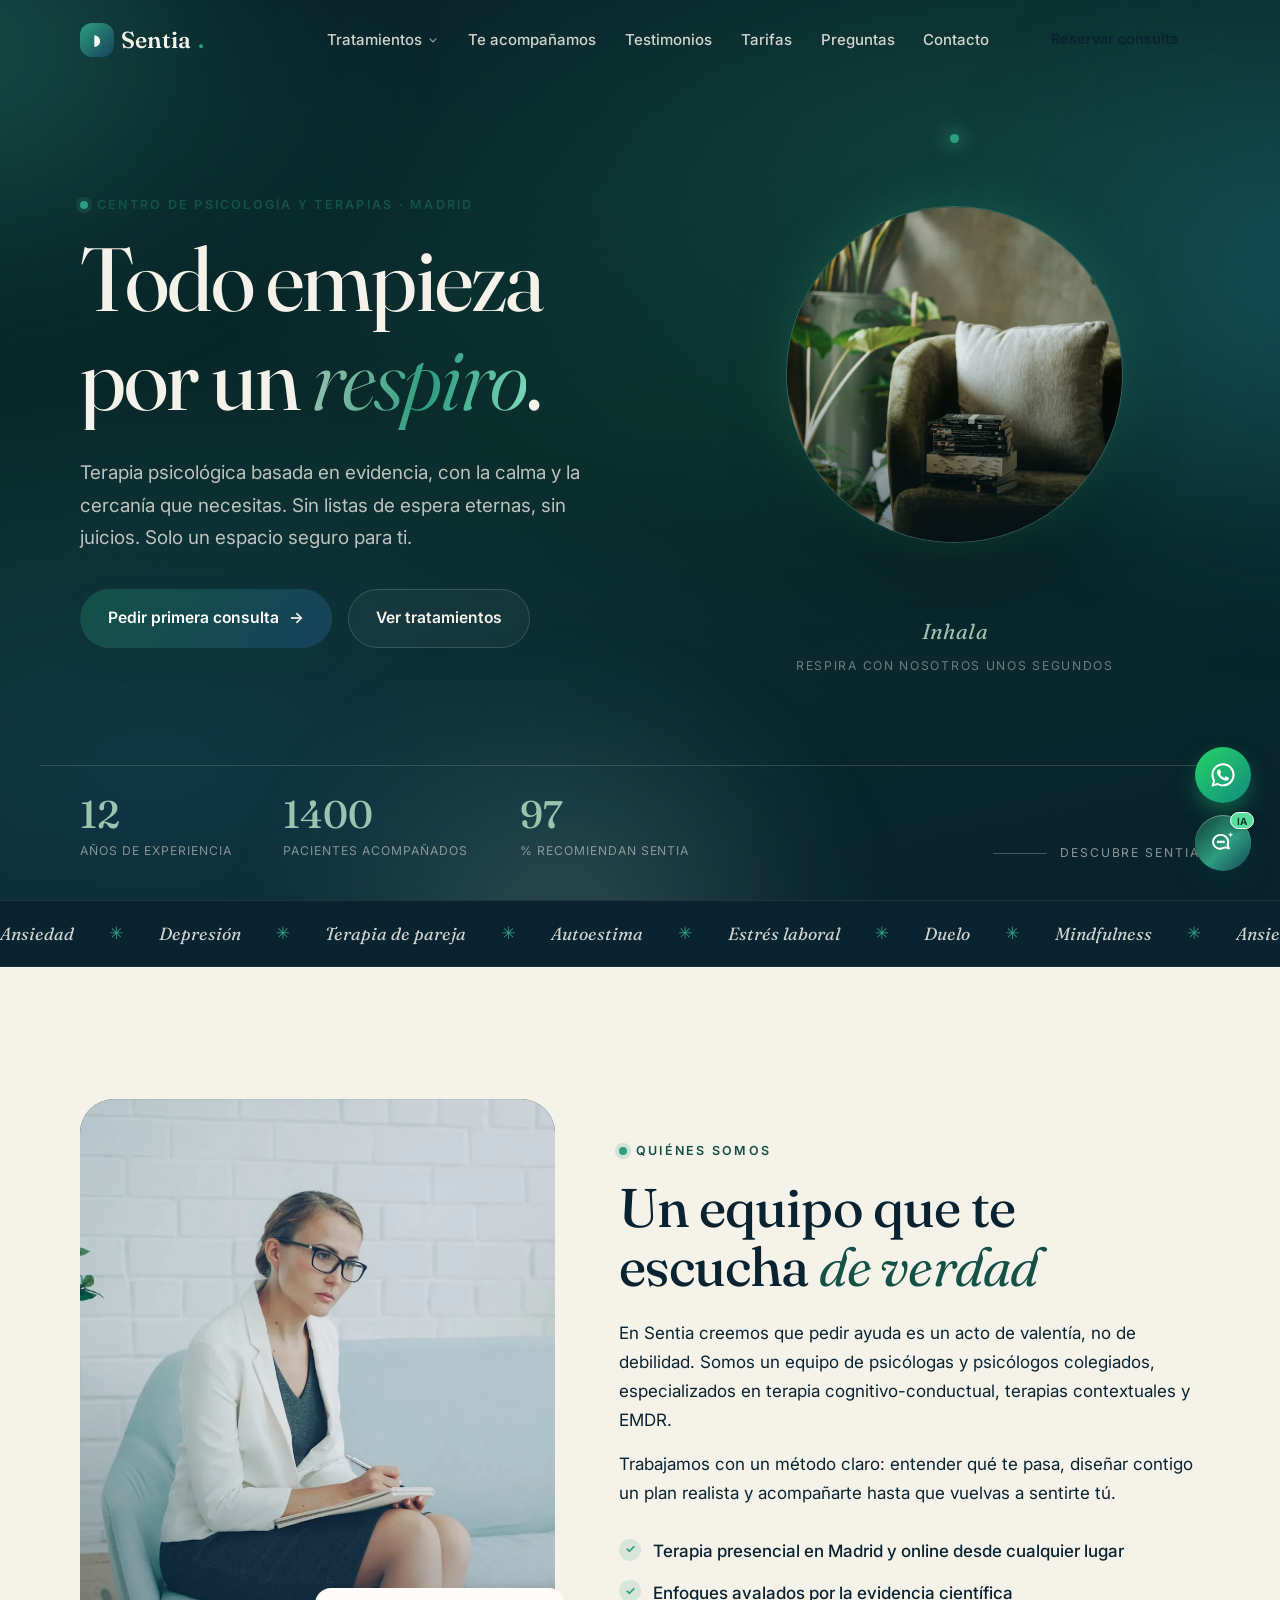
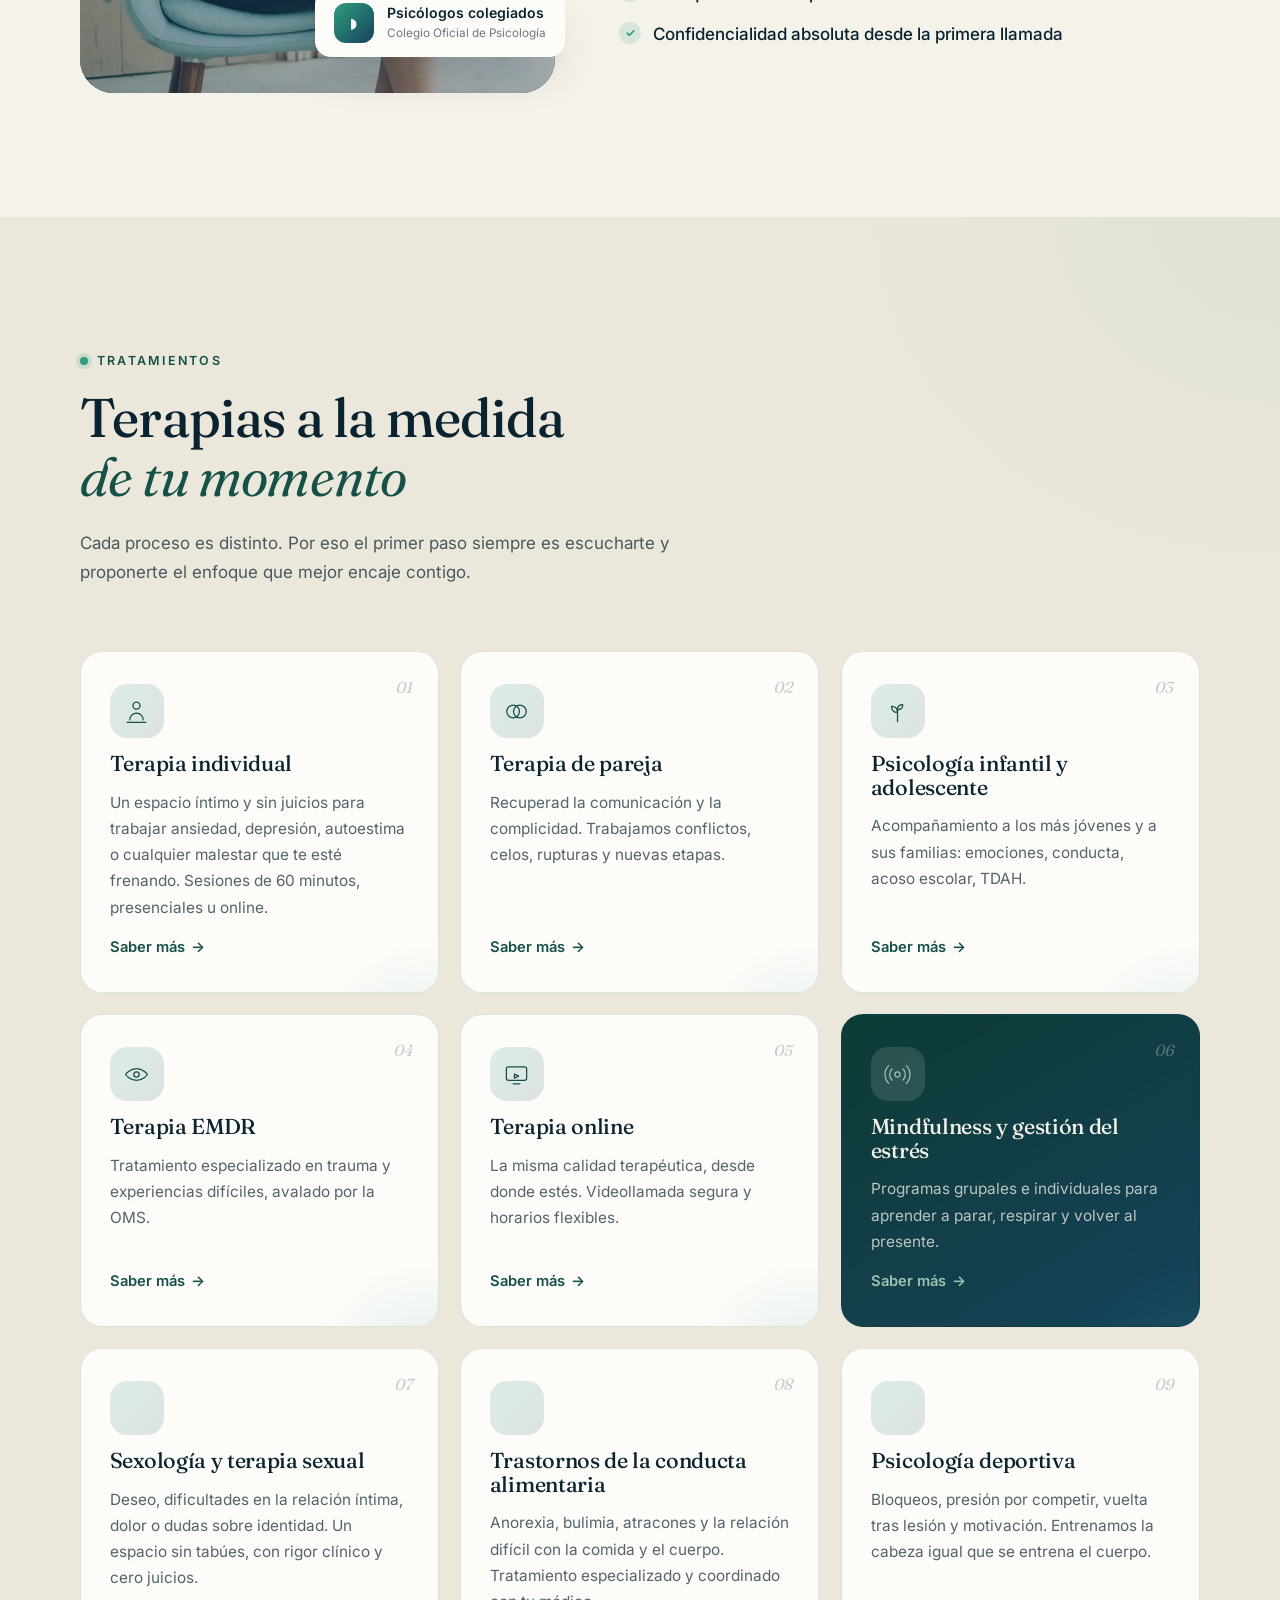
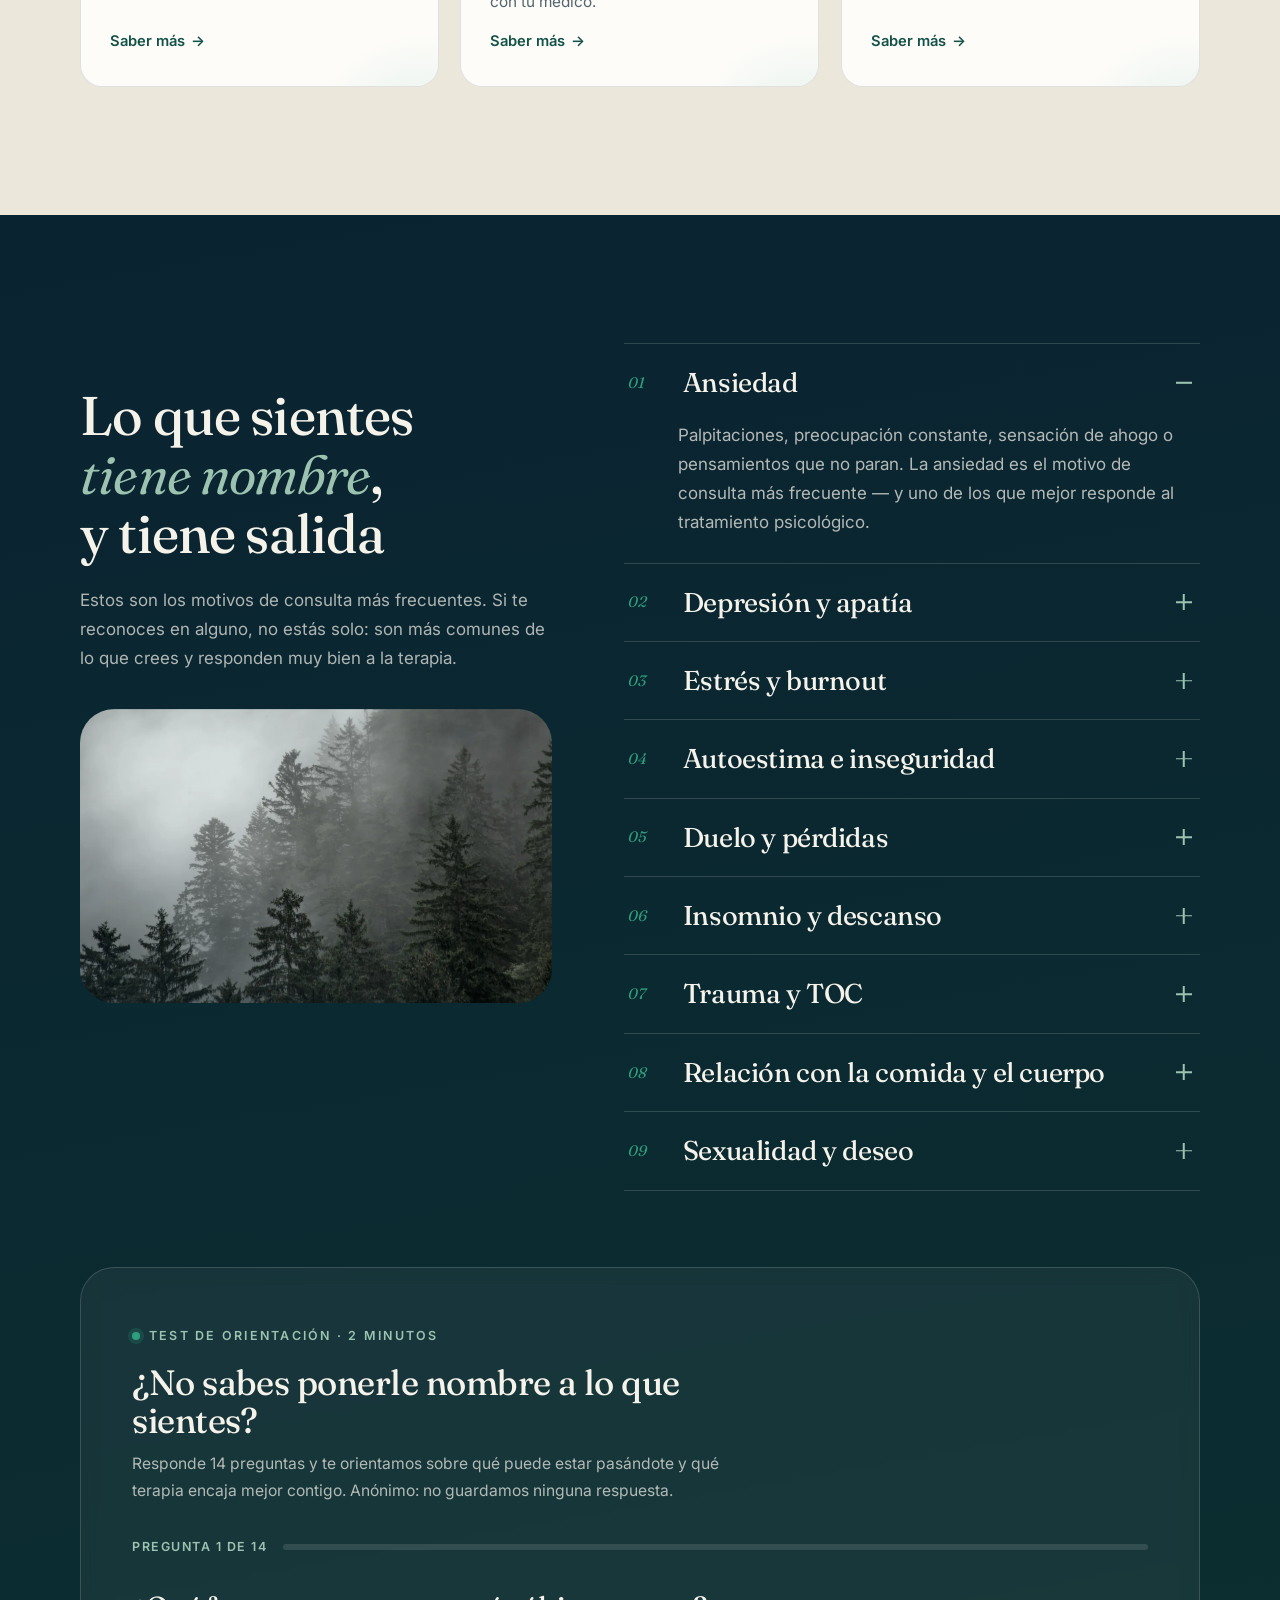
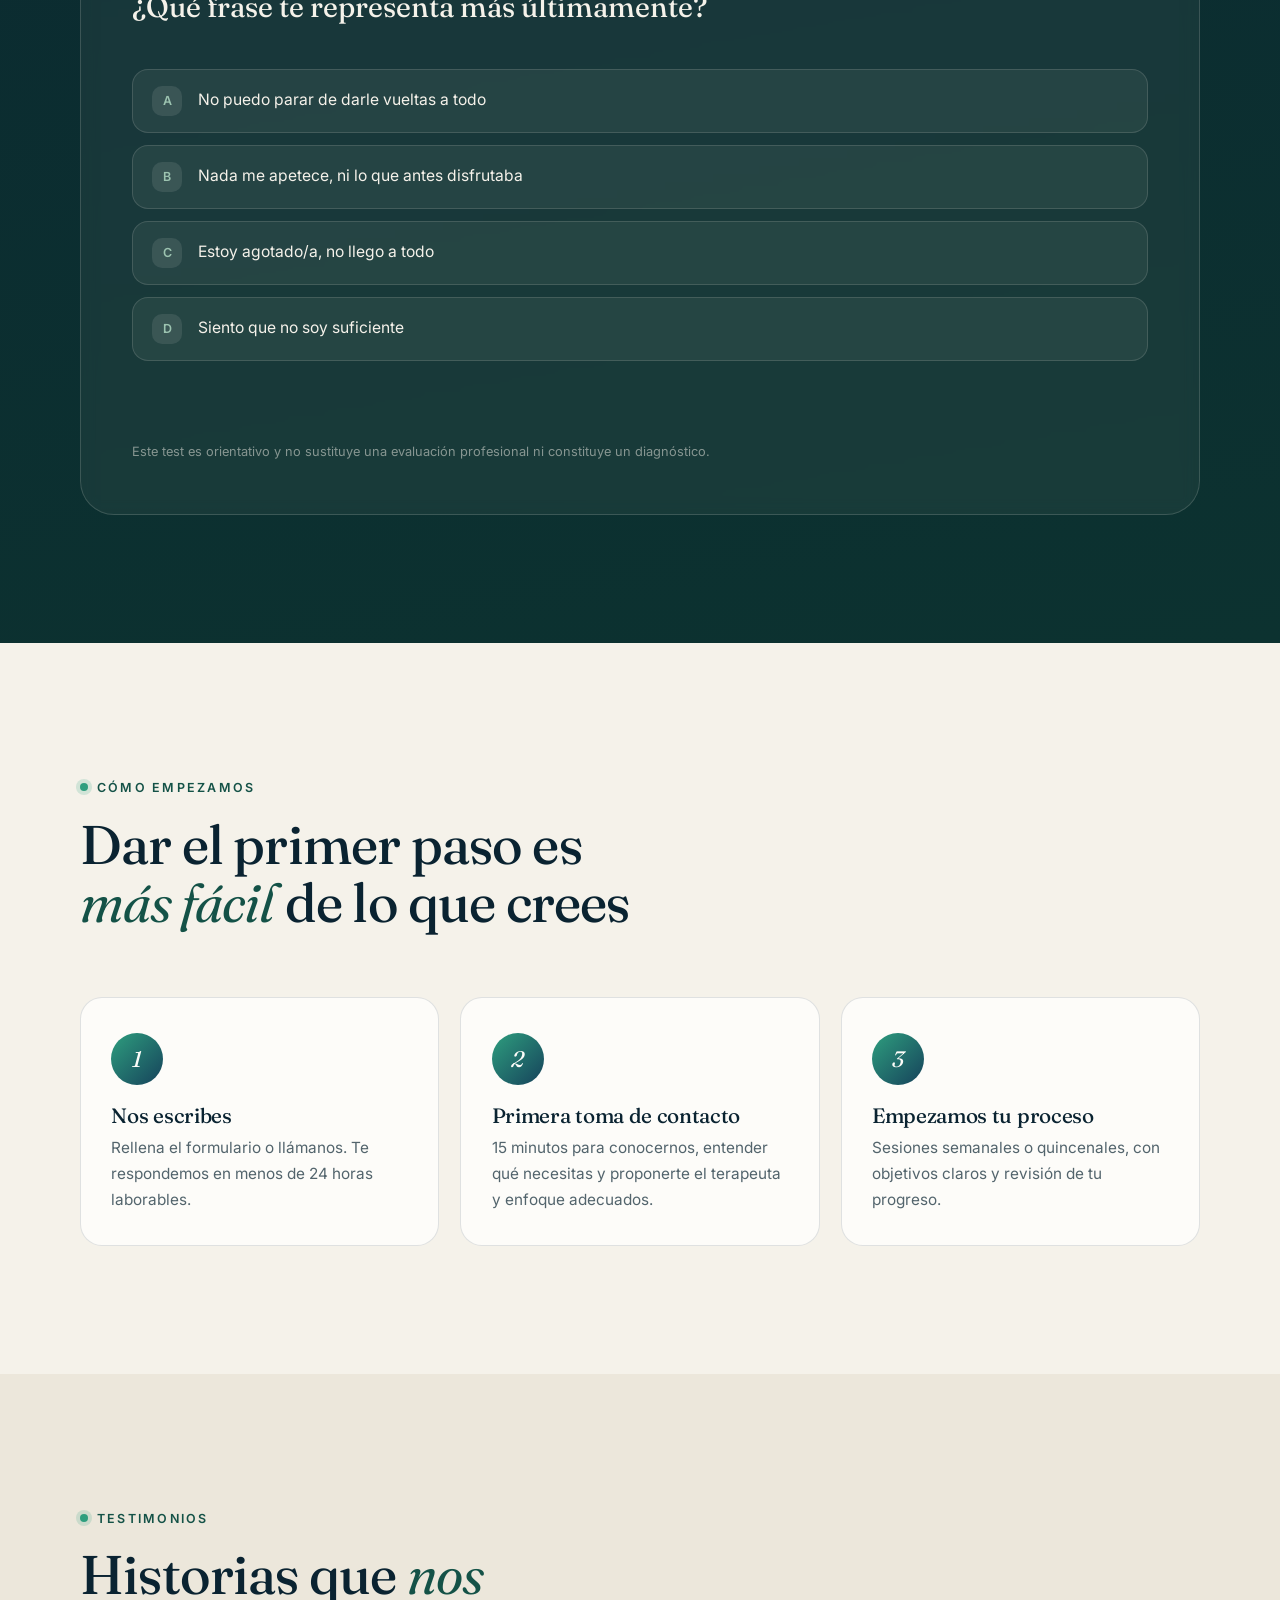
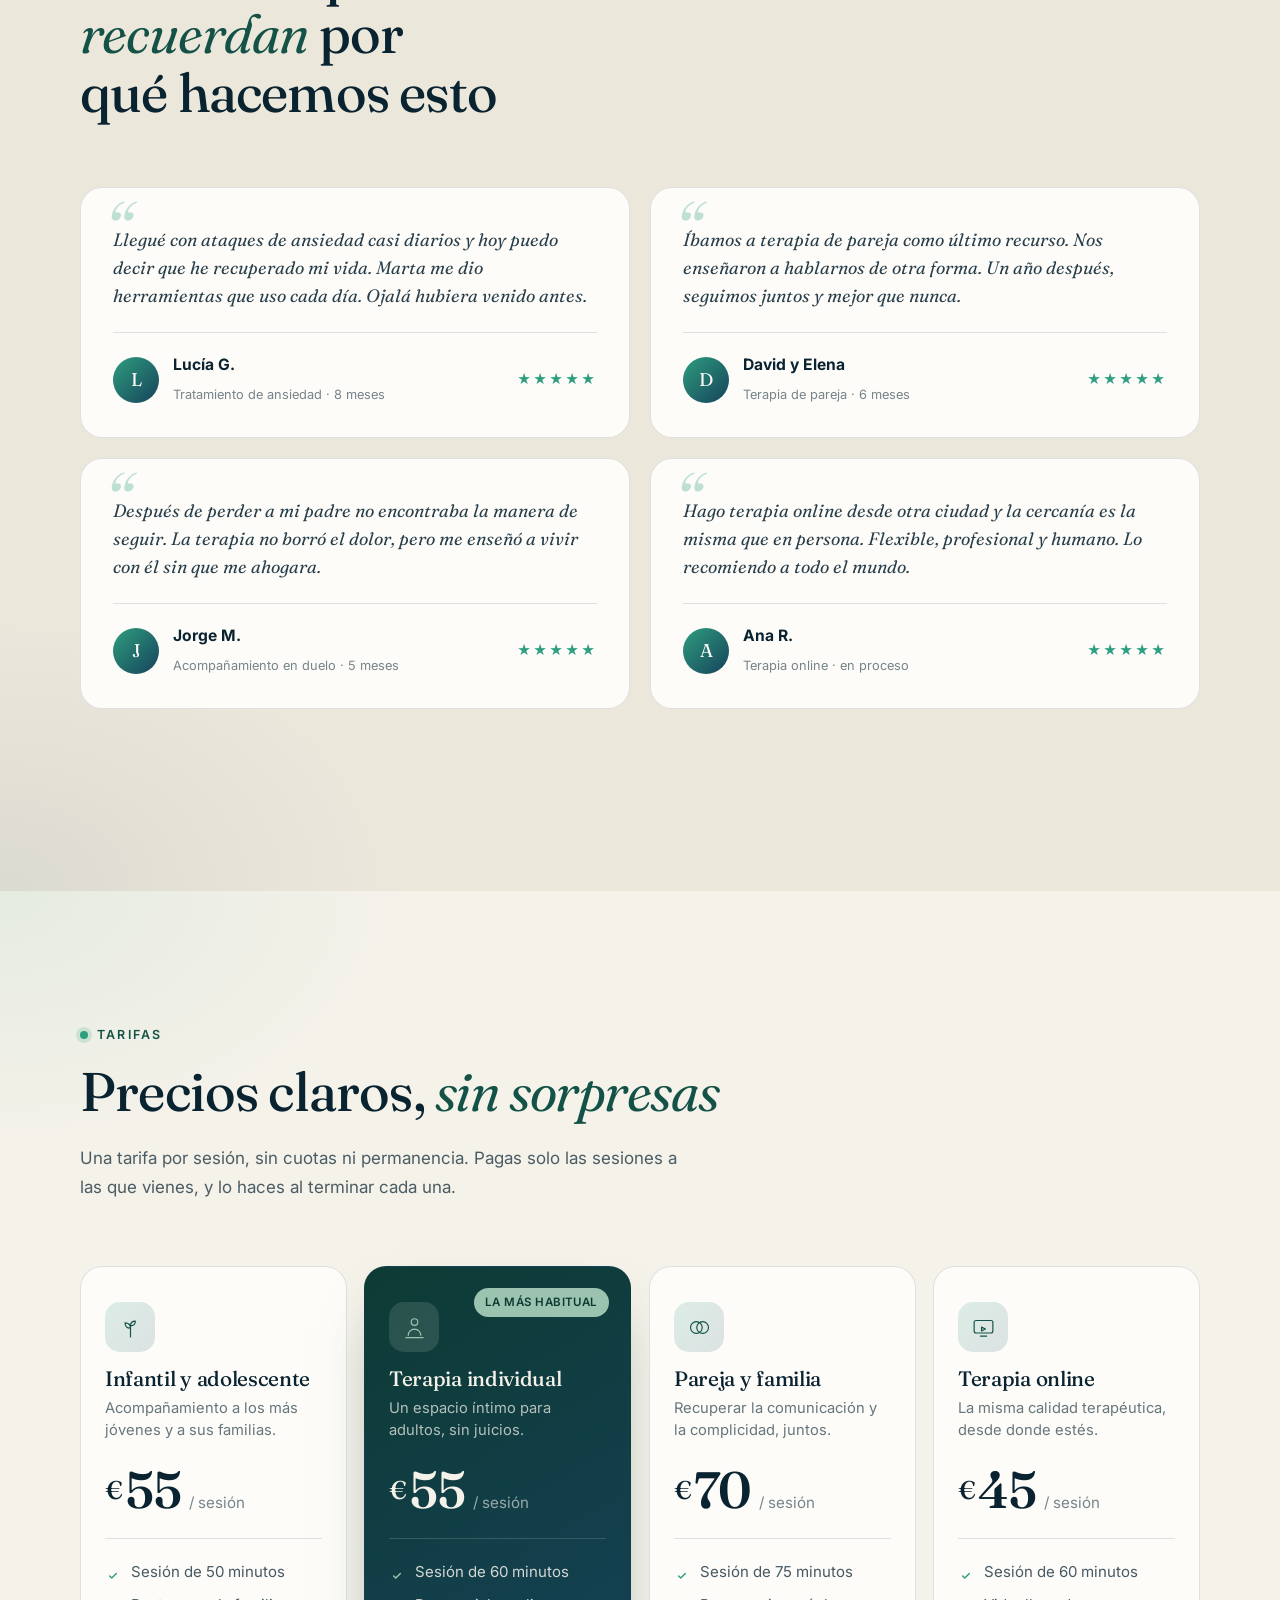
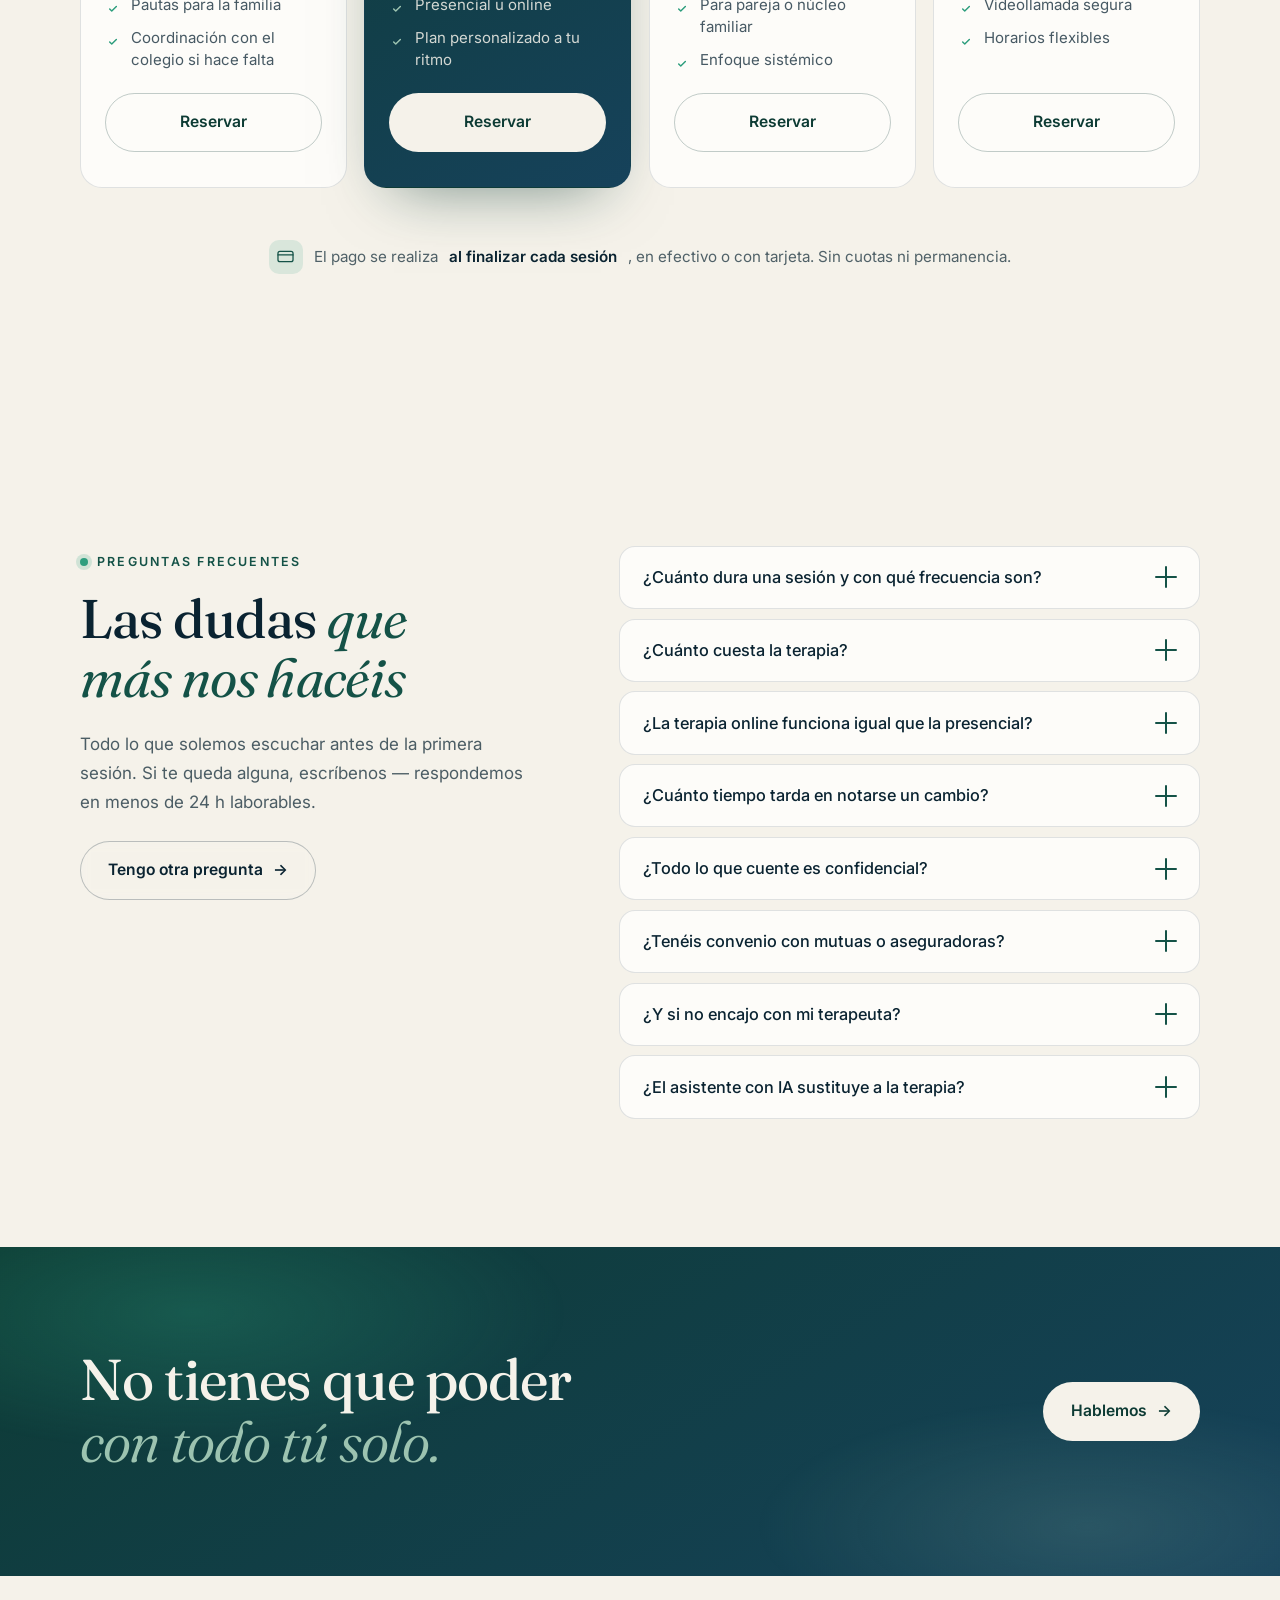
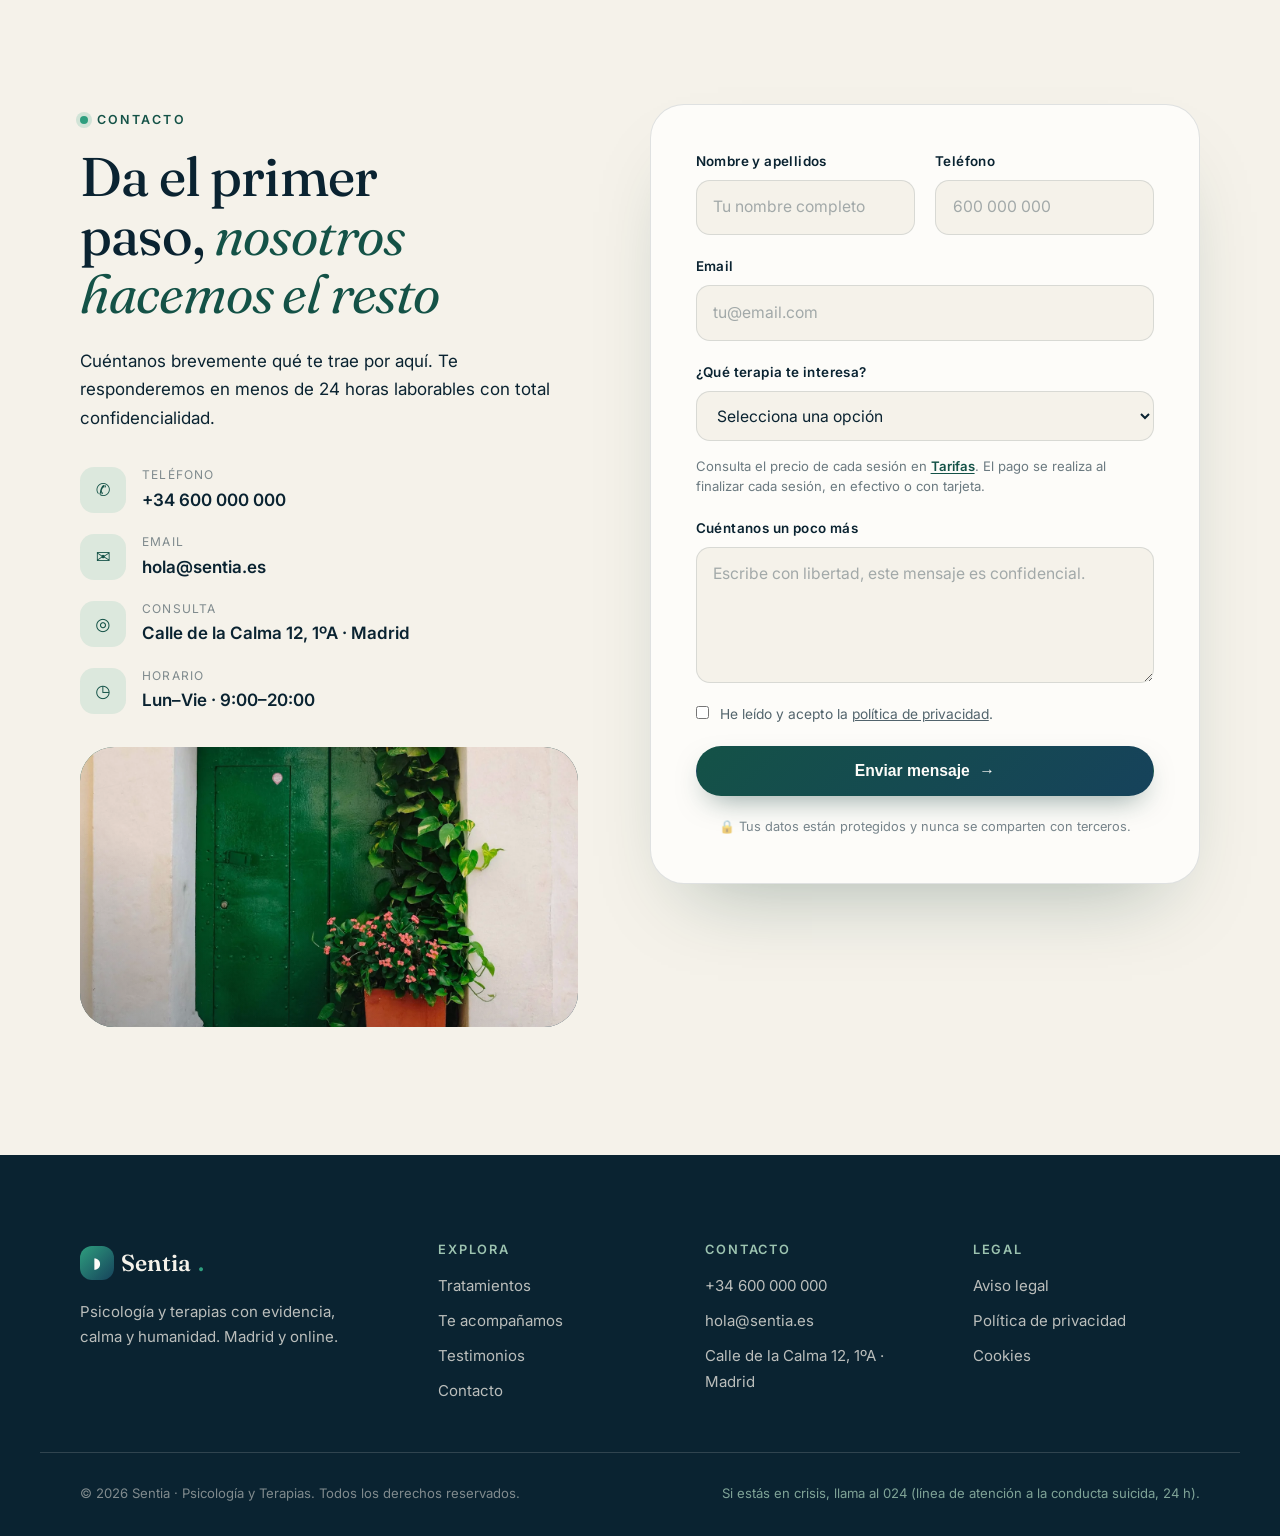
<file: index.html>
<!DOCTYPE html>
<html lang="es">
<head>
  <meta charset="UTF-8">
  <meta name="viewport" content="width=device-width, initial-scale=1.0">
  <title>Sentia · Psicología y Terapias en Madrid</title>
  <meta name="description" content="Centro de psicología y terapias en Madrid. Acompañamiento profesional para ansiedad, depresión, pareja y crecimiento personal. Sesiones presenciales y online, precio por sesión.">
  <meta name="theme-color" content="#0a2331">
  <meta name="author" content="Sentia · Psicología y Terapias">
  <link rel="canonical" href="https://sentia.es/">
  <link rel="icon" href="assets/img/favicon.svg" type="image/svg+xml">
  <link rel="apple-touch-icon" href="assets/img/favicon.svg">

  <!-- Open Graph / Facebook / LinkedIn / WhatsApp -->
  <meta property="og:type" content="website">
  <meta property="og:site_name" content="Sentia">
  <meta property="og:title" content="Sentia · Psicología y Terapias en Madrid">
  <meta property="og:description" content="Terapia psicológica basada en evidencia, con la calma y la cercanía que necesitas. Sesiones presenciales y online en Madrid.">
  <meta property="og:image" content="https://sentia.es/assets/img/hero.webp">
  <meta property="og:image:alt" content="Consulta de Sentia — butaca verde con plantas y libros en un ambiente acogedor">
  <meta property="og:locale" content="es_ES">
  <meta property="og:url" content="https://sentia.es/">

  <!-- Twitter / X -->
  <meta name="twitter:card" content="summary_large_image">
  <meta name="twitter:title" content="Sentia · Psicología y Terapias en Madrid">
  <meta name="twitter:description" content="Terapia psicológica basada en evidencia, con la calma y la cercanía que necesitas.">
  <meta name="twitter:image" content="https://sentia.es/assets/img/hero.webp">

  <!-- Schema.org (SEO local + rich snippets Google) -->
  <script type="application/ld+json">
  {
    "@context": "https://schema.org",
    "@type": ["MedicalBusiness", "LocalBusiness"],
    "name": "Sentia · Psicología y Terapias",
    "description": "Centro de psicología y terapias en Madrid. Terapia individual, de pareja, infantil, EMDR, online, mindfulness, sexología, trastornos alimentarios y psicología deportiva.",
    "url": "https://sentia.es",
    "logo": "https://sentia.es/assets/img/favicon.svg",
    "image": "https://sentia.es/assets/img/hero.webp",
    "telephone": "+34-600-000-000",
    "email": "hola@sentia.es",
    "priceRange": "€€",
    "medicalSpecialty": ["Psychiatric", "Psychotherapy", "SportsMedicine"],
    "address": {
      "@type": "PostalAddress",
      "streetAddress": "Calle de la Calma 12, 1ºA",
      "addressLocality": "Madrid",
      "addressRegion": "Madrid",
      "postalCode": "28001",
      "addressCountry": "ES"
    },
    "openingHoursSpecification": [{
      "@type": "OpeningHoursSpecification",
      "dayOfWeek": ["Monday","Tuesday","Wednesday","Thursday","Friday"],
      "opens": "09:00",
      "closes": "20:00"
    }],
    "sameAs": []
  }
  </script>

  <!-- FAQ Schema (rich snippets: Google despliega las respuestas en resultados) -->
  <script type="application/ld+json">
  {
    "@context": "https://schema.org",
    "@type": "FAQPage",
    "mainEntity": [
      { "@type": "Question", "name": "¿Cuánto dura una sesión y con qué frecuencia son?",
        "acceptedAnswer": { "@type": "Answer", "text": "Las sesiones individuales duran 60 minutos y las de pareja 75. Al principio suelen ser semanales; a partir del segundo o tercer mes muchas personas pasan a quincenales." } },
      { "@type": "Question", "name": "¿Cuánto cuesta la terapia?",
        "acceptedAnswer": { "@type": "Answer", "text": "Cada sesión tiene un precio único y transparente según el tipo de terapia, que puedes consultar en la sección de Tarifas. No hay cuotas ni permanencia: pagas solo las sesiones a las que vienes, al finalizar cada una, en efectivo o con tarjeta." } },
      { "@type": "Question", "name": "¿La terapia online funciona igual que la presencial?",
        "acceptedAnswer": { "@type": "Answer", "text": "Para la mayoría de motivos de consulta la evidencia científica muestra resultados equivalentes. Usamos videollamada cifrada." } },
      { "@type": "Question", "name": "¿Cuánto tiempo tarda en notarse un cambio?",
        "acceptedAnswer": { "@type": "Answer", "text": "La mayoría empieza a notar alivio a partir de la 4ª–6ª sesión, y cambios más estructurales entre los 3 y 6 meses." } },
      { "@type": "Question", "name": "¿Todo lo que cuente es confidencial?",
        "acceptedAnswer": { "@type": "Answer", "text": "Sí. El secreto profesional está protegido por el Código Deontológico del Colegio Oficial de Psicología y por la ley." } },
      { "@type": "Question", "name": "¿Tenéis convenio con mutuas o aseguradoras?",
        "acceptedAnswer": { "@type": "Answer", "text": "Trabajamos con las principales aseguradoras. Escríbenos con el nombre de tu compañía y confirmamos." } },
      { "@type": "Question", "name": "¿Y si no encajo con mi terapeuta?",
        "acceptedAnswer": { "@type": "Answer", "text": "Te reasignamos otro profesional del equipo sin coste ni preguntas." } },
      { "@type": "Question", "name": "¿El asistente con IA sustituye a la terapia?",
        "acceptedAnswer": { "@type": "Answer", "text": "No. Es una herramienta informativa que no hace diagnósticos, no prescribe tratamientos y no sustituye a un profesional. En crisis llamar al 024 o 112." } }
    ]
  }
  </script>

  <link rel="preconnect" href="https://fonts.googleapis.com">
  <link rel="preconnect" href="https://fonts.gstatic.com" crossorigin>
  <link href="https://fonts.googleapis.com/css2?family=Fraunces:ital,opsz,wght@0,9..144,300..700;1,9..144,300..700&family=Inter:wght@400;500;600&display=swap" rel="stylesheet">

  <link rel="stylesheet" href="styles.css?v=20260820">

  <script defer src="lib/gsap.min.js"></script>
  <script defer src="lib/ScrollTrigger.min.js"></script>
  <script defer src="lib/manifest.js"></script>
  <script defer src="main.js?v=20260722a"></script>
  <script defer src="chat.js?v=20260820"></script>
</head>
<body>

  <a class="skip-link" href="#main">Saltar al contenido</a>

  <!-- ============ NAV ============ -->
  <header class="nav" id="top">
    <div class="nav-inner">
      <a class="nav-logo" href="#top" aria-label="Sentia — inicio">
        <span class="nav-logo-mark" aria-hidden="true">◗</span>
        Sentia<em>.</em>
      </a>
      <nav class="nav-links" aria-label="Navegación principal">
        <div class="nav-item has-menu">
          <a href="#tratamientos" class="nav-trigger" aria-haspopup="true" aria-expanded="false">
            Tratamientos
            <svg class="nav-caret" viewBox="0 0 20 20" fill="none" stroke="currentColor" stroke-width="2" stroke-linecap="round" stroke-linejoin="round" aria-hidden="true"><path d="M5 8l5 5 5-5"/></svg>
          </a>
          <div class="nav-menu" role="menu">
            <div class="nav-menu-grid">
              <a role="menuitem" href="terapias/individual.html">
                <span class="nm-icon" aria-hidden="true"><svg viewBox="0 0 32 32" fill="none" stroke="currentColor" stroke-width="1.5" stroke-linecap="round" stroke-linejoin="round"><circle cx="16" cy="9" r="4.2"/><path d="M8 26c0-4.4 3.6-8 8-8s8 3.6 8 8"/><path d="M5 29h22"/></svg></span>
                <span class="nm-txt"><strong>Terapia individual</strong><small>Ansiedad, depresión, autoestima</small></span>
              </a>
              <a role="menuitem" href="terapias/pareja.html">
                <span class="nm-icon" aria-hidden="true"><svg viewBox="0 0 32 32" fill="none" stroke="currentColor" stroke-width="1.5" stroke-linecap="round" stroke-linejoin="round"><circle cx="12" cy="16" r="7.5"/><circle cx="20" cy="16" r="7.5"/></svg></span>
                <span class="nm-txt"><strong>Terapia de pareja</strong><small>Comunicación, conflictos, crisis</small></span>
              </a>
              <a role="menuitem" href="terapias/infantil.html">
                <span class="nm-icon" aria-hidden="true"><svg viewBox="0 0 32 32" fill="none" stroke="currentColor" stroke-width="1.5" stroke-linecap="round" stroke-linejoin="round"><path d="M16 28V13"/><path d="M16 17c-5 0-7-3-7-7 4 0 7 2.5 7 7z"/><path d="M16 14c4.4 0 6.2-2.6 6.2-6.2C18.4 7.8 16 10 16 14z"/></svg></span>
                <span class="nm-txt"><strong>Infantil y adolescente</strong><small>Emociones, conducta, familia</small></span>
              </a>
              <a role="menuitem" href="terapias/emdr.html">
                <span class="nm-icon" aria-hidden="true"><svg viewBox="0 0 32 32" fill="none" stroke="currentColor" stroke-width="1.5" stroke-linecap="round" stroke-linejoin="round"><path d="M3 16s5-7 13-7 13 7 13 7-5 7-13 7S3 16 3 16z"/><circle cx="16" cy="16" r="3.2"/></svg></span>
                <span class="nm-txt"><strong>EMDR</strong><small>Trauma y experiencias difíciles</small></span>
              </a>
              <a role="menuitem" href="terapias/online.html">
                <span class="nm-icon" aria-hidden="true"><svg viewBox="0 0 32 32" fill="none" stroke="currentColor" stroke-width="1.5" stroke-linecap="round" stroke-linejoin="round"><rect x="4" y="7" width="24" height="16" rx="2.5"/><path d="M12 27h8"/><path d="M13.5 15.5l5 2.5-5 2.5z"/></svg></span>
                <span class="nm-txt"><strong>Terapia online</strong><small>Desde donde estés</small></span>
              </a>
              <a role="menuitem" href="terapias/mindfulness.html">
                <span class="nm-icon" aria-hidden="true"><svg viewBox="0 0 32 32" fill="none" stroke="currentColor" stroke-width="1.5" stroke-linecap="round" stroke-linejoin="round"><circle cx="16" cy="16" r="3"/><path d="M9.5 22.5a9 9 0 010-13"/><path d="M22.5 9.5a9 9 0 010 13"/></svg></span>
                <span class="nm-txt"><strong>Mindfulness</strong><small>Estrés y gestión emocional</small></span>
              </a>
              <a role="menuitem" href="terapias/sexologia.html">
                <span class="nm-icon" aria-hidden="true"><svg viewBox="0 0 32 32" fill="none" stroke="currentColor" stroke-width="1.5" stroke-linecap="round" stroke-linejoin="round"><path d="M16 27S5 20 5 13.5A6 6 0 0116 10a6 6 0 0111 3.5C27 20 16 27 16 27z"/><path d="M10.5 16h3l2-3.2 2 6 2-2.8h2.5"/></svg></span>
                <span class="nm-txt"><strong>Sexología</strong><small>Deseo, dificultades, identidad</small></span>
              </a>
              <a role="menuitem" href="terapias/alimentacion.html">
                <span class="nm-icon" aria-hidden="true"><svg viewBox="0 0 32 32" fill="none" stroke="currentColor" stroke-width="1.5" stroke-linecap="round" stroke-linejoin="round"><circle cx="16" cy="16" r="11.5"/><path d="M16 22s-4.6-3-4.6-6.1A2.9 2.9 0 0116 14.3a2.9 2.9 0 014.6-.4c0 3.1-4.6 8.1-4.6 8.1z"/></svg></span>
                <span class="nm-txt"><strong>T. alimentarios</strong><small>Anorexia, bulimia, atracones</small></span>
              </a>
              <a role="menuitem" href="terapias/deportiva.html">
                <span class="nm-icon" aria-hidden="true"><svg viewBox="0 0 32 32" fill="none" stroke="currentColor" stroke-width="1.5" stroke-linecap="round" stroke-linejoin="round"><circle cx="16" cy="19" r="9.5"/><path d="M16 19v-5.5"/><path d="M12.5 4h7"/><path d="M16 4v5.5"/></svg></span>
                <span class="nm-txt"><strong>Deportiva</strong><small>Presión, lesión, motivación</small></span>
              </a>
            </div>
            <a class="nav-menu-foot" href="#tratamientos">Ver el resumen en la portada <span aria-hidden="true">→</span></a>
          </div>
        </div>
        <a href="#acompanamos">Te acompañamos</a>
        <a href="#testimonios">Testimonios</a>
        <a href="#tarifas">Tarifas</a>
        <a href="#faq">Preguntas</a>
        <a href="#contacto">Contacto</a>
      </nav>
      <a class="btn btn-nav" href="#contacto">Reservar consulta</a>
      <button class="nav-toggle" aria-label="Abrir menú" aria-expanded="false">
        <span></span><span></span>
      </button>
    </div>
  </header>

  <div class="mobile-menu" hidden>
    <details class="mm-group">
      <summary>Tratamientos<span class="mm-caret" aria-hidden="true">▾</span></summary>
      <div class="mm-sub">
        <a href="terapias/individual.html">Terapia individual</a>
        <a href="terapias/pareja.html">Terapia de pareja</a>
        <a href="terapias/infantil.html">Infantil y adolescente</a>
        <a href="terapias/emdr.html">EMDR</a>
        <a href="terapias/online.html">Terapia online</a>
        <a href="terapias/mindfulness.html">Mindfulness</a>
        <a href="terapias/sexologia.html">Sexología</a>
        <a href="terapias/alimentacion.html">Trastornos alimentarios</a>
        <a href="terapias/deportiva.html">Deportiva</a>
      </div>
    </details>
    <a href="#acompanamos">Te acompañamos</a>
    <a href="#testimonios">Testimonios</a>
    <a href="#tarifas">Tarifas</a>
    <a href="#faq">Preguntas</a>
    <a href="#contacto">Contacto</a>
    <a class="btn btn-solid" href="#contacto">Reservar consulta</a>
  </div>

  <main id="main">

    <!-- ============ HERO · "El primer respiro" ============ -->
    <section class="hero" id="hero">
      <div class="hero-field" aria-hidden="true">
        <span class="aurora aurora-1"></span>
        <span class="aurora aurora-2"></span>
        <span class="aurora aurora-3"></span>
      </div>
      <div class="hero-grain" aria-hidden="true"></div>
      <div class="hero-cursor" aria-hidden="true"></div>

      <div class="hero-inner">
        <div class="hero-copy">
          <p class="eyebrow hero-fade" data-delay="0"><span class="eyebrow-dot" aria-hidden="true"></span>Centro de psicología y terapias · Madrid</p>
          <h1 class="hero-title">
            <span class="line"><span class="line-i">Todo empieza</span></span>
            <span class="line"><span class="line-i">por un <em>respiro</em>.</span></span>
          </h1>
          <p class="hero-sub hero-fade" data-delay="1">Terapia psicológica basada en evidencia, con la calma y la cercanía que necesitas. Sin listas de espera eternas, sin juicios. Solo un espacio seguro para ti.</p>
          <div class="hero-cta hero-fade" data-delay="2">
            <a class="btn btn-solid magnetic" href="#contacto">Pedir primera consulta<span class="btn-arrow" aria-hidden="true">→</span></a>
            <a class="btn btn-ghost magnetic" href="#tratamientos">Ver tratamientos</a>
          </div>
        </div>

        <!-- Orbe que respira: 4s inhalar · 1,5s sostener · 5,5s exhalar -->
        <div class="hero-breath hero-fade" data-delay="1">
          <div class="breath-stage">
            <span class="breath-ring" aria-hidden="true"></span>
            <span class="breath-ring" aria-hidden="true"></span>
            <span class="breath-ring" aria-hidden="true"></span>
            <span class="breath-orbit" aria-hidden="true"><i></i></span>
            <figure class="breath-core">
              <img src="assets/img/hero.webp" alt="Butaca verde con libros y plantas, el ambiente acogedor de la consulta de Sentia" width="900" height="1125" fetchpriority="high">
              <span class="breath-sheen" aria-hidden="true"></span>
            </figure>
          </div>
          <p class="breath-guide">
            <span class="breath-phase">Inhala</span>
            <small>Respira con nosotros unos segundos</small>
          </p>
        </div>
      </div>

      <div class="hero-foot hero-fade" data-delay="3">
        <ul class="hero-stats">
          <li><strong data-counter="12">0</strong><span>años de experiencia</span></li>
          <li><strong data-counter="1400">0</strong><span>pacientes acompañados</span></li>
          <li><strong data-counter="97">0</strong><span>% recomiendan Sentia</span></li>
        </ul>
        <a class="hero-scroll" href="#acompanamos">
          <span class="hero-scroll-track" aria-hidden="true"><i></i></span>
          Descubre Sentia
        </a>
      </div>
    </section>

    <!-- ============ MARQUEE ============ -->
    <div class="marquee" aria-hidden="true">
      <div class="marquee-track">
        <span>Ansiedad</span><i>✳</i><span>Depresión</span><i>✳</i><span>Terapia de pareja</span><i>✳</i><span>Autoestima</span><i>✳</i><span>Estrés laboral</span><i>✳</i><span>Duelo</span><i>✳</i><span>Mindfulness</span><i>✳</i>
        <span>Ansiedad</span><i>✳</i><span>Depresión</span><i>✳</i><span>Terapia de pareja</span><i>✳</i><span>Autoestima</span><i>✳</i><span>Estrés laboral</span><i>✳</i><span>Duelo</span><i>✳</i><span>Mindfulness</span><i>✳</i>
      </div>
    </div>

    <!-- ============ INTRO EDITORIAL ============ -->
    <section class="intro">
      <div class="container intro-grid">
        <div class="intro-media reveal">
          <figure class="ph ph-tall has-img">
            <img src="assets/img/equipo.webp" alt="Terapeuta tomando notas durante una sesión en la consulta" width="900" height="1125" loading="lazy">
          </figure>
          <div class="intro-badge">
            <span aria-hidden="true">◗</span>
            <p>Psicólogos colegiados<br><small>Colegio Oficial de Psicología</small></p>
          </div>
        </div>
        <div class="intro-copy">
          <p class="eyebrow reveal"><span class="eyebrow-dot" aria-hidden="true"></span>Quiénes somos</p>
          <h2 class="section-title reveal">Un equipo que te escucha <em>de verdad</em></h2>
          <p class="reveal">En Sentia creemos que pedir ayuda es un acto de valentía, no de debilidad. Somos un equipo de psicólogas y psicólogos colegiados, especializados en terapia cognitivo-conductual, terapias contextuales y EMDR.</p>
          <p class="reveal">Trabajamos con un método claro: entender qué te pasa, diseñar contigo un plan realista y acompañarte hasta que vuelvas a sentirte tú.</p>
          <ul class="check-list reveal">
            <li>Terapia presencial en Madrid y online desde cualquier lugar</li>
            <li>Enfoques avalados por la evidencia científica</li>
            <li>Confidencialidad absoluta desde la primera llamada</li>
          </ul>
        </div>
      </div>
    </section>

    <!-- ============ TRATAMIENTOS ============ -->
    <section class="treatments" id="tratamientos">
      <div class="container">
        <div class="section-head">
          <p class="eyebrow reveal"><span class="eyebrow-dot" aria-hidden="true"></span>Tratamientos</p>
          <h2 class="section-title reveal">Terapias a la medida <em>de tu momento</em></h2>
          <p class="section-lead reveal">Cada proceso es distinto. Por eso el primer paso siempre es escucharte y proponerte el enfoque que mejor encaje contigo.</p>
        </div>

        <div class="bento">
          <article class="bento-card bento-lg" data-tilt>
            <span class="bento-num" aria-hidden="true">01</span>
            <span class="bento-icon" aria-hidden="true"><svg viewBox="0 0 32 32" fill="none" stroke="currentColor" stroke-width="1.5" stroke-linecap="round" stroke-linejoin="round"><circle cx="16" cy="9" r="4.2"/><path d="M8 26c0-4.4 3.6-8 8-8s8 3.6 8 8"/><path d="M5 29h22"/></svg></span>
            <h3>Terapia individual</h3>
            <p>Un espacio íntimo y sin juicios para trabajar ansiedad, depresión, autoestima o cualquier malestar que te esté frenando. Sesiones de 60 minutos, presenciales u online.</p>
            <a class="bento-link" href="terapias/individual.html">Saber más<span aria-hidden="true">→</span></a>
          </article>
          <article class="bento-card" data-tilt>
            <span class="bento-num" aria-hidden="true">02</span>
            <span class="bento-icon" aria-hidden="true"><svg viewBox="0 0 32 32" fill="none" stroke="currentColor" stroke-width="1.5" stroke-linecap="round" stroke-linejoin="round"><circle cx="12" cy="16" r="7.5"/><circle cx="20" cy="16" r="7.5"/></svg></span>
            <h3>Terapia de pareja</h3>
            <p>Recuperad la comunicación y la complicidad. Trabajamos conflictos, celos, rupturas y nuevas etapas.</p>
            <a class="bento-link" href="terapias/pareja.html">Saber más<span aria-hidden="true">→</span></a>
          </article>
          <article class="bento-card" data-tilt>
            <span class="bento-num" aria-hidden="true">03</span>
            <span class="bento-icon" aria-hidden="true"><svg viewBox="0 0 32 32" fill="none" stroke="currentColor" stroke-width="1.5" stroke-linecap="round" stroke-linejoin="round"><path d="M16 28V13"/><path d="M16 17c-5 0-7-3-7-7 4 0 7 2.5 7 7z"/><path d="M16 14c4.4 0 6.2-2.6 6.2-6.2C18.4 7.8 16 10 16 14z"/></svg></span>
            <h3>Psicología infantil y adolescente</h3>
            <p>Acompañamiento a los más jóvenes y a sus familias: emociones, conducta, acoso escolar, TDAH.</p>
            <a class="bento-link" href="terapias/infantil.html">Saber más<span aria-hidden="true">→</span></a>
          </article>
          <article class="bento-card" data-tilt>
            <span class="bento-num" aria-hidden="true">04</span>
            <span class="bento-icon" aria-hidden="true"><svg viewBox="0 0 32 32" fill="none" stroke="currentColor" stroke-width="1.5" stroke-linecap="round" stroke-linejoin="round"><path d="M3 16s5-7 13-7 13 7 13 7-5 7-13 7S3 16 3 16z"/><circle cx="16" cy="16" r="3.2"/></svg></span>
            <h3>Terapia EMDR</h3>
            <p>Tratamiento especializado en trauma y experiencias difíciles, avalado por la OMS.</p>
            <a class="bento-link" href="terapias/emdr.html">Saber más<span aria-hidden="true">→</span></a>
          </article>
          <article class="bento-card" data-tilt>
            <span class="bento-num" aria-hidden="true">05</span>
            <span class="bento-icon" aria-hidden="true"><svg viewBox="0 0 32 32" fill="none" stroke="currentColor" stroke-width="1.5" stroke-linecap="round" stroke-linejoin="round"><rect x="4" y="7" width="24" height="16" rx="2.5"/><path d="M12 27h8"/><path d="M13.5 15.5l5 2.5-5 2.5z"/></svg></span>
            <h3>Terapia online</h3>
            <p>La misma calidad terapéutica, desde donde estés. Videollamada segura y horarios flexibles.</p>
            <a class="bento-link" href="terapias/online.html">Saber más<span aria-hidden="true">→</span></a>
          </article>
          <article class="bento-card bento-accent" data-tilt>
            <span class="bento-num" aria-hidden="true">06</span>
            <span class="bento-icon" aria-hidden="true"><svg viewBox="0 0 32 32" fill="none" stroke="currentColor" stroke-width="1.5" stroke-linecap="round" stroke-linejoin="round"><circle cx="16" cy="16" r="3"/><path d="M9.5 22.5a9 9 0 010-13"/><path d="M22.5 9.5a9 9 0 010 13"/><path d="M5.5 26.5a15 15 0 010-21"/><path d="M26.5 5.5a15 15 0 010 21"/></svg></span>
            <h3>Mindfulness y gestión del estrés</h3>
            <p>Programas grupales e individuales para aprender a parar, respirar y volver al presente.</p>
            <a class="bento-link" href="terapias/mindfulness.html">Saber más<span aria-hidden="true">→</span></a>
          </article>
          <article class="bento-card" data-tilt>
            <span class="bento-num" aria-hidden="true">07</span>
            <span class="bento-icon" aria-hidden="true"><svg viewBox="0 0 32 32" fill="none" stroke="currentColor" stroke-width="1.5" stroke-linecap="round" stroke-linejoin="round"><path d="M16 27S5 20 5 13.5A6 6 0 0116 10a6 6 0 0111 3.5C27 20 16 27 16 27z"/><path d="M10.5 16h3l2-3.2 2 6 2-2.8h2.5"/></svg></span>
            <h3>Sexología y terapia sexual</h3>
            <p>Deseo, dificultades en la relación íntima, dolor o dudas sobre identidad. Un espacio sin tabúes, con rigor clínico y cero juicios.</p>
            <a class="bento-link" href="terapias/sexologia.html">Saber más<span aria-hidden="true">→</span></a>
          </article>
          <article class="bento-card" data-tilt>
            <span class="bento-num" aria-hidden="true">08</span>
            <span class="bento-icon" aria-hidden="true"><svg viewBox="0 0 32 32" fill="none" stroke="currentColor" stroke-width="1.5" stroke-linecap="round" stroke-linejoin="round"><circle cx="16" cy="16" r="11.5"/><path d="M16 22s-4.6-3-4.6-6.1A2.9 2.9 0 0116 14.3a2.9 2.9 0 014.6-.4c0 3.1-4.6 8.1-4.6 8.1z"/></svg></span>
            <h3>Trastornos de la conducta alimentaria</h3>
            <p>Anorexia, bulimia, atracones y la relación difícil con la comida y el cuerpo. Tratamiento especializado y coordinado con tu médico.</p>
            <a class="bento-link" href="terapias/alimentacion.html">Saber más<span aria-hidden="true">→</span></a>
          </article>
          <article class="bento-card" data-tilt>
            <span class="bento-num" aria-hidden="true">09</span>
            <span class="bento-icon" aria-hidden="true"><svg viewBox="0 0 32 32" fill="none" stroke="currentColor" stroke-width="1.5" stroke-linecap="round" stroke-linejoin="round"><circle cx="16" cy="19" r="9.5"/><path d="M16 19v-5.5"/><path d="M12.5 4h7"/><path d="M16 4v5.5"/></svg></span>
            <h3>Psicología deportiva</h3>
            <p>Bloqueos, presión por competir, vuelta tras lesión y motivación. Entrenamos la cabeza igual que se entrena el cuerpo.</p>
            <a class="bento-link" href="terapias/deportiva.html">Saber más<span aria-hidden="true">→</span></a>
          </article>
        </div>
      </div>
    </section>

    <!-- ============ PROBLEMAS COMUNES ============ -->
    <section class="problems" id="acompanamos">
      <div class="container problems-grid">
        <div class="problems-intro">
          <p class="eyebrow eyebrow-light reveal"><span class="eyebrow-dot" aria-hidden="true"></span>Te acompañamos con</p>
          <h2 class="section-title reveal">Lo que sientes <em>tiene nombre</em>, y tiene salida</h2>
          <p class="section-lead reveal">Estos son los motivos de consulta más frecuentes. Si te reconoces en alguno, no estás solo: son más comunes de lo que crees y responden muy bien a la terapia.</p>
          <figure class="ph ph-wide has-img reveal">
            <img src="assets/img/calma.webp" alt="Bosque de pinos entre la niebla, en tonos verdes oscuros" width="1400" height="875" loading="lazy">
          </figure>
        </div>

        <div class="accordion" role="list">
          <details class="acc-item" open>
            <summary><span class="acc-num">01</span><h3>Ansiedad</h3><span class="acc-plus" aria-hidden="true"></span></summary>
            <div class="acc-body"><p>Palpitaciones, preocupación constante, sensación de ahogo o pensamientos que no paran. La ansiedad es el motivo de consulta más frecuente — y uno de los que mejor responde al tratamiento psicológico.</p></div>
          </details>
          <details class="acc-item">
            <summary><span class="acc-num">02</span><h3>Depresión y apatía</h3><span class="acc-plus" aria-hidden="true"></span></summary>
            <div class="acc-body"><p>Tristeza persistente, falta de energía, pérdida de interés por lo que antes disfrutabas. Te ayudamos a recuperar el sentido y las ganas, paso a paso.</p></div>
          </details>
          <details class="acc-item">
            <summary><span class="acc-num">03</span><h3>Estrés y burnout</h3><span class="acc-plus" aria-hidden="true"></span></summary>
            <div class="acc-body"><p>Agotamiento físico y mental, irritabilidad, insomnio. Cuando el trabajo o las responsabilidades te desbordan, aprender a gestionarlo cambia tu vida entera.</p></div>
          </details>
          <details class="acc-item">
            <summary><span class="acc-num">04</span><h3>Autoestima e inseguridad</h3><span class="acc-plus" aria-hidden="true"></span></summary>
            <div class="acc-body"><p>Autoexigencia, autocrítica constante, miedo al rechazo. Trabajamos la relación más importante de tu vida: la que tienes contigo.</p></div>
          </details>
          <details class="acc-item">
            <summary><span class="acc-num">05</span><h3>Duelo y pérdidas</h3><span class="acc-plus" aria-hidden="true"></span></summary>
            <div class="acc-body"><p>La pérdida de un ser querido, una ruptura o un cambio vital importante. Acompañamos el duelo para que puedas transitarlo sin quedarte atrapado en él.</p></div>
          </details>
          <details class="acc-item">
            <summary><span class="acc-num">06</span><h3>Insomnio y descanso</h3><span class="acc-plus" aria-hidden="true"></span></summary>
            <div class="acc-body"><p>Dificultad para dormir o despertares constantes. El tratamiento cognitivo-conductual del insomnio es la opción más eficaz a largo plazo, por delante de la medicación.</p></div>
          </details>
          <details class="acc-item">
            <summary><span class="acc-num">07</span><h3>Trauma y TOC</h3><span class="acc-plus" aria-hidden="true"></span></summary>
            <div class="acc-body"><p>Experiencias difíciles que siguen doliendo, rituales o pensamientos intrusivos. Con EMDR y exposición con prevención de respuesta, hay salida.</p></div>
          </details>
          <details class="acc-item">
            <summary><span class="acc-num">08</span><h3>Relación con la comida y el cuerpo</h3><span class="acc-plus" aria-hidden="true"></span></summary>
            <div class="acc-body"><p>Contar calorías sin parar, atracones, culpa después de comer o no soportar mirarte al espejo. Los trastornos alimentarios tienen tratamiento, y cuanto antes se empieza, mejor es el pronóstico.</p></div>
          </details>
          <details class="acc-item">
            <summary><span class="acc-num">09</span><h3>Sexualidad y deseo</h3><span class="acc-plus" aria-hidden="true"></span></summary>
            <div class="acc-body"><p>Falta de deseo, dolor, dificultades en la respuesta sexual o dudas sobre tu identidad u orientación. Se habla poco de ello y afecta mucho: en consulta es un tema más, sin morbo ni juicios.</p></div>
          </details>
        </div>
      </div>

      <!-- ---- Test de orientación ---- -->
      <div class="container quiz-wrap">
        <div class="quiz" id="test">
          <div class="quiz-head">
            <p class="eyebrow eyebrow-light"><span class="eyebrow-dot" aria-hidden="true"></span>Test de orientación · 2 minutos</p>
            <h3 class="quiz-title">¿No sabes ponerle nombre a lo que sientes?</h3>
            <p class="quiz-sub">Responde 14 preguntas y te orientamos sobre qué puede estar pasándote y qué terapia encaja mejor contigo. Anónimo: no guardamos ninguna respuesta.</p>
          </div>
          <div class="quiz-stage" data-quiz aria-live="polite">
            <noscript><p class="quiz-noscript">El test necesita JavaScript. Si lo prefieres, <a href="#contacto">escríbenos directamente</a> y te orientamos en persona.</p></noscript>
          </div>
          <p class="quiz-disclaimer">Este test es orientativo y no sustituye una evaluación profesional ni constituye un diagnóstico.</p>
        </div>
      </div>
    </section>

    <!-- ============ PROCESO ============ -->
    <section class="process">
      <div class="container">
        <div class="section-head">
          <p class="eyebrow reveal"><span class="eyebrow-dot" aria-hidden="true"></span>Cómo empezamos</p>
          <h2 class="section-title reveal">Dar el primer paso es <em>más fácil</em> de lo que crees</h2>
        </div>
        <ol class="steps">
          <li class="step reveal">
            <span class="step-num" aria-hidden="true">1</span>
            <h3>Nos escribes</h3>
            <p>Rellena el formulario o llámanos. Te respondemos en menos de 24 horas laborables.</p>
          </li>
          <li class="step reveal">
            <span class="step-num" aria-hidden="true">2</span>
            <h3>Primera toma de contacto</h3>
            <p>15 minutos para conocernos, entender qué necesitas y proponerte el terapeuta y enfoque adecuados.</p>
          </li>
          <li class="step reveal">
            <span class="step-num" aria-hidden="true">3</span>
            <h3>Empezamos tu proceso</h3>
            <p>Sesiones semanales o quincenales, con objetivos claros y revisión de tu progreso.</p>
          </li>
        </ol>
      </div>
    </section>

    <!-- ============ TESTIMONIOS ============ -->
    <section class="testimonials" id="testimonios">
      <div class="container">
        <div class="section-head">
          <p class="eyebrow reveal"><span class="eyebrow-dot" aria-hidden="true"></span>Testimonios</p>
          <h2 class="section-title reveal">Historias que <em>nos recuerdan</em> por qué hacemos esto</h2>
        </div>
        <div class="testi-grid">
          <figure class="testi-card reveal" data-tilt>
            <span class="testi-quote" aria-hidden="true">“</span>
            <blockquote>Llegué con ataques de ansiedad casi diarios y hoy puedo decir que he recuperado mi vida. Marta me dio herramientas que uso cada día. Ojalá hubiera venido antes.</blockquote>
            <figcaption>
              <span class="testi-avatar" aria-hidden="true">L</span>
              <div><strong>Lucía G.</strong><small>Tratamiento de ansiedad · 8 meses</small></div>
              <span class="testi-stars" aria-label="5 de 5 estrellas">★★★★★</span>
            </figcaption>
          </figure>
          <figure class="testi-card reveal" data-tilt>
            <span class="testi-quote" aria-hidden="true">“</span>
            <blockquote>Íbamos a terapia de pareja como último recurso. Nos enseñaron a hablarnos de otra forma. Un año después, seguimos juntos y mejor que nunca.</blockquote>
            <figcaption>
              <span class="testi-avatar" aria-hidden="true">D</span>
              <div><strong>David y Elena</strong><small>Terapia de pareja · 6 meses</small></div>
              <span class="testi-stars" aria-label="5 de 5 estrellas">★★★★★</span>
            </figcaption>
          </figure>
          <figure class="testi-card reveal" data-tilt>
            <span class="testi-quote" aria-hidden="true">“</span>
            <blockquote>Después de perder a mi padre no encontraba la manera de seguir. La terapia no borró el dolor, pero me enseñó a vivir con él sin que me ahogara.</blockquote>
            <figcaption>
              <span class="testi-avatar" aria-hidden="true">J</span>
              <div><strong>Jorge M.</strong><small>Acompañamiento en duelo · 5 meses</small></div>
              <span class="testi-stars" aria-label="5 de 5 estrellas">★★★★★</span>
            </figcaption>
          </figure>
          <figure class="testi-card reveal" data-tilt>
            <span class="testi-quote" aria-hidden="true">“</span>
            <blockquote>Hago terapia online desde otra ciudad y la cercanía es la misma que en persona. Flexible, profesional y humano. Lo recomiendo a todo el mundo.</blockquote>
            <figcaption>
              <span class="testi-avatar" aria-hidden="true">A</span>
              <div><strong>Ana R.</strong><small>Terapia online · en proceso</small></div>
              <span class="testi-stars" aria-label="5 de 5 estrellas">★★★★★</span>
            </figcaption>
          </figure>
        </div>
        <p class="testi-note reveal">Testimonios ilustrativos. Protegemos siempre la identidad de nuestros pacientes.</p>
      </div>
    </section>

    <!-- ============ TARIFAS ============ -->
    <section class="pricing" id="tarifas" aria-labelledby="pricing-title">
      <div class="container">
        <div class="section-head pricing-head">
          <p class="eyebrow reveal"><span class="eyebrow-dot" aria-hidden="true"></span>Tarifas</p>
          <h2 id="pricing-title" class="section-title reveal">Precios claros, <em>sin sorpresas</em></h2>
          <p class="section-lead reveal">Una tarifa por sesión, sin cuotas ni permanencia. Pagas solo las sesiones a las que vienes, y lo haces al terminar cada una.</p>
        </div>

        <!-- EDITABLE: cambia el número dentro de <span class="price-num"> para ajustar cada precio -->
        <div class="price-grid">

          <!-- Infantil y adolescente -->
          <article class="price-card reveal" data-tilt>
            <div class="price-top">
              <span class="price-icon" aria-hidden="true"><svg viewBox="0 0 32 32" fill="none" stroke="currentColor" stroke-width="1.5" stroke-linecap="round" stroke-linejoin="round"><path d="M16 28V13"/><path d="M16 17c-5 0-7-3-7-7 4 0 7 2.5 7 7z"/><path d="M16 14c4.4 0 6.2-2.6 6.2-6.2C18.4 7.8 16 10 16 14z"/></svg></span>
              <h3>Infantil y adolescente</h3>
              <p class="price-desc">Acompañamiento a los más jóvenes y a sus familias.</p>
            </div>
            <div class="price-amount">
              <span class="price-cur">€</span><span class="price-num">55</span>
              <span class="price-per">/ sesión</span>
            </div>
            <ul class="price-feats">
              <li>Sesión de 50 minutos</li>
              <li>Pautas para la familia</li>
              <li>Coordinación con el colegio si hace falta</li>
            </ul>
            <a class="btn btn-outline btn-full" href="#contacto">Reservar</a>
          </article>

          <!-- Individual · destacada -->
          <article class="price-card price-featured reveal" data-tilt>
            <span class="price-badge">La más habitual</span>
            <div class="price-top">
              <span class="price-icon" aria-hidden="true"><svg viewBox="0 0 32 32" fill="none" stroke="currentColor" stroke-width="1.5" stroke-linecap="round" stroke-linejoin="round"><circle cx="16" cy="9" r="4.2"/><path d="M8 26c0-4.4 3.6-8 8-8s8 3.6 8 8"/><path d="M5 29h22"/></svg></span>
              <h3>Terapia individual</h3>
              <p class="price-desc">Un espacio íntimo para adultos, sin juicios.</p>
            </div>
            <div class="price-amount">
              <span class="price-cur">€</span><span class="price-num">55</span>
              <span class="price-per">/ sesión</span>
            </div>
            <ul class="price-feats">
              <li>Sesión de 60 minutos</li>
              <li>Presencial u online</li>
              <li>Plan personalizado a tu ritmo</li>
            </ul>
            <a class="btn btn-cream btn-full" href="#contacto">Reservar</a>
          </article>

          <!-- Pareja / familia -->
          <article class="price-card reveal" data-tilt>
            <div class="price-top">
              <span class="price-icon" aria-hidden="true"><svg viewBox="0 0 32 32" fill="none" stroke="currentColor" stroke-width="1.5" stroke-linecap="round" stroke-linejoin="round"><circle cx="12" cy="16" r="7.5"/><circle cx="20" cy="16" r="7.5"/></svg></span>
              <h3>Pareja y familia</h3>
              <p class="price-desc">Recuperar la comunicación y la complicidad, juntos.</p>
            </div>
            <div class="price-amount">
              <span class="price-cur">€</span><span class="price-num">70</span>
              <span class="price-per">/ sesión</span>
            </div>
            <ul class="price-feats">
              <li>Sesión de 75 minutos</li>
              <li>Para pareja o núcleo familiar</li>
              <li>Enfoque sistémico</li>
            </ul>
            <a class="btn btn-outline btn-full" href="#contacto">Reservar</a>
          </article>

          <!-- Online -->
          <article class="price-card reveal" data-tilt>
            <div class="price-top">
              <span class="price-icon" aria-hidden="true"><svg viewBox="0 0 32 32" fill="none" stroke="currentColor" stroke-width="1.5" stroke-linecap="round" stroke-linejoin="round"><rect x="4" y="7" width="24" height="16" rx="2.5"/><path d="M12 27h8"/><path d="M13.5 15.5l5 2.5-5 2.5z"/></svg></span>
              <h3>Terapia online</h3>
              <p class="price-desc">La misma calidad terapéutica, desde donde estés.</p>
            </div>
            <div class="price-amount">
              <span class="price-cur">€</span><span class="price-num">45</span>
              <span class="price-per">/ sesión</span>
            </div>
            <ul class="price-feats">
              <li>Sesión de 60 minutos</li>
              <li>Videollamada segura</li>
              <li>Horarios flexibles</li>
            </ul>
            <a class="btn btn-outline btn-full" href="#contacto">Reservar</a>
          </article>

        </div>

        <p class="price-foot reveal">
          <span class="price-foot-icon" aria-hidden="true"><svg viewBox="0 0 24 24" fill="none" stroke="currentColor" stroke-width="1.6" stroke-linecap="round" stroke-linejoin="round"><rect x="2.5" y="5.5" width="19" height="13" rx="2.5"/><path d="M2.5 10h19"/></svg></span>
          El pago se realiza <strong>al finalizar cada sesión</strong>, en efectivo o con tarjeta. Sin cuotas ni permanencia.
        </p>
      </div>
    </section>

    <!-- ============ FAQ ============ -->
    <section class="faq" id="faq" aria-labelledby="faq-title">
      <div class="container faq-grid">
        <div class="faq-head">
          <p class="eyebrow reveal"><span class="eyebrow-dot" aria-hidden="true"></span>Preguntas frecuentes</p>
          <h2 id="faq-title" class="section-title reveal">Las dudas <em>que más nos hacéis</em></h2>
          <p class="section-lead reveal">Todo lo que solemos escuchar antes de la primera sesión. Si te queda alguna, escríbenos — respondemos en menos de 24 h laborables.</p>
          <div class="faq-cta reveal">
            <a class="btn btn-ghost btn-dark" href="#contacto">Tengo otra pregunta<span class="btn-arrow" aria-hidden="true">→</span></a>
          </div>
        </div>

        <div class="faq-list reveal" data-faq>
          <details class="faq-item">
            <summary><span>¿Cuánto dura una sesión y con qué frecuencia son?</span><i aria-hidden="true"></i></summary>
            <div class="faq-body"><p>Las sesiones individuales duran 60 minutos y las de pareja 75. Al principio suelen ser semanales para coger ritmo; a partir del segundo o tercer mes muchas personas pasan a quincenales. Todo se ajusta a ti, nunca al revés.</p></div>
          </details>

          <details class="faq-item">
            <summary><span>¿Cuánto cuesta la terapia?</span><i aria-hidden="true"></i></summary>
            <div class="faq-body"><p>Cada sesión tiene un precio único y transparente según el tipo de terapia, que puedes consultar en nuestra sección de <a href="#tarifas">Tarifas</a>. No hay cuotas ni permanencia: pagas solo las sesiones a las que vienes, y lo haces al finalizar cada una, en efectivo o con tarjeta.</p></div>
          </details>

          <details class="faq-item">
            <summary><span>¿La terapia online funciona igual que la presencial?</span><i aria-hidden="true"></i></summary>
            <div class="faq-body"><p>La evidencia científica es clara: para la mayoría de motivos de consulta (ansiedad, depresión, autoestima, estrés) los resultados de la terapia online son equivalentes a la presencial. Trabajamos con una plataforma de videollamada cifrada, y muchas personas prefieren la comodidad de hacer sesión desde casa.</p></div>
          </details>

          <details class="faq-item">
            <summary><span>¿Cuánto tiempo tarda en notarse un cambio?</span><i aria-hidden="true"></i></summary>
            <div class="faq-body"><p>Depende mucho de la persona y del motivo, pero en general la mayoría empieza a notar alivio a partir de la 4ª–6ª sesión, y cambios más estructurales entre los 3 y 6 meses. En la primera consulta te damos una estimación honesta basada en tu caso.</p></div>
          </details>

          <details class="faq-item">
            <summary><span>¿Todo lo que cuente es confidencial?</span><i aria-hidden="true"></i></summary>
            <div class="faq-body"><p>Sí, absolutamente. El secreto profesional es la base del vínculo terapéutico y está protegido por el Código Deontológico del Colegio Oficial de Psicología y por la ley. Solo existen excepciones muy tasadas (riesgo grave para la vida propia o de terceros) que te explicamos en la primera sesión.</p></div>
          </details>

          <details class="faq-item">
            <summary><span>¿Tenéis convenio con mutuas o aseguradoras?</span><i aria-hidden="true"></i></summary>
            <div class="faq-body"><p>Trabajamos con las principales aseguradoras del país. Escríbenos con el nombre de tu compañía y te decimos si podemos facturar directamente a la mutua o si tienes que solicitar el reembolso después.</p></div>
          </details>

          <details class="faq-item">
            <summary><span>¿Y si no encajo con mi terapeuta?</span><i aria-hidden="true"></i></summary>
            <div class="faq-body"><p>Es normal y no pasa nada. El vínculo terapéutico es lo más importante, así que si sientes que no encajáis, dínoslo con total libertad: te reasignamos otro profesional del equipo sin coste ni preguntas. Preferimos que estés en manos adecuadas antes que en las nuestras.</p></div>
          </details>

          <details class="faq-item">
            <summary><span>¿El asistente con IA sustituye a la terapia?</span><i aria-hidden="true"></i></summary>
            <div class="faq-body"><p>No. Es una herramienta informativa que resuelve dudas sobre nuestros servicios y te ayuda a orientarte, pero <strong>no hace diagnósticos, no prescribe tratamientos y no sustituye a un profesional</strong>. Si estás en crisis, por favor llama al 024 o al 112.</p></div>
          </details>
        </div>
      </div>
    </section>

    <!-- ============ CTA BAND ============ -->
    <section class="cta-band">
      <div class="cta-mesh" aria-hidden="true"></div>
      <div class="container cta-inner">
        <h2 class="reveal">No tienes que poder <em>con todo tú solo.</em></h2>
        <a class="btn btn-cream reveal" href="#contacto">Hablemos<span class="btn-arrow" aria-hidden="true">→</span></a>
      </div>
    </section>

    <!-- ============ CONTACTO ============ -->
    <section class="contact" id="contacto">
      <div class="container contact-grid">
        <div class="contact-info">
          <p class="eyebrow reveal"><span class="eyebrow-dot" aria-hidden="true"></span>Contacto</p>
          <h2 class="section-title reveal">Da el primer paso, <em>nosotros hacemos el resto</em></h2>
          <p class="reveal">Cuéntanos brevemente qué te trae por aquí. Te responderemos en menos de 24 horas laborables con total confidencialidad.</p>
          <ul class="contact-list reveal">
            <li><span aria-hidden="true">✆</span><div><small>Teléfono</small><a href="tel:+34600000000">+34 600 000 000</a></div></li>
            <li><span aria-hidden="true">✉</span><div><small>Email</small><a href="mailto:hola@sentia.es">hola@sentia.es</a></div></li>
            <li><span aria-hidden="true">◎</span><div><small>Consulta</small><p>Calle de la Calma 12, 1ºA · Madrid</p></div></li>
            <li><span aria-hidden="true">◷</span><div><small>Horario</small><p>Lun–Vie · 9:00–20:00</p></div></li>
          </ul>
          <figure class="ph ph-map has-img reveal">
            <img src="assets/img/fachada.webp" alt="Puerta verde de la entrada de la consulta, con hiedra y flores" width="1280" height="720" loading="lazy">
          </figure>
        </div>

        <form class="contact-form reveal" action="#" method="post" novalidate>
          <div class="form-row">
            <div class="field">
              <label for="f-name">Nombre y apellidos</label>
              <input id="f-name" name="nombre" type="text" placeholder="Tu nombre completo" required>
            </div>
            <div class="field">
              <label for="f-phone">Teléfono</label>
              <input id="f-phone" name="telefono" type="tel" placeholder="600 000 000" required>
            </div>
          </div>
          <div class="field">
            <label for="f-email">Email</label>
            <input id="f-email" name="email" type="email" placeholder="tu@email.com" required>
          </div>
          <div class="field">
            <label for="f-topic">¿Qué terapia te interesa?</label>
            <select id="f-topic" name="motivo" required>
              <option value="">Selecciona una opción</option>
              <optgroup label="Adultos">
                <option>Terapia individual</option>
                <option>Terapia de pareja</option>
                <option>Terapia familiar</option>
              </optgroup>
              <optgroup label="Niños y adolescentes">
                <option>Psicología infantil</option>
                <option>Psicología adolescente</option>
              </optgroup>
              <optgroup label="Especialidades">
                <option>EMDR · Trauma</option>
                <option>Mindfulness y gestión del estrés</option>
                <option>Sexología y terapia sexual</option>
                <option>Trastornos de la conducta alimentaria</option>
                <option>Psicología deportiva</option>
              </optgroup>
              <optgroup label="Otros">
                <option>Terapia online</option>
                <option>No lo tengo claro todavía</option>
              </optgroup>
            </select>
            <p class="field-hint">Consulta el precio de cada sesión en <a href="#tarifas">Tarifas</a>. El pago se realiza al finalizar cada sesión, en efectivo o con tarjeta.</p>
          </div>
          <div class="field">
            <label for="f-msg">Cuéntanos un poco más</label>
            <textarea id="f-msg" name="mensaje" rows="4" placeholder="Escribe con libertad, este mensaje es confidencial."></textarea>
          </div>
          <label class="consent">
            <input type="checkbox" name="privacidad" required>
            <span>He leído y acepto la <a href="legal/privacidad.html">política de privacidad</a>.</span>
          </label>
          <button class="btn btn-solid btn-full" type="submit">Enviar mensaje<span class="btn-arrow" aria-hidden="true">→</span></button>
          <p class="form-note">🔒 Tus datos están protegidos y nunca se comparten con terceros.</p>
        </form>
      </div>
    </section>

  </main>

  <!-- ============ FOOTER ============ -->
  <footer class="footer">
    <div class="container footer-grid">
      <div class="footer-brand">
        <a class="nav-logo footer-logo" href="#top"><span class="nav-logo-mark" aria-hidden="true">◗</span>Sentia<em>.</em></a>
        <p>Psicología y terapias con evidencia, calma y humanidad. Madrid y online.</p>
      </div>
      <nav class="footer-col" aria-label="Enlaces del sitio">
        <h4>Explora</h4>
        <a href="#tratamientos">Tratamientos</a>
        <a href="#acompanamos">Te acompañamos</a>
        <a href="#testimonios">Testimonios</a>
        <a href="#contacto">Contacto</a>
      </nav>
      <div class="footer-col">
        <h4>Contacto</h4>
        <a href="tel:+34600000000">+34 600 000 000</a>
        <a href="mailto:hola@sentia.es">hola@sentia.es</a>
        <p>Calle de la Calma 12, 1ºA · Madrid</p>
      </div>
      <div class="footer-col">
        <h4>Legal</h4>
        <a href="legal/aviso-legal.html">Aviso legal</a>
        <a href="legal/privacidad.html">Política de privacidad</a>
        <a href="legal/cookies.html">Cookies</a>
      </div>
    </div>
    <div class="container footer-bottom">
      <p>© 2026 Sentia · Psicología y Terapias. Todos los derechos reservados.</p>
      <p class="footer-note">Si estás en crisis, llama al 024 (línea de atención a la conducta suicida, 24 h).</p>
    </div>
  </footer>

</body>
</html>
</file>
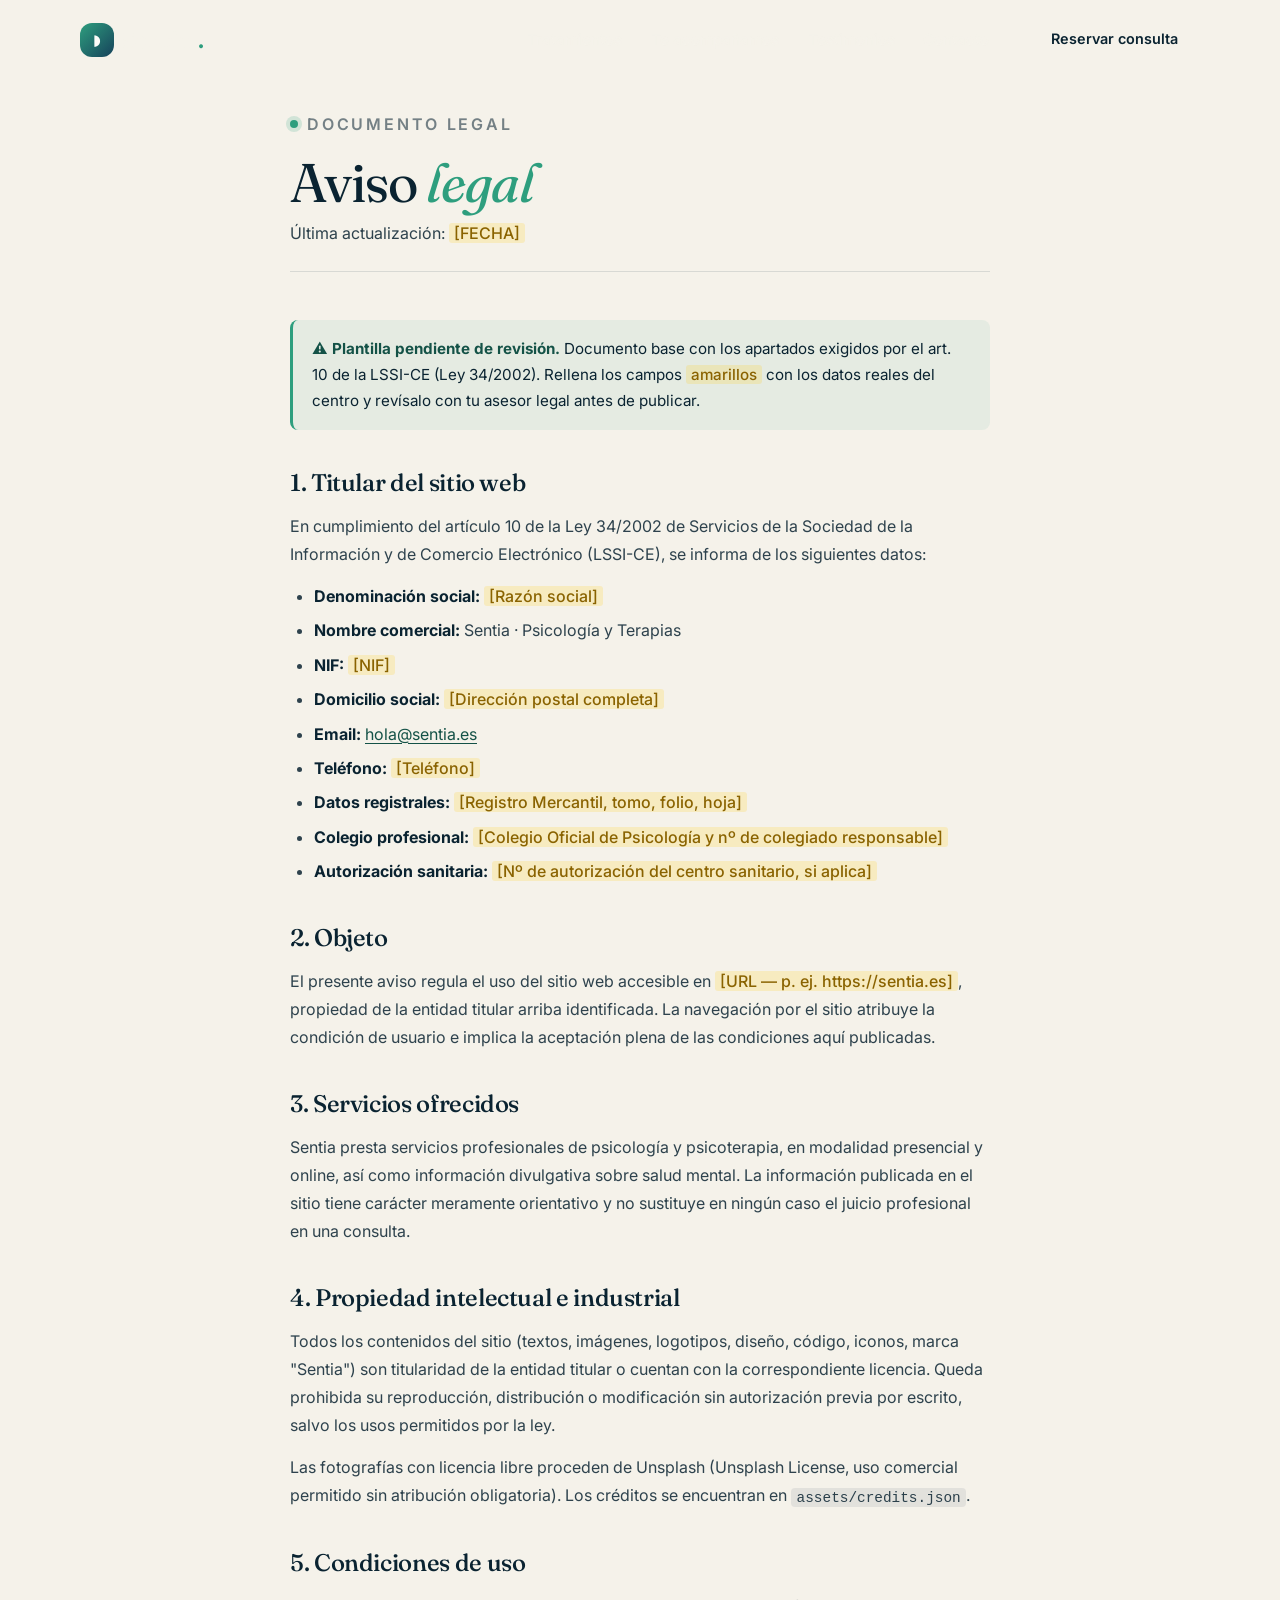
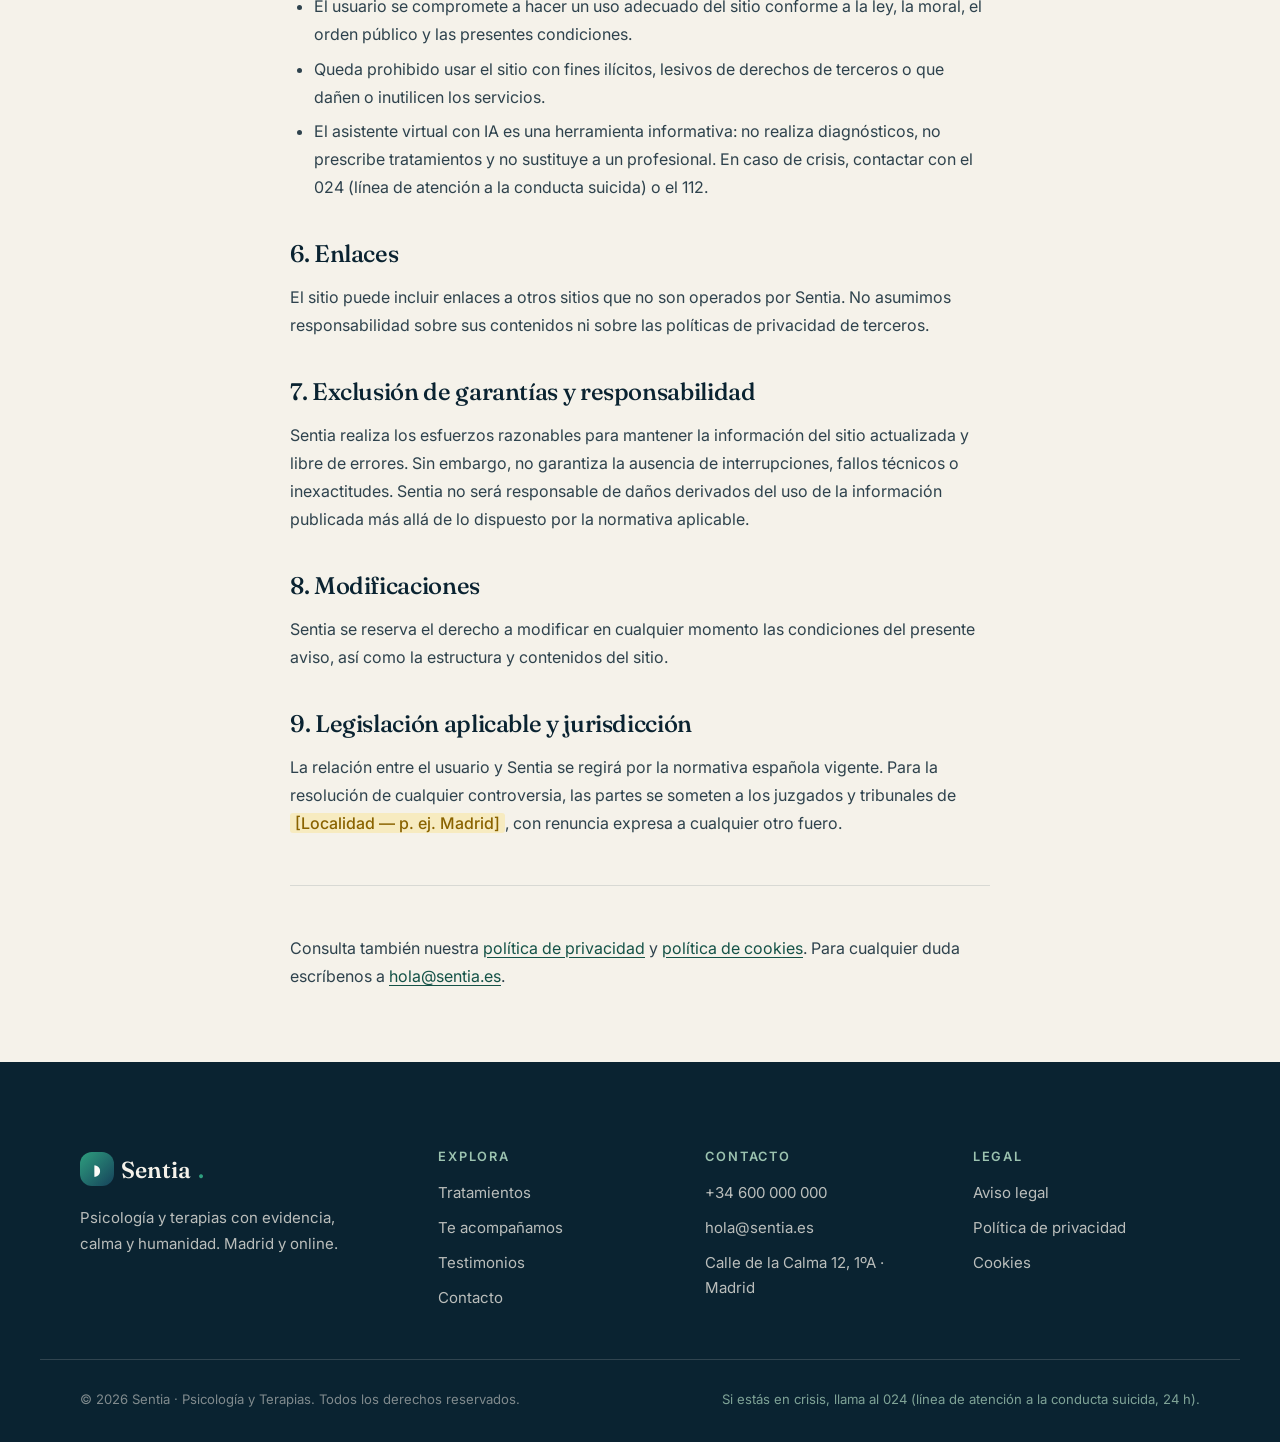
<file: legal/aviso-legal.html>
<!DOCTYPE html>
<html lang="es">
<head>
  <meta charset="UTF-8">
  <meta name="viewport" content="width=device-width, initial-scale=1.0">
  <title>Aviso legal · Sentia</title>
  <meta name="description" content="Aviso legal de Sentia · Psicología y Terapias. Información obligatoria según la LSSI-CE.">
  <meta name="robots" content="noindex,follow">
  <link rel="preconnect" href="https://fonts.googleapis.com">
  <link rel="preconnect" href="https://fonts.gstatic.com" crossorigin>
  <link href="https://fonts.googleapis.com/css2?family=Fraunces:ital,opsz,wght@0,9..144,300..700;1,9..144,300..700&family=Inter:wght@400;500;600&display=swap" rel="stylesheet">
  <link rel="stylesheet" href="../styles.css?v=20260820">
  <link rel="stylesheet" href="legal.css?v=20260720">
  <link rel="icon" href="../assets/img/favicon.svg" type="image/svg+xml">
</head>
<body>

  <a class="skip-link" href="#main">Saltar al contenido</a>

  <header class="nav" id="top">
    <div class="nav-inner">
      <a class="nav-logo" href="../index.html" aria-label="Sentia — inicio">
        <span class="nav-logo-mark" aria-hidden="true">◗</span>
        Sentia<em>.</em>
      </a>
      <nav class="nav-links" aria-label="Navegación principal">
        <a href="../index.html#tratamientos">Tratamientos</a>
        <a href="../index.html#acompanamos">Te acompañamos</a>
        <a href="../index.html#testimonios">Testimonios</a>
        <a href="../index.html#contacto">Contacto</a>
      </nav>
      <a class="btn btn-nav" href="../index.html#contacto">Reservar consulta</a>
      <button class="nav-toggle" aria-label="Abrir menú" aria-expanded="false"><span></span><span></span></button>
    </div>
  </header>

  <div class="mobile-menu" hidden>
    <a href="../index.html#tratamientos">Tratamientos</a>
    <a href="../index.html#acompanamos">Te acompañamos</a>
    <a href="../index.html#testimonios">Testimonios</a>
    <a href="../index.html#contacto">Contacto</a>
    <a class="btn btn-solid" href="../index.html#contacto">Reservar consulta</a>
  </div>

  <main id="main" class="legal">
    <article class="legal-doc">
      <p class="eyebrow"><span class="eyebrow-dot" aria-hidden="true"></span>Documento legal</p>
      <h1>Aviso <em>legal</em></h1>
      <p class="legal-updated">Última actualización: <span class="placeholder">[FECHA]</span></p>

      <div class="callout">
        <strong>⚠ Plantilla pendiente de revisión.</strong>
        Documento base con los apartados exigidos por el art. 10 de la LSSI-CE (Ley 34/2002). Rellena los campos <span class="placeholder">amarillos</span> con los datos reales del centro y revísalo con tu asesor legal antes de publicar.
      </div>

      <h2>1. Titular del sitio web</h2>
      <p>En cumplimiento del artículo 10 de la Ley 34/2002 de Servicios de la Sociedad de la Información y de Comercio Electrónico (LSSI-CE), se informa de los siguientes datos:</p>
      <ul>
        <li><strong>Denominación social:</strong> <span class="placeholder">[Razón social]</span></li>
        <li><strong>Nombre comercial:</strong> Sentia · Psicología y Terapias</li>
        <li><strong>NIF:</strong> <span class="placeholder">[NIF]</span></li>
        <li><strong>Domicilio social:</strong> <span class="placeholder">[Dirección postal completa]</span></li>
        <li><strong>Email:</strong> <a href="mailto:hola@sentia.es">hola@sentia.es</a></li>
        <li><strong>Teléfono:</strong> <span class="placeholder">[Teléfono]</span></li>
        <li><strong>Datos registrales:</strong> <span class="placeholder">[Registro Mercantil, tomo, folio, hoja]</span></li>
        <li><strong>Colegio profesional:</strong> <span class="placeholder">[Colegio Oficial de Psicología y nº de colegiado responsable]</span></li>
        <li><strong>Autorización sanitaria:</strong> <span class="placeholder">[Nº de autorización del centro sanitario, si aplica]</span></li>
      </ul>

      <h2>2. Objeto</h2>
      <p>El presente aviso regula el uso del sitio web accesible en <span class="placeholder">[URL — p. ej. https://sentia.es]</span>, propiedad de la entidad titular arriba identificada. La navegación por el sitio atribuye la condición de usuario e implica la aceptación plena de las condiciones aquí publicadas.</p>

      <h2>3. Servicios ofrecidos</h2>
      <p>Sentia presta servicios profesionales de psicología y psicoterapia, en modalidad presencial y online, así como información divulgativa sobre salud mental. La información publicada en el sitio tiene carácter meramente orientativo y no sustituye en ningún caso el juicio profesional en una consulta.</p>

      <h2>4. Propiedad intelectual e industrial</h2>
      <p>Todos los contenidos del sitio (textos, imágenes, logotipos, diseño, código, iconos, marca "Sentia") son titularidad de la entidad titular o cuentan con la correspondiente licencia. Queda prohibida su reproducción, distribución o modificación sin autorización previa por escrito, salvo los usos permitidos por la ley.</p>
      <p>Las fotografías con licencia libre proceden de Unsplash (Unsplash License, uso comercial permitido sin atribución obligatoria). Los créditos se encuentran en <code>assets/credits.json</code>.</p>

      <h2>5. Condiciones de uso</h2>
      <ul>
        <li>El usuario se compromete a hacer un uso adecuado del sitio conforme a la ley, la moral, el orden público y las presentes condiciones.</li>
        <li>Queda prohibido usar el sitio con fines ilícitos, lesivos de derechos de terceros o que dañen o inutilicen los servicios.</li>
        <li>El asistente virtual con IA es una herramienta informativa: no realiza diagnósticos, no prescribe tratamientos y no sustituye a un profesional. En caso de crisis, contactar con el 024 (línea de atención a la conducta suicida) o el 112.</li>
      </ul>

      <h2>6. Enlaces</h2>
      <p>El sitio puede incluir enlaces a otros sitios que no son operados por Sentia. No asumimos responsabilidad sobre sus contenidos ni sobre las políticas de privacidad de terceros.</p>

      <h2>7. Exclusión de garantías y responsabilidad</h2>
      <p>Sentia realiza los esfuerzos razonables para mantener la información del sitio actualizada y libre de errores. Sin embargo, no garantiza la ausencia de interrupciones, fallos técnicos o inexactitudes. Sentia no será responsable de daños derivados del uso de la información publicada más allá de lo dispuesto por la normativa aplicable.</p>

      <h2>8. Modificaciones</h2>
      <p>Sentia se reserva el derecho a modificar en cualquier momento las condiciones del presente aviso, así como la estructura y contenidos del sitio.</p>

      <h2>9. Legislación aplicable y jurisdicción</h2>
      <p>La relación entre el usuario y Sentia se regirá por la normativa española vigente. Para la resolución de cualquier controversia, las partes se someten a los juzgados y tribunales de <span class="placeholder">[Localidad — p. ej. Madrid]</span>, con renuncia expresa a cualquier otro fuero.</p>

      <hr>
      <p class="legal-foot">
        Consulta también nuestra <a href="privacidad.html">política de privacidad</a> y <a href="cookies.html">política de cookies</a>. Para cualquier duda escríbenos a <a href="mailto:hola@sentia.es">hola@sentia.es</a>.
      </p>
    </article>
  </main>

  <footer class="footer">
    <div class="container footer-grid">
      <div class="footer-brand">
        <a class="nav-logo footer-logo" href="../index.html"><span class="nav-logo-mark" aria-hidden="true">◗</span>Sentia<em>.</em></a>
        <p>Psicología y terapias con evidencia, calma y humanidad. Madrid y online.</p>
      </div>
      <nav class="footer-col" aria-label="Enlaces del sitio">
        <h4>Explora</h4>
        <a href="../index.html#tratamientos">Tratamientos</a>
        <a href="../index.html#acompanamos">Te acompañamos</a>
        <a href="../index.html#testimonios">Testimonios</a>
        <a href="../index.html#contacto">Contacto</a>
      </nav>
      <div class="footer-col">
        <h4>Contacto</h4>
        <a href="tel:+34600000000">+34 600 000 000</a>
        <a href="mailto:hola@sentia.es">hola@sentia.es</a>
        <p>Calle de la Calma 12, 1ºA · Madrid</p>
      </div>
      <div class="footer-col">
        <h4>Legal</h4>
        <a href="aviso-legal.html">Aviso legal</a>
        <a href="privacidad.html">Política de privacidad</a>
        <a href="cookies.html">Cookies</a>
      </div>
    </div>
    <div class="container footer-bottom">
      <p>© 2026 Sentia · Psicología y Terapias. Todos los derechos reservados.</p>
      <p class="footer-note">Si estás en crisis, llama al 024 (línea de atención a la conducta suicida, 24 h).</p>
    </div>
  </footer>

</body>
</html>
</file>
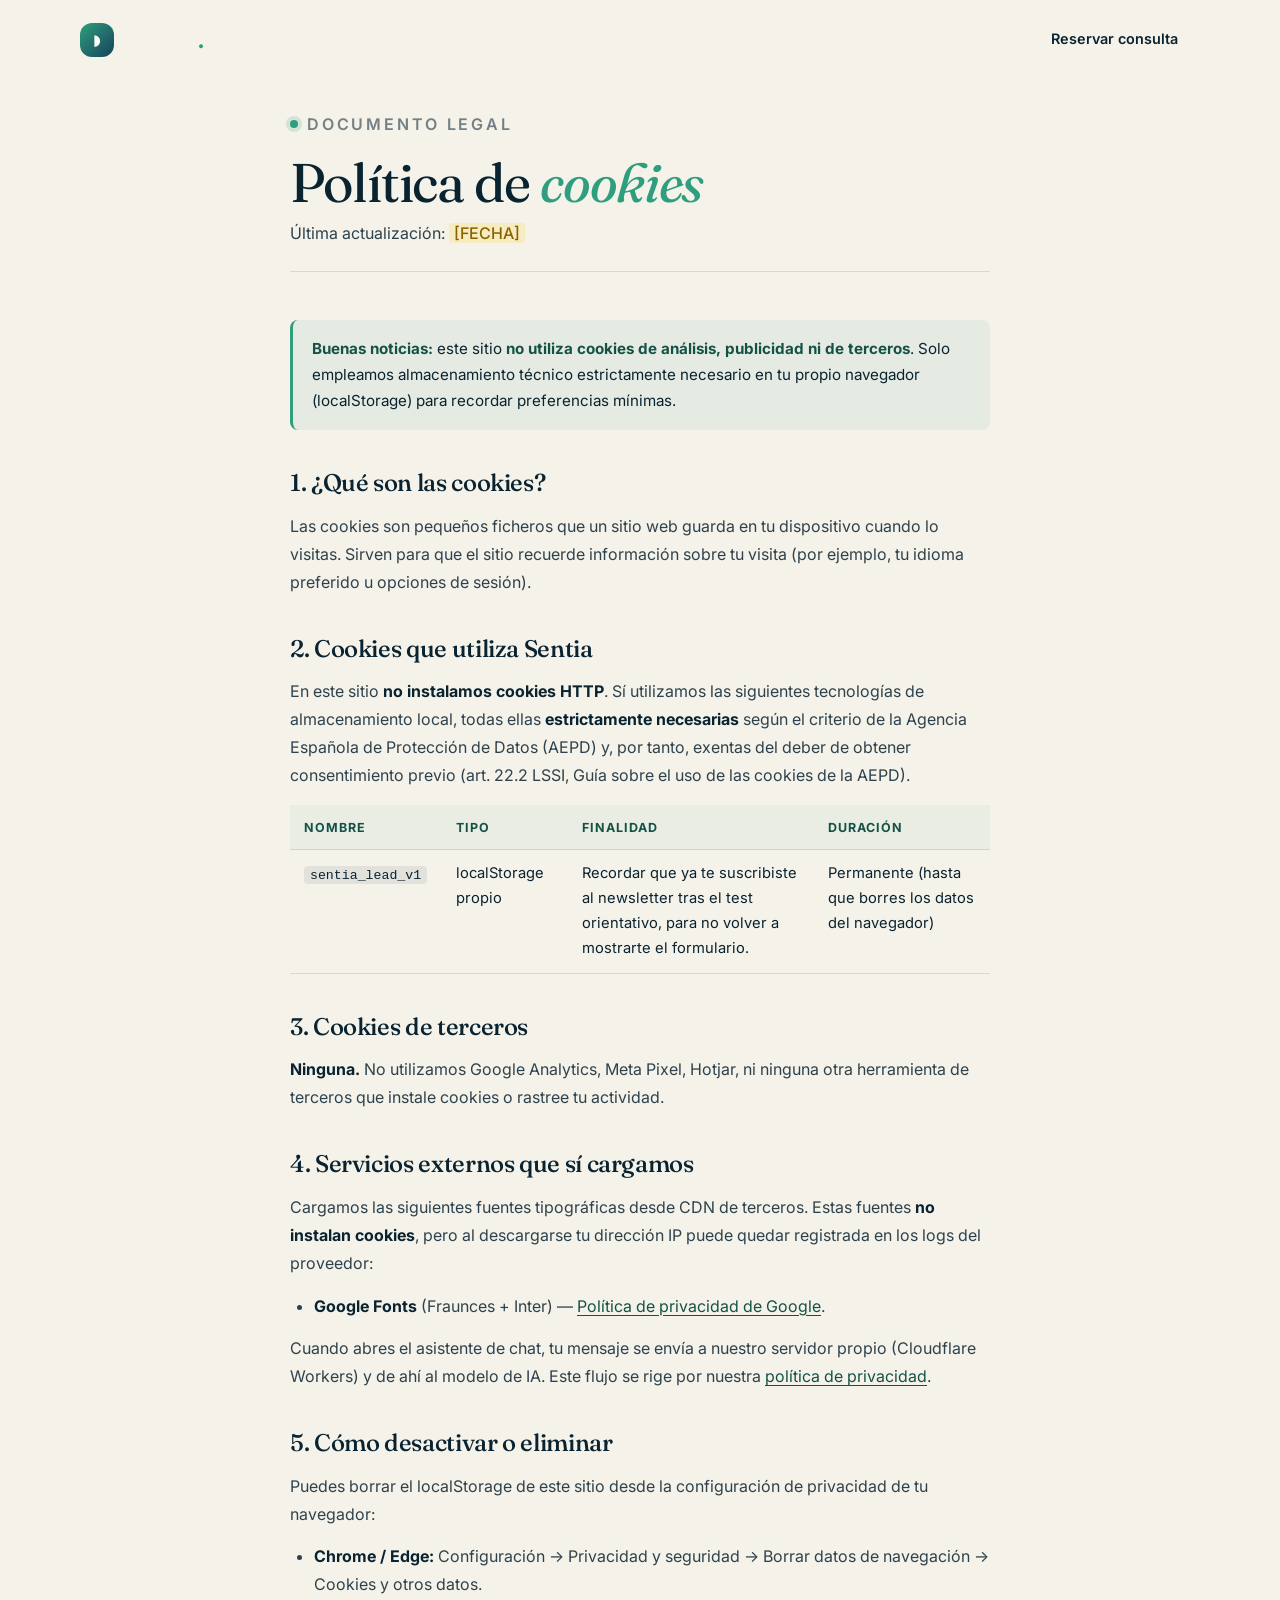
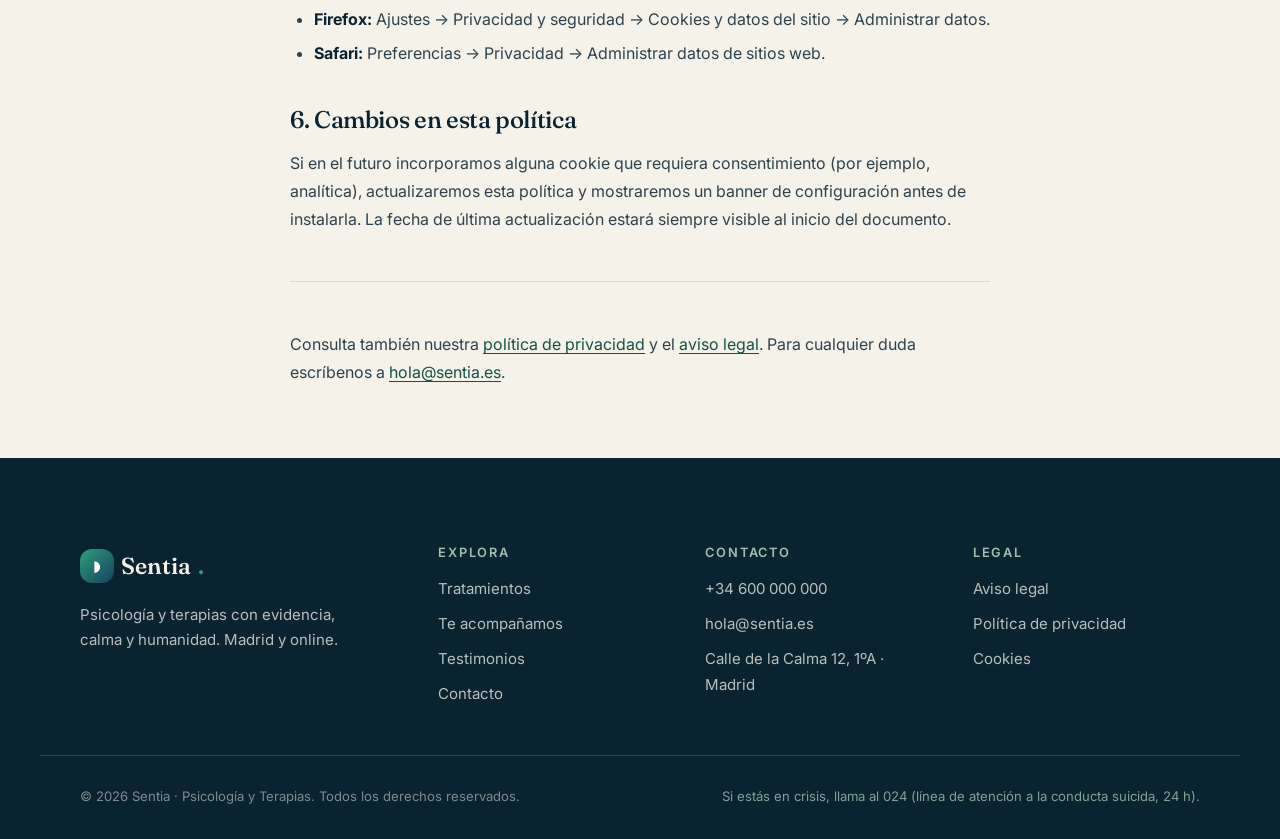
<file: legal/cookies.html>
<!DOCTYPE html>
<html lang="es">
<head>
  <meta charset="UTF-8">
  <meta name="viewport" content="width=device-width, initial-scale=1.0">
  <title>Política de cookies · Sentia</title>
  <meta name="description" content="Política de cookies de Sentia · Psicología y Terapias. Información sobre las cookies que utiliza este sitio web.">
  <meta name="robots" content="noindex,follow">
  <link rel="preconnect" href="https://fonts.googleapis.com">
  <link rel="preconnect" href="https://fonts.gstatic.com" crossorigin>
  <link href="https://fonts.googleapis.com/css2?family=Fraunces:ital,opsz,wght@0,9..144,300..700;1,9..144,300..700&family=Inter:wght@400;500;600&display=swap" rel="stylesheet">
  <link rel="stylesheet" href="../styles.css?v=20260820">
  <link rel="stylesheet" href="legal.css?v=20260720">
  <link rel="icon" href="../assets/img/favicon.svg" type="image/svg+xml">
</head>
<body>

  <a class="skip-link" href="#main">Saltar al contenido</a>

  <header class="nav" id="top">
    <div class="nav-inner">
      <a class="nav-logo" href="../index.html" aria-label="Sentia — inicio">
        <span class="nav-logo-mark" aria-hidden="true">◗</span>
        Sentia<em>.</em>
      </a>
      <nav class="nav-links" aria-label="Navegación principal">
        <a href="../index.html#tratamientos">Tratamientos</a>
        <a href="../index.html#acompanamos">Te acompañamos</a>
        <a href="../index.html#testimonios">Testimonios</a>
        <a href="../index.html#contacto">Contacto</a>
      </nav>
      <a class="btn btn-nav" href="../index.html#contacto">Reservar consulta</a>
      <button class="nav-toggle" aria-label="Abrir menú" aria-expanded="false"><span></span><span></span></button>
    </div>
  </header>

  <div class="mobile-menu" hidden>
    <a href="../index.html#tratamientos">Tratamientos</a>
    <a href="../index.html#acompanamos">Te acompañamos</a>
    <a href="../index.html#testimonios">Testimonios</a>
    <a href="../index.html#contacto">Contacto</a>
    <a class="btn btn-solid" href="../index.html#contacto">Reservar consulta</a>
  </div>

  <main id="main" class="legal">
    <article class="legal-doc">
      <p class="eyebrow"><span class="eyebrow-dot" aria-hidden="true"></span>Documento legal</p>
      <h1>Política de <em>cookies</em></h1>
      <p class="legal-updated">Última actualización: <span class="placeholder">[FECHA]</span></p>

      <div class="callout">
        <strong>Buenas noticias:</strong> este sitio <strong>no utiliza cookies de análisis, publicidad ni de terceros</strong>. Solo empleamos almacenamiento técnico estrictamente necesario en tu propio navegador (localStorage) para recordar preferencias mínimas.
      </div>

      <h2>1. ¿Qué son las cookies?</h2>
      <p>Las cookies son pequeños ficheros que un sitio web guarda en tu dispositivo cuando lo visitas. Sirven para que el sitio recuerde información sobre tu visita (por ejemplo, tu idioma preferido u opciones de sesión).</p>

      <h2>2. Cookies que utiliza Sentia</h2>
      <p>En este sitio <strong>no instalamos cookies HTTP</strong>. Sí utilizamos las siguientes tecnologías de almacenamiento local, todas ellas <strong>estrictamente necesarias</strong> según el criterio de la Agencia Española de Protección de Datos (AEPD) y, por tanto, exentas del deber de obtener consentimiento previo (art. 22.2 LSSI, Guía sobre el uso de las cookies de la AEPD).</p>

      <table>
        <thead>
          <tr>
            <th>Nombre</th>
            <th>Tipo</th>
            <th>Finalidad</th>
            <th>Duración</th>
          </tr>
        </thead>
        <tbody>
          <tr>
            <td><code>sentia_lead_v1</code></td>
            <td>localStorage propio</td>
            <td>Recordar que ya te suscribiste al newsletter tras el test orientativo, para no volver a mostrarte el formulario.</td>
            <td>Permanente (hasta que borres los datos del navegador)</td>
          </tr>
        </tbody>
      </table>

      <h2>3. Cookies de terceros</h2>
      <p><strong>Ninguna.</strong> No utilizamos Google Analytics, Meta Pixel, Hotjar, ni ninguna otra herramienta de terceros que instale cookies o rastree tu actividad.</p>

      <h2>4. Servicios externos que sí cargamos</h2>
      <p>Cargamos las siguientes fuentes tipográficas desde CDN de terceros. Estas fuentes <strong>no instalan cookies</strong>, pero al descargarse tu dirección IP puede quedar registrada en los logs del proveedor:</p>
      <ul>
        <li><strong>Google Fonts</strong> (Fraunces + Inter) — <a href="https://policies.google.com/privacy" target="_blank" rel="noopener">Política de privacidad de Google</a>.</li>
      </ul>
      <p>Cuando abres el asistente de chat, tu mensaje se envía a nuestro servidor propio (Cloudflare Workers) y de ahí al modelo de IA. Este flujo se rige por nuestra <a href="privacidad.html">política de privacidad</a>.</p>

      <h2>5. Cómo desactivar o eliminar</h2>
      <p>Puedes borrar el localStorage de este sitio desde la configuración de privacidad de tu navegador:</p>
      <ul>
        <li><strong>Chrome / Edge:</strong> Configuración → Privacidad y seguridad → Borrar datos de navegación → Cookies y otros datos.</li>
        <li><strong>Firefox:</strong> Ajustes → Privacidad y seguridad → Cookies y datos del sitio → Administrar datos.</li>
        <li><strong>Safari:</strong> Preferencias → Privacidad → Administrar datos de sitios web.</li>
      </ul>

      <h2>6. Cambios en esta política</h2>
      <p>Si en el futuro incorporamos alguna cookie que requiera consentimiento (por ejemplo, analítica), actualizaremos esta política y mostraremos un banner de configuración antes de instalarla. La fecha de última actualización estará siempre visible al inicio del documento.</p>

      <hr>
      <p class="legal-foot">Consulta también nuestra <a href="privacidad.html">política de privacidad</a> y el <a href="aviso-legal.html">aviso legal</a>. Para cualquier duda escríbenos a <a href="mailto:hola@sentia.es">hola@sentia.es</a>.</p>
    </article>
  </main>

  <footer class="footer">
    <div class="container footer-grid">
      <div class="footer-brand">
        <a class="nav-logo footer-logo" href="../index.html"><span class="nav-logo-mark" aria-hidden="true">◗</span>Sentia<em>.</em></a>
        <p>Psicología y terapias con evidencia, calma y humanidad. Madrid y online.</p>
      </div>
      <nav class="footer-col" aria-label="Enlaces del sitio">
        <h4>Explora</h4>
        <a href="../index.html#tratamientos">Tratamientos</a>
        <a href="../index.html#acompanamos">Te acompañamos</a>
        <a href="../index.html#testimonios">Testimonios</a>
        <a href="../index.html#contacto">Contacto</a>
      </nav>
      <div class="footer-col">
        <h4>Contacto</h4>
        <a href="tel:+34600000000">+34 600 000 000</a>
        <a href="mailto:hola@sentia.es">hola@sentia.es</a>
        <p>Calle de la Calma 12, 1ºA · Madrid</p>
      </div>
      <div class="footer-col">
        <h4>Legal</h4>
        <a href="aviso-legal.html">Aviso legal</a>
        <a href="privacidad.html">Política de privacidad</a>
        <a href="cookies.html">Cookies</a>
      </div>
    </div>
    <div class="container footer-bottom">
      <p>© 2026 Sentia · Psicología y Terapias. Todos los derechos reservados.</p>
      <p class="footer-note">Si estás en crisis, llama al 024 (línea de atención a la conducta suicida, 24 h).</p>
    </div>
  </footer>

</body>
</html>
</file>
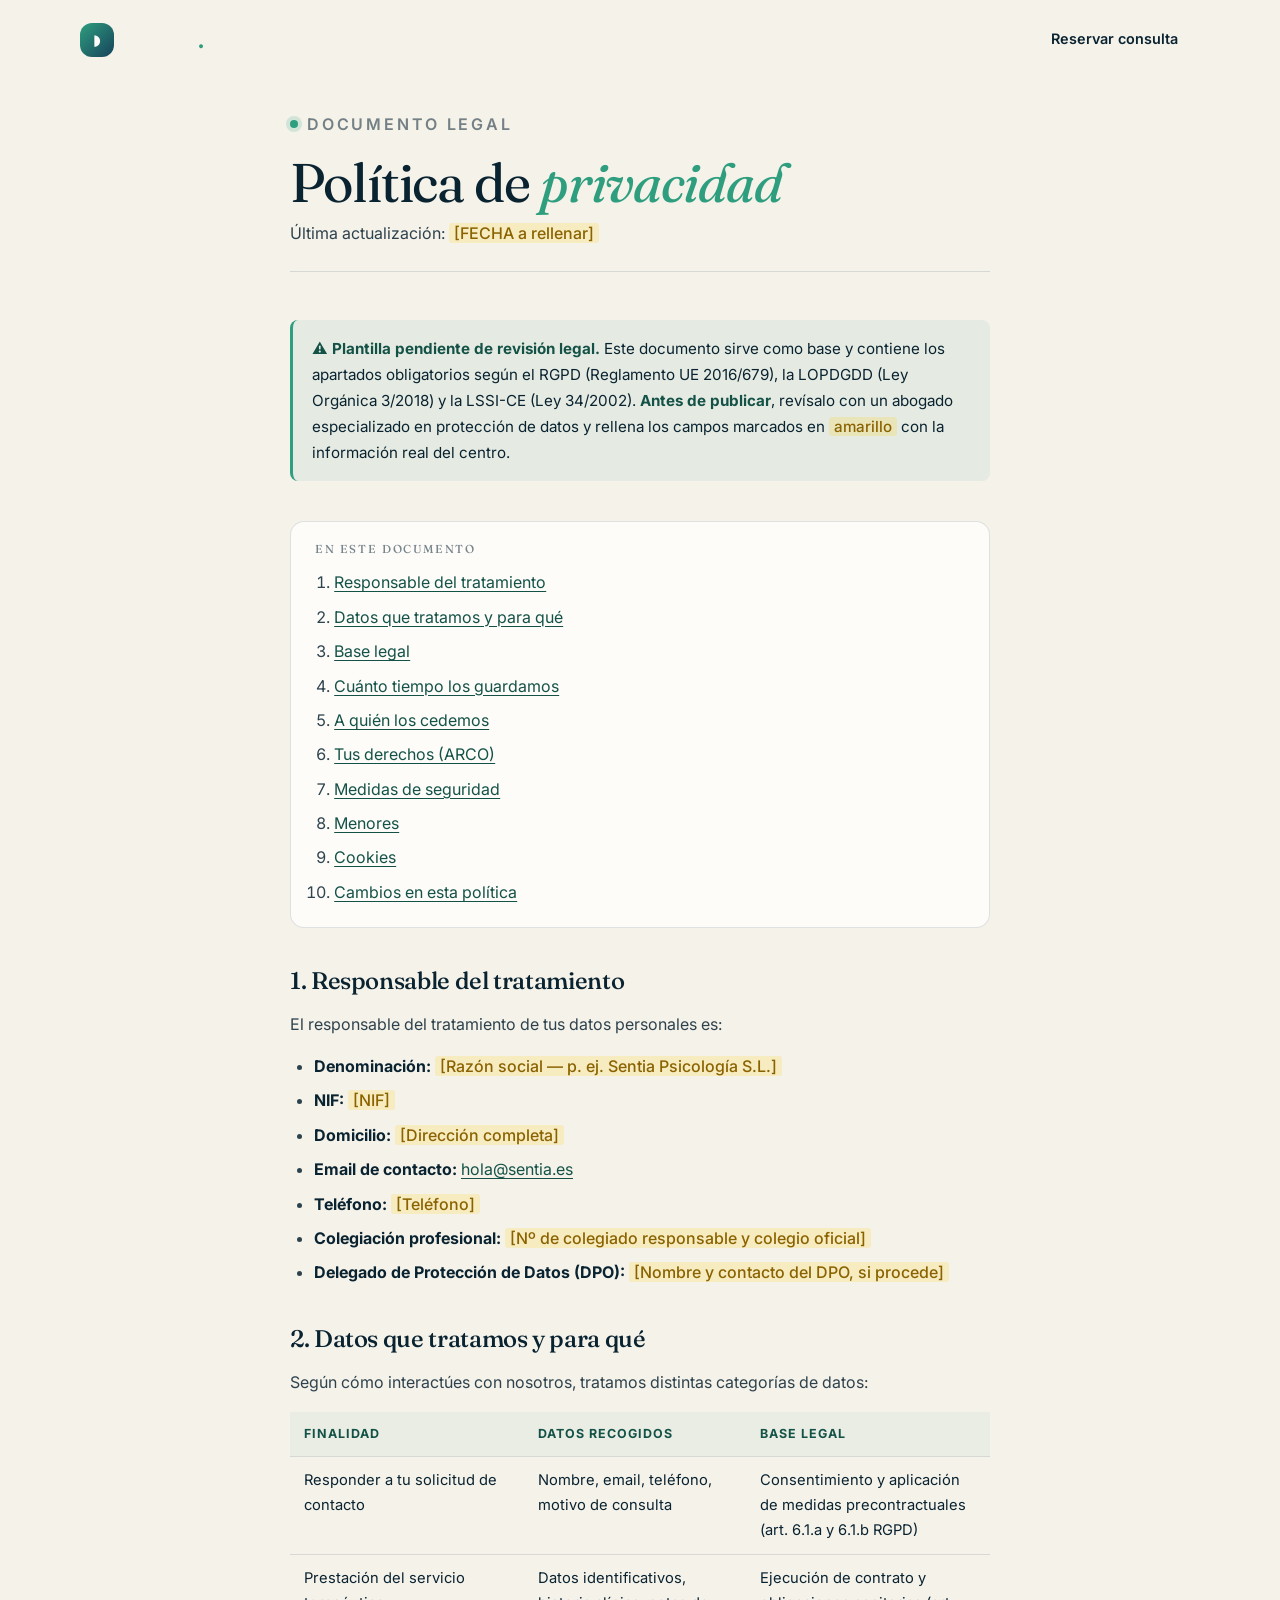
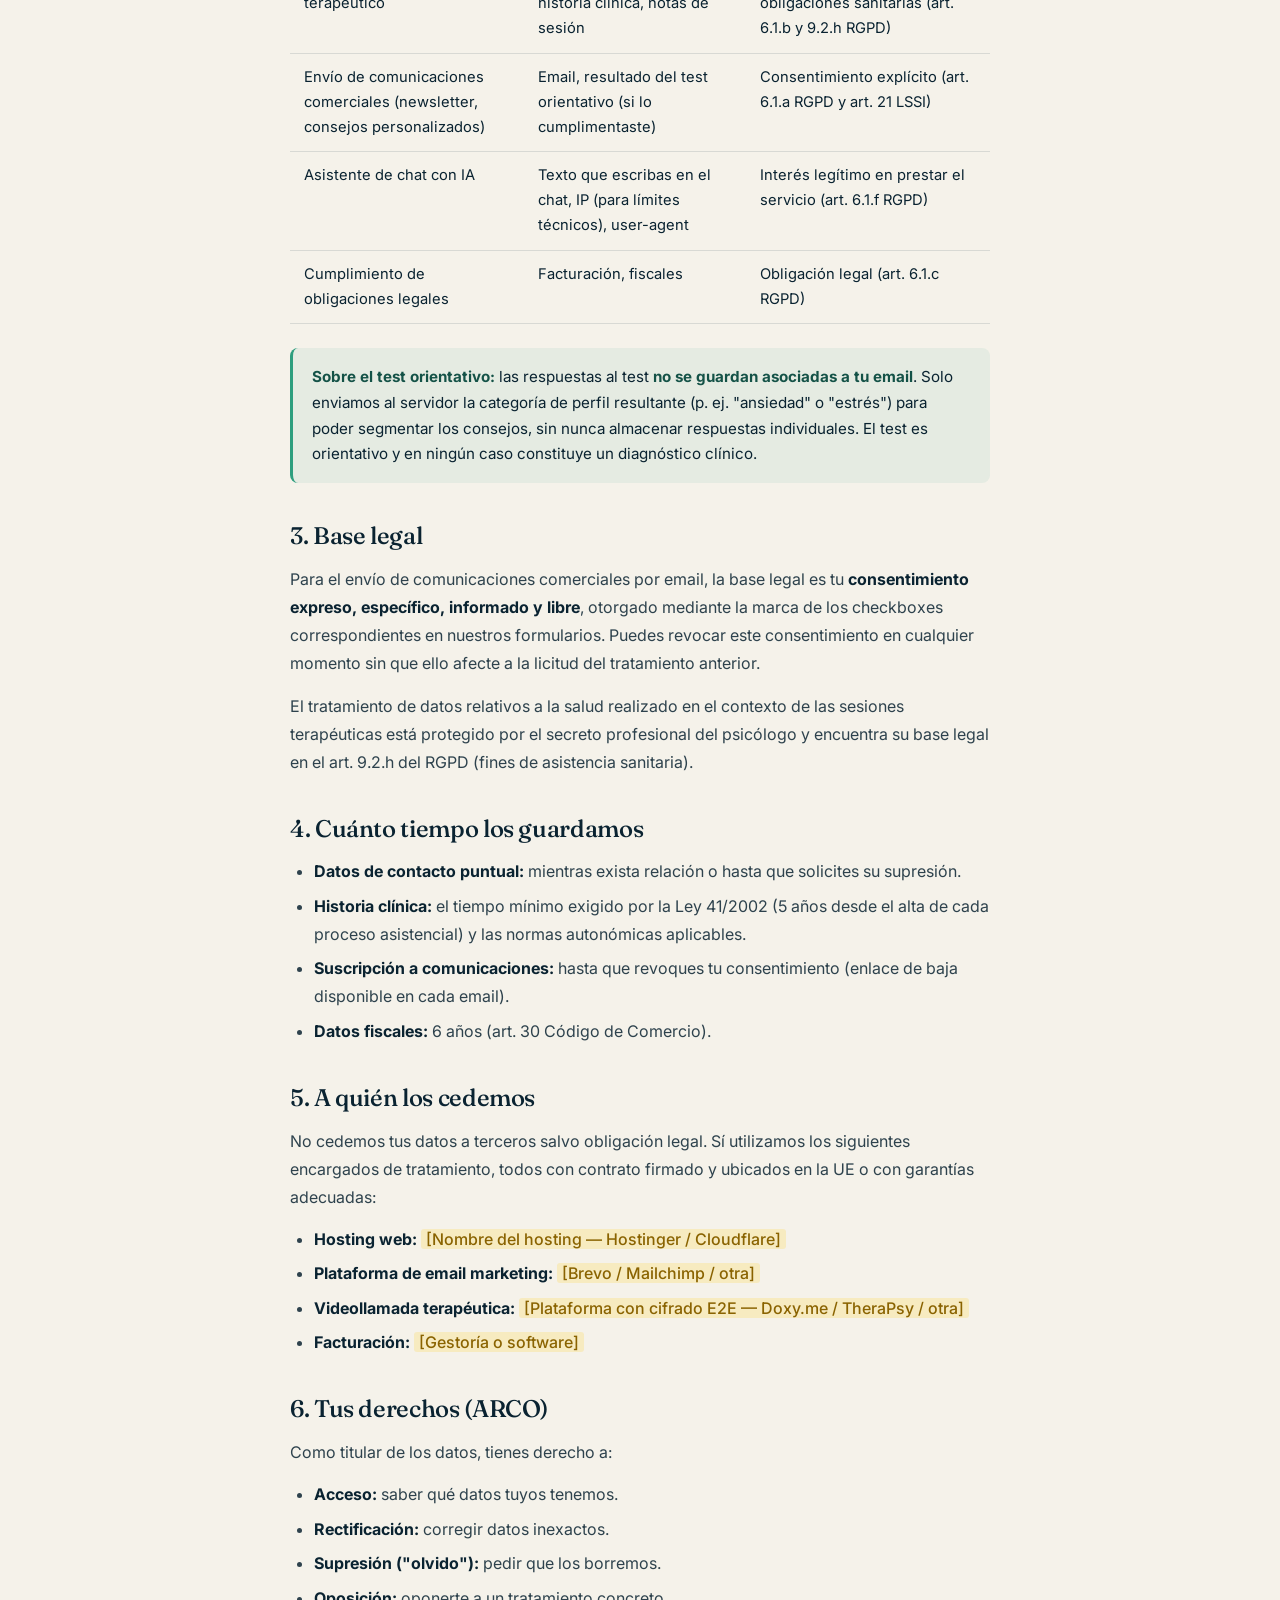
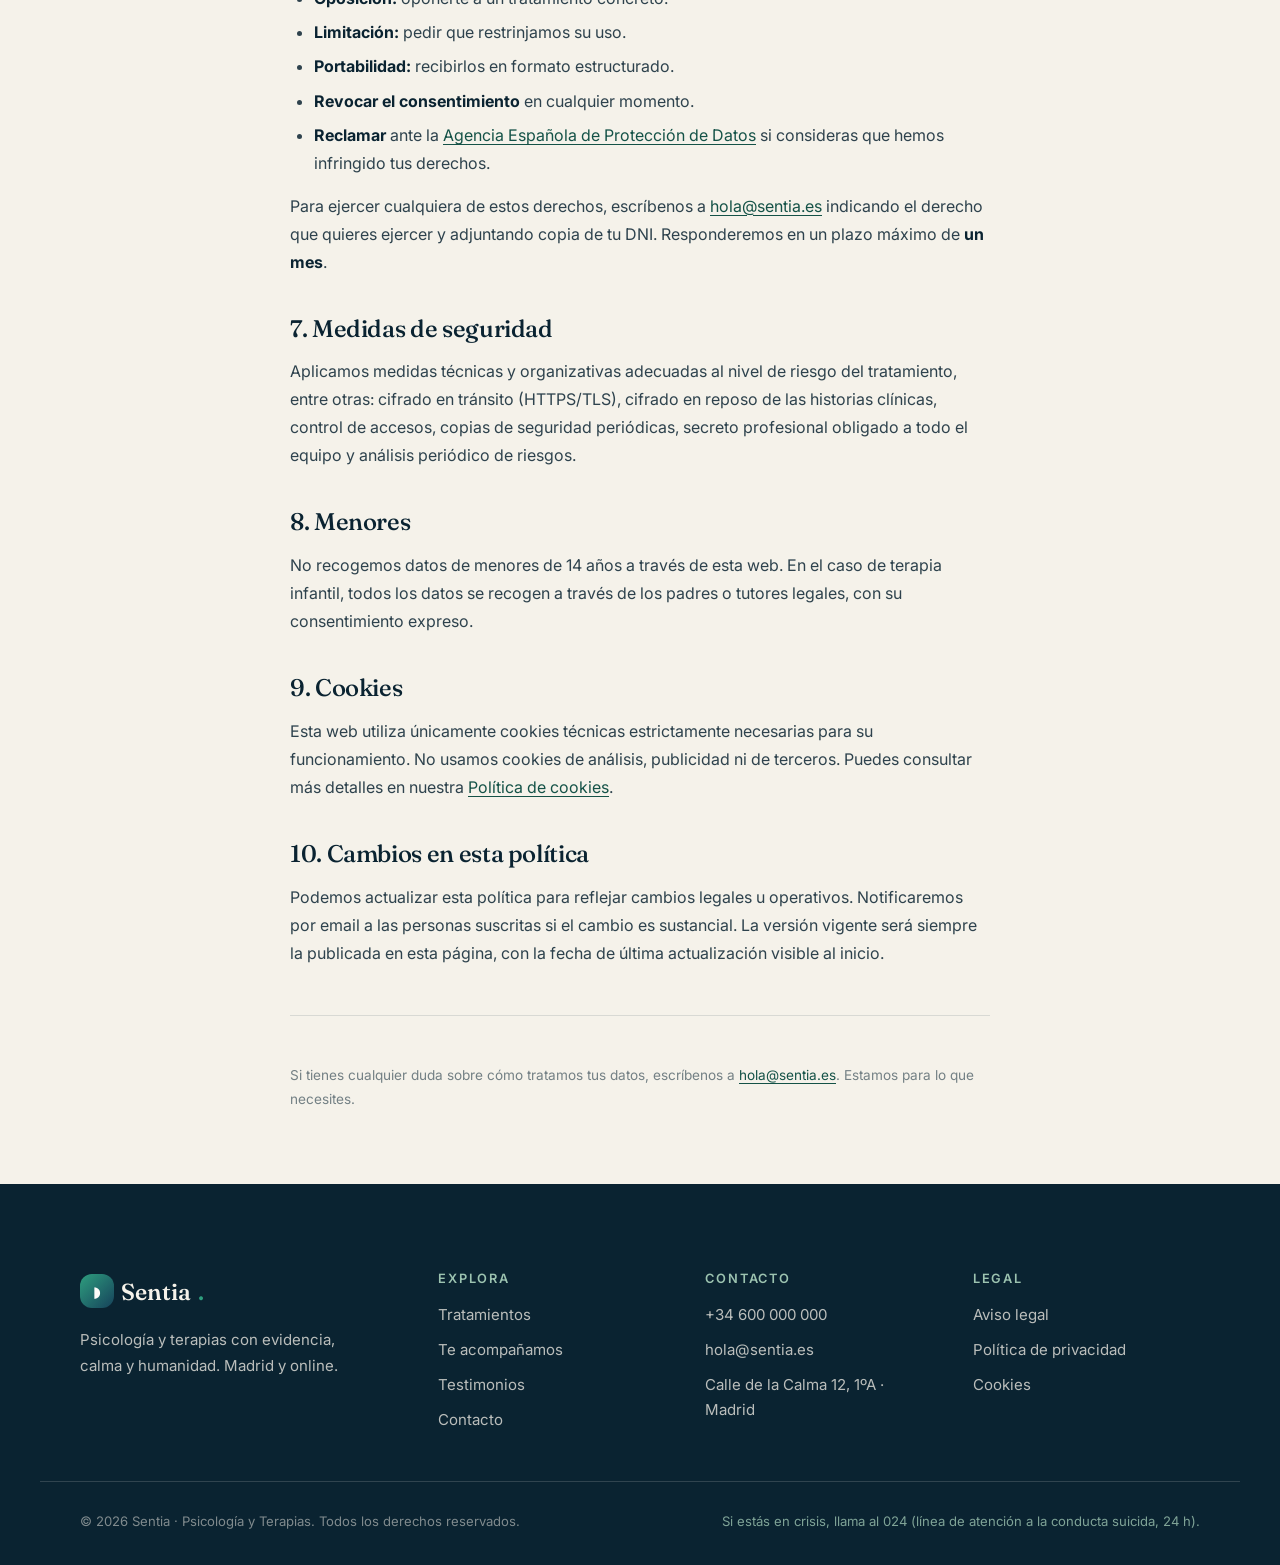
<file: legal/privacidad.html>
<!DOCTYPE html>
<html lang="es">
<head>
  <meta charset="UTF-8">
  <meta name="viewport" content="width=device-width, initial-scale=1.0">
  <title>Política de privacidad · Sentia</title>
  <meta name="description" content="Política de privacidad de Sentia · Psicología y Terapias. Información sobre el tratamiento de datos personales conforme al RGPD y la LOPDGDD.">
  <meta name="robots" content="noindex,follow">

  <link rel="preconnect" href="https://fonts.googleapis.com">
  <link rel="preconnect" href="https://fonts.gstatic.com" crossorigin>
  <link href="https://fonts.googleapis.com/css2?family=Fraunces:ital,opsz,wght@0,9..144,300..700;1,9..144,300..700&family=Inter:wght@400;500;600&display=swap" rel="stylesheet">
  <link rel="stylesheet" href="../styles.css?v=20260820">
  <link rel="stylesheet" href="legal.css?v=20260720">
  <link rel="icon" href="../assets/img/favicon.svg" type="image/svg+xml">
</head>
<body>

  <a class="skip-link" href="#main">Saltar al contenido</a>

  <header class="nav" id="top">
    <div class="nav-inner">
      <a class="nav-logo" href="../index.html" aria-label="Sentia — inicio">
        <span class="nav-logo-mark" aria-hidden="true">◗</span>
        Sentia<em>.</em>
      </a>
      <nav class="nav-links" aria-label="Navegación principal">
        <a href="../index.html#tratamientos">Tratamientos</a>
        <a href="../index.html#acompanamos">Te acompañamos</a>
        <a href="../index.html#testimonios">Testimonios</a>
        <a href="../index.html#contacto">Contacto</a>
      </nav>
      <a class="btn btn-nav" href="../index.html#contacto">Reservar consulta</a>
      <button class="nav-toggle" aria-label="Abrir menú" aria-expanded="false">
        <span></span><span></span>
      </button>
    </div>
  </header>

  <div class="mobile-menu" hidden>
    <a href="../index.html#tratamientos">Tratamientos</a>
    <a href="../index.html#acompanamos">Te acompañamos</a>
    <a href="../index.html#testimonios">Testimonios</a>
    <a href="../index.html#contacto">Contacto</a>
    <a class="btn btn-solid" href="../index.html#contacto">Reservar consulta</a>
  </div>

  <main id="main" class="legal">
    <article class="legal-doc">
      <p class="eyebrow"><span class="eyebrow-dot" aria-hidden="true"></span>Documento legal</p>
      <h1>Política de <em>privacidad</em></h1>
      <p class="legal-updated">Última actualización: <span class="placeholder">[FECHA a rellenar]</span></p>

      <div class="callout">
        <strong>⚠ Plantilla pendiente de revisión legal.</strong>
        Este documento sirve como base y contiene los apartados obligatorios según el RGPD (Reglamento UE 2016/679), la LOPDGDD (Ley Orgánica 3/2018) y la LSSI-CE (Ley 34/2002). <strong>Antes de publicar</strong>, revísalo con un abogado especializado en protección de datos y rellena los campos marcados en <span class="placeholder">amarillo</span> con la información real del centro.
      </div>

      <nav class="legal-toc" aria-label="Índice">
        <h4>En este documento</h4>
        <ol>
          <li><a href="#responsable">Responsable del tratamiento</a></li>
          <li><a href="#finalidades">Datos que tratamos y para qué</a></li>
          <li><a href="#base-legal">Base legal</a></li>
          <li><a href="#conservacion">Cuánto tiempo los guardamos</a></li>
          <li><a href="#destinatarios">A quién los cedemos</a></li>
          <li><a href="#derechos">Tus derechos (ARCO)</a></li>
          <li><a href="#seguridad">Medidas de seguridad</a></li>
          <li><a href="#menores">Menores</a></li>
          <li><a href="#cookies">Cookies</a></li>
          <li><a href="#cambios">Cambios en esta política</a></li>
        </ol>
      </nav>

      <h2 id="responsable">1. Responsable del tratamiento</h2>
      <p>El responsable del tratamiento de tus datos personales es:</p>
      <ul>
        <li><strong>Denominación:</strong> <span class="placeholder">[Razón social — p. ej. Sentia Psicología S.L.]</span></li>
        <li><strong>NIF:</strong> <span class="placeholder">[NIF]</span></li>
        <li><strong>Domicilio:</strong> <span class="placeholder">[Dirección completa]</span></li>
        <li><strong>Email de contacto:</strong> <a href="mailto:hola@sentia.es">hola@sentia.es</a></li>
        <li><strong>Teléfono:</strong> <span class="placeholder">[Teléfono]</span></li>
        <li><strong>Colegiación profesional:</strong> <span class="placeholder">[Nº de colegiado responsable y colegio oficial]</span></li>
        <li><strong>Delegado de Protección de Datos (DPO):</strong> <span class="placeholder">[Nombre y contacto del DPO, si procede]</span></li>
      </ul>

      <h2 id="finalidades">2. Datos que tratamos y para qué</h2>
      <p>Según cómo interactúes con nosotros, tratamos distintas categorías de datos:</p>

      <table>
        <thead>
          <tr><th>Finalidad</th><th>Datos recogidos</th><th>Base legal</th></tr>
        </thead>
        <tbody>
          <tr>
            <td>Responder a tu solicitud de contacto</td>
            <td>Nombre, email, teléfono, motivo de consulta</td>
            <td>Consentimiento y aplicación de medidas precontractuales (art. 6.1.a y 6.1.b RGPD)</td>
          </tr>
          <tr>
            <td>Prestación del servicio terapéutico</td>
            <td>Datos identificativos, historia clínica, notas de sesión</td>
            <td>Ejecución de contrato y obligaciones sanitarias (art. 6.1.b y 9.2.h RGPD)</td>
          </tr>
          <tr>
            <td>Envío de comunicaciones comerciales (newsletter, consejos personalizados)</td>
            <td>Email, resultado del test orientativo (si lo cumplimentaste)</td>
            <td>Consentimiento explícito (art. 6.1.a RGPD y art. 21 LSSI)</td>
          </tr>
          <tr>
            <td>Asistente de chat con IA</td>
            <td>Texto que escribas en el chat, IP (para límites técnicos), user-agent</td>
            <td>Interés legítimo en prestar el servicio (art. 6.1.f RGPD)</td>
          </tr>
          <tr>
            <td>Cumplimiento de obligaciones legales</td>
            <td>Facturación, fiscales</td>
            <td>Obligación legal (art. 6.1.c RGPD)</td>
          </tr>
        </tbody>
      </table>

      <div class="callout">
        <strong>Sobre el test orientativo:</strong> las respuestas al test <strong>no se guardan asociadas a tu email</strong>. Solo enviamos al servidor la categoría de perfil resultante (p. ej. "ansiedad" o "estrés") para poder segmentar los consejos, sin nunca almacenar respuestas individuales. El test es orientativo y en ningún caso constituye un diagnóstico clínico.
      </div>

      <h2 id="base-legal">3. Base legal</h2>
      <p>Para el envío de comunicaciones comerciales por email, la base legal es tu <strong>consentimiento expreso, específico, informado y libre</strong>, otorgado mediante la marca de los checkboxes correspondientes en nuestros formularios. Puedes revocar este consentimiento en cualquier momento sin que ello afecte a la licitud del tratamiento anterior.</p>
      <p>El tratamiento de datos relativos a la salud realizado en el contexto de las sesiones terapéuticas está protegido por el secreto profesional del psicólogo y encuentra su base legal en el art. 9.2.h del RGPD (fines de asistencia sanitaria).</p>

      <h2 id="conservacion">4. Cuánto tiempo los guardamos</h2>
      <ul>
        <li><strong>Datos de contacto puntual:</strong> mientras exista relación o hasta que solicites su supresión.</li>
        <li><strong>Historia clínica:</strong> el tiempo mínimo exigido por la Ley 41/2002 (5 años desde el alta de cada proceso asistencial) y las normas autonómicas aplicables.</li>
        <li><strong>Suscripción a comunicaciones:</strong> hasta que revoques tu consentimiento (enlace de baja disponible en cada email).</li>
        <li><strong>Datos fiscales:</strong> 6 años (art. 30 Código de Comercio).</li>
      </ul>

      <h2 id="destinatarios">5. A quién los cedemos</h2>
      <p>No cedemos tus datos a terceros salvo obligación legal. Sí utilizamos los siguientes encargados de tratamiento, todos con contrato firmado y ubicados en la UE o con garantías adecuadas:</p>
      <ul>
        <li><strong>Hosting web:</strong> <span class="placeholder">[Nombre del hosting — Hostinger / Cloudflare]</span></li>
        <li><strong>Plataforma de email marketing:</strong> <span class="placeholder">[Brevo / Mailchimp / otra]</span></li>
        <li><strong>Videollamada terapéutica:</strong> <span class="placeholder">[Plataforma con cifrado E2E — Doxy.me / TheraPsy / otra]</span></li>
        <li><strong>Facturación:</strong> <span class="placeholder">[Gestoría o software]</span></li>
      </ul>

      <h2 id="derechos">6. Tus derechos (ARCO)</h2>
      <p>Como titular de los datos, tienes derecho a:</p>
      <ul>
        <li><strong>Acceso:</strong> saber qué datos tuyos tenemos.</li>
        <li><strong>Rectificación:</strong> corregir datos inexactos.</li>
        <li><strong>Supresión ("olvido"):</strong> pedir que los borremos.</li>
        <li><strong>Oposición:</strong> oponerte a un tratamiento concreto.</li>
        <li><strong>Limitación:</strong> pedir que restrinjamos su uso.</li>
        <li><strong>Portabilidad:</strong> recibirlos en formato estructurado.</li>
        <li><strong>Revocar el consentimiento</strong> en cualquier momento.</li>
        <li><strong>Reclamar</strong> ante la <a href="https://www.aepd.es" target="_blank" rel="noopener">Agencia Española de Protección de Datos</a> si consideras que hemos infringido tus derechos.</li>
      </ul>
      <p>Para ejercer cualquiera de estos derechos, escríbenos a <a href="mailto:hola@sentia.es">hola@sentia.es</a> indicando el derecho que quieres ejercer y adjuntando copia de tu DNI. Responderemos en un plazo máximo de <strong>un mes</strong>.</p>

      <h2 id="seguridad">7. Medidas de seguridad</h2>
      <p>Aplicamos medidas técnicas y organizativas adecuadas al nivel de riesgo del tratamiento, entre otras: cifrado en tránsito (HTTPS/TLS), cifrado en reposo de las historias clínicas, control de accesos, copias de seguridad periódicas, secreto profesional obligado a todo el equipo y análisis periódico de riesgos.</p>

      <h2 id="menores">8. Menores</h2>
      <p>No recogemos datos de menores de 14 años a través de esta web. En el caso de terapia infantil, todos los datos se recogen a través de los padres o tutores legales, con su consentimiento expreso.</p>

      <h2 id="cookies">9. Cookies</h2>
      <p>Esta web utiliza únicamente cookies técnicas estrictamente necesarias para su funcionamiento. No usamos cookies de análisis, publicidad ni de terceros. Puedes consultar más detalles en nuestra <a href="cookies.html">Política de cookies</a>.</p>

      <h2 id="cambios">10. Cambios en esta política</h2>
      <p>Podemos actualizar esta política para reflejar cambios legales u operativos. Notificaremos por email a las personas suscritas si el cambio es sustancial. La versión vigente será siempre la publicada en esta página, con la fecha de última actualización visible al inicio.</p>

      <hr style="margin: 3rem 0; border: none; border-top: 1px solid var(--line);">
      <p style="font-size: 0.85rem; color: rgba(10, 35, 49, 0.55);">
        Si tienes cualquier duda sobre cómo tratamos tus datos, escríbenos a <a href="mailto:hola@sentia.es">hola@sentia.es</a>. Estamos para lo que necesites.
      </p>
    </article>
  </main>

  <footer class="footer">
    <div class="container footer-grid">
      <div class="footer-brand">
        <a class="nav-logo footer-logo" href="../index.html"><span class="nav-logo-mark" aria-hidden="true">◗</span>Sentia<em>.</em></a>
        <p>Psicología y terapias con evidencia, calma y humanidad. Madrid y online.</p>
      </div>
      <nav class="footer-col" aria-label="Enlaces del sitio">
        <h4>Explora</h4>
        <a href="../index.html#tratamientos">Tratamientos</a>
        <a href="../index.html#acompanamos">Te acompañamos</a>
        <a href="../index.html#testimonios">Testimonios</a>
        <a href="../index.html#contacto">Contacto</a>
      </nav>
      <div class="footer-col">
        <h4>Contacto</h4>
        <a href="tel:+34600000000">+34 600 000 000</a>
        <a href="mailto:hola@sentia.es">hola@sentia.es</a>
        <p>Calle de la Calma 12, 1ºA · Madrid</p>
      </div>
      <div class="footer-col">
        <h4>Legal</h4>
        <a href="#">Aviso legal</a>
        <a href="privacidad.html">Política de privacidad</a>
        <a href="#">Cookies</a>
      </div>
    </div>
    <div class="container footer-bottom">
      <p>© 2026 Sentia · Psicología y Terapias. Todos los derechos reservados.</p>
      <p class="footer-note">Si estás en crisis, llama al 024 (línea de atención a la conducta suicida, 24 h).</p>
    </div>
  </footer>

</body>
</html>
</file>
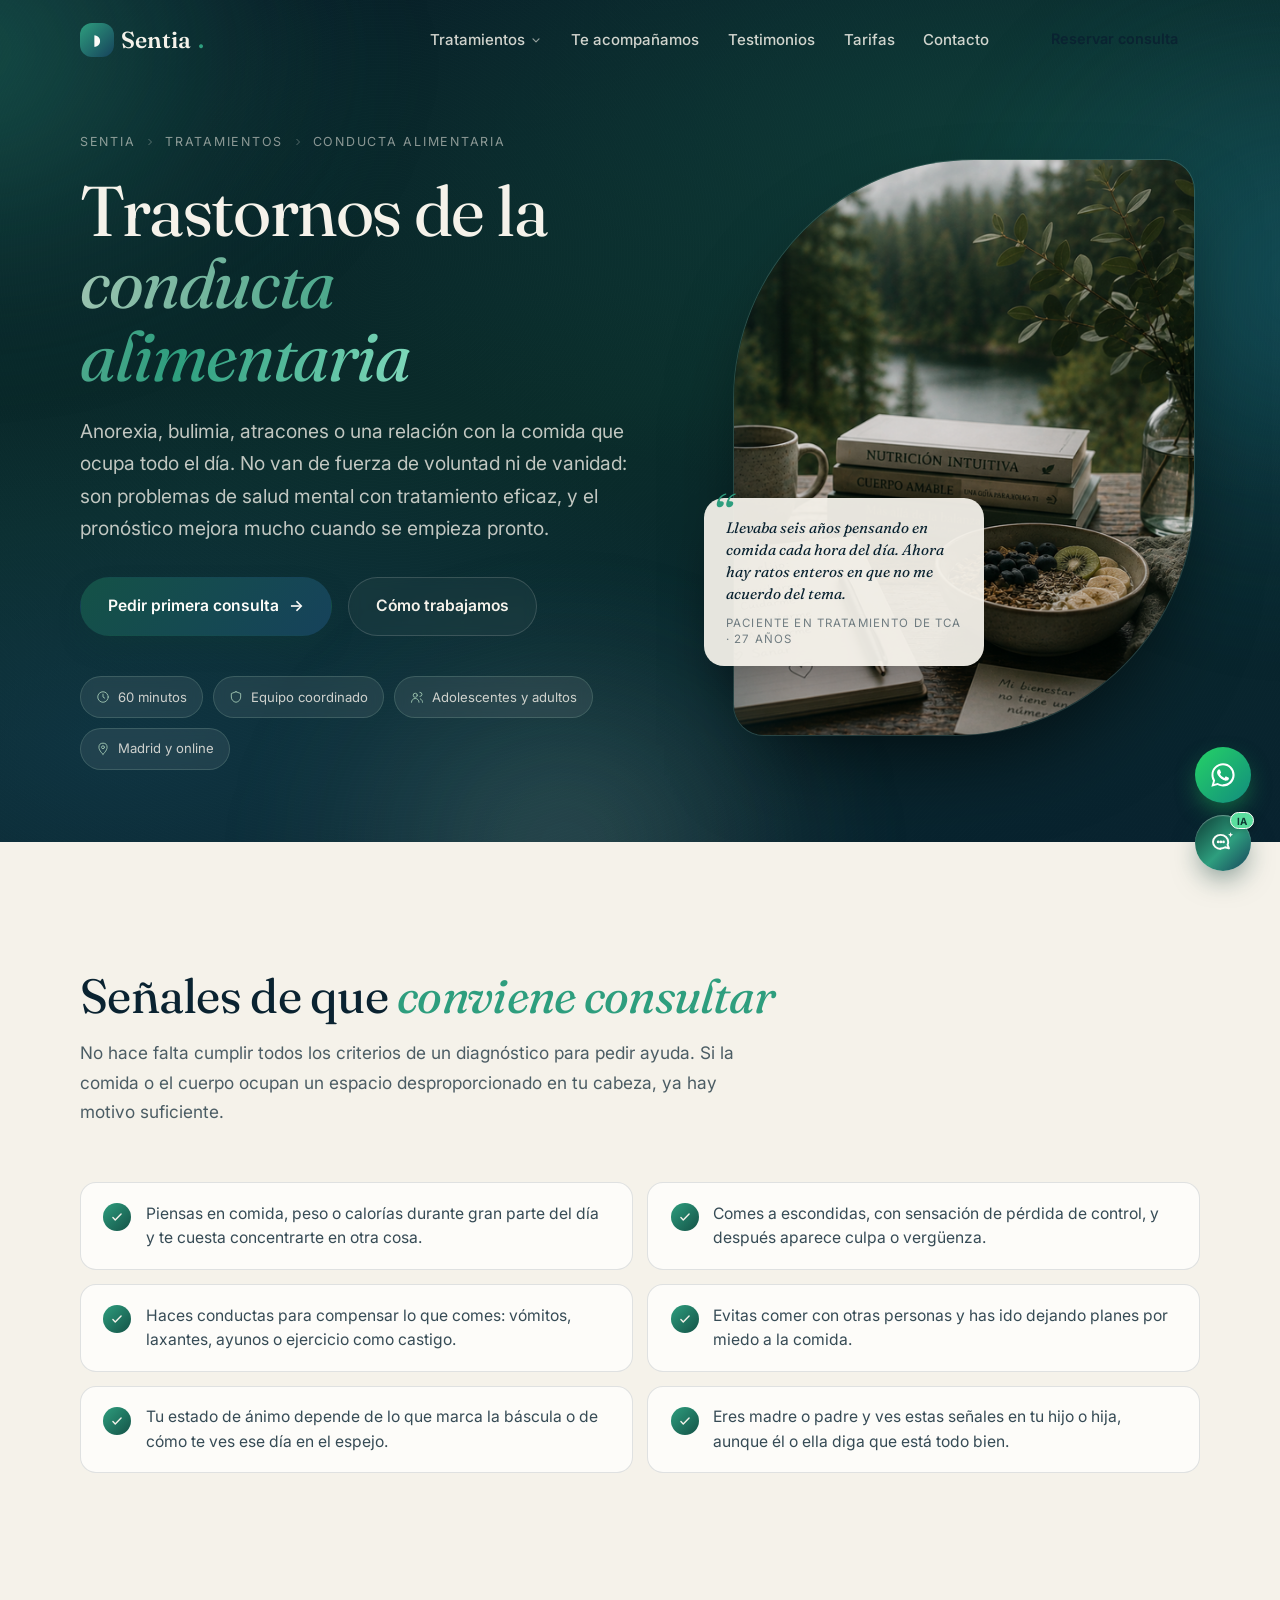
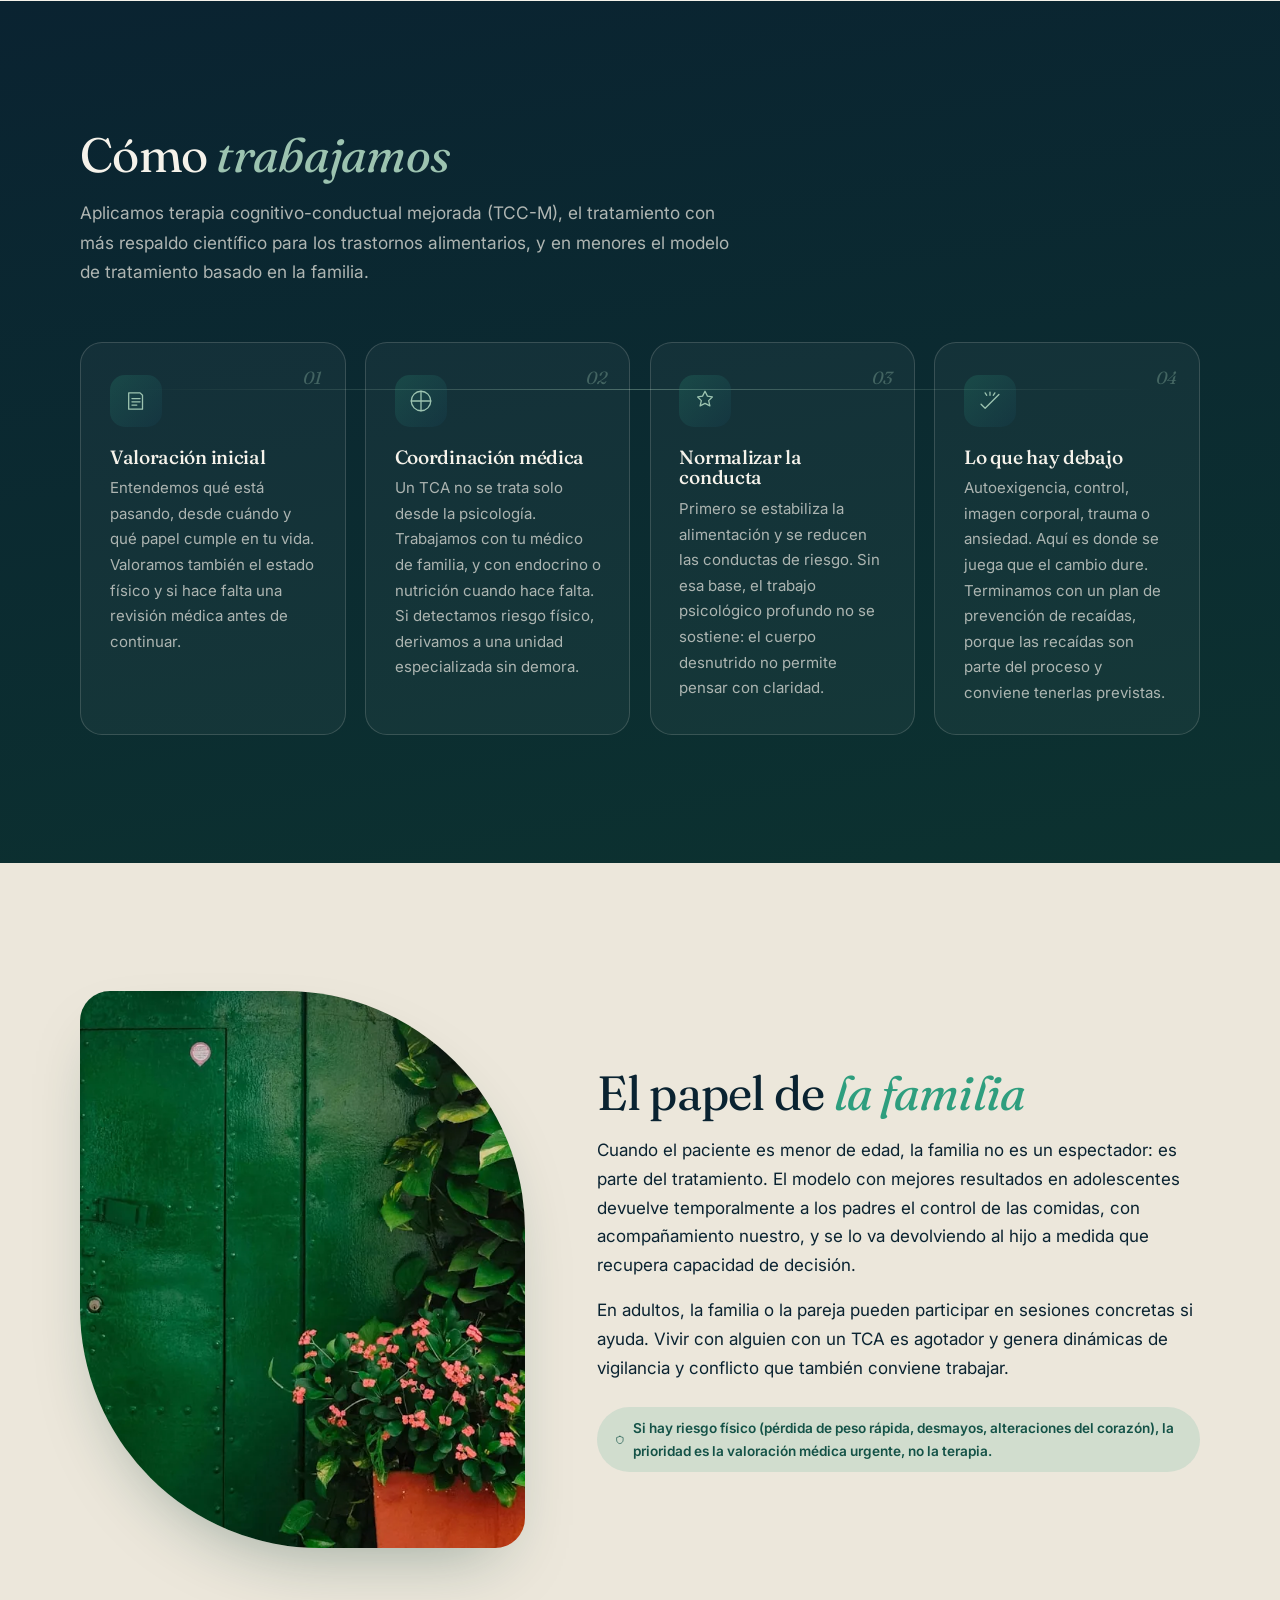
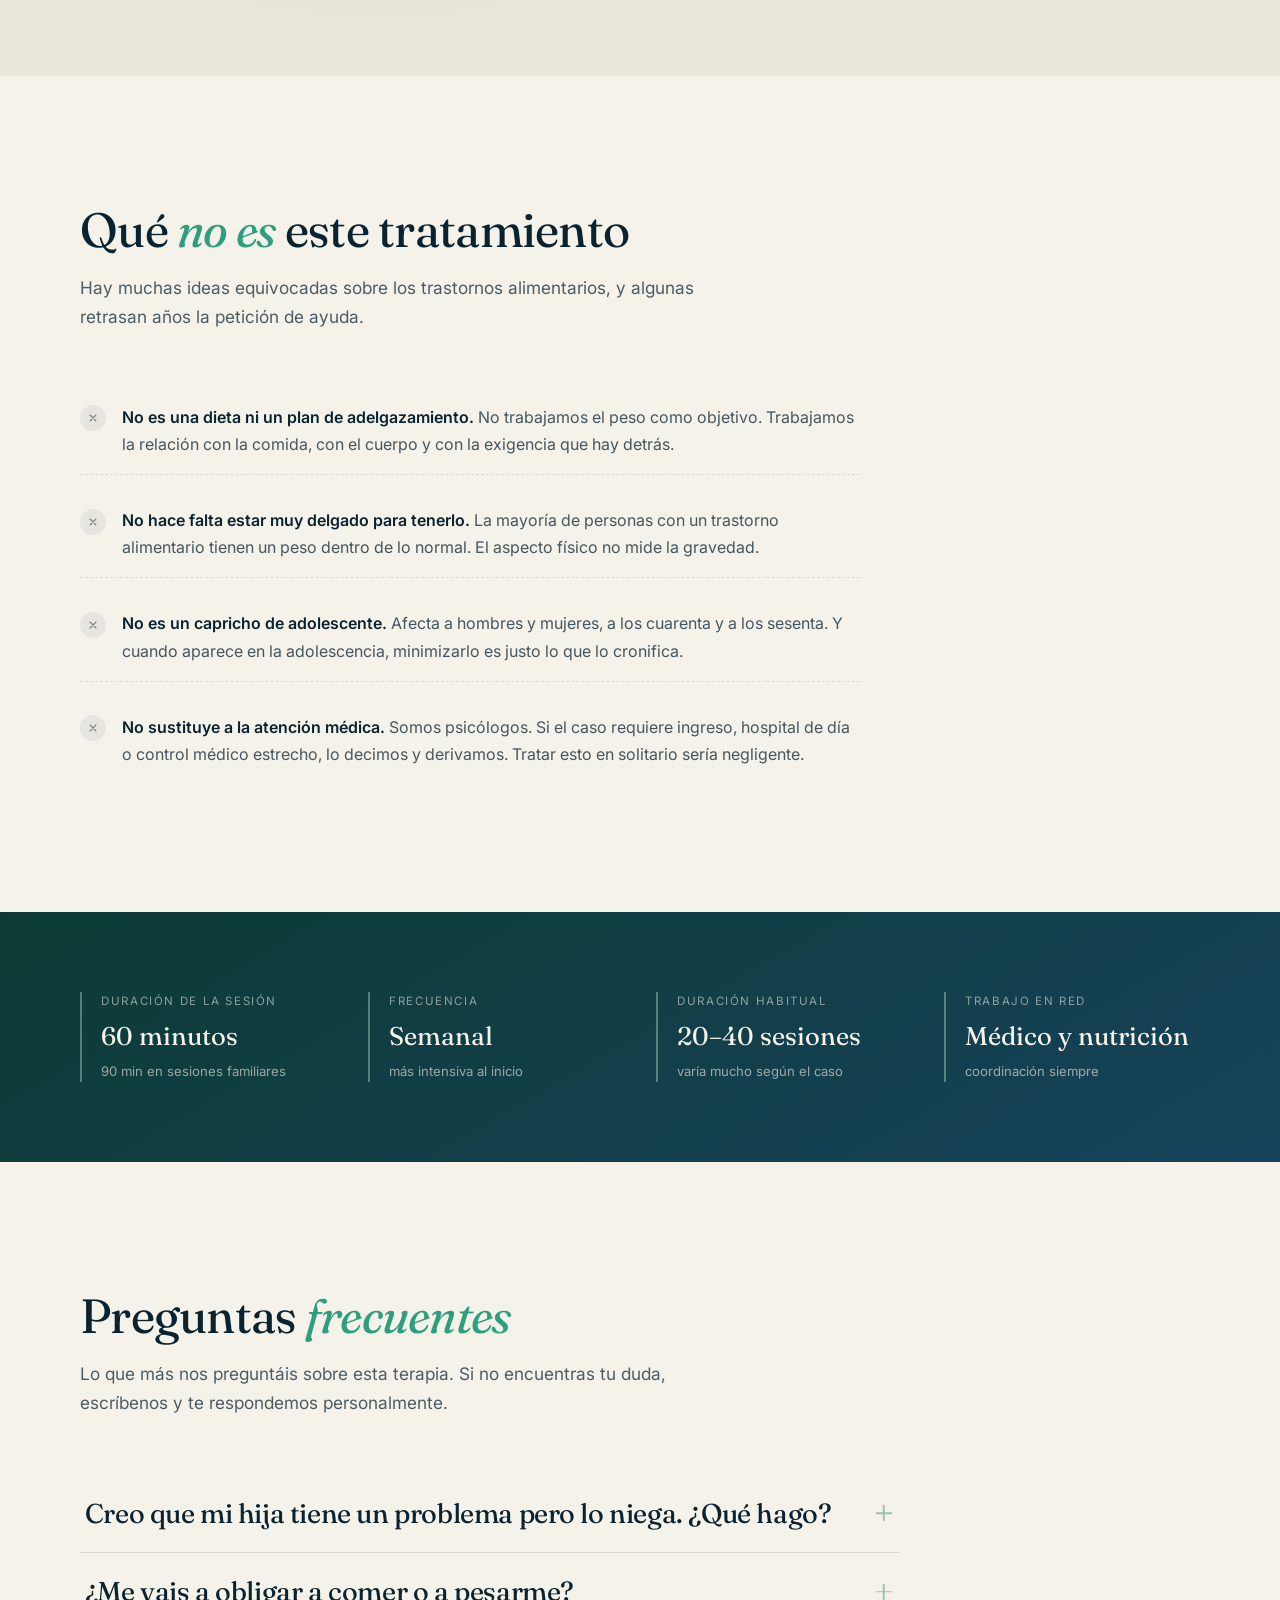
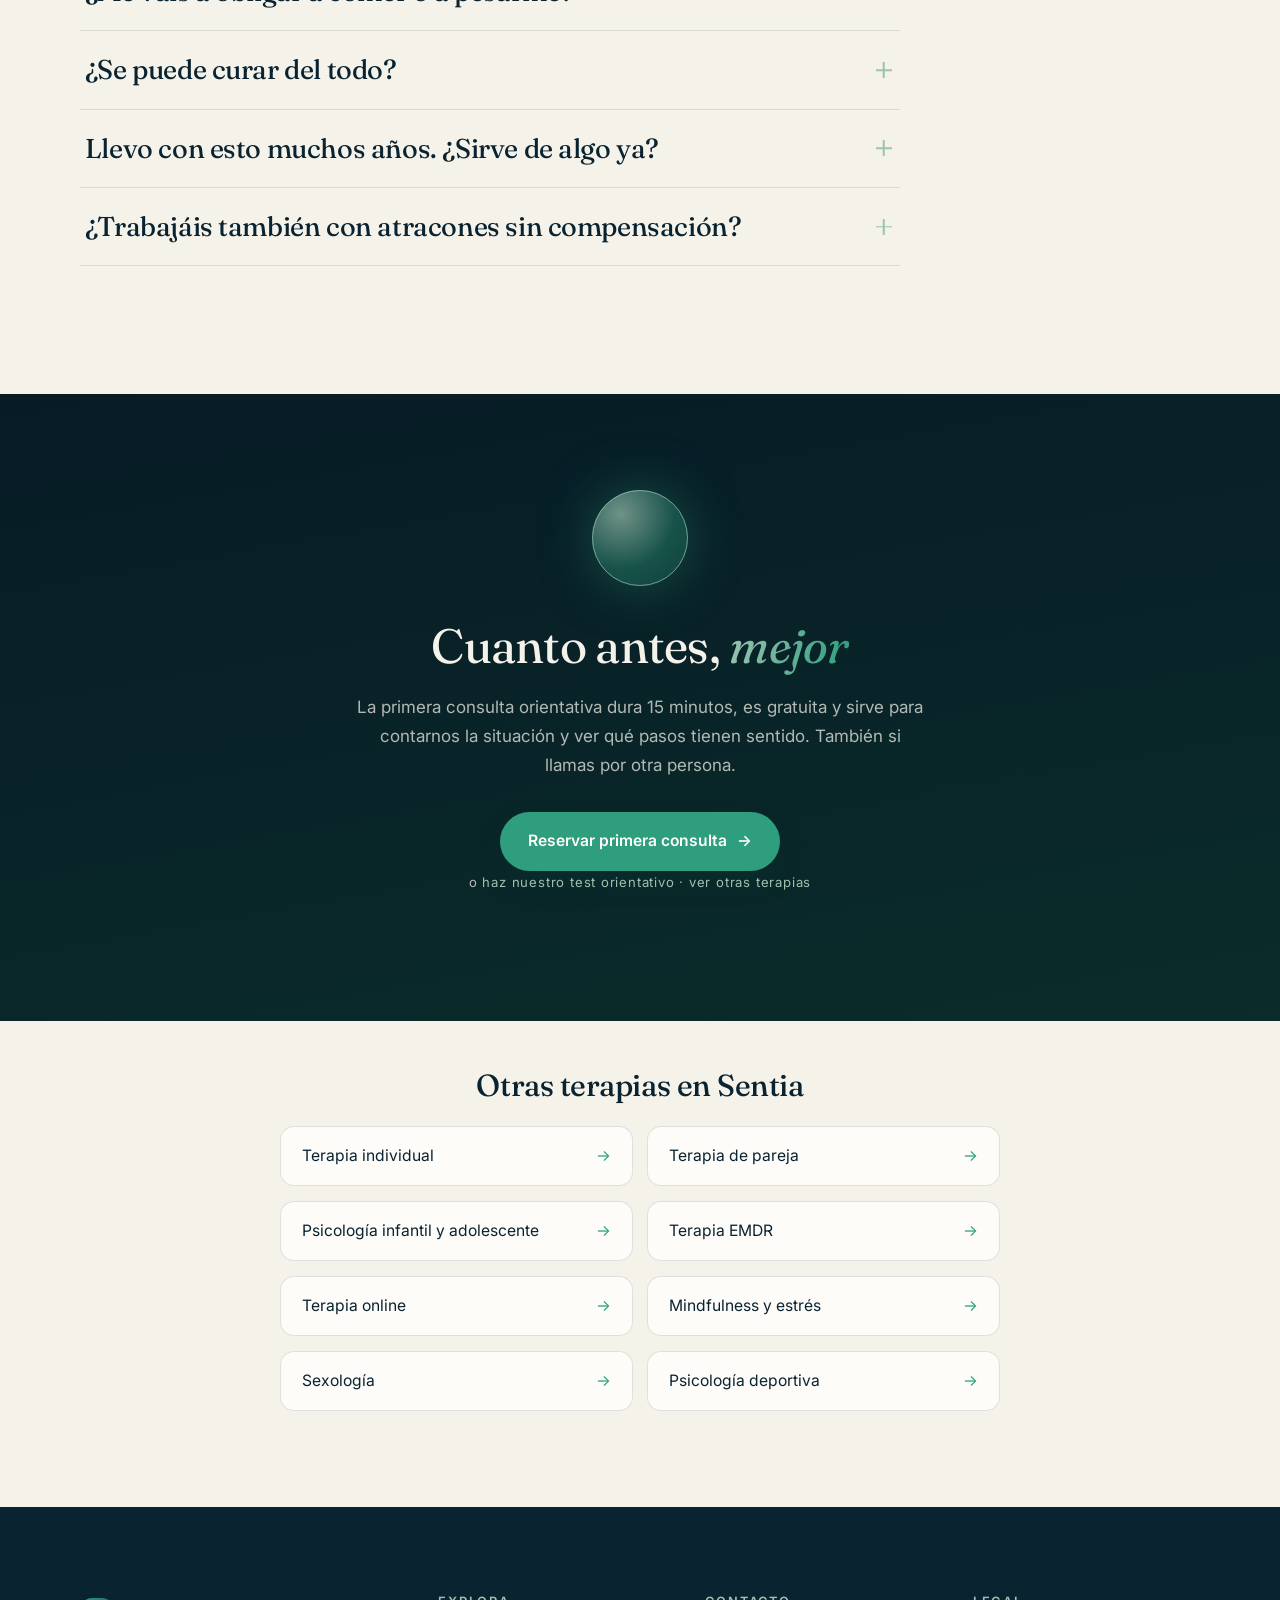
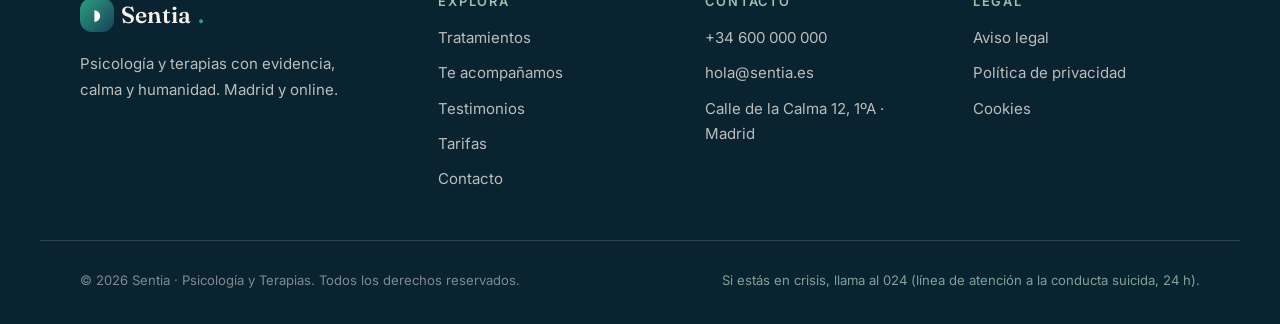
<file: terapias/alimentacion.html>
<!DOCTYPE html>
<html lang="es">
<head>
  <meta charset="UTF-8">
  <meta name="viewport" content="width=device-width, initial-scale=1.0">
  <title>Trastornos de la conducta alimentaria · Sentia</title>
  <link rel="icon" href="../assets/img/favicon.svg" type="image/svg+xml">
  <meta name="theme-color" content="#0a2331">
  <meta name="description" content="Tratamiento psicológico de anorexia, bulimia, atracones y la relación difícil con la comida y el cuerpo. Trabajo coordinado con medicina y nutrición, en Madrid y online.">

  <link rel="preconnect" href="https://fonts.googleapis.com">
  <link rel="preconnect" href="https://fonts.gstatic.com" crossorigin>
  <link href="https://fonts.googleapis.com/css2?family=Fraunces:ital,opsz,wght@0,9..144,300..700;1,9..144,300..700&family=Inter:wght@400;500;600&display=swap" rel="stylesheet">

  <link rel="stylesheet" href="../styles.css?v=20260820">

  <script defer src="../lib/gsap.min.js"></script>
  <script defer src="../lib/ScrollTrigger.min.js"></script>
  <script defer src="../lib/manifest.js"></script>
  <script defer src="../main.js?v=20260722a"></script>
  <script defer src="../chat.js?v=20260820"></script>
</head>
<body>

  <a class="skip-link" href="#main">Saltar al contenido</a>

  <!-- ============ NAV (idéntico al home, rutas apuntando a ../) ============ -->
  <header class="nav" id="top">
    <div class="nav-inner">
      <a class="nav-logo" href="../index.html" aria-label="Sentia — inicio">
        <span class="nav-logo-mark" aria-hidden="true">◗</span>
        Sentia<em>.</em>
      </a>
      <nav class="nav-links" aria-label="Navegación principal">
        <div class="nav-item has-menu">
          <a href="../index.html#tratamientos" class="nav-trigger" aria-haspopup="true" aria-expanded="false">
            Tratamientos
            <svg class="nav-caret" viewBox="0 0 20 20" fill="none" stroke="currentColor" stroke-width="2" stroke-linecap="round" stroke-linejoin="round" aria-hidden="true"><path d="M5 8l5 5 5-5"/></svg>
          </a>
          <div class="nav-menu" role="menu">
            <div class="nav-menu-grid">
              <a role="menuitem" href="individual.html">
                <span class="nm-icon" aria-hidden="true"><svg viewBox="0 0 32 32" fill="none" stroke="currentColor" stroke-width="1.5" stroke-linecap="round" stroke-linejoin="round"><circle cx="16" cy="9" r="4.2"/><path d="M8 26c0-4.4 3.6-8 8-8s8 3.6 8 8"/><path d="M5 29h22"/></svg></span>
                <span class="nm-txt"><strong>Terapia individual</strong><small>Ansiedad, depresión, autoestima</small></span>
              </a>
              <a role="menuitem" href="pareja.html">
                <span class="nm-icon" aria-hidden="true"><svg viewBox="0 0 32 32" fill="none" stroke="currentColor" stroke-width="1.5" stroke-linecap="round" stroke-linejoin="round"><circle cx="12" cy="16" r="7.5"/><circle cx="20" cy="16" r="7.5"/></svg></span>
                <span class="nm-txt"><strong>Terapia de pareja</strong><small>Comunicación, conflictos, crisis</small></span>
              </a>
              <a role="menuitem" href="infantil.html">
                <span class="nm-icon" aria-hidden="true"><svg viewBox="0 0 32 32" fill="none" stroke="currentColor" stroke-width="1.5" stroke-linecap="round" stroke-linejoin="round"><path d="M16 28V13"/><path d="M16 17c-5 0-7-3-7-7 4 0 7 2.5 7 7z"/><path d="M16 14c4.4 0 6.2-2.6 6.2-6.2C18.4 7.8 16 10 16 14z"/></svg></span>
                <span class="nm-txt"><strong>Infantil y adolescente</strong><small>Emociones, conducta, familia</small></span>
              </a>
              <a role="menuitem" href="emdr.html">
                <span class="nm-icon" aria-hidden="true"><svg viewBox="0 0 32 32" fill="none" stroke="currentColor" stroke-width="1.5" stroke-linecap="round" stroke-linejoin="round"><path d="M3 16s5-7 13-7 13 7 13 7-5 7-13 7S3 16 3 16z"/><circle cx="16" cy="16" r="3.2"/></svg></span>
                <span class="nm-txt"><strong>EMDR</strong><small>Trauma y experiencias difíciles</small></span>
              </a>
              <a role="menuitem" href="online.html">
                <span class="nm-icon" aria-hidden="true"><svg viewBox="0 0 32 32" fill="none" stroke="currentColor" stroke-width="1.5" stroke-linecap="round" stroke-linejoin="round"><rect x="4" y="7" width="24" height="16" rx="2.5"/><path d="M12 27h8"/><path d="M13.5 15.5l5 2.5-5 2.5z"/></svg></span>
                <span class="nm-txt"><strong>Terapia online</strong><small>Desde donde estés</small></span>
              </a>
              <a role="menuitem" href="mindfulness.html">
                <span class="nm-icon" aria-hidden="true"><svg viewBox="0 0 32 32" fill="none" stroke="currentColor" stroke-width="1.5" stroke-linecap="round" stroke-linejoin="round"><circle cx="16" cy="16" r="3"/><path d="M9.5 22.5a9 9 0 010-13"/><path d="M22.5 9.5a9 9 0 010 13"/></svg></span>
                <span class="nm-txt"><strong>Mindfulness</strong><small>Estrés y gestión emocional</small></span>
              </a>
              <a role="menuitem" href="sexologia.html">
                <span class="nm-icon" aria-hidden="true"><svg viewBox="0 0 32 32" fill="none" stroke="currentColor" stroke-width="1.5" stroke-linecap="round" stroke-linejoin="round"><path d="M16 27S5 20 5 13.5A6 6 0 0116 10a6 6 0 0111 3.5C27 20 16 27 16 27z"/><path d="M10.5 16h3l2-3.2 2 6 2-2.8h2.5"/></svg></span>
                <span class="nm-txt"><strong>Sexología</strong><small>Deseo, dificultades, identidad</small></span>
              </a>
              <a role="menuitem" href="alimentacion.html">
                <span class="nm-icon" aria-hidden="true"><svg viewBox="0 0 32 32" fill="none" stroke="currentColor" stroke-width="1.5" stroke-linecap="round" stroke-linejoin="round"><circle cx="16" cy="16" r="11.5"/><path d="M16 22s-4.6-3-4.6-6.1A2.9 2.9 0 0116 14.3a2.9 2.9 0 014.6-.4c0 3.1-4.6 8.1-4.6 8.1z"/></svg></span>
                <span class="nm-txt"><strong>T. alimentarios</strong><small>Anorexia, bulimia, atracones</small></span>
              </a>
              <a role="menuitem" href="deportiva.html">
                <span class="nm-icon" aria-hidden="true"><svg viewBox="0 0 32 32" fill="none" stroke="currentColor" stroke-width="1.5" stroke-linecap="round" stroke-linejoin="round"><circle cx="16" cy="19" r="9.5"/><path d="M16 19v-5.5"/><path d="M12.5 4h7"/><path d="M16 4v5.5"/></svg></span>
                <span class="nm-txt"><strong>Deportiva</strong><small>Presión, lesión, motivación</small></span>
              </a>
            </div>
            <a class="nav-menu-foot" href="../index.html#tratamientos">Ver el resumen en la portada <span aria-hidden="true">→</span></a>
          </div>
        </div>
        <a href="../index.html#acompanamos">Te acompañamos</a>
        <a href="../index.html#testimonios">Testimonios</a>
        <a href="../index.html#tarifas">Tarifas</a>
        <a href="../index.html#contacto">Contacto</a>
      </nav>
      <a class="btn btn-nav" href="../index.html#contacto">Reservar consulta</a>
      <button class="nav-toggle" aria-label="Abrir menú" aria-expanded="false">
        <span></span><span></span>
      </button>
    </div>
  </header>

  <div class="mobile-menu" hidden>
    <details class="mm-group">
      <summary>Tratamientos<span class="mm-caret" aria-hidden="true">▾</span></summary>
      <div class="mm-sub">
        <a href="individual.html">Terapia individual</a>
        <a href="pareja.html">Terapia de pareja</a>
        <a href="infantil.html">Infantil y adolescente</a>
        <a href="emdr.html">EMDR</a>
        <a href="online.html">Terapia online</a>
        <a href="mindfulness.html">Mindfulness</a>
        <a href="sexologia.html">Sexología</a>
        <a href="alimentacion.html">Trastornos alimentarios</a>
        <a href="deportiva.html">Deportiva</a>
      </div>
    </details>
    <a href="../index.html#acompanamos">Te acompañamos</a>
    <a href="../index.html#testimonios">Testimonios</a>
    <a href="../index.html#tarifas">Tarifas</a>
    <a href="../index.html#contacto">Contacto</a>
    <a class="btn btn-solid" href="../index.html#contacto">Reservar consulta</a>
  </div>

  <main id="main">

    <!-- ============ HERO DE FICHA ============ -->
    <section class="thero">
      <div class="hero-field" aria-hidden="true">
        <span class="aurora aurora-1"></span>
        <span class="aurora aurora-2"></span>
        <span class="aurora aurora-3"></span>
      </div>
      <div class="hero-grain" aria-hidden="true"></div>

      <div class="thero-inner">
        <div class="thero-copy">
          <p class="thero-crumbs">
            <a href="../index.html">Sentia</a>
            <svg viewBox="0 0 24 24" fill="none" stroke="currentColor" stroke-width="2"><path d="M9 6l6 6-6 6"/></svg>
            <a href="../index.html#tratamientos">Tratamientos</a>
            <svg viewBox="0 0 24 24" fill="none" stroke="currentColor" stroke-width="2"><path d="M9 6l6 6-6 6"/></svg>
            <span>Conducta alimentaria</span>
          </p>
          <h1>Trastornos de la <em>conducta alimentaria</em></h1>
          <p class="thero-lead">Anorexia, bulimia, atracones o una relación con la comida que ocupa todo el día. No van de fuerza de voluntad ni de vanidad: son problemas de salud mental con tratamiento eficaz, y el pronóstico mejora mucho cuando se empieza pronto.</p>
          <div class="thero-cta">
            <a class="btn btn-solid magnetic" href="../index.html#contacto">Pedir primera consulta<span class="btn-arrow" aria-hidden="true">→</span></a>
            <a class="btn btn-ghost magnetic" href="#como-trabajamos">Cómo trabajamos</a>
          </div>
          <ul class="thero-badges">
            <li><svg viewBox="0 0 24 24" fill="none" stroke="currentColor" stroke-width="1.6" stroke-linecap="round" stroke-linejoin="round"><circle cx="12" cy="12" r="9"/><path d="M12 7v5l3 2"/></svg><span>60 minutos</span></li>
            <li><svg viewBox="0 0 24 24" fill="none" stroke="currentColor" stroke-width="1.6" stroke-linecap="round" stroke-linejoin="round"><path d="M12 3l8 3v6c0 4.5-3.4 8.4-8 9-4.6-.6-8-4.5-8-9V6l8-3z"/></svg><span>Equipo coordinado</span></li>
            <li><svg viewBox="0 0 24 24" fill="none" stroke="currentColor" stroke-width="1.6" stroke-linecap="round" stroke-linejoin="round"><circle cx="9" cy="9" r="3.5"/><path d="M2.5 21c0-3.6 2.9-6.5 6.5-6.5s6.5 2.9 6.5 6.5"/><path d="M17 4a3.5 3.5 0 010 7M21.5 21c0-2.6-1.5-4.8-3.7-5.8"/></svg><span>Adolescentes y adultos</span></li>
            <li><svg viewBox="0 0 24 24" fill="none" stroke="currentColor" stroke-width="1.6" stroke-linecap="round" stroke-linejoin="round"><path d="M12 21s-7-6-7-12a7 7 0 1114 0c0 6-7 12-7 12z"/><circle cx="12" cy="9" r="2.5"/></svg><span>Madrid y online</span></li>
          </ul>
        </div>

        <div class="thero-media">
          <figure>
            <img src="../assets/img/terapia-alimentacion.webp" alt="Cuenco con fruta y granola, libros sobre nutrición intuitiva y cuaderno con propósitos de autocuidado" width="900" height="1125" fetchpriority="high">
          </figure>
          <div class="thero-quote">
            Llevaba seis años pensando en comida cada hora del día. Ahora hay ratos enteros en que no me acuerdo del tema.
            <small>Paciente en tratamiento de TCA · 27 años</small>
          </div>
        </div>
      </div>
    </section>

    <!-- ============ CUÁNDO PUEDE AYUDARTE ============ -->
    <section class="tsection tsignals">
      <div class="container">
        <div class="tsection-head reveal">
          <h2>Señales de que <em>conviene consultar</em></h2>
          <p class="tsection-lead">No hace falta cumplir todos los criterios de un diagnóstico para pedir ayuda. Si la comida o el cuerpo ocupan un espacio desproporcionado en tu cabeza, ya hay motivo suficiente.</p>
        </div>
        <div class="tsignals-grid">
          <article class="tsignal reveal">
            <span class="tsignal-tick" aria-hidden="true"><svg viewBox="0 0 24 24" fill="none" stroke="currentColor" stroke-width="2.4" stroke-linecap="round" stroke-linejoin="round"><path d="M5 13l4 4 10-10"/></svg></span>
            <p>Piensas en comida, peso o calorías durante gran parte del día y te cuesta concentrarte en otra cosa.</p>
          </article>
          <article class="tsignal reveal">
            <span class="tsignal-tick" aria-hidden="true"><svg viewBox="0 0 24 24" fill="none" stroke="currentColor" stroke-width="2.4" stroke-linecap="round" stroke-linejoin="round"><path d="M5 13l4 4 10-10"/></svg></span>
            <p>Comes a escondidas, con sensación de pérdida de control, y después aparece culpa o vergüenza.</p>
          </article>
          <article class="tsignal reveal">
            <span class="tsignal-tick" aria-hidden="true"><svg viewBox="0 0 24 24" fill="none" stroke="currentColor" stroke-width="2.4" stroke-linecap="round" stroke-linejoin="round"><path d="M5 13l4 4 10-10"/></svg></span>
            <p>Haces conductas para compensar lo que comes: vómitos, laxantes, ayunos o ejercicio como castigo.</p>
          </article>
          <article class="tsignal reveal">
            <span class="tsignal-tick" aria-hidden="true"><svg viewBox="0 0 24 24" fill="none" stroke="currentColor" stroke-width="2.4" stroke-linecap="round" stroke-linejoin="round"><path d="M5 13l4 4 10-10"/></svg></span>
            <p>Evitas comer con otras personas y has ido dejando planes por miedo a la comida.</p>
          </article>
          <article class="tsignal reveal">
            <span class="tsignal-tick" aria-hidden="true"><svg viewBox="0 0 24 24" fill="none" stroke="currentColor" stroke-width="2.4" stroke-linecap="round" stroke-linejoin="round"><path d="M5 13l4 4 10-10"/></svg></span>
            <p>Tu estado de ánimo depende de lo que marca la báscula o de cómo te ves ese día en el espejo.</p>
          </article>
          <article class="tsignal reveal">
            <span class="tsignal-tick" aria-hidden="true"><svg viewBox="0 0 24 24" fill="none" stroke="currentColor" stroke-width="2.4" stroke-linecap="round" stroke-linejoin="round"><path d="M5 13l4 4 10-10"/></svg></span>
            <p>Eres madre o padre y ves estas señales en tu hijo o hija, aunque él o ella diga que está todo bien.</p>
          </article>
        </div>
      </div>
    </section>

    <!-- ============ CÓMO TRABAJAMOS ============ -->
    <section class="tsection tprocess" id="como-trabajamos">
      <div class="container">
        <div class="tsection-head reveal">
          <h2>Cómo <em>trabajamos</em></h2>
          <p class="tsection-lead">Aplicamos terapia cognitivo-conductual mejorada (TCC-M), el tratamiento con más respaldo científico para los trastornos alimentarios, y en menores el modelo de tratamiento basado en la familia.</p>
        </div>
        <div class="tsteps">
          <article class="tstep reveal">
            <span class="tstep-icon" aria-hidden="true"><svg viewBox="0 0 32 32" fill="none" stroke="currentColor" stroke-width="1.6" stroke-linecap="round" stroke-linejoin="round"><path d="M7 6h14l3 3v17H7z"/><path d="M11 13h10M11 17h10M11 21h6"/></svg></span>
            <h3>Valoración inicial</h3>
            <p>Entendemos qué está pasando, desde cuándo y qué papel cumple en tu vida. Valoramos también el estado físico y si hace falta una revisión médica antes de continuar.</p>
          </article>
          <article class="tstep reveal">
            <span class="tstep-icon" aria-hidden="true"><svg viewBox="0 0 32 32" fill="none" stroke="currentColor" stroke-width="1.6" stroke-linecap="round" stroke-linejoin="round"><path d="M16 4v24M4 16h24"/><circle cx="16" cy="16" r="12"/></svg></span>
            <h3>Coordinación médica</h3>
            <p>Un TCA no se trata solo desde la psicología. Trabajamos con tu médico de familia, y con endocrino o nutrición cuando hace falta. Si detectamos riesgo físico, derivamos a una unidad especializada sin demora.</p>
          </article>
          <article class="tstep reveal">
            <span class="tstep-icon" aria-hidden="true"><svg viewBox="0 0 32 32" fill="none" stroke="currentColor" stroke-width="1.6" stroke-linecap="round" stroke-linejoin="round"><path d="M16 4l3 6 6 1-4.5 4.5L22 22l-6-3-6 3 1.5-6.5L7 11l6-1z"/></svg></span>
            <h3>Normalizar la conducta</h3>
            <p>Primero se estabiliza la alimentación y se reducen las conductas de riesgo. Sin esa base, el trabajo psicológico profundo no se sostiene: el cuerpo desnutrido no permite pensar con claridad.</p>
          </article>
          <article class="tstep reveal">
            <span class="tstep-icon" aria-hidden="true"><svg viewBox="0 0 32 32" fill="none" stroke="currentColor" stroke-width="1.6" stroke-linecap="round" stroke-linejoin="round"><path d="M5 20l5 5L27 8"/><path d="M16 5v4M22 6l-2 3M10 6l2 3"/></svg></span>
            <h3>Lo que hay debajo</h3>
            <p>Autoexigencia, control, imagen corporal, trauma o ansiedad. Aquí es donde se juega que el cambio dure. Terminamos con un plan de prevención de recaídas, porque las recaídas son parte del proceso y conviene tenerlas previstas.</p>
          </article>
        </div>
      </div>
    </section>

    <!-- ============ EN QUÉ CONSISTE ============ -->
    <section class="tsection tsession">
      <div class="container tsession-grid">
        <figure class="reveal">
          <img src="../assets/img/fachada.webp" alt="Puerta verde de la entrada de la consulta, con hiedra y flores" loading="lazy">
        </figure>
        <div class="tsession-copy reveal">
          <h2>El papel de <em>la familia</em></h2>
          <p>Cuando el paciente es menor de edad, la familia no es un espectador: es parte del tratamiento. El modelo con mejores resultados en adolescentes devuelve temporalmente a los padres el control de las comidas, con acompañamiento nuestro, y se lo va devolviendo al hijo a medida que recupera capacidad de decisión.</p>
          <p>En adultos, la familia o la pareja pueden participar en sesiones concretas si ayuda. Vivir con alguien con un TCA es agotador y genera dinámicas de vigilancia y conflicto que también conviene trabajar.</p>
          <span class="tsession-pill"><svg viewBox="0 0 24 24" fill="none" stroke="currentColor" stroke-width="1.6" stroke-linecap="round" stroke-linejoin="round"><path d="M12 3l8 3v6c0 4.5-3.4 8.4-8 9-4.6-.6-8-4.5-8-9V6l8-3z"/></svg><span>Si hay riesgo físico (pérdida de peso rápida, desmayos, alteraciones del corazón), la prioridad es la valoración médica urgente, no la terapia.</span></span>
        </div>
      </div>
    </section>

    <!-- ============ QUÉ NO ES ============ -->
    <section class="tsection tnot">
      <div class="container">
        <div class="tsection-head reveal">
          <h2>Qué <em>no es</em> este tratamiento</h2>
          <p class="tsection-lead">Hay muchas ideas equivocadas sobre los trastornos alimentarios, y algunas retrasan años la petición de ayuda.</p>
        </div>
        <div class="tnot-grid">
          <div class="tnot-item reveal">
            <span class="tnot-x" aria-hidden="true"><svg viewBox="0 0 24 24" fill="none" stroke="currentColor" stroke-width="2.2" stroke-linecap="round"><path d="M6 6l12 12M18 6L6 18"/></svg></span>
            <p><strong>No es una dieta ni un plan de adelgazamiento.</strong> No trabajamos el peso como objetivo. Trabajamos la relación con la comida, con el cuerpo y con la exigencia que hay detrás.</p>
          </div>
          <div class="tnot-item reveal">
            <span class="tnot-x" aria-hidden="true"><svg viewBox="0 0 24 24" fill="none" stroke="currentColor" stroke-width="2.2" stroke-linecap="round"><path d="M6 6l12 12M18 6L6 18"/></svg></span>
            <p><strong>No hace falta estar muy delgado para tenerlo.</strong> La mayoría de personas con un trastorno alimentario tienen un peso dentro de lo normal. El aspecto físico no mide la gravedad.</p>
          </div>
          <div class="tnot-item reveal">
            <span class="tnot-x" aria-hidden="true"><svg viewBox="0 0 24 24" fill="none" stroke="currentColor" stroke-width="2.2" stroke-linecap="round"><path d="M6 6l12 12M18 6L6 18"/></svg></span>
            <p><strong>No es un capricho de adolescente.</strong> Afecta a hombres y mujeres, a los cuarenta y a los sesenta. Y cuando aparece en la adolescencia, minimizarlo es justo lo que lo cronifica.</p>
          </div>
          <div class="tnot-item reveal">
            <span class="tnot-x" aria-hidden="true"><svg viewBox="0 0 24 24" fill="none" stroke="currentColor" stroke-width="2.2" stroke-linecap="round"><path d="M6 6l12 12M18 6L6 18"/></svg></span>
            <p><strong>No sustituye a la atención médica.</strong> Somos psicólogos. Si el caso requiere ingreso, hospital de día o control médico estrecho, lo decimos y derivamos. Tratar esto en solitario sería negligente.</p>
          </div>
        </div>
      </div>
    </section>

    <!-- ============ DATOS PRÁCTICOS ============ -->
    <section class="tfacts">
      <div class="container">
        <div class="tfacts-grid">
          <div class="tfact reveal">
            <span class="tfact-label">Duración de la sesión</span>
            <span class="tfact-value">60 minutos</span>
            <small>90 min en sesiones familiares</small>
          </div>
          <div class="tfact reveal">
            <span class="tfact-label">Frecuencia</span>
            <span class="tfact-value">Semanal</span>
            <small>más intensiva al inicio</small>
          </div>
          <div class="tfact reveal">
            <span class="tfact-label">Duración habitual</span>
            <span class="tfact-value">20–40 sesiones</span>
            <small>varía mucho según el caso</small>
          </div>
          <div class="tfact reveal">
            <span class="tfact-label">Trabajo en red</span>
            <span class="tfact-value">Médico y nutrición</span>
            <small>coordinación siempre</small>
          </div>
        </div>
      </div>
    </section>

    <!-- ============ FAQ ============ -->
    <section class="tsection tfaq">
      <div class="container">
        <div class="tsection-head reveal">
          <h2>Preguntas <em>frecuentes</em></h2>
          <p class="tsection-lead">Lo que más nos preguntáis sobre esta terapia. Si no encuentras tu duda, escríbenos y te respondemos personalmente.</p>
        </div>
        <div class="accordion" role="list">
          <details class="acc-item">
            <summary><h3>Creo que mi hija tiene un problema pero lo niega. ¿Qué hago?</h3><span class="acc-plus" aria-hidden="true"></span></summary>
            <div class="acc-body"><p>Es lo habitual: la negación forma parte del cuadro. Podéis venir los padres primero, sin ella, para orientaros sobre cómo plantearlo en casa y qué pasos dar. Muchas familias empiezan así.</p></div>
          </details>
          <details class="acc-item">
            <summary><h3>¿Me vais a obligar a comer o a pesarme?</h3><span class="acc-plus" aria-hidden="true"></span></summary>
            <div class="acc-body"><p>Nadie te obliga a nada. El control de peso, cuando es necesario, lo lleva el equipo médico, no nosotros, y se acuerda contigo de antemano explicando para qué sirve. En consulta se trabaja desde el acuerdo, no desde la imposición.</p></div>
          </details>
          <details class="acc-item">
            <summary><h3>¿Se puede curar del todo?</h3><span class="acc-plus" aria-hidden="true"></span></summary>
            <div class="acc-body"><p>Muchas personas se recuperan por completo, y la probabilidad es notablemente mayor cuando el tratamiento empieza en los primeros años. No prometemos resultados concretos a nadie, pero sí podemos decir que esperar rara vez mejora el pronóstico.</p></div>
          </details>
          <details class="acc-item">
            <summary><h3>Llevo con esto muchos años. ¿Sirve de algo ya?</h3><span class="acc-plus" aria-hidden="true"></span></summary>
            <div class="acc-body"><p>Sí. En casos de larga evolución los objetivos pueden plantearse de forma distinta —mejorar la calidad de vida, reducir las conductas de riesgo, recuperar espacios que se habían perdido— pero hay margen de mejora real. La cronicidad no es un punto final.</p></div>
          </details>
          <details class="acc-item">
            <summary><h3>¿Trabajáis también con atracones sin compensación?</h3><span class="acc-plus" aria-hidden="true"></span></summary>
            <div class="acc-body"><p>Sí. El trastorno por atracón es el más frecuente de todos y el que menos se consulta, en parte porque suele confundirse con un problema de voluntad. Tiene tratamiento psicológico específico y responde bien.</p></div>
          </details>
        </div>
      </div>
    </section>

    <!-- ============ CTA FINAL ============ -->
    <section class="tcta">
      <div class="container">
        <div class="tcta-orb" aria-hidden="true"></div>
        <h2>Cuanto antes, <em>mejor</em></h2>
        <p>La primera consulta orientativa dura 15 minutos, es gratuita y sirve para contarnos la situación y ver qué pasos tienen sentido. También si llamas por otra persona.</p>
        <a class="btn btn-solid magnetic" href="../index.html#contacto">Reservar primera consulta<span class="btn-arrow" aria-hidden="true">→</span></a>
        <p class="tcta-links">o <a href="../index.html#test">haz nuestro test orientativo</a> · <a href="../index.html#tratamientos">ver otras terapias</a></p>
      </div>
    </section>

    <!-- ============ OTRAS TERAPIAS ============ -->
    <section class="tother">
      <div class="container">
        <div class="tsection-head" style="text-align:center; margin: 0 auto 1.5rem;">
          <h2 style="font-size: clamp(1.4rem, 2.4vw, 1.9rem); margin-bottom: 0.4rem;">Otras terapias en Sentia</h2>
        </div>
        <div class="tother-list">
          <a href="individual.html">Terapia individual <span aria-hidden="true">→</span></a>
          <a href="pareja.html">Terapia de pareja <span aria-hidden="true">→</span></a>
          <a href="infantil.html">Psicología infantil y adolescente <span aria-hidden="true">→</span></a>
          <a href="emdr.html">Terapia EMDR <span aria-hidden="true">→</span></a>
          <a href="online.html">Terapia online <span aria-hidden="true">→</span></a>
          <a href="mindfulness.html">Mindfulness y estrés <span aria-hidden="true">→</span></a>
          <a href="sexologia.html">Sexología <span aria-hidden="true">→</span></a>
          <a href="deportiva.html">Psicología deportiva <span aria-hidden="true">→</span></a>
        </div>
      </div>
    </section>

  </main>

  <!-- ============ FOOTER (idéntico al home) ============ -->
  <footer class="footer">
    <div class="container footer-grid">
      <div class="footer-brand">
        <a class="nav-logo footer-logo" href="../index.html"><span class="nav-logo-mark" aria-hidden="true">◗</span>Sentia<em>.</em></a>
        <p>Psicología y terapias con evidencia, calma y humanidad. Madrid y online.</p>
      </div>
      <nav class="footer-col" aria-label="Enlaces del sitio">
        <h4>Explora</h4>
        <a href="../index.html#tratamientos">Tratamientos</a>
        <a href="../index.html#acompanamos">Te acompañamos</a>
        <a href="../index.html#testimonios">Testimonios</a>
        <a href="../index.html#tarifas">Tarifas</a>
        <a href="../index.html#contacto">Contacto</a>
      </nav>
      <div class="footer-col">
        <h4>Contacto</h4>
        <a href="tel:+34600000000">+34 600 000 000</a>
        <a href="mailto:hola@sentia.es">hola@sentia.es</a>
        <p>Calle de la Calma 12, 1ºA · Madrid</p>
      </div>
      <div class="footer-col">
        <h4>Legal</h4>
        <a href="../legal/aviso-legal.html">Aviso legal</a>
        <a href="../legal/privacidad.html">Política de privacidad</a>
        <a href="../legal/cookies.html">Cookies</a>
      </div>
    </div>
    <div class="container footer-bottom">
      <p>© 2026 Sentia · Psicología y Terapias. Todos los derechos reservados.</p>
      <p class="footer-note">Si estás en crisis, llama al 024 (línea de atención a la conducta suicida, 24 h).</p>
    </div>
  </footer>

</body>
</html>
</file>
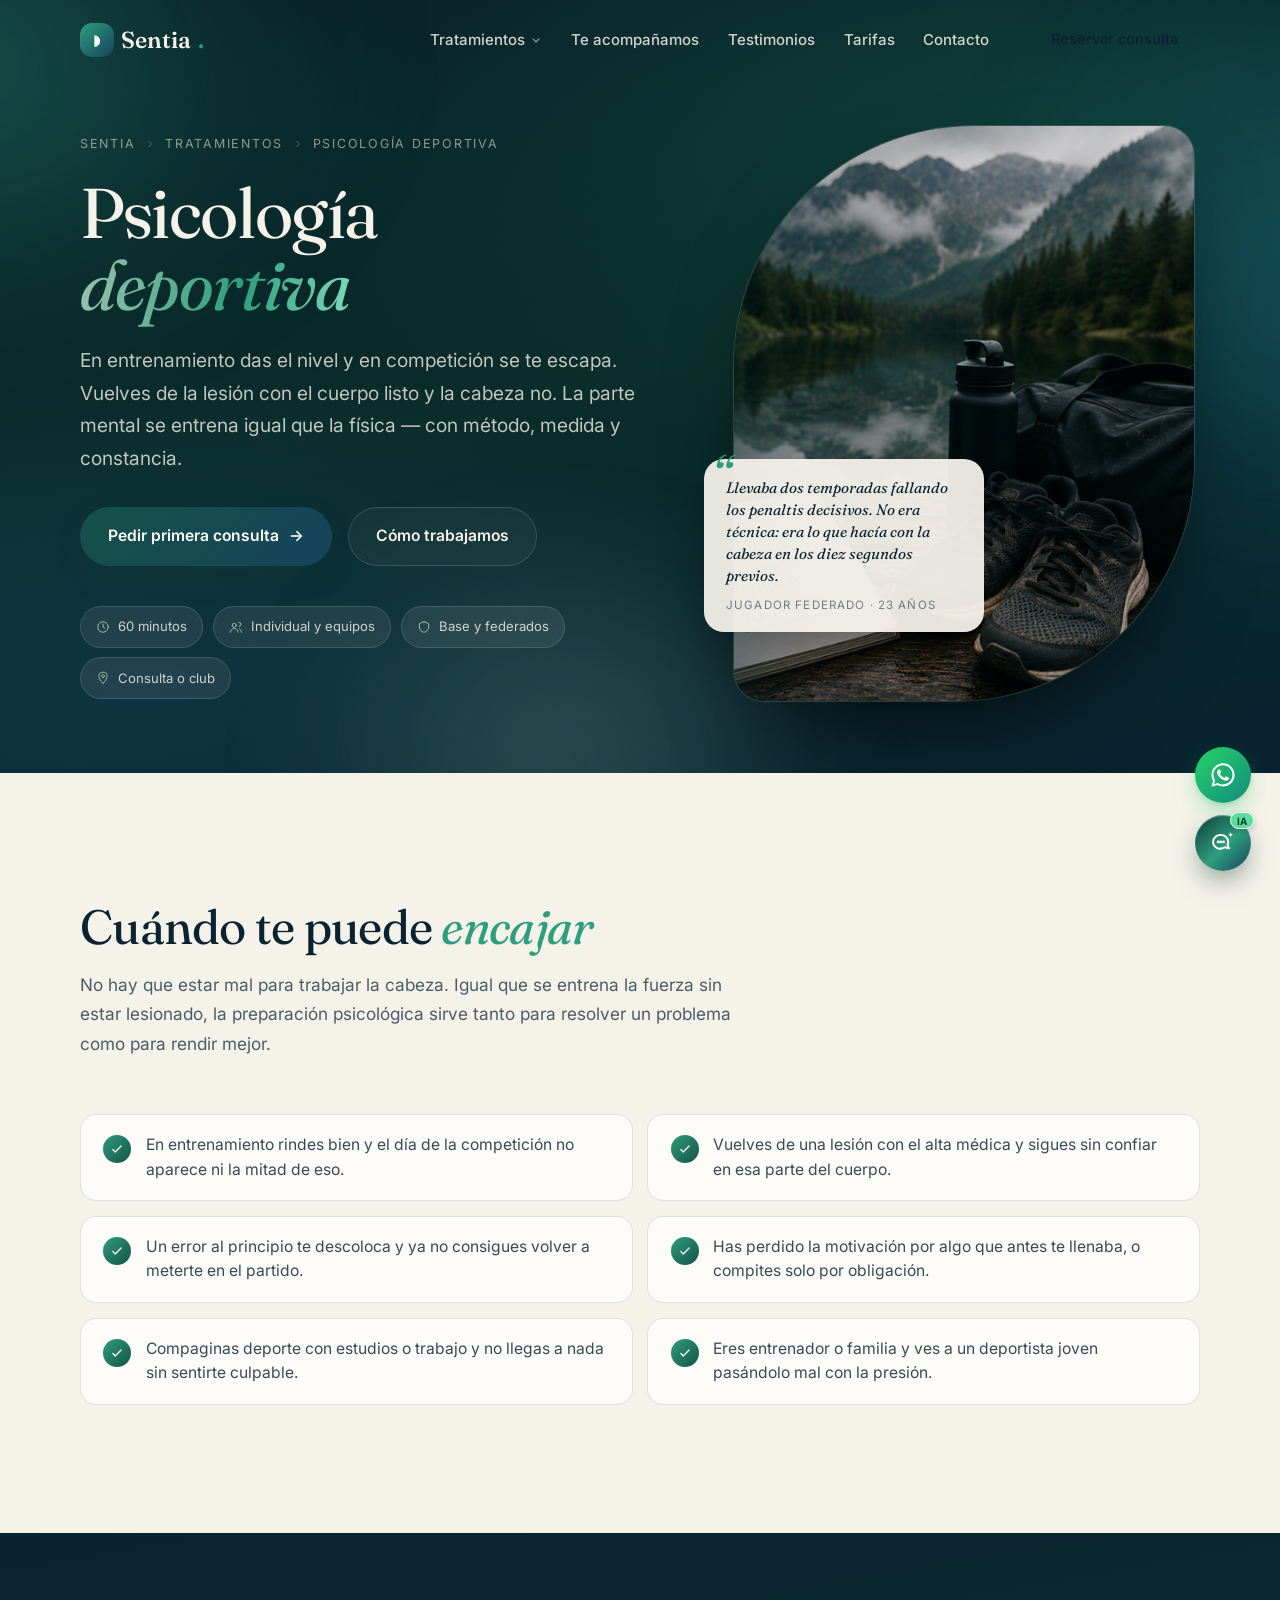
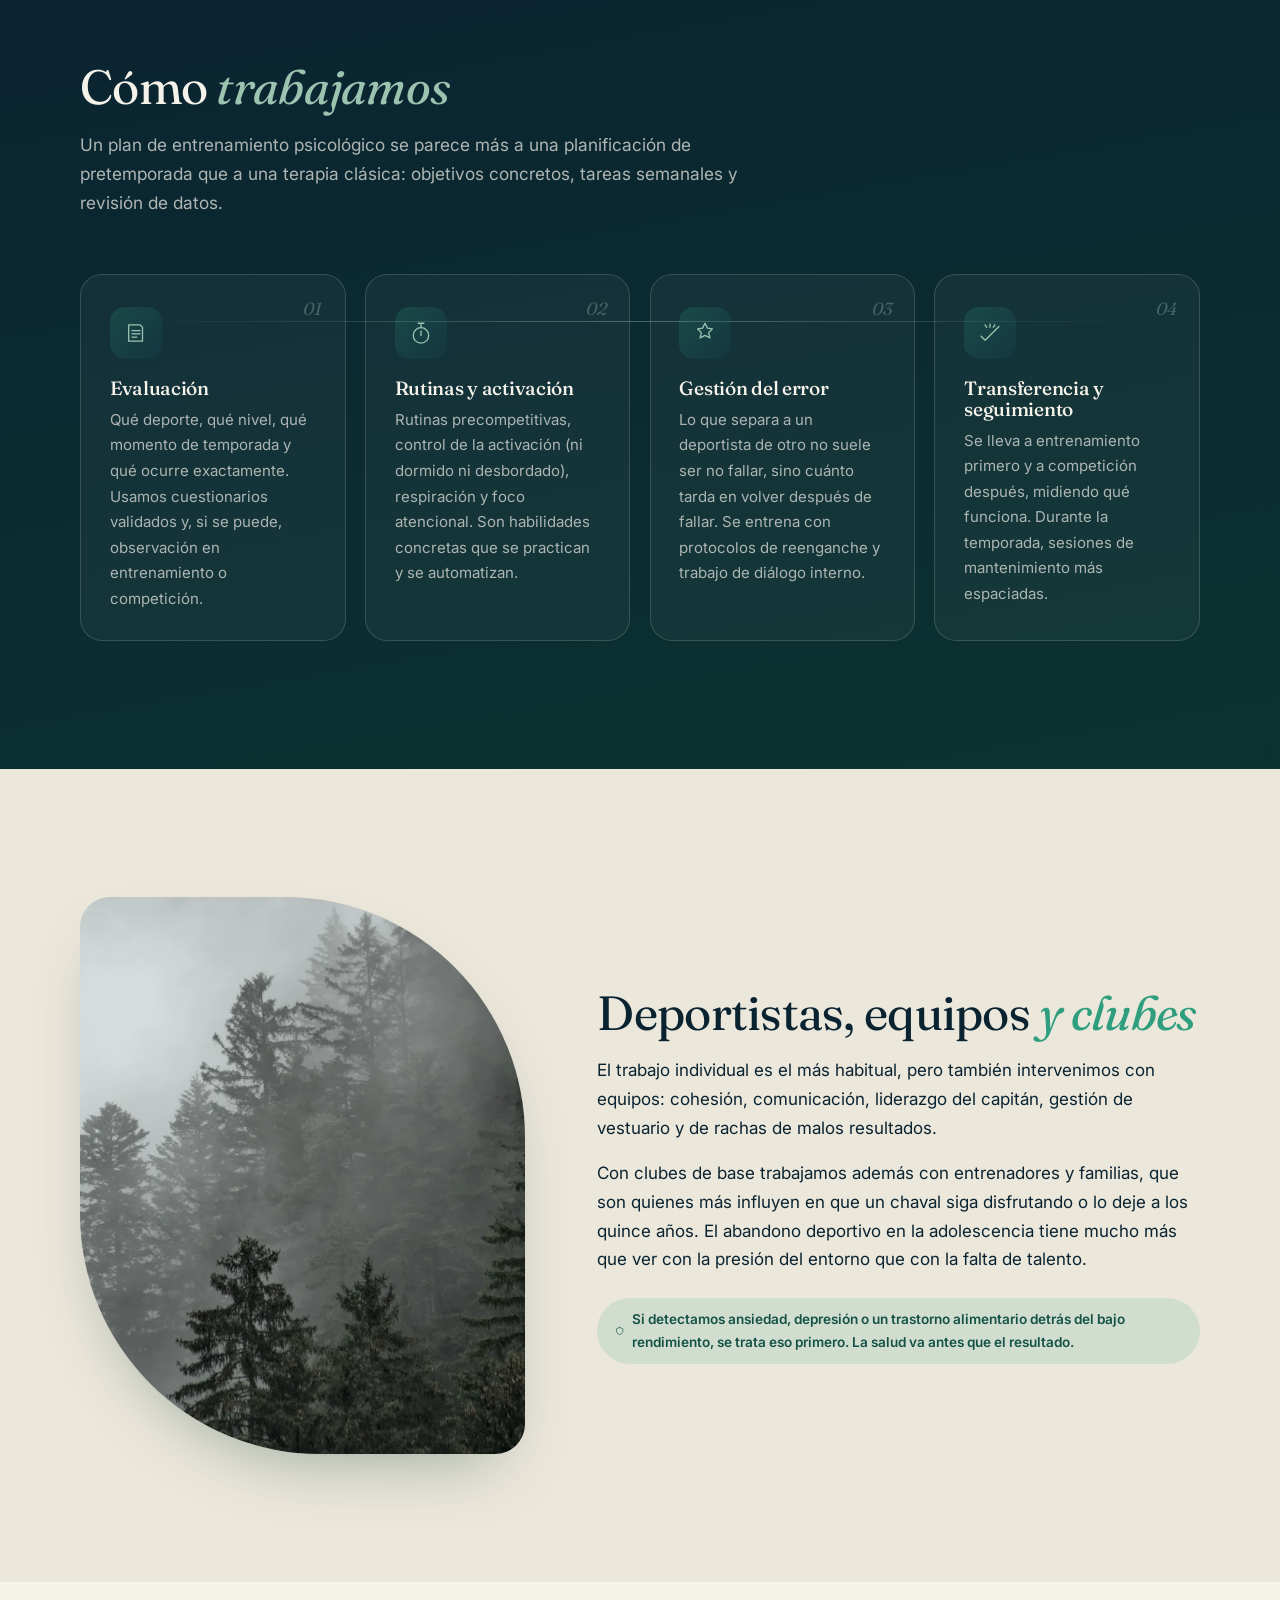
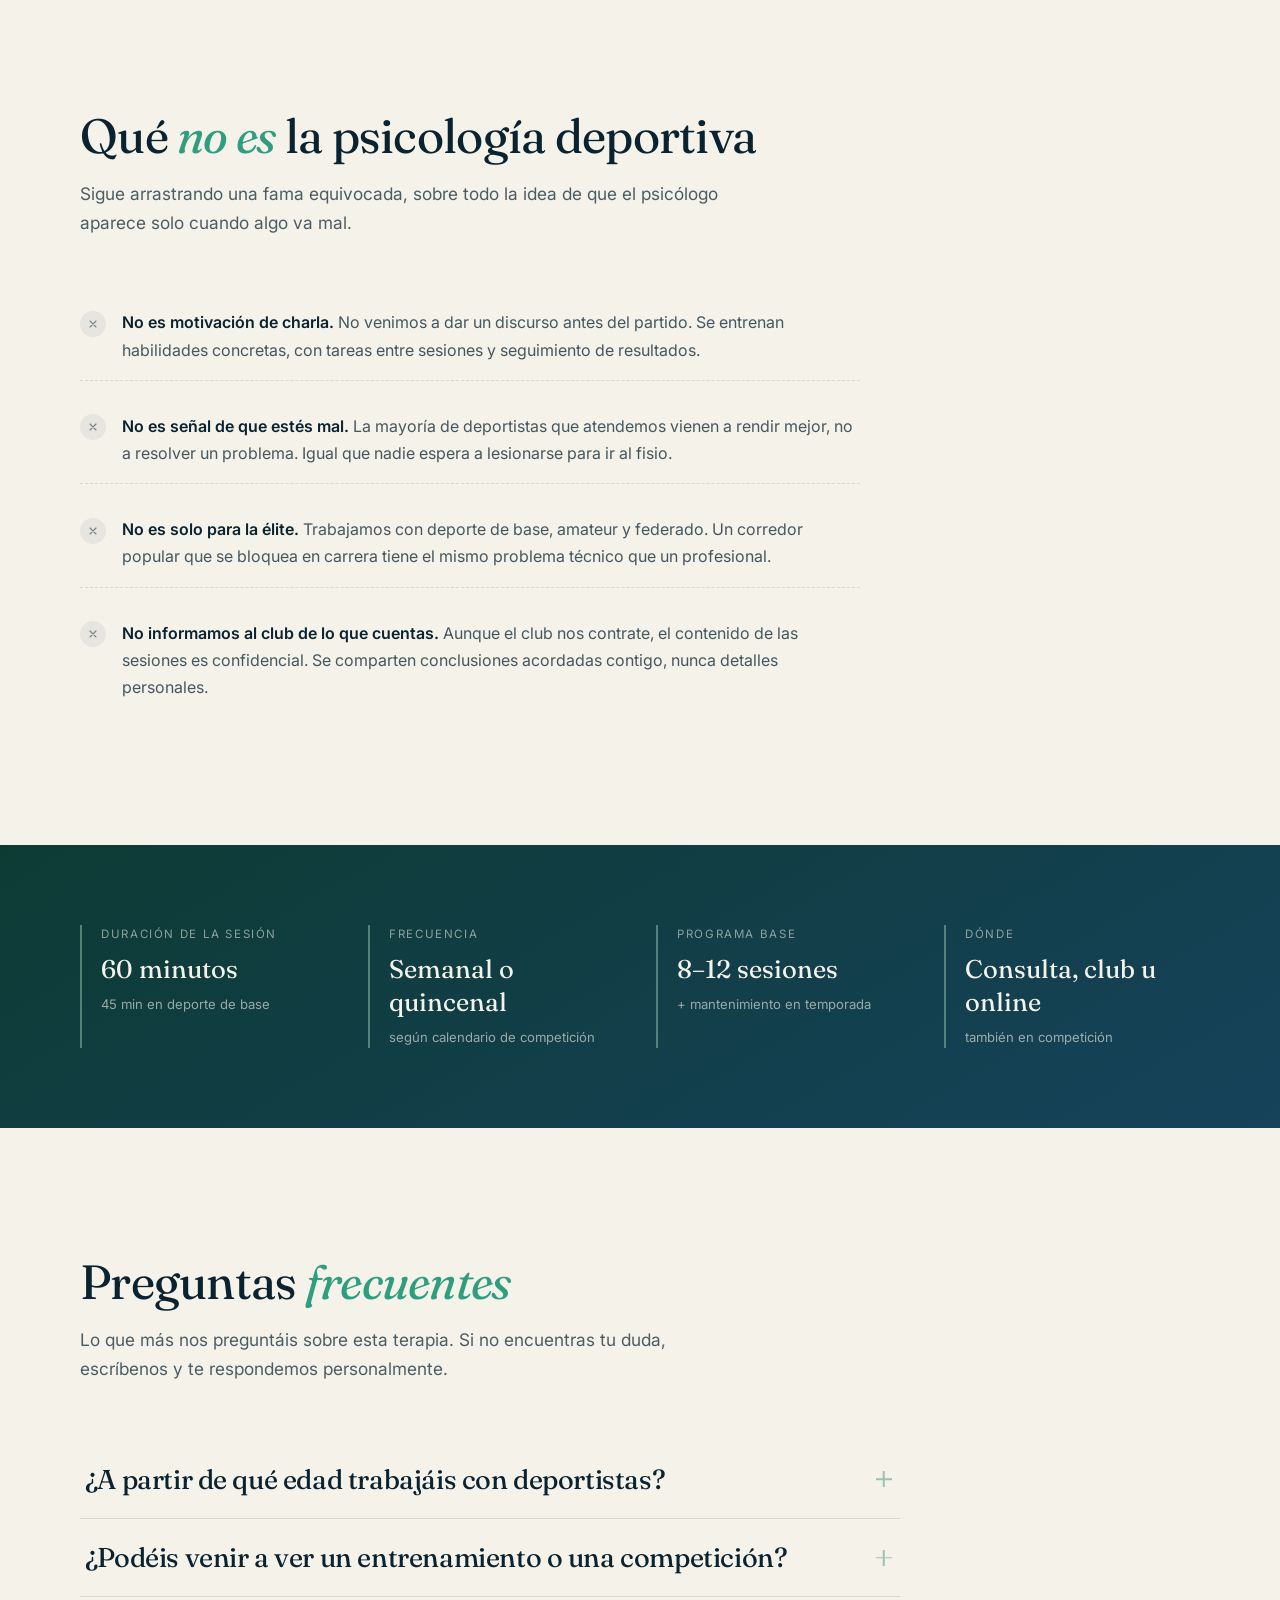
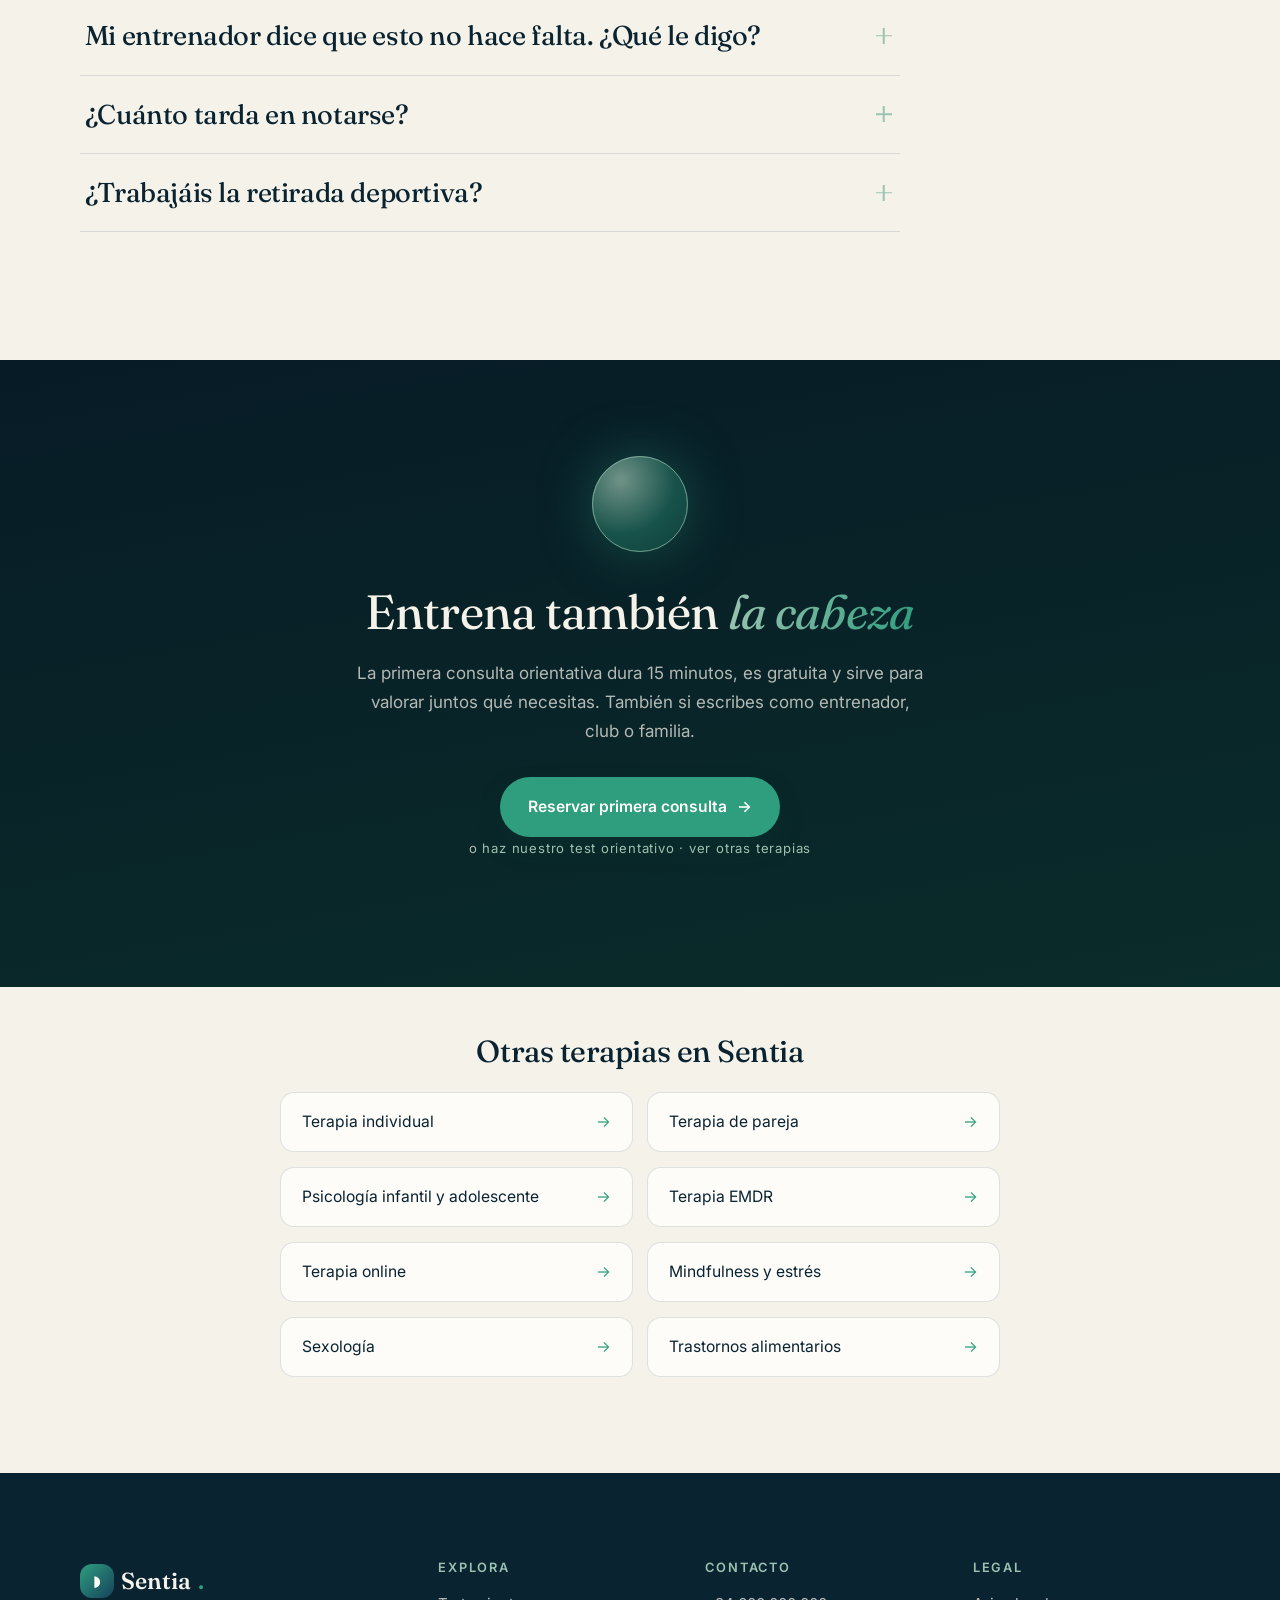
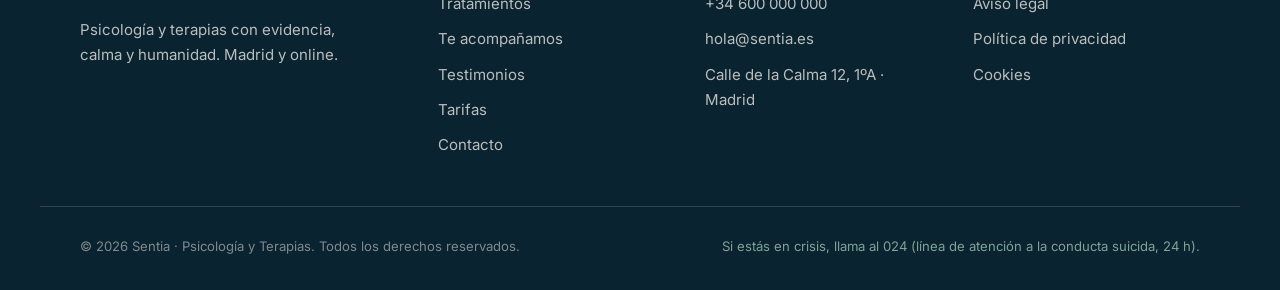
<file: terapias/deportiva.html>
<!DOCTYPE html>
<html lang="es">
<head>
  <meta charset="UTF-8">
  <meta name="viewport" content="width=device-width, initial-scale=1.0">
  <title>Psicología deportiva · Sentia</title>
  <link rel="icon" href="../assets/img/favicon.svg" type="image/svg+xml">
  <meta name="theme-color" content="#0a2331">
  <meta name="description" content="Entrenamiento psicológico para deportistas: presión por competir, bloqueos, vuelta tras lesión, concentración y motivación. Trabajo individual y con equipos, en Madrid y online.">

  <link rel="preconnect" href="https://fonts.googleapis.com">
  <link rel="preconnect" href="https://fonts.gstatic.com" crossorigin>
  <link href="https://fonts.googleapis.com/css2?family=Fraunces:ital,opsz,wght@0,9..144,300..700;1,9..144,300..700&family=Inter:wght@400;500;600&display=swap" rel="stylesheet">

  <link rel="stylesheet" href="../styles.css?v=20260820">

  <script defer src="../lib/gsap.min.js"></script>
  <script defer src="../lib/ScrollTrigger.min.js"></script>
  <script defer src="../lib/manifest.js"></script>
  <script defer src="../main.js?v=20260722a"></script>
  <script defer src="../chat.js?v=20260820"></script>
</head>
<body>

  <a class="skip-link" href="#main">Saltar al contenido</a>

  <!-- ============ NAV (idéntico al home, rutas apuntando a ../) ============ -->
  <header class="nav" id="top">
    <div class="nav-inner">
      <a class="nav-logo" href="../index.html" aria-label="Sentia — inicio">
        <span class="nav-logo-mark" aria-hidden="true">◗</span>
        Sentia<em>.</em>
      </a>
      <nav class="nav-links" aria-label="Navegación principal">
        <div class="nav-item has-menu">
          <a href="../index.html#tratamientos" class="nav-trigger" aria-haspopup="true" aria-expanded="false">
            Tratamientos
            <svg class="nav-caret" viewBox="0 0 20 20" fill="none" stroke="currentColor" stroke-width="2" stroke-linecap="round" stroke-linejoin="round" aria-hidden="true"><path d="M5 8l5 5 5-5"/></svg>
          </a>
          <div class="nav-menu" role="menu">
            <div class="nav-menu-grid">
              <a role="menuitem" href="individual.html">
                <span class="nm-icon" aria-hidden="true"><svg viewBox="0 0 32 32" fill="none" stroke="currentColor" stroke-width="1.5" stroke-linecap="round" stroke-linejoin="round"><circle cx="16" cy="9" r="4.2"/><path d="M8 26c0-4.4 3.6-8 8-8s8 3.6 8 8"/><path d="M5 29h22"/></svg></span>
                <span class="nm-txt"><strong>Terapia individual</strong><small>Ansiedad, depresión, autoestima</small></span>
              </a>
              <a role="menuitem" href="pareja.html">
                <span class="nm-icon" aria-hidden="true"><svg viewBox="0 0 32 32" fill="none" stroke="currentColor" stroke-width="1.5" stroke-linecap="round" stroke-linejoin="round"><circle cx="12" cy="16" r="7.5"/><circle cx="20" cy="16" r="7.5"/></svg></span>
                <span class="nm-txt"><strong>Terapia de pareja</strong><small>Comunicación, conflictos, crisis</small></span>
              </a>
              <a role="menuitem" href="infantil.html">
                <span class="nm-icon" aria-hidden="true"><svg viewBox="0 0 32 32" fill="none" stroke="currentColor" stroke-width="1.5" stroke-linecap="round" stroke-linejoin="round"><path d="M16 28V13"/><path d="M16 17c-5 0-7-3-7-7 4 0 7 2.5 7 7z"/><path d="M16 14c4.4 0 6.2-2.6 6.2-6.2C18.4 7.8 16 10 16 14z"/></svg></span>
                <span class="nm-txt"><strong>Infantil y adolescente</strong><small>Emociones, conducta, familia</small></span>
              </a>
              <a role="menuitem" href="emdr.html">
                <span class="nm-icon" aria-hidden="true"><svg viewBox="0 0 32 32" fill="none" stroke="currentColor" stroke-width="1.5" stroke-linecap="round" stroke-linejoin="round"><path d="M3 16s5-7 13-7 13 7 13 7-5 7-13 7S3 16 3 16z"/><circle cx="16" cy="16" r="3.2"/></svg></span>
                <span class="nm-txt"><strong>EMDR</strong><small>Trauma y experiencias difíciles</small></span>
              </a>
              <a role="menuitem" href="online.html">
                <span class="nm-icon" aria-hidden="true"><svg viewBox="0 0 32 32" fill="none" stroke="currentColor" stroke-width="1.5" stroke-linecap="round" stroke-linejoin="round"><rect x="4" y="7" width="24" height="16" rx="2.5"/><path d="M12 27h8"/><path d="M13.5 15.5l5 2.5-5 2.5z"/></svg></span>
                <span class="nm-txt"><strong>Terapia online</strong><small>Desde donde estés</small></span>
              </a>
              <a role="menuitem" href="mindfulness.html">
                <span class="nm-icon" aria-hidden="true"><svg viewBox="0 0 32 32" fill="none" stroke="currentColor" stroke-width="1.5" stroke-linecap="round" stroke-linejoin="round"><circle cx="16" cy="16" r="3"/><path d="M9.5 22.5a9 9 0 010-13"/><path d="M22.5 9.5a9 9 0 010 13"/></svg></span>
                <span class="nm-txt"><strong>Mindfulness</strong><small>Estrés y gestión emocional</small></span>
              </a>
              <a role="menuitem" href="sexologia.html">
                <span class="nm-icon" aria-hidden="true"><svg viewBox="0 0 32 32" fill="none" stroke="currentColor" stroke-width="1.5" stroke-linecap="round" stroke-linejoin="round"><path d="M16 27S5 20 5 13.5A6 6 0 0116 10a6 6 0 0111 3.5C27 20 16 27 16 27z"/><path d="M10.5 16h3l2-3.2 2 6 2-2.8h2.5"/></svg></span>
                <span class="nm-txt"><strong>Sexología</strong><small>Deseo, dificultades, identidad</small></span>
              </a>
              <a role="menuitem" href="alimentacion.html">
                <span class="nm-icon" aria-hidden="true"><svg viewBox="0 0 32 32" fill="none" stroke="currentColor" stroke-width="1.5" stroke-linecap="round" stroke-linejoin="round"><circle cx="16" cy="16" r="11.5"/><path d="M16 22s-4.6-3-4.6-6.1A2.9 2.9 0 0116 14.3a2.9 2.9 0 014.6-.4c0 3.1-4.6 8.1-4.6 8.1z"/></svg></span>
                <span class="nm-txt"><strong>T. alimentarios</strong><small>Anorexia, bulimia, atracones</small></span>
              </a>
              <a role="menuitem" href="deportiva.html">
                <span class="nm-icon" aria-hidden="true"><svg viewBox="0 0 32 32" fill="none" stroke="currentColor" stroke-width="1.5" stroke-linecap="round" stroke-linejoin="round"><circle cx="16" cy="19" r="9.5"/><path d="M16 19v-5.5"/><path d="M12.5 4h7"/><path d="M16 4v5.5"/></svg></span>
                <span class="nm-txt"><strong>Deportiva</strong><small>Presión, lesión, motivación</small></span>
              </a>
            </div>
            <a class="nav-menu-foot" href="../index.html#tratamientos">Ver el resumen en la portada <span aria-hidden="true">→</span></a>
          </div>
        </div>
        <a href="../index.html#acompanamos">Te acompañamos</a>
        <a href="../index.html#testimonios">Testimonios</a>
        <a href="../index.html#tarifas">Tarifas</a>
        <a href="../index.html#contacto">Contacto</a>
      </nav>
      <a class="btn btn-nav" href="../index.html#contacto">Reservar consulta</a>
      <button class="nav-toggle" aria-label="Abrir menú" aria-expanded="false">
        <span></span><span></span>
      </button>
    </div>
  </header>

  <div class="mobile-menu" hidden>
    <details class="mm-group">
      <summary>Tratamientos<span class="mm-caret" aria-hidden="true">▾</span></summary>
      <div class="mm-sub">
        <a href="individual.html">Terapia individual</a>
        <a href="pareja.html">Terapia de pareja</a>
        <a href="infantil.html">Infantil y adolescente</a>
        <a href="emdr.html">EMDR</a>
        <a href="online.html">Terapia online</a>
        <a href="mindfulness.html">Mindfulness</a>
        <a href="sexologia.html">Sexología</a>
        <a href="alimentacion.html">Trastornos alimentarios</a>
        <a href="deportiva.html">Deportiva</a>
      </div>
    </details>
    <a href="../index.html#acompanamos">Te acompañamos</a>
    <a href="../index.html#testimonios">Testimonios</a>
    <a href="../index.html#tarifas">Tarifas</a>
    <a href="../index.html#contacto">Contacto</a>
    <a class="btn btn-solid" href="../index.html#contacto">Reservar consulta</a>
  </div>

  <main id="main">

    <!-- ============ HERO DE FICHA ============ -->
    <section class="thero">
      <div class="hero-field" aria-hidden="true">
        <span class="aurora aurora-1"></span>
        <span class="aurora aurora-2"></span>
        <span class="aurora aurora-3"></span>
      </div>
      <div class="hero-grain" aria-hidden="true"></div>

      <div class="thero-inner">
        <div class="thero-copy">
          <p class="thero-crumbs">
            <a href="../index.html">Sentia</a>
            <svg viewBox="0 0 24 24" fill="none" stroke="currentColor" stroke-width="2"><path d="M9 6l6 6-6 6"/></svg>
            <a href="../index.html#tratamientos">Tratamientos</a>
            <svg viewBox="0 0 24 24" fill="none" stroke="currentColor" stroke-width="2"><path d="M9 6l6 6-6 6"/></svg>
            <span>Psicología deportiva</span>
          </p>
          <h1>Psicología <em>deportiva</em></h1>
          <p class="thero-lead">En entrenamiento das el nivel y en competición se te escapa. Vuelves de la lesión con el cuerpo listo y la cabeza no. La parte mental se entrena igual que la física — con método, medida y constancia.</p>
          <div class="thero-cta">
            <a class="btn btn-solid magnetic" href="../index.html#contacto">Pedir primera consulta<span class="btn-arrow" aria-hidden="true">→</span></a>
            <a class="btn btn-ghost magnetic" href="#como-trabajamos">Cómo trabajamos</a>
          </div>
          <ul class="thero-badges">
            <li><svg viewBox="0 0 24 24" fill="none" stroke="currentColor" stroke-width="1.6" stroke-linecap="round" stroke-linejoin="round"><circle cx="12" cy="12" r="9"/><path d="M12 7v5l3 2"/></svg><span>60 minutos</span></li>
            <li><svg viewBox="0 0 24 24" fill="none" stroke="currentColor" stroke-width="1.6" stroke-linecap="round" stroke-linejoin="round"><circle cx="9" cy="9" r="3.5"/><path d="M2.5 21c0-3.6 2.9-6.5 6.5-6.5s6.5 2.9 6.5 6.5"/><path d="M17 4a3.5 3.5 0 010 7M21.5 21c0-2.6-1.5-4.8-3.7-5.8"/></svg><span>Individual y equipos</span></li>
            <li><svg viewBox="0 0 24 24" fill="none" stroke="currentColor" stroke-width="1.6" stroke-linecap="round" stroke-linejoin="round"><path d="M12 3l8 3v6c0 4.5-3.4 8.4-8 9-4.6-.6-8-4.5-8-9V6l8-3z"/></svg><span>Base y federados</span></li>
            <li><svg viewBox="0 0 24 24" fill="none" stroke="currentColor" stroke-width="1.6" stroke-linecap="round" stroke-linejoin="round"><path d="M12 21s-7-6-7-12a7 7 0 1114 0c0 6-7 12-7 12z"/><circle cx="12" cy="9" r="2.5"/></svg><span>Consulta o club</span></li>
          </ul>
        </div>

        <div class="thero-media">
          <figure>
            <img src="../assets/img/terapia-deportiva.webp" alt="Zapatillas de correr, mochila y botella junto a un lago de montaña, con cuaderno de objetivos" width="900" height="1125" fetchpriority="high">
          </figure>
          <div class="thero-quote">
            Llevaba dos temporadas fallando los penaltis decisivos. No era técnica: era lo que hacía con la cabeza en los diez segundos previos.
            <small>Jugador federado · 23 años</small>
          </div>
        </div>
      </div>
    </section>

    <!-- ============ CUÁNDO PUEDE AYUDARTE ============ -->
    <section class="tsection tsignals">
      <div class="container">
        <div class="tsection-head reveal">
          <h2>Cuándo te puede <em>encajar</em></h2>
          <p class="tsection-lead">No hay que estar mal para trabajar la cabeza. Igual que se entrena la fuerza sin estar lesionado, la preparación psicológica sirve tanto para resolver un problema como para rendir mejor.</p>
        </div>
        <div class="tsignals-grid">
          <article class="tsignal reveal">
            <span class="tsignal-tick" aria-hidden="true"><svg viewBox="0 0 24 24" fill="none" stroke="currentColor" stroke-width="2.4" stroke-linecap="round" stroke-linejoin="round"><path d="M5 13l4 4 10-10"/></svg></span>
            <p>En entrenamiento rindes bien y el día de la competición no aparece ni la mitad de eso.</p>
          </article>
          <article class="tsignal reveal">
            <span class="tsignal-tick" aria-hidden="true"><svg viewBox="0 0 24 24" fill="none" stroke="currentColor" stroke-width="2.4" stroke-linecap="round" stroke-linejoin="round"><path d="M5 13l4 4 10-10"/></svg></span>
            <p>Vuelves de una lesión con el alta médica y sigues sin confiar en esa parte del cuerpo.</p>
          </article>
          <article class="tsignal reveal">
            <span class="tsignal-tick" aria-hidden="true"><svg viewBox="0 0 24 24" fill="none" stroke="currentColor" stroke-width="2.4" stroke-linecap="round" stroke-linejoin="round"><path d="M5 13l4 4 10-10"/></svg></span>
            <p>Un error al principio te descoloca y ya no consigues volver a meterte en el partido.</p>
          </article>
          <article class="tsignal reveal">
            <span class="tsignal-tick" aria-hidden="true"><svg viewBox="0 0 24 24" fill="none" stroke="currentColor" stroke-width="2.4" stroke-linecap="round" stroke-linejoin="round"><path d="M5 13l4 4 10-10"/></svg></span>
            <p>Has perdido la motivación por algo que antes te llenaba, o compites solo por obligación.</p>
          </article>
          <article class="tsignal reveal">
            <span class="tsignal-tick" aria-hidden="true"><svg viewBox="0 0 24 24" fill="none" stroke="currentColor" stroke-width="2.4" stroke-linecap="round" stroke-linejoin="round"><path d="M5 13l4 4 10-10"/></svg></span>
            <p>Compaginas deporte con estudios o trabajo y no llegas a nada sin sentirte culpable.</p>
          </article>
          <article class="tsignal reveal">
            <span class="tsignal-tick" aria-hidden="true"><svg viewBox="0 0 24 24" fill="none" stroke="currentColor" stroke-width="2.4" stroke-linecap="round" stroke-linejoin="round"><path d="M5 13l4 4 10-10"/></svg></span>
            <p>Eres entrenador o familia y ves a un deportista joven pasándolo mal con la presión.</p>
          </article>
        </div>
      </div>
    </section>

    <!-- ============ CÓMO TRABAJAMOS ============ -->
    <section class="tsection tprocess" id="como-trabajamos">
      <div class="container">
        <div class="tsection-head reveal">
          <h2>Cómo <em>trabajamos</em></h2>
          <p class="tsection-lead">Un plan de entrenamiento psicológico se parece más a una planificación de pretemporada que a una terapia clásica: objetivos concretos, tareas semanales y revisión de datos.</p>
        </div>
        <div class="tsteps">
          <article class="tstep reveal">
            <span class="tstep-icon" aria-hidden="true"><svg viewBox="0 0 32 32" fill="none" stroke="currentColor" stroke-width="1.6" stroke-linecap="round" stroke-linejoin="round"><path d="M7 6h14l3 3v17H7z"/><path d="M11 13h10M11 17h10M11 21h6"/></svg></span>
            <h3>Evaluación</h3>
            <p>Qué deporte, qué nivel, qué momento de temporada y qué ocurre exactamente. Usamos cuestionarios validados y, si se puede, observación en entrenamiento o competición.</p>
          </article>
          <article class="tstep reveal">
            <span class="tstep-icon" aria-hidden="true"><svg viewBox="0 0 32 32" fill="none" stroke="currentColor" stroke-width="1.6" stroke-linecap="round" stroke-linejoin="round"><circle cx="16" cy="19" r="9.5"/><path d="M16 19v-5.5"/><path d="M12.5 4h7M16 4v5.5"/></svg></span>
            <h3>Rutinas y activación</h3>
            <p>Rutinas precompetitivas, control de la activación (ni dormido ni desbordado), respiración y foco atencional. Son habilidades concretas que se practican y se automatizan.</p>
          </article>
          <article class="tstep reveal">
            <span class="tstep-icon" aria-hidden="true"><svg viewBox="0 0 32 32" fill="none" stroke="currentColor" stroke-width="1.6" stroke-linecap="round" stroke-linejoin="round"><path d="M16 4l3 6 6 1-4.5 4.5L22 22l-6-3-6 3 1.5-6.5L7 11l6-1z"/></svg></span>
            <h3>Gestión del error</h3>
            <p>Lo que separa a un deportista de otro no suele ser no fallar, sino cuánto tarda en volver después de fallar. Se entrena con protocolos de reenganche y trabajo de diálogo interno.</p>
          </article>
          <article class="tstep reveal">
            <span class="tstep-icon" aria-hidden="true"><svg viewBox="0 0 32 32" fill="none" stroke="currentColor" stroke-width="1.6" stroke-linecap="round" stroke-linejoin="round"><path d="M5 20l5 5L27 8"/><path d="M16 5v4M22 6l-2 3M10 6l2 3"/></svg></span>
            <h3>Transferencia y seguimiento</h3>
            <p>Se lleva a entrenamiento primero y a competición después, midiendo qué funciona. Durante la temporada, sesiones de mantenimiento más espaciadas.</p>
          </article>
        </div>
      </div>
    </section>

    <!-- ============ EN QUÉ CONSISTE ============ -->
    <section class="tsection tsession">
      <div class="container tsession-grid">
        <figure class="reveal">
          <img src="../assets/img/calma.webp" alt="Bosque de pinos entre la niebla, en tonos verdes serenos" loading="lazy">
        </figure>
        <div class="tsession-copy reveal">
          <h2>Deportistas, equipos <em>y clubes</em></h2>
          <p>El trabajo individual es el más habitual, pero también intervenimos con equipos: cohesión, comunicación, liderazgo del capitán, gestión de vestuario y de rachas de malos resultados.</p>
          <p>Con clubes de base trabajamos además con entrenadores y familias, que son quienes más influyen en que un chaval siga disfrutando o lo deje a los quince años. El abandono deportivo en la adolescencia tiene mucho más que ver con la presión del entorno que con la falta de talento.</p>
          <span class="tsession-pill"><svg viewBox="0 0 24 24" fill="none" stroke="currentColor" stroke-width="1.6" stroke-linecap="round" stroke-linejoin="round"><path d="M12 3l8 3v6c0 4.5-3.4 8.4-8 9-4.6-.6-8-4.5-8-9V6l8-3z"/></svg><span>Si detectamos ansiedad, depresión o un trastorno alimentario detrás del bajo rendimiento, se trata eso primero. La salud va antes que el resultado.</span></span>
        </div>
      </div>
    </section>

    <!-- ============ QUÉ NO ES ============ -->
    <section class="tsection tnot">
      <div class="container">
        <div class="tsection-head reveal">
          <h2>Qué <em>no es</em> la psicología deportiva</h2>
          <p class="tsection-lead">Sigue arrastrando una fama equivocada, sobre todo la idea de que el psicólogo aparece solo cuando algo va mal.</p>
        </div>
        <div class="tnot-grid">
          <div class="tnot-item reveal">
            <span class="tnot-x" aria-hidden="true"><svg viewBox="0 0 24 24" fill="none" stroke="currentColor" stroke-width="2.2" stroke-linecap="round"><path d="M6 6l12 12M18 6L6 18"/></svg></span>
            <p><strong>No es motivación de charla.</strong> No venimos a dar un discurso antes del partido. Se entrenan habilidades concretas, con tareas entre sesiones y seguimiento de resultados.</p>
          </div>
          <div class="tnot-item reveal">
            <span class="tnot-x" aria-hidden="true"><svg viewBox="0 0 24 24" fill="none" stroke="currentColor" stroke-width="2.2" stroke-linecap="round"><path d="M6 6l12 12M18 6L6 18"/></svg></span>
            <p><strong>No es señal de que estés mal.</strong> La mayoría de deportistas que atendemos vienen a rendir mejor, no a resolver un problema. Igual que nadie espera a lesionarse para ir al fisio.</p>
          </div>
          <div class="tnot-item reveal">
            <span class="tnot-x" aria-hidden="true"><svg viewBox="0 0 24 24" fill="none" stroke="currentColor" stroke-width="2.2" stroke-linecap="round"><path d="M6 6l12 12M18 6L6 18"/></svg></span>
            <p><strong>No es solo para la élite.</strong> Trabajamos con deporte de base, amateur y federado. Un corredor popular que se bloquea en carrera tiene el mismo problema técnico que un profesional.</p>
          </div>
          <div class="tnot-item reveal">
            <span class="tnot-x" aria-hidden="true"><svg viewBox="0 0 24 24" fill="none" stroke="currentColor" stroke-width="2.2" stroke-linecap="round"><path d="M6 6l12 12M18 6L6 18"/></svg></span>
            <p><strong>No informamos al club de lo que cuentas.</strong> Aunque el club nos contrate, el contenido de las sesiones es confidencial. Se comparten conclusiones acordadas contigo, nunca detalles personales.</p>
          </div>
        </div>
      </div>
    </section>

    <!-- ============ DATOS PRÁCTICOS ============ -->
    <section class="tfacts">
      <div class="container">
        <div class="tfacts-grid">
          <div class="tfact reveal">
            <span class="tfact-label">Duración de la sesión</span>
            <span class="tfact-value">60 minutos</span>
            <small>45 min en deporte de base</small>
          </div>
          <div class="tfact reveal">
            <span class="tfact-label">Frecuencia</span>
            <span class="tfact-value">Semanal o quincenal</span>
            <small>según calendario de competición</small>
          </div>
          <div class="tfact reveal">
            <span class="tfact-label">Programa base</span>
            <span class="tfact-value">8–12 sesiones</span>
            <small>+ mantenimiento en temporada</small>
          </div>
          <div class="tfact reveal">
            <span class="tfact-label">Dónde</span>
            <span class="tfact-value">Consulta, club u online</span>
            <small>también en competición</small>
          </div>
        </div>
      </div>
    </section>

    <!-- ============ FAQ ============ -->
    <section class="tsection tfaq">
      <div class="container">
        <div class="tsection-head reveal">
          <h2>Preguntas <em>frecuentes</em></h2>
          <p class="tsection-lead">Lo que más nos preguntáis sobre esta terapia. Si no encuentras tu duda, escríbenos y te respondemos personalmente.</p>
        </div>
        <div class="accordion" role="list">
          <details class="acc-item">
            <summary><h3>¿A partir de qué edad trabajáis con deportistas?</h3><span class="acc-plus" aria-hidden="true"></span></summary>
            <div class="acc-body"><p>Desde los 10-12 años, adaptando el formato y contando siempre con la familia. En edades tempranas el trabajo se centra menos en rendimiento y más en disfrutar, gestionar la frustración y sostener la motivación.</p></div>
          </details>
          <details class="acc-item">
            <summary><h3>¿Podéis venir a ver un entrenamiento o una competición?</h3><span class="acc-plus" aria-hidden="true"></span></summary>
            <div class="acc-body"><p>Sí, y aporta muchísimo. Ver cómo te comportas en el contexto real da información que no sale nunca en consulta. Se acuerda aparte y depende de disponibilidad y desplazamiento.</p></div>
          </details>
          <details class="acc-item">
            <summary><h3>Mi entrenador dice que esto no hace falta. ¿Qué le digo?</h3><span class="acc-plus" aria-hidden="true"></span></summary>
            <div class="acc-body"><p>Que la preparación psicológica lleva décadas siendo parte estándar del alto rendimiento, y que no compite con su trabajo: lo complementa. Si quiere, podemos hablar con él y explicarle qué se hace exactamente.</p></div>
          </details>
          <details class="acc-item">
            <summary><h3>¿Cuánto tarda en notarse?</h3><span class="acc-plus" aria-hidden="true"></span></summary>
            <div class="acc-body"><p>Depende del objetivo y de la persona. Las rutinas y el control de activación suelen dar cambios perceptibles en pocas semanas; los cambios más profundos, como la relación con el error o la autoexigencia, llevan más. En la valoración inicial planteamos expectativas realistas.</p></div>
          </details>
          <details class="acc-item">
            <summary><h3>¿Trabajáis la retirada deportiva?</h3><span class="acc-plus" aria-hidden="true"></span></summary>
            <div class="acc-body"><p>Sí. Dejar el deporte de competición es un duelo real y muy poco atendido: se pierde identidad, rutina y entorno de golpe. Es uno de los momentos en los que más ayuda tener acompañamiento.</p></div>
          </details>
        </div>
      </div>
    </section>

    <!-- ============ CTA FINAL ============ -->
    <section class="tcta">
      <div class="container">
        <div class="tcta-orb" aria-hidden="true"></div>
        <h2>Entrena también <em>la cabeza</em></h2>
        <p>La primera consulta orientativa dura 15 minutos, es gratuita y sirve para valorar juntos qué necesitas. También si escribes como entrenador, club o familia.</p>
        <a class="btn btn-solid magnetic" href="../index.html#contacto">Reservar primera consulta<span class="btn-arrow" aria-hidden="true">→</span></a>
        <p class="tcta-links">o <a href="../index.html#test">haz nuestro test orientativo</a> · <a href="../index.html#tratamientos">ver otras terapias</a></p>
      </div>
    </section>

    <!-- ============ OTRAS TERAPIAS ============ -->
    <section class="tother">
      <div class="container">
        <div class="tsection-head" style="text-align:center; margin: 0 auto 1.5rem;">
          <h2 style="font-size: clamp(1.4rem, 2.4vw, 1.9rem); margin-bottom: 0.4rem;">Otras terapias en Sentia</h2>
        </div>
        <div class="tother-list">
          <a href="individual.html">Terapia individual <span aria-hidden="true">→</span></a>
          <a href="pareja.html">Terapia de pareja <span aria-hidden="true">→</span></a>
          <a href="infantil.html">Psicología infantil y adolescente <span aria-hidden="true">→</span></a>
          <a href="emdr.html">Terapia EMDR <span aria-hidden="true">→</span></a>
          <a href="online.html">Terapia online <span aria-hidden="true">→</span></a>
          <a href="mindfulness.html">Mindfulness y estrés <span aria-hidden="true">→</span></a>
          <a href="sexologia.html">Sexología <span aria-hidden="true">→</span></a>
          <a href="alimentacion.html">Trastornos alimentarios <span aria-hidden="true">→</span></a>
        </div>
      </div>
    </section>

  </main>

  <!-- ============ FOOTER (idéntico al home) ============ -->
  <footer class="footer">
    <div class="container footer-grid">
      <div class="footer-brand">
        <a class="nav-logo footer-logo" href="../index.html"><span class="nav-logo-mark" aria-hidden="true">◗</span>Sentia<em>.</em></a>
        <p>Psicología y terapias con evidencia, calma y humanidad. Madrid y online.</p>
      </div>
      <nav class="footer-col" aria-label="Enlaces del sitio">
        <h4>Explora</h4>
        <a href="../index.html#tratamientos">Tratamientos</a>
        <a href="../index.html#acompanamos">Te acompañamos</a>
        <a href="../index.html#testimonios">Testimonios</a>
        <a href="../index.html#tarifas">Tarifas</a>
        <a href="../index.html#contacto">Contacto</a>
      </nav>
      <div class="footer-col">
        <h4>Contacto</h4>
        <a href="tel:+34600000000">+34 600 000 000</a>
        <a href="mailto:hola@sentia.es">hola@sentia.es</a>
        <p>Calle de la Calma 12, 1ºA · Madrid</p>
      </div>
      <div class="footer-col">
        <h4>Legal</h4>
        <a href="../legal/aviso-legal.html">Aviso legal</a>
        <a href="../legal/privacidad.html">Política de privacidad</a>
        <a href="../legal/cookies.html">Cookies</a>
      </div>
    </div>
    <div class="container footer-bottom">
      <p>© 2026 Sentia · Psicología y Terapias. Todos los derechos reservados.</p>
      <p class="footer-note">Si estás en crisis, llama al 024 (línea de atención a la conducta suicida, 24 h).</p>
    </div>
  </footer>

</body>
</html>
</file>
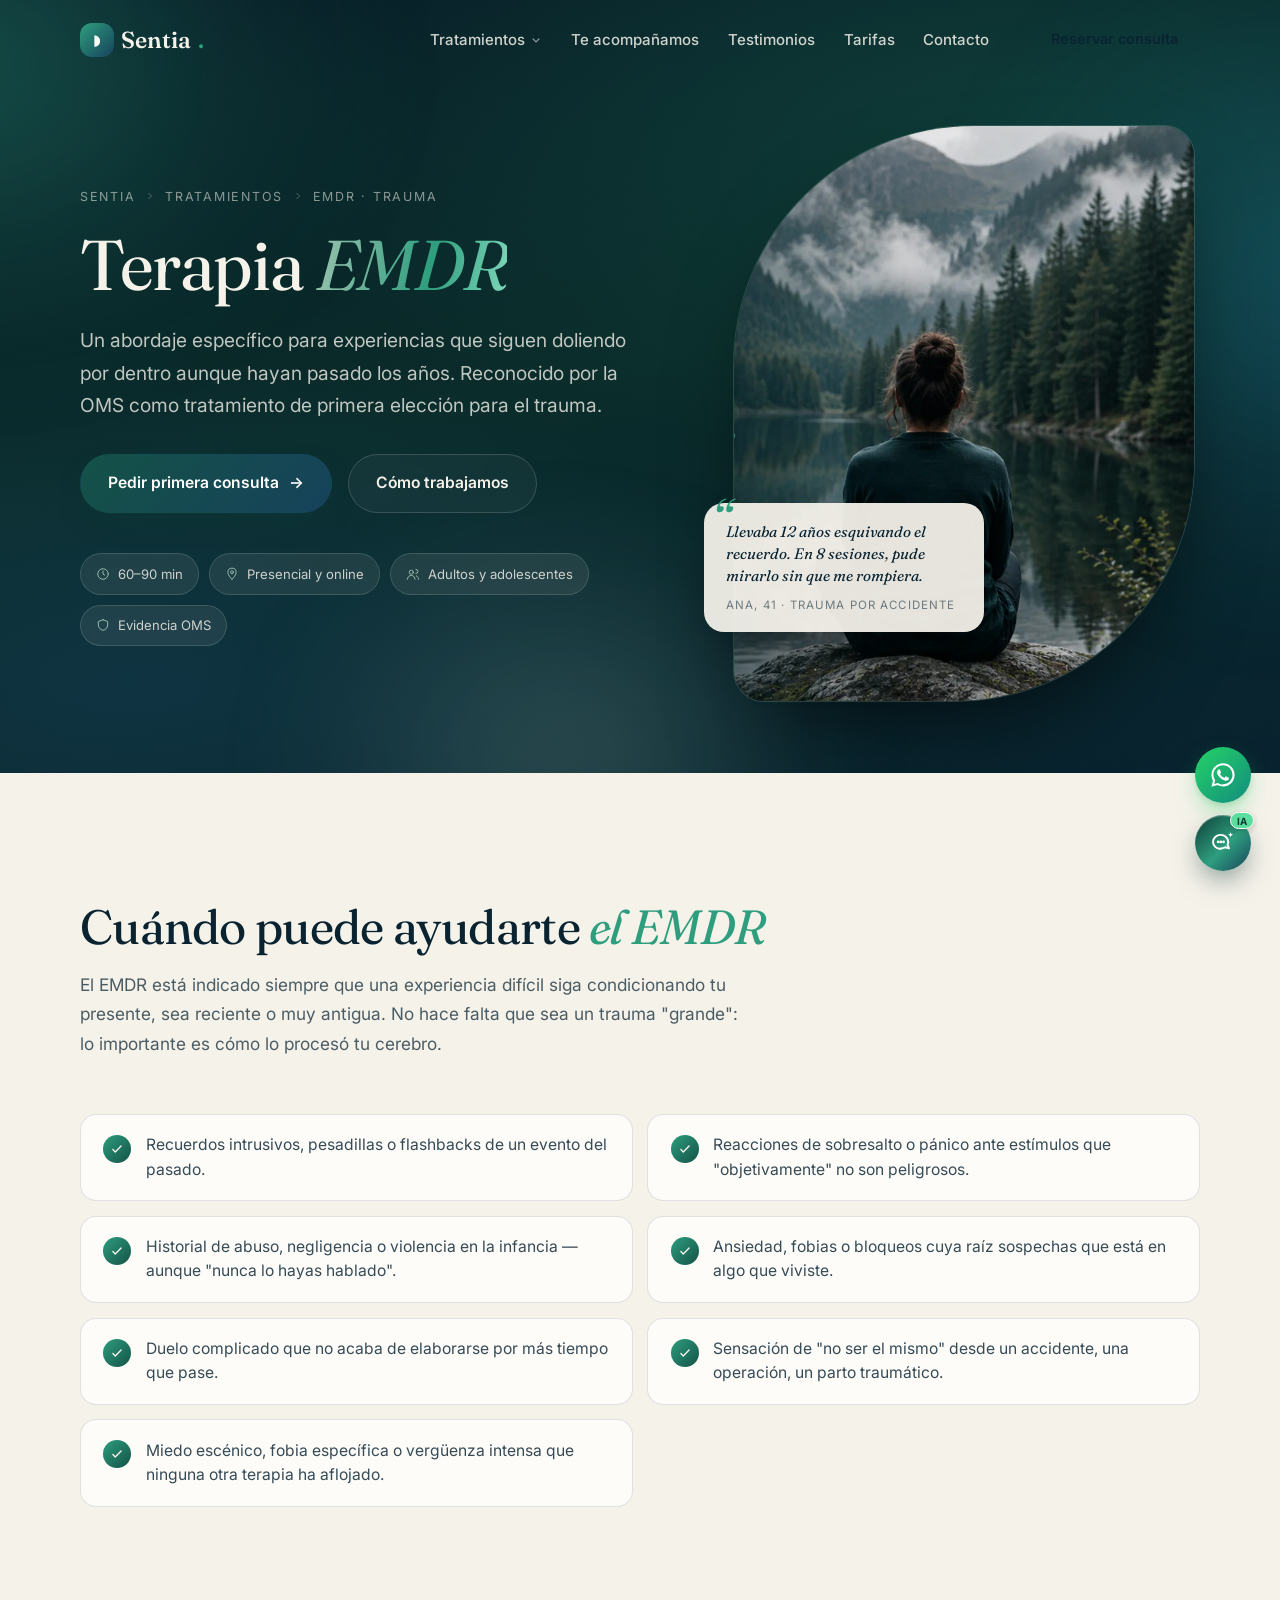
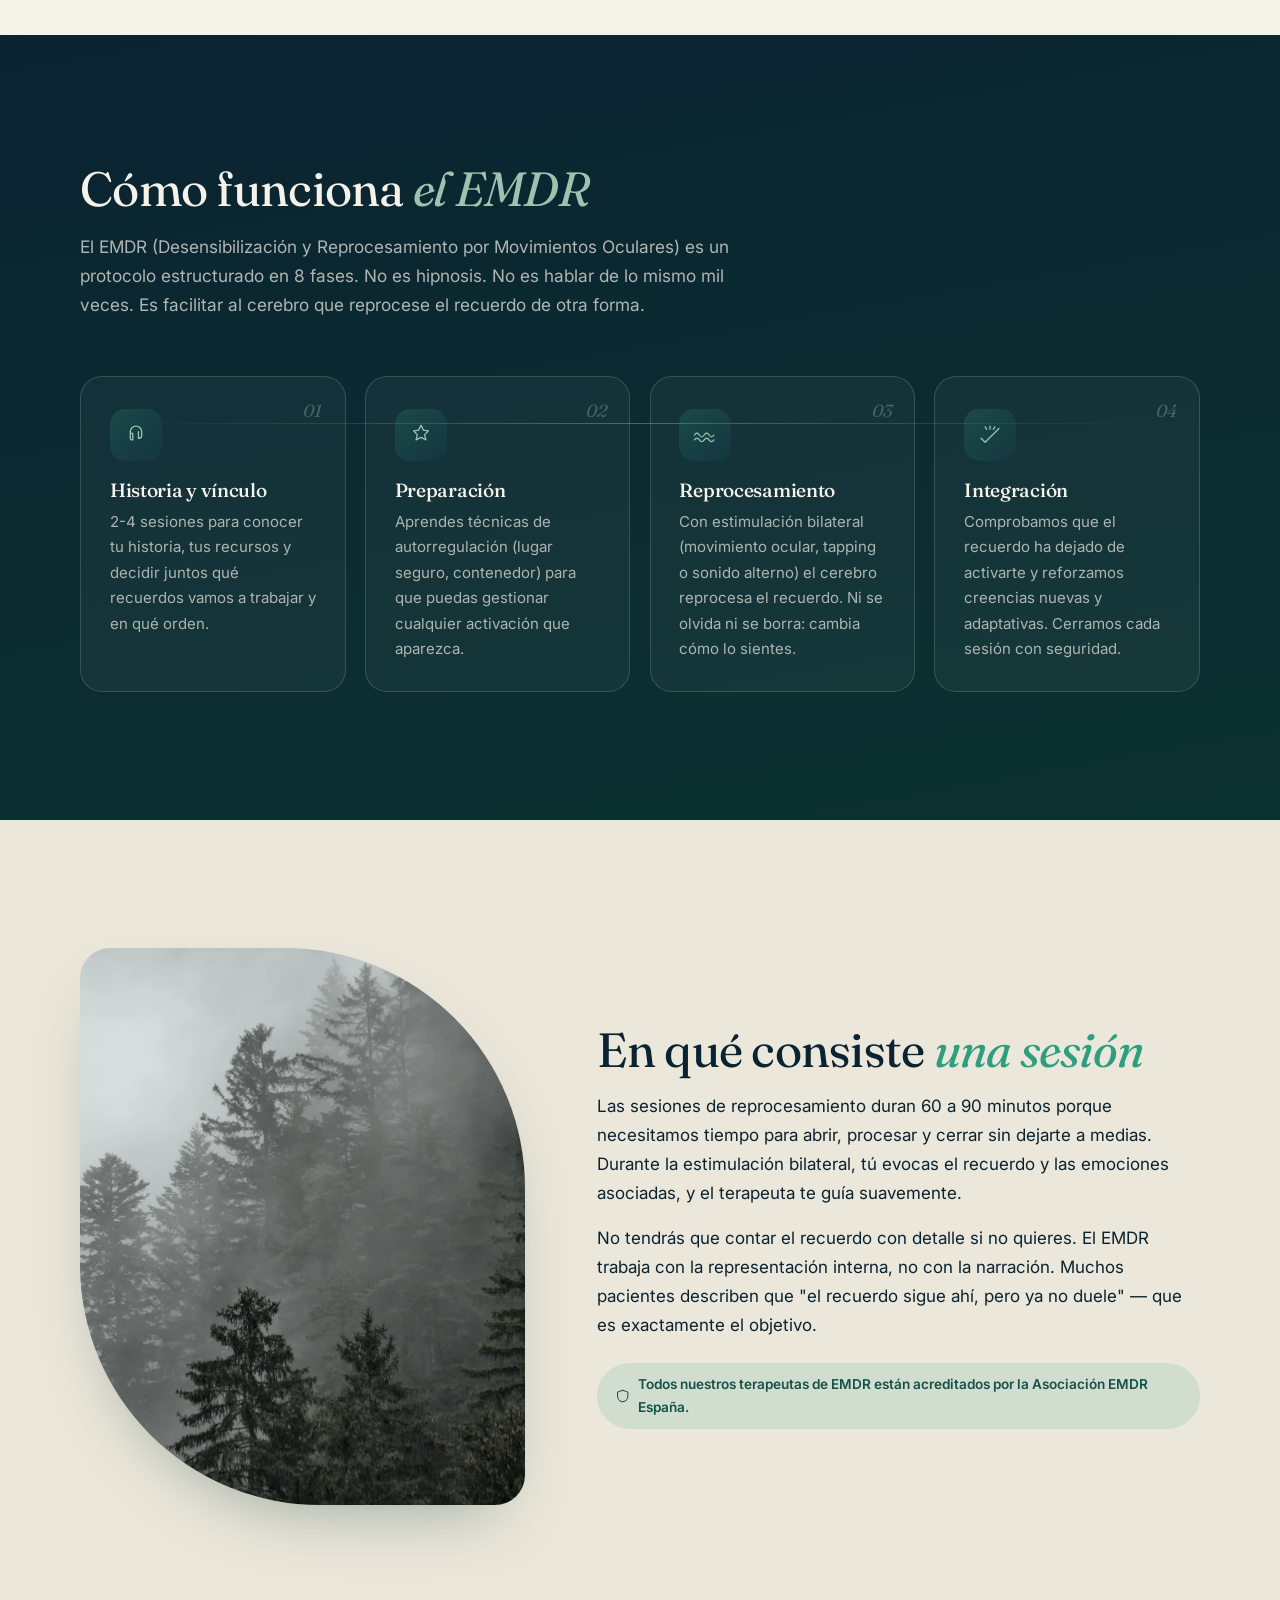
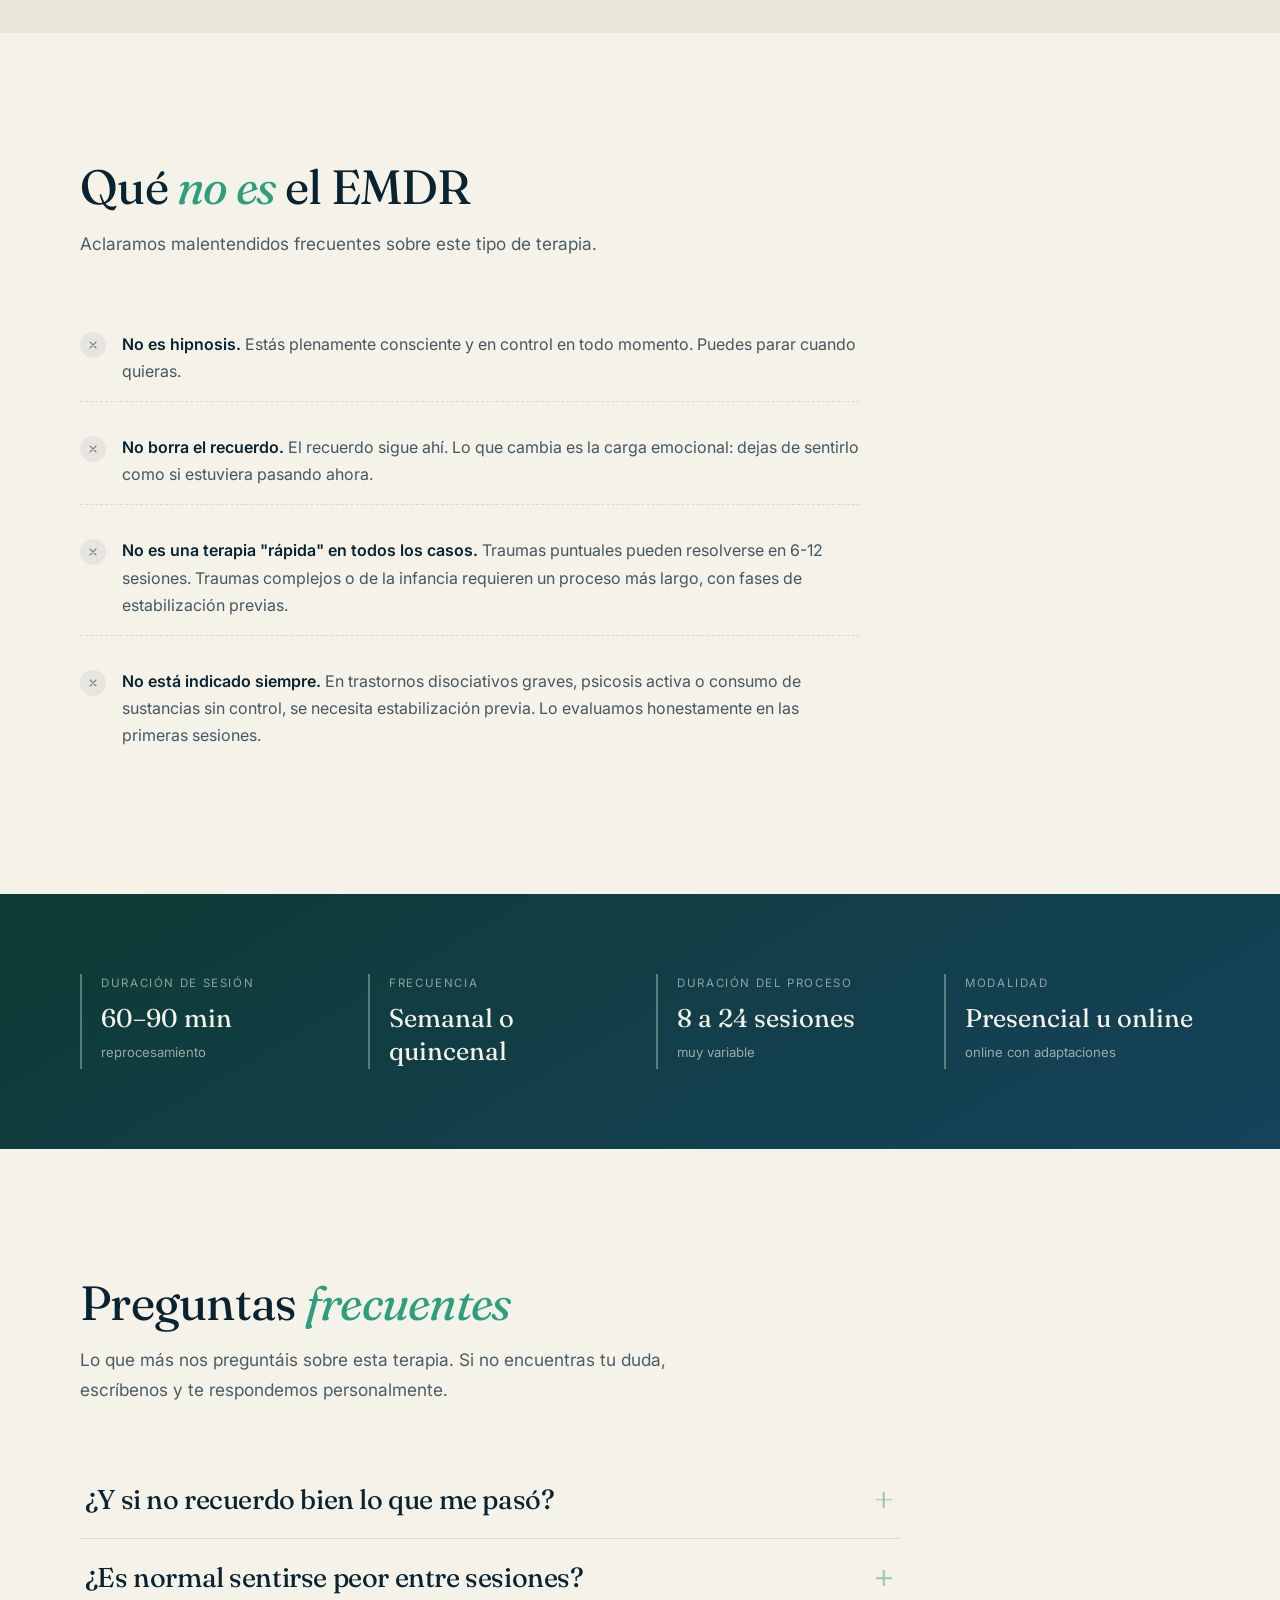
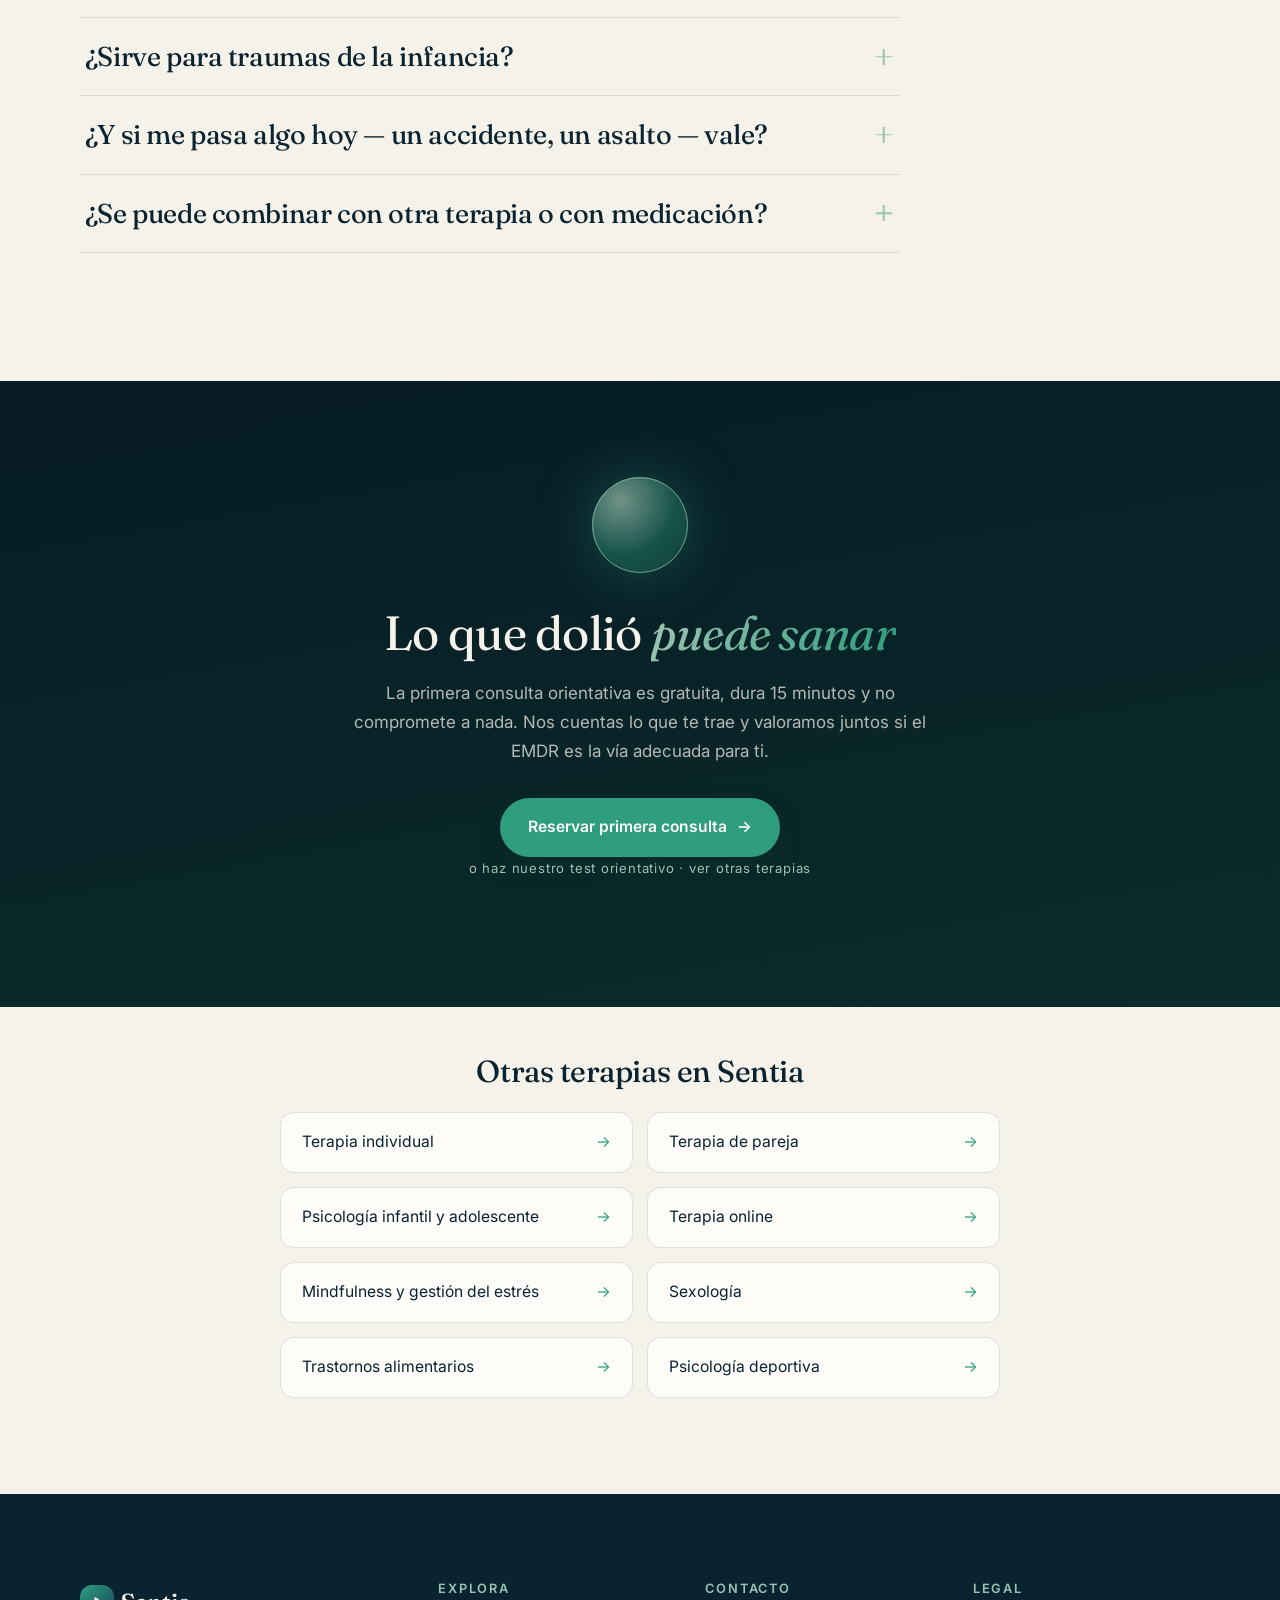
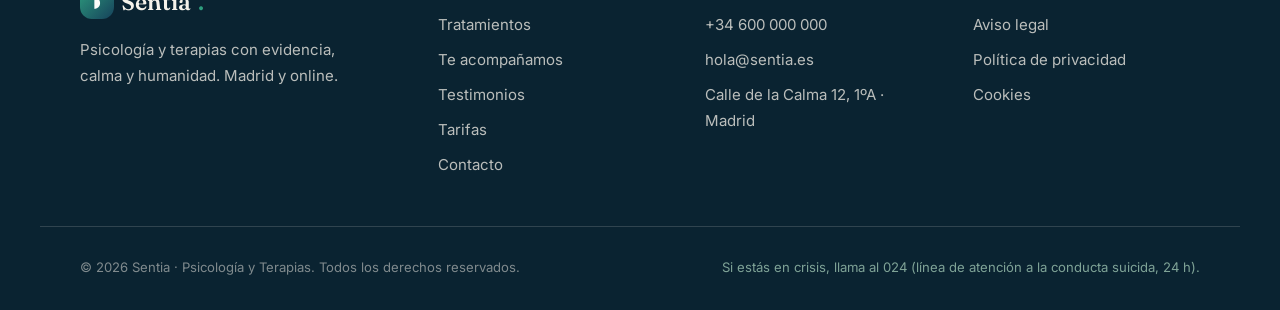
<file: terapias/emdr.html>
<!DOCTYPE html>
<html lang="es">
<head>
  <meta charset="UTF-8">
  <meta name="viewport" content="width=device-width, initial-scale=1.0">
  <title>EMDR · Trauma · Sentia</title>
  <link rel="icon" href="../assets/img/favicon.svg" type="image/svg+xml">
  <meta name="theme-color" content="#0a2331">
  <meta name="description" content="Un abordaje específico para experiencias que siguen doliendo por dentro aunque hayan pasado los años. Reconocido por la OMS como tratamiento de primera elección para el trauma.">

  <link rel="preconnect" href="https://fonts.googleapis.com">
  <link rel="preconnect" href="https://fonts.gstatic.com" crossorigin>
  <link href="https://fonts.googleapis.com/css2?family=Fraunces:ital,opsz,wght@0,9..144,300..700;1,9..144,300..700&family=Inter:wght@400;500;600&display=swap" rel="stylesheet">

  <link rel="stylesheet" href="../styles.css?v=20260820">

  <script defer src="../lib/gsap.min.js"></script>
  <script defer src="../lib/ScrollTrigger.min.js"></script>
  <script defer src="../lib/manifest.js"></script>
  <script defer src="../main.js?v=20260722a"></script>
  <script defer src="../chat.js?v=20260820"></script>
</head>
<body>

  <a class="skip-link" href="#main">Saltar al contenido</a>

  <!-- ============ NAV (idéntico al home, rutas apuntando a ../) ============ -->
  <header class="nav" id="top">
    <div class="nav-inner">
      <a class="nav-logo" href="../index.html" aria-label="Sentia — inicio">
        <span class="nav-logo-mark" aria-hidden="true">◗</span>
        Sentia<em>.</em>
      </a>
      <nav class="nav-links" aria-label="Navegación principal">
        <div class="nav-item has-menu">
          <a href="../index.html#tratamientos" class="nav-trigger" aria-haspopup="true" aria-expanded="false">
            Tratamientos
            <svg class="nav-caret" viewBox="0 0 20 20" fill="none" stroke="currentColor" stroke-width="2" stroke-linecap="round" stroke-linejoin="round" aria-hidden="true"><path d="M5 8l5 5 5-5"/></svg>
          </a>
          <div class="nav-menu" role="menu">
            <div class="nav-menu-grid">
              <a role="menuitem" href="individual.html">
                <span class="nm-icon" aria-hidden="true"><svg viewBox="0 0 32 32" fill="none" stroke="currentColor" stroke-width="1.5" stroke-linecap="round" stroke-linejoin="round"><circle cx="16" cy="9" r="4.2"/><path d="M8 26c0-4.4 3.6-8 8-8s8 3.6 8 8"/><path d="M5 29h22"/></svg></span>
                <span class="nm-txt"><strong>Terapia individual</strong><small>Ansiedad, depresión, autoestima</small></span>
              </a>
              <a role="menuitem" href="pareja.html">
                <span class="nm-icon" aria-hidden="true"><svg viewBox="0 0 32 32" fill="none" stroke="currentColor" stroke-width="1.5" stroke-linecap="round" stroke-linejoin="round"><circle cx="12" cy="16" r="7.5"/><circle cx="20" cy="16" r="7.5"/></svg></span>
                <span class="nm-txt"><strong>Terapia de pareja</strong><small>Comunicación, conflictos, crisis</small></span>
              </a>
              <a role="menuitem" href="infantil.html">
                <span class="nm-icon" aria-hidden="true"><svg viewBox="0 0 32 32" fill="none" stroke="currentColor" stroke-width="1.5" stroke-linecap="round" stroke-linejoin="round"><path d="M16 28V13"/><path d="M16 17c-5 0-7-3-7-7 4 0 7 2.5 7 7z"/><path d="M16 14c4.4 0 6.2-2.6 6.2-6.2C18.4 7.8 16 10 16 14z"/></svg></span>
                <span class="nm-txt"><strong>Infantil y adolescente</strong><small>Emociones, conducta, familia</small></span>
              </a>
              <a role="menuitem" href="emdr.html">
                <span class="nm-icon" aria-hidden="true"><svg viewBox="0 0 32 32" fill="none" stroke="currentColor" stroke-width="1.5" stroke-linecap="round" stroke-linejoin="round"><path d="M3 16s5-7 13-7 13 7 13 7-5 7-13 7S3 16 3 16z"/><circle cx="16" cy="16" r="3.2"/></svg></span>
                <span class="nm-txt"><strong>EMDR</strong><small>Trauma y experiencias difíciles</small></span>
              </a>
              <a role="menuitem" href="online.html">
                <span class="nm-icon" aria-hidden="true"><svg viewBox="0 0 32 32" fill="none" stroke="currentColor" stroke-width="1.5" stroke-linecap="round" stroke-linejoin="round"><rect x="4" y="7" width="24" height="16" rx="2.5"/><path d="M12 27h8"/><path d="M13.5 15.5l5 2.5-5 2.5z"/></svg></span>
                <span class="nm-txt"><strong>Terapia online</strong><small>Desde donde estés</small></span>
              </a>
              <a role="menuitem" href="mindfulness.html">
                <span class="nm-icon" aria-hidden="true"><svg viewBox="0 0 32 32" fill="none" stroke="currentColor" stroke-width="1.5" stroke-linecap="round" stroke-linejoin="round"><circle cx="16" cy="16" r="3"/><path d="M9.5 22.5a9 9 0 010-13"/><path d="M22.5 9.5a9 9 0 010 13"/></svg></span>
                <span class="nm-txt"><strong>Mindfulness</strong><small>Estrés y gestión emocional</small></span>
              </a>
              <a role="menuitem" href="sexologia.html">
                <span class="nm-icon" aria-hidden="true"><svg viewBox="0 0 32 32" fill="none" stroke="currentColor" stroke-width="1.5" stroke-linecap="round" stroke-linejoin="round"><path d="M16 27S5 20 5 13.5A6 6 0 0116 10a6 6 0 0111 3.5C27 20 16 27 16 27z"/><path d="M10.5 16h3l2-3.2 2 6 2-2.8h2.5"/></svg></span>
                <span class="nm-txt"><strong>Sexología</strong><small>Deseo, dificultades, identidad</small></span>
              </a>
              <a role="menuitem" href="alimentacion.html">
                <span class="nm-icon" aria-hidden="true"><svg viewBox="0 0 32 32" fill="none" stroke="currentColor" stroke-width="1.5" stroke-linecap="round" stroke-linejoin="round"><circle cx="16" cy="16" r="11.5"/><path d="M16 22s-4.6-3-4.6-6.1A2.9 2.9 0 0116 14.3a2.9 2.9 0 014.6-.4c0 3.1-4.6 8.1-4.6 8.1z"/></svg></span>
                <span class="nm-txt"><strong>T. alimentarios</strong><small>Anorexia, bulimia, atracones</small></span>
              </a>
              <a role="menuitem" href="deportiva.html">
                <span class="nm-icon" aria-hidden="true"><svg viewBox="0 0 32 32" fill="none" stroke="currentColor" stroke-width="1.5" stroke-linecap="round" stroke-linejoin="round"><circle cx="16" cy="19" r="9.5"/><path d="M16 19v-5.5"/><path d="M12.5 4h7"/><path d="M16 4v5.5"/></svg></span>
                <span class="nm-txt"><strong>Deportiva</strong><small>Presión, lesión, motivación</small></span>
              </a>
            </div>
            <a class="nav-menu-foot" href="../index.html#tratamientos">Ver el resumen en la portada <span aria-hidden="true">→</span></a>
          </div>
        </div>
        <a href="../index.html#acompanamos">Te acompañamos</a>
        <a href="../index.html#testimonios">Testimonios</a>
        <a href="../index.html#tarifas">Tarifas</a>
        <a href="../index.html#contacto">Contacto</a>
      </nav>
      <a class="btn btn-nav" href="../index.html#contacto">Reservar consulta</a>
      <button class="nav-toggle" aria-label="Abrir menú" aria-expanded="false">
        <span></span><span></span>
      </button>
    </div>
  </header>

  <div class="mobile-menu" hidden>
    <details class="mm-group">
      <summary>Tratamientos<span class="mm-caret" aria-hidden="true">▾</span></summary>
      <div class="mm-sub">
        <a href="individual.html">Terapia individual</a>
        <a href="pareja.html">Terapia de pareja</a>
        <a href="infantil.html">Infantil y adolescente</a>
        <a href="emdr.html">EMDR</a>
        <a href="online.html">Terapia online</a>
        <a href="mindfulness.html">Mindfulness</a>
        <a href="sexologia.html">Sexología</a>
        <a href="alimentacion.html">Trastornos alimentarios</a>
        <a href="deportiva.html">Deportiva</a>
      </div>
    </details>
    <a href="../index.html#acompanamos">Te acompañamos</a>
    <a href="../index.html#testimonios">Testimonios</a>
    <a href="../index.html#tarifas">Tarifas</a>
    <a href="../index.html#contacto">Contacto</a>
    <a class="btn btn-solid" href="../index.html#contacto">Reservar consulta</a>
  </div>

  <main id="main">

    <!-- ============ HERO DE FICHA ============ -->
    <section class="thero">
      <div class="hero-field" aria-hidden="true">
        <span class="aurora aurora-1"></span>
        <span class="aurora aurora-2"></span>
        <span class="aurora aurora-3"></span>
      </div>
      <div class="hero-grain" aria-hidden="true"></div>

      <div class="thero-inner">
        <div class="thero-copy">
          <p class="thero-crumbs">
            <a href="../index.html">Sentia</a>
            <svg viewBox="0 0 24 24" fill="none" stroke="currentColor" stroke-width="2"><path d="M9 6l6 6-6 6"/></svg>
            <a href="../index.html#tratamientos">Tratamientos</a>
            <svg viewBox="0 0 24 24" fill="none" stroke="currentColor" stroke-width="2"><path d="M9 6l6 6-6 6"/></svg>
            <span>EMDR · Trauma</span>
          </p>
          <h1>Terapia <em>EMDR</em></h1>
          <p class="thero-lead">Un abordaje específico para experiencias que siguen doliendo por dentro aunque hayan pasado los años. Reconocido por la OMS como tratamiento de primera elección para el trauma.</p>
          <div class="thero-cta">
            <a class="btn btn-solid magnetic" href="../index.html#contacto">Pedir primera consulta<span class="btn-arrow" aria-hidden="true">→</span></a>
            <a class="btn btn-ghost magnetic" href="#como-trabajamos">Cómo trabajamos</a>
          </div>
          <ul class="thero-badges">
            <li><svg viewBox="0 0 24 24" fill="none" stroke="currentColor" stroke-width="1.6" stroke-linecap="round" stroke-linejoin="round"><circle cx="12" cy="12" r="9"/><path d="M12 7v5l3 2"/></svg><span>60–90 min</span></li>
            <li><svg viewBox="0 0 24 24" fill="none" stroke="currentColor" stroke-width="1.6" stroke-linecap="round" stroke-linejoin="round"><path d="M12 21s-7-6-7-12a7 7 0 1114 0c0 6-7 12-7 12z"/><circle cx="12" cy="9" r="2.5"/></svg><span>Presencial y online</span></li>
            <li><svg viewBox="0 0 24 24" fill="none" stroke="currentColor" stroke-width="1.6" stroke-linecap="round" stroke-linejoin="round"><circle cx="9" cy="9" r="3.5"/><path d="M2.5 21c0-3.6 2.9-6.5 6.5-6.5s6.5 2.9 6.5 6.5"/><path d="M17 4a3.5 3.5 0 010 7M21.5 21c0-2.6-1.5-4.8-3.7-5.8"/></svg><span>Adultos y adolescentes</span></li>
            <li><svg viewBox="0 0 24 24" fill="none" stroke="currentColor" stroke-width="1.6" stroke-linecap="round" stroke-linejoin="round"><path d="M12 3l8 3v6c0 4.5-3.4 8.4-8 9-4.6-.6-8-4.5-8-9V6l8-3z"/></svg><span>Evidencia OMS</span></li>
          </ul>
        </div>

        <div class="thero-media">
          <figure>
            <img src="../assets/img/terapia-emdr.webp" alt="Persona sentada de espaldas en calma junto a un lago rodeado de bosque — imagen que evoca el procesamiento y la sanación en terapia EMDR" width="900" height="1125" fetchpriority="high">
          </figure>
          <div class="thero-quote">
            Llevaba 12 años esquivando el recuerdo. En 8 sesiones, pude mirarlo sin que me rompiera.
            <small>Ana, 41 · trauma por accidente</small>
          </div>
        </div>
      </div>
    </section>

    <!-- ============ CUÁNDO PUEDE AYUDARTE ============ -->
    <section class="tsection tsignals">
      <div class="container">
        <div class="tsection-head reveal">
          <h2>Cuándo puede ayudarte <em>el EMDR</em></h2>
          <p class="tsection-lead">El EMDR está indicado siempre que una experiencia difícil siga condicionando tu presente, sea reciente o muy antigua. No hace falta que sea un trauma "grande": lo importante es cómo lo procesó tu cerebro.</p>
        </div>
        <div class="tsignals-grid">
          <article class="tsignal reveal">
            <span class="tsignal-tick" aria-hidden="true"><svg viewBox="0 0 24 24" fill="none" stroke="currentColor" stroke-width="2.4" stroke-linecap="round" stroke-linejoin="round"><path d="M5 13l4 4 10-10"/></svg></span>
            <p>Recuerdos intrusivos, pesadillas o flashbacks de un evento del pasado.</p>
          </article>
          <article class="tsignal reveal">
            <span class="tsignal-tick" aria-hidden="true"><svg viewBox="0 0 24 24" fill="none" stroke="currentColor" stroke-width="2.4" stroke-linecap="round" stroke-linejoin="round"><path d="M5 13l4 4 10-10"/></svg></span>
            <p>Reacciones de sobresalto o pánico ante estímulos que "objetivamente" no son peligrosos.</p>
          </article>
          <article class="tsignal reveal">
            <span class="tsignal-tick" aria-hidden="true"><svg viewBox="0 0 24 24" fill="none" stroke="currentColor" stroke-width="2.4" stroke-linecap="round" stroke-linejoin="round"><path d="M5 13l4 4 10-10"/></svg></span>
            <p>Historial de abuso, negligencia o violencia en la infancia — aunque "nunca lo hayas hablado".</p>
          </article>
          <article class="tsignal reveal">
            <span class="tsignal-tick" aria-hidden="true"><svg viewBox="0 0 24 24" fill="none" stroke="currentColor" stroke-width="2.4" stroke-linecap="round" stroke-linejoin="round"><path d="M5 13l4 4 10-10"/></svg></span>
            <p>Ansiedad, fobias o bloqueos cuya raíz sospechas que está en algo que viviste.</p>
          </article>
          <article class="tsignal reveal">
            <span class="tsignal-tick" aria-hidden="true"><svg viewBox="0 0 24 24" fill="none" stroke="currentColor" stroke-width="2.4" stroke-linecap="round" stroke-linejoin="round"><path d="M5 13l4 4 10-10"/></svg></span>
            <p>Duelo complicado que no acaba de elaborarse por más tiempo que pase.</p>
          </article>
          <article class="tsignal reveal">
            <span class="tsignal-tick" aria-hidden="true"><svg viewBox="0 0 24 24" fill="none" stroke="currentColor" stroke-width="2.4" stroke-linecap="round" stroke-linejoin="round"><path d="M5 13l4 4 10-10"/></svg></span>
            <p>Sensación de "no ser el mismo" desde un accidente, una operación, un parto traumático.</p>
          </article>
          <article class="tsignal reveal">
            <span class="tsignal-tick" aria-hidden="true"><svg viewBox="0 0 24 24" fill="none" stroke="currentColor" stroke-width="2.4" stroke-linecap="round" stroke-linejoin="round"><path d="M5 13l4 4 10-10"/></svg></span>
            <p>Miedo escénico, fobia específica o vergüenza intensa que ninguna otra terapia ha aflojado.</p>
          </article>
        </div>
      </div>
    </section>

    <!-- ============ CÓMO TRABAJAMOS ============ -->
    <section class="tsection tprocess" id="como-trabajamos">
      <div class="container">
        <div class="tsection-head reveal">
          <h2>Cómo funciona <em>el EMDR</em></h2>
          <p class="tsection-lead">El EMDR (Desensibilización y Reprocesamiento por Movimientos Oculares) es un protocolo estructurado en 8 fases. No es hipnosis. No es hablar de lo mismo mil veces. Es facilitar al cerebro que reprocese el recuerdo de otra forma.</p>
        </div>
        <div class="tsteps">
          <article class="tstep reveal">
            <span class="tstep-icon" aria-hidden="true"><svg viewBox="0 0 32 32" fill="none" stroke="currentColor" stroke-width="1.6" stroke-linecap="round" stroke-linejoin="round"><path d="M9 12a7 7 0 1114 0v5a3 3 0 01-3 3h-1v-8"/><path d="M9 12v8a2 2 0 002 2h1v-8H9z"/></svg></span>
            <h3>Historia y vínculo</h3>
            <p>2-4 sesiones para conocer tu historia, tus recursos y decidir juntos qué recuerdos vamos a trabajar y en qué orden.</p>
          </article>
          <article class="tstep reveal">
            <span class="tstep-icon" aria-hidden="true"><svg viewBox="0 0 32 32" fill="none" stroke="currentColor" stroke-width="1.6" stroke-linecap="round" stroke-linejoin="round"><path d="M16 4l3 6 6 1-4.5 4.5L22 22l-6-3-6 3 1.5-6.5L7 11l6-1z"/></svg></span>
            <h3>Preparación</h3>
            <p>Aprendes técnicas de autorregulación (lugar seguro, contenedor) para que puedas gestionar cualquier activación que aparezca.</p>
          </article>
          <article class="tstep reveal">
            <span class="tstep-icon" aria-hidden="true"><svg viewBox="0 0 32 32" fill="none" stroke="currentColor" stroke-width="1.6" stroke-linecap="round" stroke-linejoin="round"><path d="M3 16c2-3 4-3 6 0s4 3 6 0 4-3 6 0 4 3 6 0"/><path d="M3 22c2-3 4-3 6 0s4 3 6 0 4-3 6 0 4 3 6 0"/></svg></span>
            <h3>Reprocesamiento</h3>
            <p>Con estimulación bilateral (movimiento ocular, tapping o sonido alterno) el cerebro reprocesa el recuerdo. Ni se olvida ni se borra: cambia cómo lo sientes.</p>
          </article>
          <article class="tstep reveal">
            <span class="tstep-icon" aria-hidden="true"><svg viewBox="0 0 32 32" fill="none" stroke="currentColor" stroke-width="1.6" stroke-linecap="round" stroke-linejoin="round"><path d="M5 20l5 5L27 8"/><path d="M16 5v4M22 6l-2 3M10 6l2 3"/></svg></span>
            <h3>Integración</h3>
            <p>Comprobamos que el recuerdo ha dejado de activarte y reforzamos creencias nuevas y adaptativas. Cerramos cada sesión con seguridad.</p>
          </article>
        </div>
      </div>
    </section>

    <!-- ============ EN QUÉ CONSISTE ============ -->
    <section class="tsection tsession">
      <div class="container tsession-grid">
        <figure class="reveal">
          <img src="../assets/img/calma.webp" alt="Bosque de pinos entre la niebla, símbolo de calma tras la tormenta" loading="lazy">
        </figure>
        <div class="tsession-copy reveal">
          <h2>En qué consiste <em>una sesión</em></h2>
          <p>Las sesiones de reprocesamiento duran 60 a 90 minutos porque necesitamos tiempo para abrir, procesar y cerrar sin dejarte a medias. Durante la estimulación bilateral, tú evocas el recuerdo y las emociones asociadas, y el terapeuta te guía suavemente.</p>
          <p>No tendrás que contar el recuerdo con detalle si no quieres. El EMDR trabaja con la representación interna, no con la narración. Muchos pacientes describen que "el recuerdo sigue ahí, pero ya no duele" — que es exactamente el objetivo.</p>
          <span class="tsession-pill"><svg viewBox="0 0 24 24" fill="none" stroke="currentColor" stroke-width="1.6" stroke-linecap="round" stroke-linejoin="round"><path d="M12 3l8 3v6c0 4.5-3.4 8.4-8 9-4.6-.6-8-4.5-8-9V6l8-3z"/></svg><span>Todos nuestros terapeutas de EMDR están acreditados por la Asociación EMDR España.</span></span>
        </div>
      </div>
    </section>

    <!-- ============ QUÉ NO ES ============ -->
    <section class="tsection tnot">
      <div class="container">
        <div class="tsection-head reveal">
          <h2>Qué <em>no es</em> el EMDR</h2>
          <p class="tsection-lead">Aclaramos malentendidos frecuentes sobre este tipo de terapia.</p>
        </div>
        <div class="tnot-grid">
          <div class="tnot-item reveal">
            <span class="tnot-x" aria-hidden="true"><svg viewBox="0 0 24 24" fill="none" stroke="currentColor" stroke-width="2.2" stroke-linecap="round"><path d="M6 6l12 12M18 6L6 18"/></svg></span>
            <p><strong>No es hipnosis.</strong> Estás plenamente consciente y en control en todo momento. Puedes parar cuando quieras.</p>
          </div>
          <div class="tnot-item reveal">
            <span class="tnot-x" aria-hidden="true"><svg viewBox="0 0 24 24" fill="none" stroke="currentColor" stroke-width="2.2" stroke-linecap="round"><path d="M6 6l12 12M18 6L6 18"/></svg></span>
            <p><strong>No borra el recuerdo.</strong> El recuerdo sigue ahí. Lo que cambia es la carga emocional: dejas de sentirlo como si estuviera pasando ahora.</p>
          </div>
          <div class="tnot-item reveal">
            <span class="tnot-x" aria-hidden="true"><svg viewBox="0 0 24 24" fill="none" stroke="currentColor" stroke-width="2.2" stroke-linecap="round"><path d="M6 6l12 12M18 6L6 18"/></svg></span>
            <p><strong>No es una terapia "rápida" en todos los casos.</strong> Traumas puntuales pueden resolverse en 6-12 sesiones. Traumas complejos o de la infancia requieren un proceso más largo, con fases de estabilización previas.</p>
          </div>
          <div class="tnot-item reveal">
            <span class="tnot-x" aria-hidden="true"><svg viewBox="0 0 24 24" fill="none" stroke="currentColor" stroke-width="2.2" stroke-linecap="round"><path d="M6 6l12 12M18 6L6 18"/></svg></span>
            <p><strong>No está indicado siempre.</strong> En trastornos disociativos graves, psicosis activa o consumo de sustancias sin control, se necesita estabilización previa. Lo evaluamos honestamente en las primeras sesiones.</p>
          </div>
        </div>
      </div>
    </section>

    <!-- ============ DATOS PRÁCTICOS ============ -->
    <section class="tfacts">
      <div class="container">
        <div class="tfacts-grid">
          <div class="tfact reveal">
            <span class="tfact-label">Duración de sesión</span>
            <span class="tfact-value">60–90 min</span>
            <small>reprocesamiento</small>
          </div>
          <div class="tfact reveal">
            <span class="tfact-label">Frecuencia</span>
            <span class="tfact-value">Semanal o quincenal</span>
            
          </div>
          <div class="tfact reveal">
            <span class="tfact-label">Duración del proceso</span>
            <span class="tfact-value">8 a 24 sesiones</span>
            <small>muy variable</small>
          </div>
          <div class="tfact reveal">
            <span class="tfact-label">Modalidad</span>
            <span class="tfact-value">Presencial u online</span>
            <small>online con adaptaciones</small>
          </div>
        </div>
      </div>
    </section>

    <!-- ============ FAQ ============ -->
    <section class="tsection tfaq">
      <div class="container">
        <div class="tsection-head reveal">
          <h2>Preguntas <em>frecuentes</em></h2>
          <p class="tsection-lead">Lo que más nos preguntáis sobre esta terapia. Si no encuentras tu duda, escríbenos y te respondemos personalmente.</p>
        </div>
        <div class="accordion" role="list">
          <details class="acc-item">
            <summary><h3>¿Y si no recuerdo bien lo que me pasó?</h3><span class="acc-plus" aria-hidden="true"></span></summary>
            <div class="acc-body"><p>El EMDR trabaja con lo que hay: emociones, sensaciones corporales, imágenes fragmentarias. No necesitas un recuerdo "completo" ni cronológico. Muchas veces, al reprocesar, aparece información nueva.</p></div>
          </details>
          <details class="acc-item">
            <summary><h3>¿Es normal sentirse peor entre sesiones?</h3><span class="acc-plus" aria-hidden="true"></span></summary>
            <div class="acc-body"><p>Puede haber "activación" en las horas o días siguientes: sueños vívidos, más sensibilidad emocional. Es señal de que el cerebro sigue procesando. Te enseñamos técnicas para gestionarlo y siempre estamos disponibles si algo te desborda.</p></div>
          </details>
          <details class="acc-item">
            <summary><h3>¿Sirve para traumas de la infancia?</h3><span class="acc-plus" aria-hidden="true"></span></summary>
            <div class="acc-body"><p>Sí, es una de sus indicaciones más potentes. En estos casos, la fase de preparación suele ser más larga (a veces meses) para asegurarnos de que llegas al reprocesamiento con recursos suficientes.</p></div>
          </details>
          <details class="acc-item">
            <summary><h3>¿Y si me pasa algo hoy — un accidente, un asalto — vale?</h3><span class="acc-plus" aria-hidden="true"></span></summary>
            <div class="acc-body"><p>Muy útil. El protocolo EMDR de urgencias (EMD-PRECI) aplicado en las primeras semanas puede prevenir que ese evento se cronifique en un trastorno de estrés postraumático.</p></div>
          </details>
          <details class="acc-item">
            <summary><h3>¿Se puede combinar con otra terapia o con medicación?</h3><span class="acc-plus" aria-hidden="true"></span></summary>
            <div class="acc-body"><p>Sí. Trabajamos coordinados con psiquiatras habitualmente. Solo pedimos que no haya cambios importantes de medicación en las fases activas de reprocesamiento.</p></div>
          </details>
        </div>
      </div>
    </section>

    <!-- ============ CTA FINAL ============ -->
    <section class="tcta">
      <div class="container">
        <div class="tcta-orb" aria-hidden="true"></div>
        <h2>Lo que dolió <em>puede sanar</em></h2>
        <p>La primera consulta orientativa es gratuita, dura 15 minutos y no compromete a nada. Nos cuentas lo que te trae y valoramos juntos si el EMDR es la vía adecuada para ti.</p>
        <a class="btn btn-solid magnetic" href="../index.html#contacto">Reservar primera consulta<span class="btn-arrow" aria-hidden="true">→</span></a>
        <p class="tcta-links">o <a href="../index.html#test">haz nuestro test orientativo</a> · <a href="../index.html#tratamientos">ver otras terapias</a></p>
      </div>
    </section>

    <!-- ============ OTRAS TERAPIAS ============ -->
    <section class="tother">
      <div class="container">
        <div class="tsection-head" style="text-align:center; margin: 0 auto 1.5rem;">
          <h2 style="font-size: clamp(1.4rem, 2.4vw, 1.9rem); margin-bottom: 0.4rem;">Otras terapias en Sentia</h2>
        </div>
        <div class="tother-list">
          <a href="individual.html">Terapia individual <span aria-hidden="true">→</span></a>
          <a href="pareja.html">Terapia de pareja <span aria-hidden="true">→</span></a>
          <a href="infantil.html">Psicología infantil y adolescente <span aria-hidden="true">→</span></a>
          <a href="online.html">Terapia online <span aria-hidden="true">→</span></a>
          <a href="mindfulness.html">Mindfulness y gestión del estrés <span aria-hidden="true">→</span></a>
          <a href="sexologia.html">Sexología <span aria-hidden="true">→</span></a>
          <a href="alimentacion.html">Trastornos alimentarios <span aria-hidden="true">→</span></a>
          <a href="deportiva.html">Psicología deportiva <span aria-hidden="true">→</span></a>
        </div>
      </div>
    </section>

  </main>

  <!-- ============ FOOTER (idéntico al home) ============ -->
  <footer class="footer">
    <div class="container footer-grid">
      <div class="footer-brand">
        <a class="nav-logo footer-logo" href="../index.html"><span class="nav-logo-mark" aria-hidden="true">◗</span>Sentia<em>.</em></a>
        <p>Psicología y terapias con evidencia, calma y humanidad. Madrid y online.</p>
      </div>
      <nav class="footer-col" aria-label="Enlaces del sitio">
        <h4>Explora</h4>
        <a href="../index.html#tratamientos">Tratamientos</a>
        <a href="../index.html#acompanamos">Te acompañamos</a>
        <a href="../index.html#testimonios">Testimonios</a>
        <a href="../index.html#tarifas">Tarifas</a>
        <a href="../index.html#contacto">Contacto</a>
      </nav>
      <div class="footer-col">
        <h4>Contacto</h4>
        <a href="tel:+34600000000">+34 600 000 000</a>
        <a href="mailto:hola@sentia.es">hola@sentia.es</a>
        <p>Calle de la Calma 12, 1ºA · Madrid</p>
      </div>
      <div class="footer-col">
        <h4>Legal</h4>
        <a href="../legal/aviso-legal.html">Aviso legal</a>
        <a href="../legal/privacidad.html">Política de privacidad</a>
        <a href="../legal/cookies.html">Cookies</a>
      </div>
    </div>
    <div class="container footer-bottom">
      <p>© 2026 Sentia · Psicología y Terapias. Todos los derechos reservados.</p>
      <p class="footer-note">Si estás en crisis, llama al 024 (línea de atención a la conducta suicida, 24 h).</p>
    </div>
  </footer>

</body>
</html>
</file>
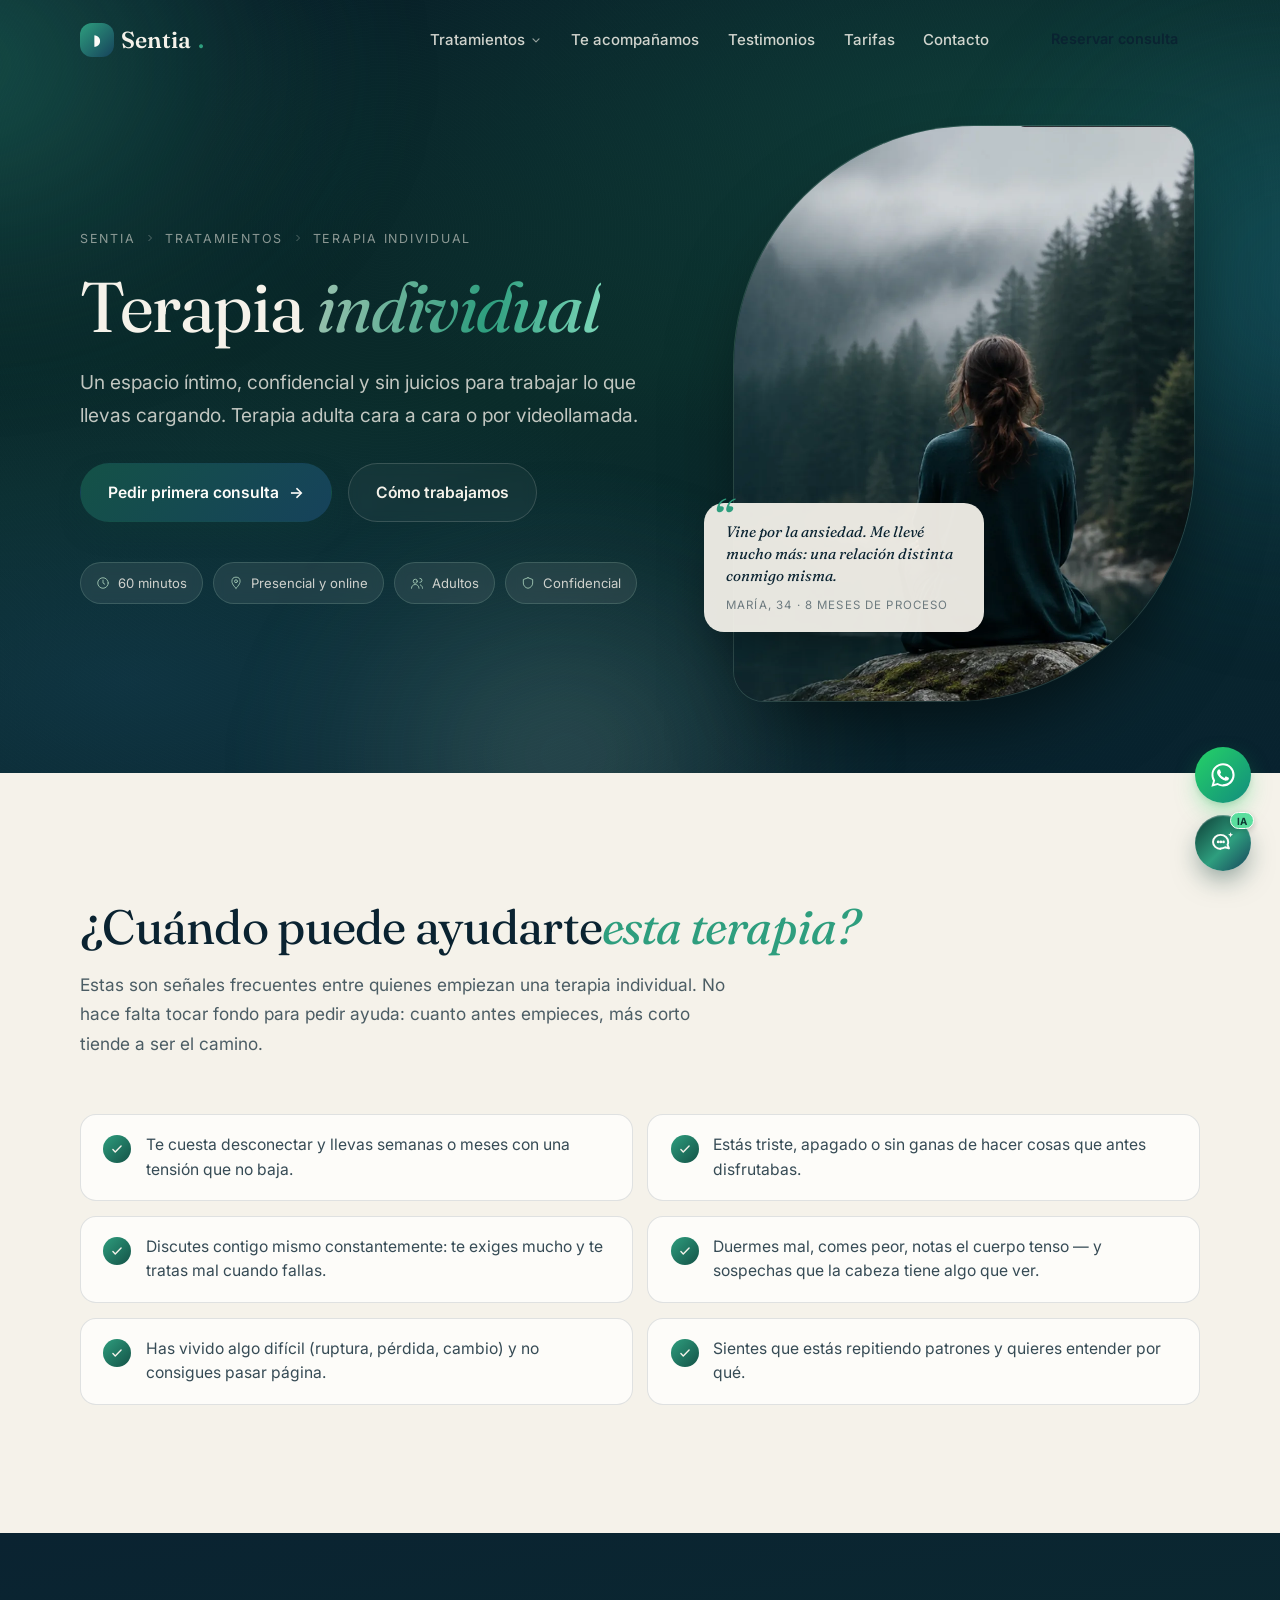
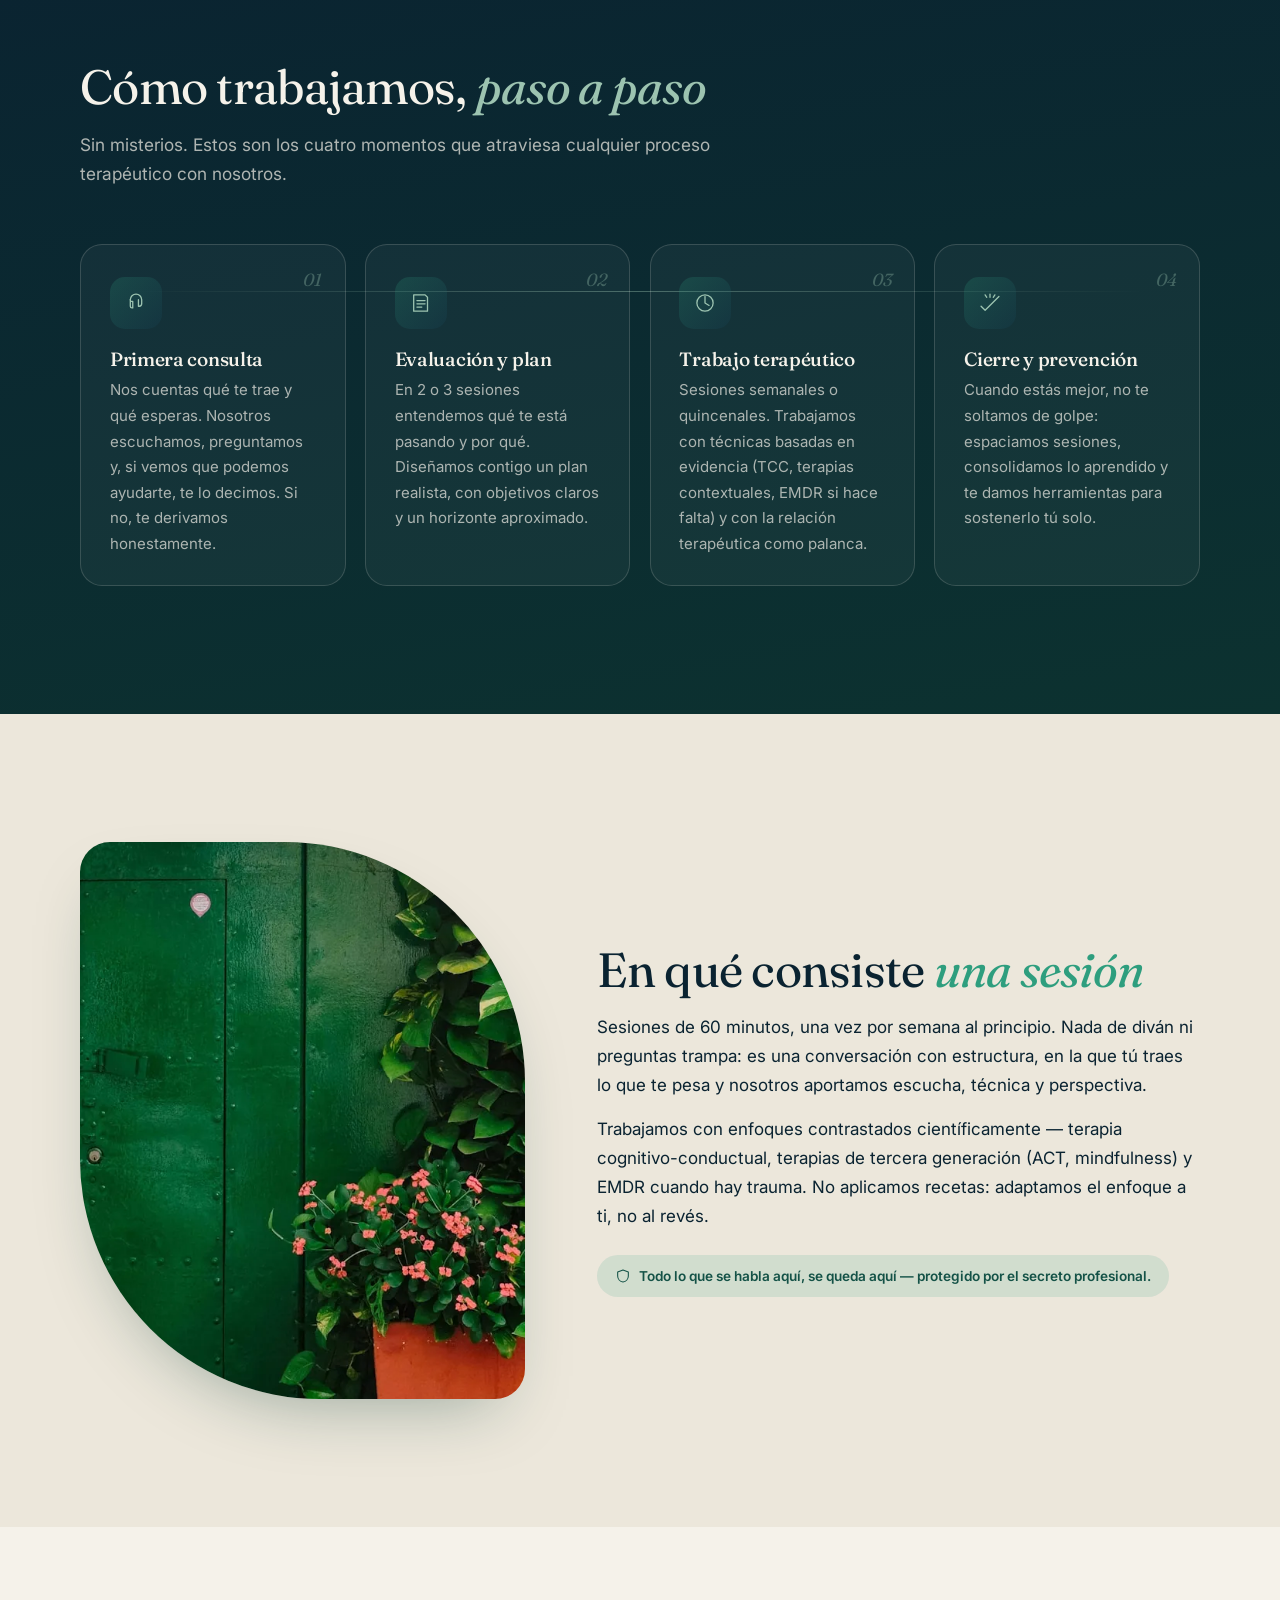
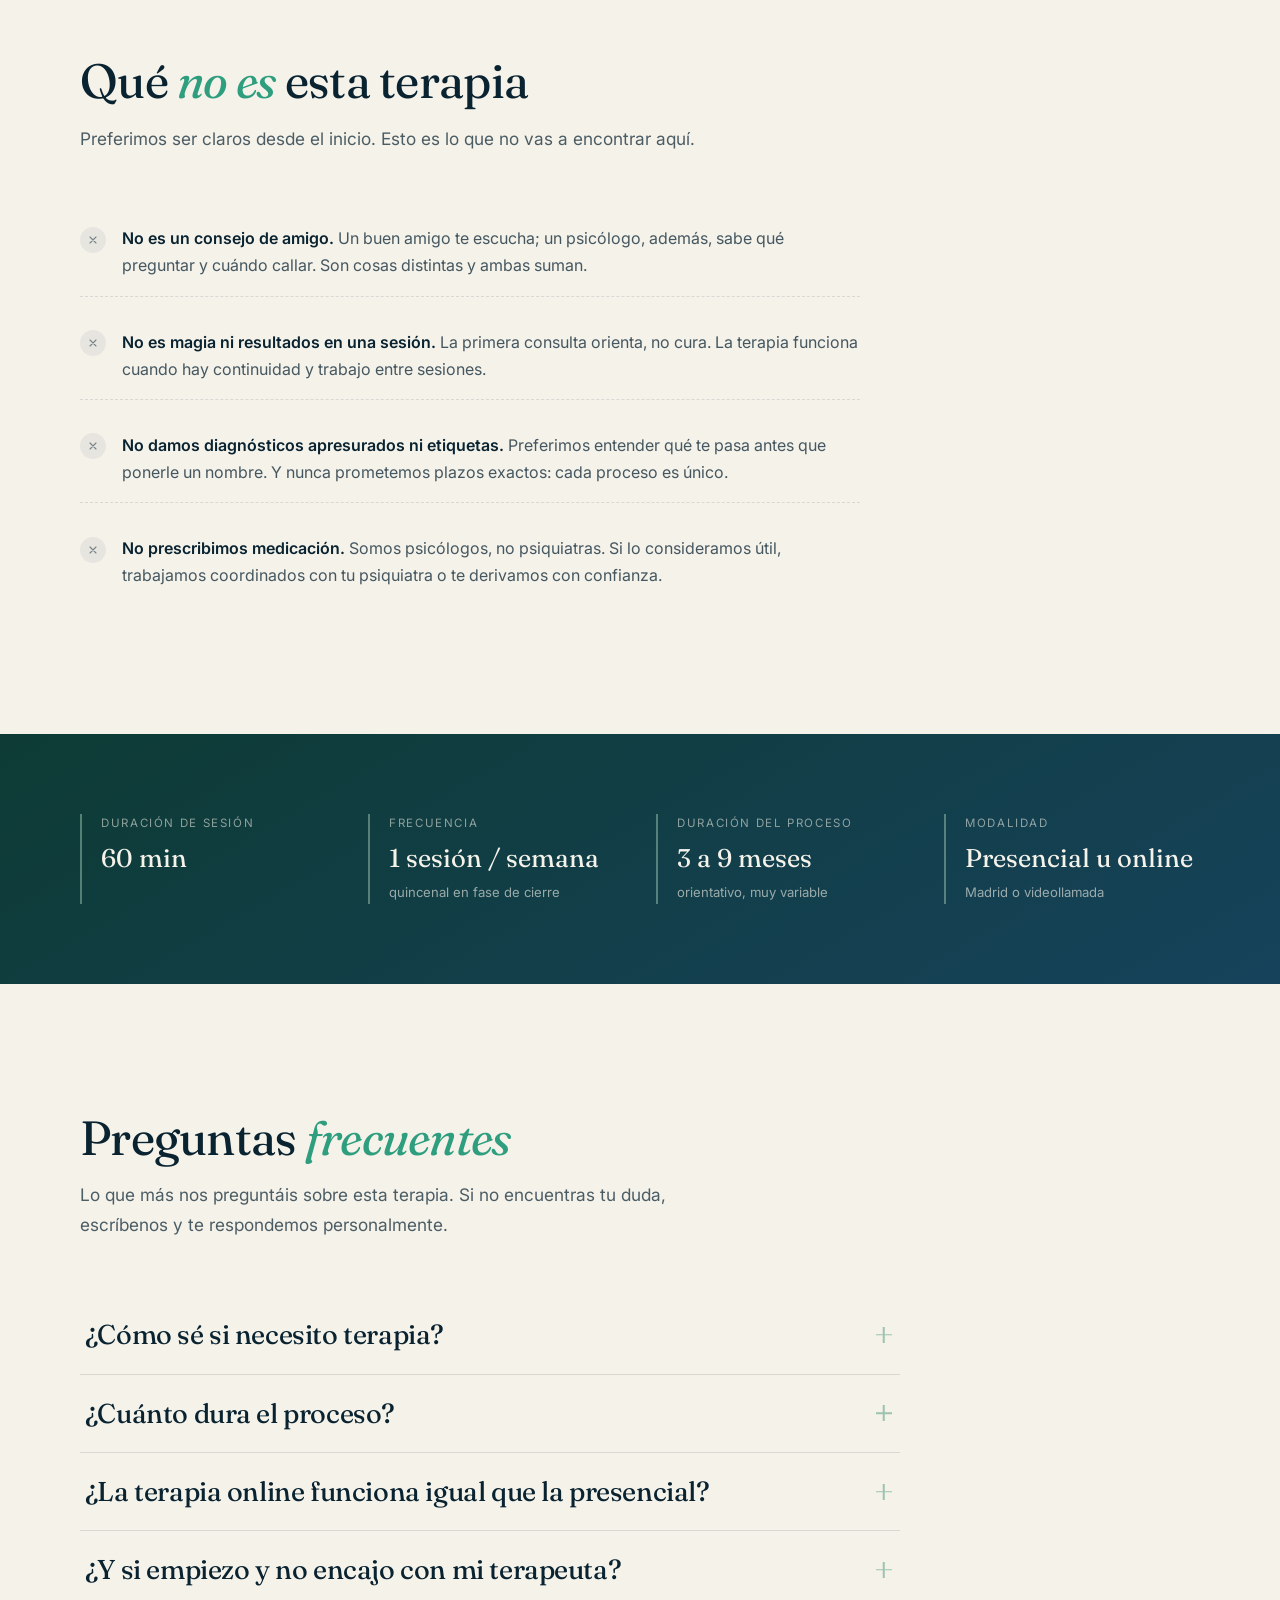
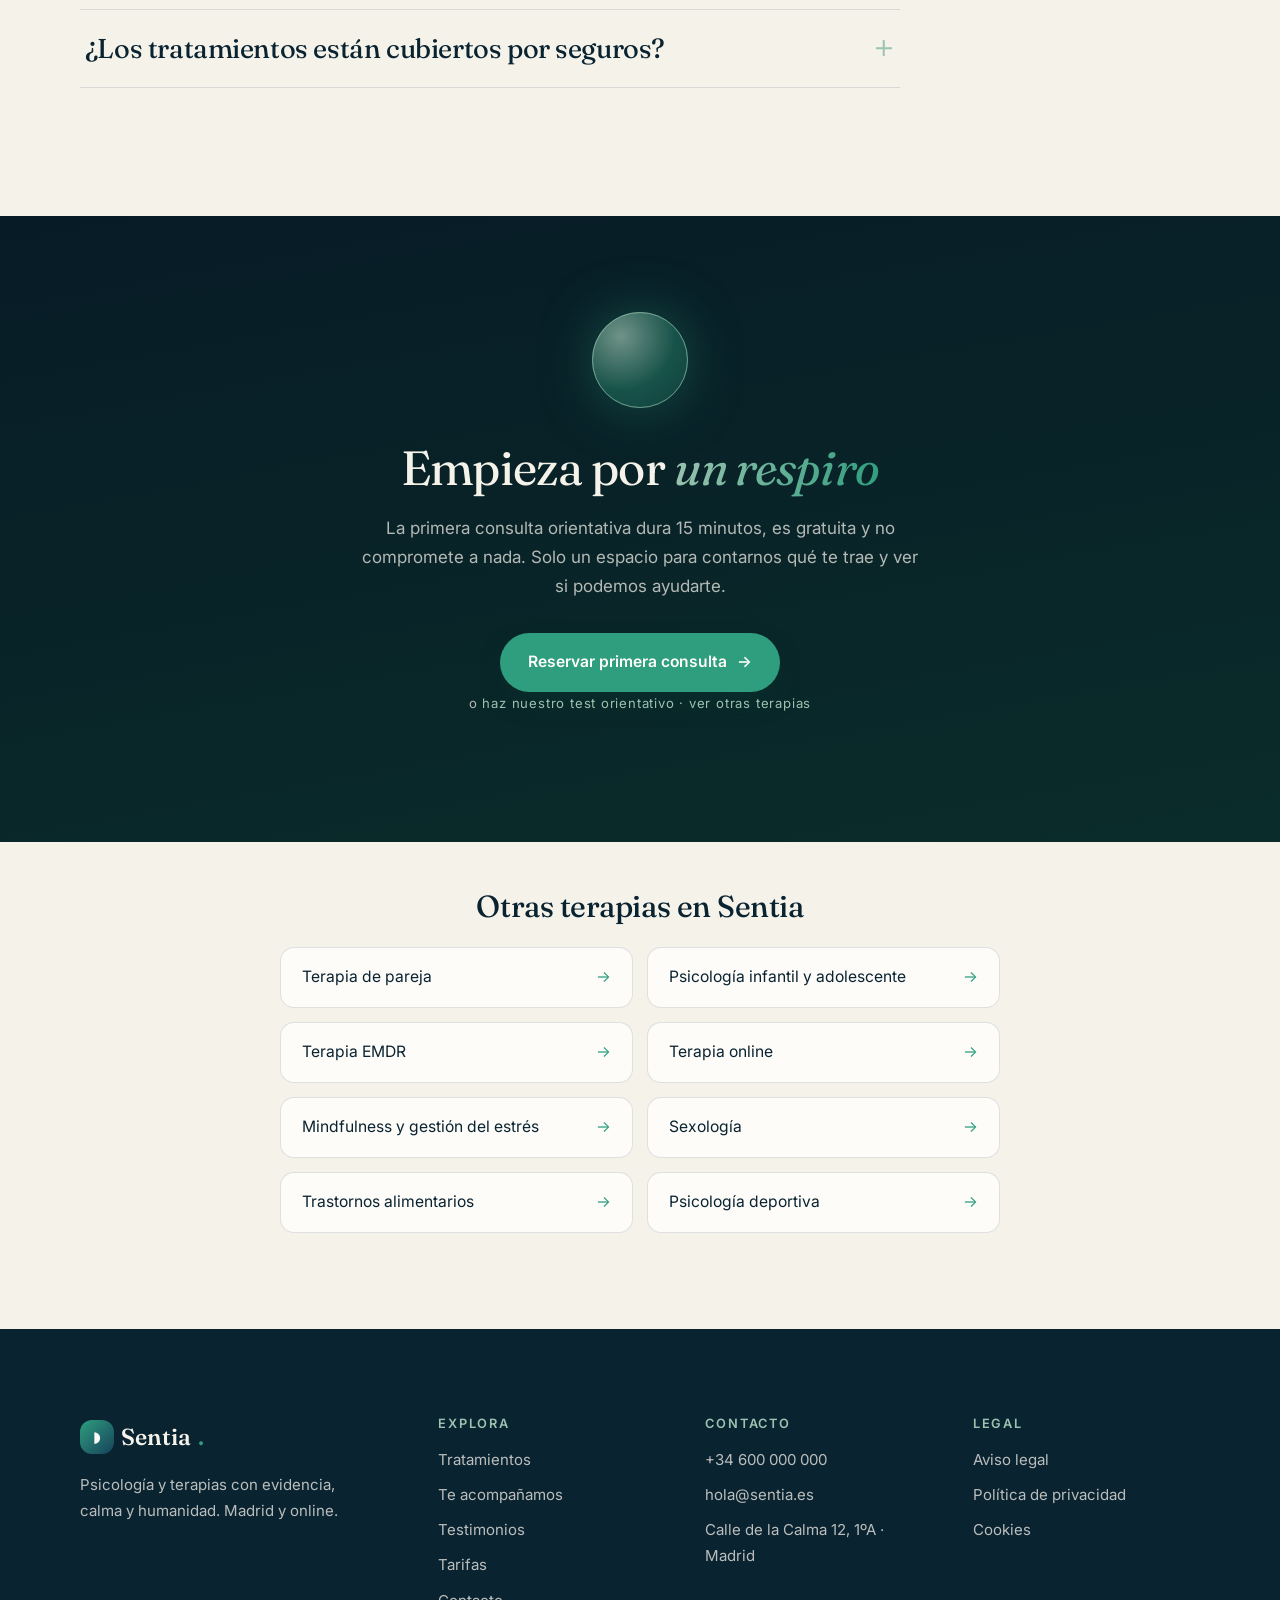
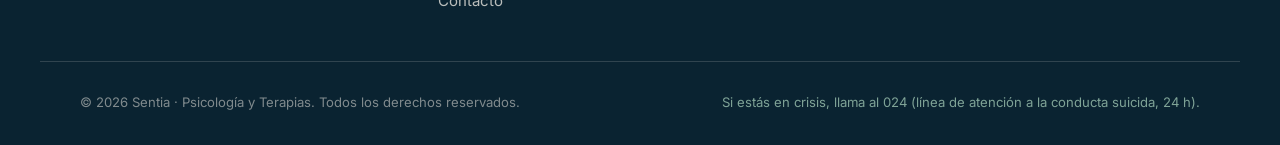
<file: terapias/individual.html>
<!DOCTYPE html>
<html lang="es">
<head>
  <meta charset="UTF-8">
  <meta name="viewport" content="width=device-width, initial-scale=1.0">
  <title>Terapia individual · Sentia</title>
  <link rel="icon" href="../assets/img/favicon.svg" type="image/svg+xml">
  <meta name="theme-color" content="#0a2331">
  <meta name="description" content="Un espacio íntimo, confidencial y sin juicios para trabajar lo que llevas cargando. Terapia adulta cara a cara o por videollamada.">

  <link rel="preconnect" href="https://fonts.googleapis.com">
  <link rel="preconnect" href="https://fonts.gstatic.com" crossorigin>
  <link href="https://fonts.googleapis.com/css2?family=Fraunces:ital,opsz,wght@0,9..144,300..700;1,9..144,300..700&family=Inter:wght@400;500;600&display=swap" rel="stylesheet">

  <link rel="stylesheet" href="../styles.css?v=20260820">

  <script defer src="../lib/gsap.min.js"></script>
  <script defer src="../lib/ScrollTrigger.min.js"></script>
  <script defer src="../lib/manifest.js"></script>
  <script defer src="../main.js?v=20260722a"></script>
  <script defer src="../chat.js?v=20260820"></script>
</head>
<body>

  <a class="skip-link" href="#main">Saltar al contenido</a>

  <!-- ============ NAV (idéntico al home, rutas apuntando a ../) ============ -->
  <header class="nav" id="top">
    <div class="nav-inner">
      <a class="nav-logo" href="../index.html" aria-label="Sentia — inicio">
        <span class="nav-logo-mark" aria-hidden="true">◗</span>
        Sentia<em>.</em>
      </a>
      <nav class="nav-links" aria-label="Navegación principal">
        <div class="nav-item has-menu">
          <a href="../index.html#tratamientos" class="nav-trigger" aria-haspopup="true" aria-expanded="false">
            Tratamientos
            <svg class="nav-caret" viewBox="0 0 20 20" fill="none" stroke="currentColor" stroke-width="2" stroke-linecap="round" stroke-linejoin="round" aria-hidden="true"><path d="M5 8l5 5 5-5"/></svg>
          </a>
          <div class="nav-menu" role="menu">
            <div class="nav-menu-grid">
              <a role="menuitem" href="individual.html">
                <span class="nm-icon" aria-hidden="true"><svg viewBox="0 0 32 32" fill="none" stroke="currentColor" stroke-width="1.5" stroke-linecap="round" stroke-linejoin="round"><circle cx="16" cy="9" r="4.2"/><path d="M8 26c0-4.4 3.6-8 8-8s8 3.6 8 8"/><path d="M5 29h22"/></svg></span>
                <span class="nm-txt"><strong>Terapia individual</strong><small>Ansiedad, depresión, autoestima</small></span>
              </a>
              <a role="menuitem" href="pareja.html">
                <span class="nm-icon" aria-hidden="true"><svg viewBox="0 0 32 32" fill="none" stroke="currentColor" stroke-width="1.5" stroke-linecap="round" stroke-linejoin="round"><circle cx="12" cy="16" r="7.5"/><circle cx="20" cy="16" r="7.5"/></svg></span>
                <span class="nm-txt"><strong>Terapia de pareja</strong><small>Comunicación, conflictos, crisis</small></span>
              </a>
              <a role="menuitem" href="infantil.html">
                <span class="nm-icon" aria-hidden="true"><svg viewBox="0 0 32 32" fill="none" stroke="currentColor" stroke-width="1.5" stroke-linecap="round" stroke-linejoin="round"><path d="M16 28V13"/><path d="M16 17c-5 0-7-3-7-7 4 0 7 2.5 7 7z"/><path d="M16 14c4.4 0 6.2-2.6 6.2-6.2C18.4 7.8 16 10 16 14z"/></svg></span>
                <span class="nm-txt"><strong>Infantil y adolescente</strong><small>Emociones, conducta, familia</small></span>
              </a>
              <a role="menuitem" href="emdr.html">
                <span class="nm-icon" aria-hidden="true"><svg viewBox="0 0 32 32" fill="none" stroke="currentColor" stroke-width="1.5" stroke-linecap="round" stroke-linejoin="round"><path d="M3 16s5-7 13-7 13 7 13 7-5 7-13 7S3 16 3 16z"/><circle cx="16" cy="16" r="3.2"/></svg></span>
                <span class="nm-txt"><strong>EMDR</strong><small>Trauma y experiencias difíciles</small></span>
              </a>
              <a role="menuitem" href="online.html">
                <span class="nm-icon" aria-hidden="true"><svg viewBox="0 0 32 32" fill="none" stroke="currentColor" stroke-width="1.5" stroke-linecap="round" stroke-linejoin="round"><rect x="4" y="7" width="24" height="16" rx="2.5"/><path d="M12 27h8"/><path d="M13.5 15.5l5 2.5-5 2.5z"/></svg></span>
                <span class="nm-txt"><strong>Terapia online</strong><small>Desde donde estés</small></span>
              </a>
              <a role="menuitem" href="mindfulness.html">
                <span class="nm-icon" aria-hidden="true"><svg viewBox="0 0 32 32" fill="none" stroke="currentColor" stroke-width="1.5" stroke-linecap="round" stroke-linejoin="round"><circle cx="16" cy="16" r="3"/><path d="M9.5 22.5a9 9 0 010-13"/><path d="M22.5 9.5a9 9 0 010 13"/></svg></span>
                <span class="nm-txt"><strong>Mindfulness</strong><small>Estrés y gestión emocional</small></span>
              </a>
              <a role="menuitem" href="sexologia.html">
                <span class="nm-icon" aria-hidden="true"><svg viewBox="0 0 32 32" fill="none" stroke="currentColor" stroke-width="1.5" stroke-linecap="round" stroke-linejoin="round"><path d="M16 27S5 20 5 13.5A6 6 0 0116 10a6 6 0 0111 3.5C27 20 16 27 16 27z"/><path d="M10.5 16h3l2-3.2 2 6 2-2.8h2.5"/></svg></span>
                <span class="nm-txt"><strong>Sexología</strong><small>Deseo, dificultades, identidad</small></span>
              </a>
              <a role="menuitem" href="alimentacion.html">
                <span class="nm-icon" aria-hidden="true"><svg viewBox="0 0 32 32" fill="none" stroke="currentColor" stroke-width="1.5" stroke-linecap="round" stroke-linejoin="round"><circle cx="16" cy="16" r="11.5"/><path d="M16 22s-4.6-3-4.6-6.1A2.9 2.9 0 0116 14.3a2.9 2.9 0 014.6-.4c0 3.1-4.6 8.1-4.6 8.1z"/></svg></span>
                <span class="nm-txt"><strong>T. alimentarios</strong><small>Anorexia, bulimia, atracones</small></span>
              </a>
              <a role="menuitem" href="deportiva.html">
                <span class="nm-icon" aria-hidden="true"><svg viewBox="0 0 32 32" fill="none" stroke="currentColor" stroke-width="1.5" stroke-linecap="round" stroke-linejoin="round"><circle cx="16" cy="19" r="9.5"/><path d="M16 19v-5.5"/><path d="M12.5 4h7"/><path d="M16 4v5.5"/></svg></span>
                <span class="nm-txt"><strong>Deportiva</strong><small>Presión, lesión, motivación</small></span>
              </a>
            </div>
            <a class="nav-menu-foot" href="../index.html#tratamientos">Ver el resumen en la portada <span aria-hidden="true">→</span></a>
          </div>
        </div>
        <a href="../index.html#acompanamos">Te acompañamos</a>
        <a href="../index.html#testimonios">Testimonios</a>
        <a href="../index.html#tarifas">Tarifas</a>
        <a href="../index.html#contacto">Contacto</a>
      </nav>
      <a class="btn btn-nav" href="../index.html#contacto">Reservar consulta</a>
      <button class="nav-toggle" aria-label="Abrir menú" aria-expanded="false">
        <span></span><span></span>
      </button>
    </div>
  </header>

  <div class="mobile-menu" hidden>
    <details class="mm-group">
      <summary>Tratamientos<span class="mm-caret" aria-hidden="true">▾</span></summary>
      <div class="mm-sub">
        <a href="individual.html">Terapia individual</a>
        <a href="pareja.html">Terapia de pareja</a>
        <a href="infantil.html">Infantil y adolescente</a>
        <a href="emdr.html">EMDR</a>
        <a href="online.html">Terapia online</a>
        <a href="mindfulness.html">Mindfulness</a>
        <a href="sexologia.html">Sexología</a>
        <a href="alimentacion.html">Trastornos alimentarios</a>
        <a href="deportiva.html">Deportiva</a>
      </div>
    </details>
    <a href="../index.html#acompanamos">Te acompañamos</a>
    <a href="../index.html#testimonios">Testimonios</a>
    <a href="../index.html#tarifas">Tarifas</a>
    <a href="../index.html#contacto">Contacto</a>
    <a class="btn btn-solid" href="../index.html#contacto">Reservar consulta</a>
  </div>

  <main id="main">

    <!-- ============ HERO DE FICHA ============ -->
    <section class="thero">
      <div class="hero-field" aria-hidden="true">
        <span class="aurora aurora-1"></span>
        <span class="aurora aurora-2"></span>
        <span class="aurora aurora-3"></span>
      </div>
      <div class="hero-grain" aria-hidden="true"></div>

      <div class="thero-inner">
        <div class="thero-copy">
          <p class="thero-crumbs">
            <a href="../index.html">Sentia</a>
            <svg viewBox="0 0 24 24" fill="none" stroke="currentColor" stroke-width="2"><path d="M9 6l6 6-6 6"/></svg>
            <a href="../index.html#tratamientos">Tratamientos</a>
            <svg viewBox="0 0 24 24" fill="none" stroke="currentColor" stroke-width="2"><path d="M9 6l6 6-6 6"/></svg>
            <span>Terapia individual</span>
          </p>
          <h1>Terapia <em>individual</em></h1>
          <p class="thero-lead">Un espacio íntimo, confidencial y sin juicios para trabajar lo que llevas cargando. Terapia adulta cara a cara o por videollamada.</p>
          <div class="thero-cta">
            <a class="btn btn-solid magnetic" href="../index.html#contacto">Pedir primera consulta<span class="btn-arrow" aria-hidden="true">→</span></a>
            <a class="btn btn-ghost magnetic" href="#como-trabajamos">Cómo trabajamos</a>
          </div>
          <ul class="thero-badges">
            <li><svg viewBox="0 0 24 24" fill="none" stroke="currentColor" stroke-width="1.6" stroke-linecap="round" stroke-linejoin="round"><circle cx="12" cy="12" r="9"/><path d="M12 7v5l3 2"/></svg><span>60 minutos</span></li>
            <li><svg viewBox="0 0 24 24" fill="none" stroke="currentColor" stroke-width="1.6" stroke-linecap="round" stroke-linejoin="round"><path d="M12 21s-7-6-7-12a7 7 0 1114 0c0 6-7 12-7 12z"/><circle cx="12" cy="9" r="2.5"/></svg><span>Presencial y online</span></li>
            <li><svg viewBox="0 0 24 24" fill="none" stroke="currentColor" stroke-width="1.6" stroke-linecap="round" stroke-linejoin="round"><circle cx="9" cy="9" r="3.5"/><path d="M2.5 21c0-3.6 2.9-6.5 6.5-6.5s6.5 2.9 6.5 6.5"/><path d="M17 4a3.5 3.5 0 010 7M21.5 21c0-2.6-1.5-4.8-3.7-5.8"/></svg><span>Adultos</span></li>
            <li><svg viewBox="0 0 24 24" fill="none" stroke="currentColor" stroke-width="1.6" stroke-linecap="round" stroke-linejoin="round"><path d="M12 3l8 3v6c0 4.5-3.4 8.4-8 9-4.6-.6-8-4.5-8-9V6l8-3z"/></svg><span>Confidencial</span></li>
          </ul>
        </div>

        <div class="thero-media">
          <figure>
            <img src="../assets/img/terapia-individual.webp" alt="Persona sentada de espaldas junto a un lago en calma, rodeada de bosque — imagen que evoca introspección en terapia individual" width="900" height="1125" fetchpriority="high">
          </figure>
          <div class="thero-quote">
            Vine por la ansiedad. Me llevé mucho más: una relación distinta conmigo misma.
            <small>María, 34 · 8 meses de proceso</small>
          </div>
        </div>
      </div>
    </section>

    <!-- ============ CUÁNDO PUEDE AYUDARTE ============ -->
    <section class="tsection tsignals">
      <div class="container">
        <div class="tsection-head reveal">
          <h2>¿Cuándo puede ayudarte<em>esta terapia?</em></h2>
          <p class="tsection-lead">Estas son señales frecuentes entre quienes empiezan una terapia individual. No hace falta tocar fondo para pedir ayuda: cuanto antes empieces, más corto tiende a ser el camino.</p>
        </div>
        <div class="tsignals-grid">
          <article class="tsignal reveal">
            <span class="tsignal-tick" aria-hidden="true"><svg viewBox="0 0 24 24" fill="none" stroke="currentColor" stroke-width="2.4" stroke-linecap="round" stroke-linejoin="round"><path d="M5 13l4 4 10-10"/></svg></span>
            <p>Te cuesta desconectar y llevas semanas o meses con una tensión que no baja.</p>
          </article>
          <article class="tsignal reveal">
            <span class="tsignal-tick" aria-hidden="true"><svg viewBox="0 0 24 24" fill="none" stroke="currentColor" stroke-width="2.4" stroke-linecap="round" stroke-linejoin="round"><path d="M5 13l4 4 10-10"/></svg></span>
            <p>Estás triste, apagado o sin ganas de hacer cosas que antes disfrutabas.</p>
          </article>
          <article class="tsignal reveal">
            <span class="tsignal-tick" aria-hidden="true"><svg viewBox="0 0 24 24" fill="none" stroke="currentColor" stroke-width="2.4" stroke-linecap="round" stroke-linejoin="round"><path d="M5 13l4 4 10-10"/></svg></span>
            <p>Discutes contigo mismo constantemente: te exiges mucho y te tratas mal cuando fallas.</p>
          </article>
          <article class="tsignal reveal">
            <span class="tsignal-tick" aria-hidden="true"><svg viewBox="0 0 24 24" fill="none" stroke="currentColor" stroke-width="2.4" stroke-linecap="round" stroke-linejoin="round"><path d="M5 13l4 4 10-10"/></svg></span>
            <p>Duermes mal, comes peor, notas el cuerpo tenso — y sospechas que la cabeza tiene algo que ver.</p>
          </article>
          <article class="tsignal reveal">
            <span class="tsignal-tick" aria-hidden="true"><svg viewBox="0 0 24 24" fill="none" stroke="currentColor" stroke-width="2.4" stroke-linecap="round" stroke-linejoin="round"><path d="M5 13l4 4 10-10"/></svg></span>
            <p>Has vivido algo difícil (ruptura, pérdida, cambio) y no consigues pasar página.</p>
          </article>
          <article class="tsignal reveal">
            <span class="tsignal-tick" aria-hidden="true"><svg viewBox="0 0 24 24" fill="none" stroke="currentColor" stroke-width="2.4" stroke-linecap="round" stroke-linejoin="round"><path d="M5 13l4 4 10-10"/></svg></span>
            <p>Sientes que estás repitiendo patrones y quieres entender por qué.</p>
          </article>
        </div>
      </div>
    </section>

    <!-- ============ CÓMO TRABAJAMOS ============ -->
    <section class="tsection tprocess" id="como-trabajamos">
      <div class="container">
        <div class="tsection-head reveal">
          <h2>Cómo trabajamos, <em>paso a paso</em></h2>
          <p class="tsection-lead">Sin misterios. Estos son los cuatro momentos que atraviesa cualquier proceso terapéutico con nosotros.</p>
        </div>
        <div class="tsteps">
          <article class="tstep reveal">
            <span class="tstep-icon" aria-hidden="true"><svg viewBox="0 0 32 32" fill="none" stroke="currentColor" stroke-width="1.6" stroke-linecap="round" stroke-linejoin="round"><path d="M9 12a7 7 0 1114 0v5a3 3 0 01-3 3h-1v-8"/><path d="M9 12v8a2 2 0 002 2h1v-8H9z"/></svg></span>
            <h3>Primera consulta</h3>
            <p>Nos cuentas qué te trae y qué esperas. Nosotros escuchamos, preguntamos y, si vemos que podemos ayudarte, te lo decimos. Si no, te derivamos honestamente.</p>
          </article>
          <article class="tstep reveal">
            <span class="tstep-icon" aria-hidden="true"><svg viewBox="0 0 32 32" fill="none" stroke="currentColor" stroke-width="1.6" stroke-linecap="round" stroke-linejoin="round"><path d="M7 6h14l3 3v17H7z"/><path d="M11 13h10M11 17h10M11 21h6"/></svg></span>
            <h3>Evaluación y plan</h3>
            <p>En 2 o 3 sesiones entendemos qué te está pasando y por qué. Diseñamos contigo un plan realista, con objetivos claros y un horizonte aproximado.</p>
          </article>
          <article class="tstep reveal">
            <span class="tstep-icon" aria-hidden="true"><svg viewBox="0 0 32 32" fill="none" stroke="currentColor" stroke-width="1.6" stroke-linecap="round" stroke-linejoin="round"><circle cx="16" cy="16" r="10"/><path d="M16 8v8l5 3"/></svg></span>
            <h3>Trabajo terapéutico</h3>
            <p>Sesiones semanales o quincenales. Trabajamos con técnicas basadas en evidencia (TCC, terapias contextuales, EMDR si hace falta) y con la relación terapéutica como palanca.</p>
          </article>
          <article class="tstep reveal">
            <span class="tstep-icon" aria-hidden="true"><svg viewBox="0 0 32 32" fill="none" stroke="currentColor" stroke-width="1.6" stroke-linecap="round" stroke-linejoin="round"><path d="M5 20l5 5L27 8"/><path d="M16 5v4M22 6l-2 3M10 6l2 3"/></svg></span>
            <h3>Cierre y prevención</h3>
            <p>Cuando estás mejor, no te soltamos de golpe: espaciamos sesiones, consolidamos lo aprendido y te damos herramientas para sostenerlo tú solo.</p>
          </article>
        </div>
      </div>
    </section>

    <!-- ============ EN QUÉ CONSISTE ============ -->
    <section class="tsection tsession">
      <div class="container tsession-grid">
        <figure class="reveal">
          <img src="../assets/img/fachada.webp" alt="Puerta verde de la entrada de la consulta, con hiedra y flores" loading="lazy">
        </figure>
        <div class="tsession-copy reveal">
          <h2>En qué consiste <em>una sesión</em></h2>
          <p>Sesiones de 60 minutos, una vez por semana al principio. Nada de diván ni preguntas trampa: es una conversación con estructura, en la que tú traes lo que te pesa y nosotros aportamos escucha, técnica y perspectiva.</p>
          <p>Trabajamos con enfoques contrastados científicamente — terapia cognitivo-conductual, terapias de tercera generación (ACT, mindfulness) y EMDR cuando hay trauma. No aplicamos recetas: adaptamos el enfoque a ti, no al revés.</p>
          <span class="tsession-pill"><svg viewBox="0 0 24 24" fill="none" stroke="currentColor" stroke-width="1.6" stroke-linecap="round" stroke-linejoin="round"><path d="M12 3l8 3v6c0 4.5-3.4 8.4-8 9-4.6-.6-8-4.5-8-9V6l8-3z"/></svg><span>Todo lo que se habla aquí, se queda aquí — protegido por el secreto profesional.</span></span>
        </div>
      </div>
    </section>

    <!-- ============ QUÉ NO ES ============ -->
    <section class="tsection tnot">
      <div class="container">
        <div class="tsection-head reveal">
          <h2>Qué <em>no es</em> esta terapia</h2>
          <p class="tsection-lead">Preferimos ser claros desde el inicio. Esto es lo que no vas a encontrar aquí.</p>
        </div>
        <div class="tnot-grid">
          <div class="tnot-item reveal">
            <span class="tnot-x" aria-hidden="true"><svg viewBox="0 0 24 24" fill="none" stroke="currentColor" stroke-width="2.2" stroke-linecap="round"><path d="M6 6l12 12M18 6L6 18"/></svg></span>
            <p><strong>No es un consejo de amigo.</strong> Un buen amigo te escucha; un psicólogo, además, sabe qué preguntar y cuándo callar. Son cosas distintas y ambas suman.</p>
          </div>
          <div class="tnot-item reveal">
            <span class="tnot-x" aria-hidden="true"><svg viewBox="0 0 24 24" fill="none" stroke="currentColor" stroke-width="2.2" stroke-linecap="round"><path d="M6 6l12 12M18 6L6 18"/></svg></span>
            <p><strong>No es magia ni resultados en una sesión.</strong> La primera consulta orienta, no cura. La terapia funciona cuando hay continuidad y trabajo entre sesiones.</p>
          </div>
          <div class="tnot-item reveal">
            <span class="tnot-x" aria-hidden="true"><svg viewBox="0 0 24 24" fill="none" stroke="currentColor" stroke-width="2.2" stroke-linecap="round"><path d="M6 6l12 12M18 6L6 18"/></svg></span>
            <p><strong>No damos diagnósticos apresurados ni etiquetas.</strong> Preferimos entender qué te pasa antes que ponerle un nombre. Y nunca prometemos plazos exactos: cada proceso es único.</p>
          </div>
          <div class="tnot-item reveal">
            <span class="tnot-x" aria-hidden="true"><svg viewBox="0 0 24 24" fill="none" stroke="currentColor" stroke-width="2.2" stroke-linecap="round"><path d="M6 6l12 12M18 6L6 18"/></svg></span>
            <p><strong>No prescribimos medicación.</strong> Somos psicólogos, no psiquiatras. Si lo consideramos útil, trabajamos coordinados con tu psiquiatra o te derivamos con confianza.</p>
          </div>
        </div>
      </div>
    </section>

    <!-- ============ DATOS PRÁCTICOS ============ -->
    <section class="tfacts">
      <div class="container">
        <div class="tfacts-grid">
          <div class="tfact reveal">
            <span class="tfact-label">Duración de sesión</span>
            <span class="tfact-value">60 min</span>
            
          </div>
          <div class="tfact reveal">
            <span class="tfact-label">Frecuencia</span>
            <span class="tfact-value">1 sesión / semana</span>
            <small>quincenal en fase de cierre</small>
          </div>
          <div class="tfact reveal">
            <span class="tfact-label">Duración del proceso</span>
            <span class="tfact-value">3 a 9 meses</span>
            <small>orientativo, muy variable</small>
          </div>
          <div class="tfact reveal">
            <span class="tfact-label">Modalidad</span>
            <span class="tfact-value">Presencial u online</span>
            <small>Madrid o videollamada</small>
          </div>
        </div>
      </div>
    </section>

    <!-- ============ FAQ ============ -->
    <section class="tsection tfaq">
      <div class="container">
        <div class="tsection-head reveal">
          <h2>Preguntas <em>frecuentes</em></h2>
          <p class="tsection-lead">Lo que más nos preguntáis sobre esta terapia. Si no encuentras tu duda, escríbenos y te respondemos personalmente.</p>
        </div>
        <div class="accordion" role="list">
          <details class="acc-item">
            <summary><h3>¿Cómo sé si necesito terapia?</h3><span class="acc-plus" aria-hidden="true"></span></summary>
            <div class="acc-body"><p>Si el malestar te acompaña varios meses, afecta a tu día a día (sueño, trabajo, relaciones) o llevas tiempo pensando en pedir ayuda pero no te decides — probablemente ya sea el momento. La primera consulta es orientativa y gratuita: úsala para salir de dudas sin compromiso.</p></div>
          </details>
          <details class="acc-item">
            <summary><h3>¿Cuánto dura el proceso?</h3><span class="acc-plus" aria-hidden="true"></span></summary>
            <div class="acc-body"><p>Depende del motivo y de tu punto de partida. Un proceso típico dura entre 3 y 9 meses de sesiones semanales, pero hay temas breves (12 sesiones) y otros que requieren más recorrido. En la evaluación te damos un horizonte realista.</p></div>
          </details>
          <details class="acc-item">
            <summary><h3>¿La terapia online funciona igual que la presencial?</h3><span class="acc-plus" aria-hidden="true"></span></summary>
            <div class="acc-body"><p>La evidencia dice que sí para la mayoría de motivos de consulta. Puede no ser lo idóneo en crisis agudas, ideación suicida activa o cuando el paciente tiene dificultades cognitivas importantes. Te lo diremos con honestidad si detectamos que lo presencial es mejor para ti.</p></div>
          </details>
          <details class="acc-item">
            <summary><h3>¿Y si empiezo y no encajo con mi terapeuta?</h3><span class="acc-plus" aria-hidden="true"></span></summary>
            <div class="acc-body"><p>Nos lo dices y te derivamos internamente sin drama. La alianza terapéutica es uno de los mejores predictores del éxito, así que si algo no fluye, mejor cambiar pronto.</p></div>
          </details>
          <details class="acc-item">
            <summary><h3>¿Los tratamientos están cubiertos por seguros?</h3><span class="acc-plus" aria-hidden="true"></span></summary>
            <div class="acc-body"><p>Trabajamos con las principales compañías. Cuéntanos cuál es la tuya en la primera consulta y te confirmamos coberturas y trámites.</p></div>
          </details>
        </div>
      </div>
    </section>

    <!-- ============ CTA FINAL ============ -->
    <section class="tcta">
      <div class="container">
        <div class="tcta-orb" aria-hidden="true"></div>
        <h2>Empieza por <em>un respiro</em></h2>
        <p>La primera consulta orientativa dura 15 minutos, es gratuita y no compromete a nada. Solo un espacio para contarnos qué te trae y ver si podemos ayudarte.</p>
        <a class="btn btn-solid magnetic" href="../index.html#contacto">Reservar primera consulta<span class="btn-arrow" aria-hidden="true">→</span></a>
        <p class="tcta-links">o <a href="../index.html#test">haz nuestro test orientativo</a> · <a href="../index.html#tratamientos">ver otras terapias</a></p>
      </div>
    </section>

    <!-- ============ OTRAS TERAPIAS ============ -->
    <section class="tother">
      <div class="container">
        <div class="tsection-head" style="text-align:center; margin: 0 auto 1.5rem;">
          <h2 style="font-size: clamp(1.4rem, 2.4vw, 1.9rem); margin-bottom: 0.4rem;">Otras terapias en Sentia</h2>
        </div>
        <div class="tother-list">
          <a href="pareja.html">Terapia de pareja <span aria-hidden="true">→</span></a>
          <a href="infantil.html">Psicología infantil y adolescente <span aria-hidden="true">→</span></a>
          <a href="emdr.html">Terapia EMDR <span aria-hidden="true">→</span></a>
          <a href="online.html">Terapia online <span aria-hidden="true">→</span></a>
          <a href="mindfulness.html">Mindfulness y gestión del estrés <span aria-hidden="true">→</span></a>
          <a href="sexologia.html">Sexología <span aria-hidden="true">→</span></a>
          <a href="alimentacion.html">Trastornos alimentarios <span aria-hidden="true">→</span></a>
          <a href="deportiva.html">Psicología deportiva <span aria-hidden="true">→</span></a>
        </div>
      </div>
    </section>

  </main>

  <!-- ============ FOOTER (idéntico al home) ============ -->
  <footer class="footer">
    <div class="container footer-grid">
      <div class="footer-brand">
        <a class="nav-logo footer-logo" href="../index.html"><span class="nav-logo-mark" aria-hidden="true">◗</span>Sentia<em>.</em></a>
        <p>Psicología y terapias con evidencia, calma y humanidad. Madrid y online.</p>
      </div>
      <nav class="footer-col" aria-label="Enlaces del sitio">
        <h4>Explora</h4>
        <a href="../index.html#tratamientos">Tratamientos</a>
        <a href="../index.html#acompanamos">Te acompañamos</a>
        <a href="../index.html#testimonios">Testimonios</a>
        <a href="../index.html#tarifas">Tarifas</a>
        <a href="../index.html#contacto">Contacto</a>
      </nav>
      <div class="footer-col">
        <h4>Contacto</h4>
        <a href="tel:+34600000000">+34 600 000 000</a>
        <a href="mailto:hola@sentia.es">hola@sentia.es</a>
        <p>Calle de la Calma 12, 1ºA · Madrid</p>
      </div>
      <div class="footer-col">
        <h4>Legal</h4>
        <a href="../legal/aviso-legal.html">Aviso legal</a>
        <a href="../legal/privacidad.html">Política de privacidad</a>
        <a href="../legal/cookies.html">Cookies</a>
      </div>
    </div>
    <div class="container footer-bottom">
      <p>© 2026 Sentia · Psicología y Terapias. Todos los derechos reservados.</p>
      <p class="footer-note">Si estás en crisis, llama al 024 (línea de atención a la conducta suicida, 24 h).</p>
    </div>
  </footer>

</body>
</html>
</file>
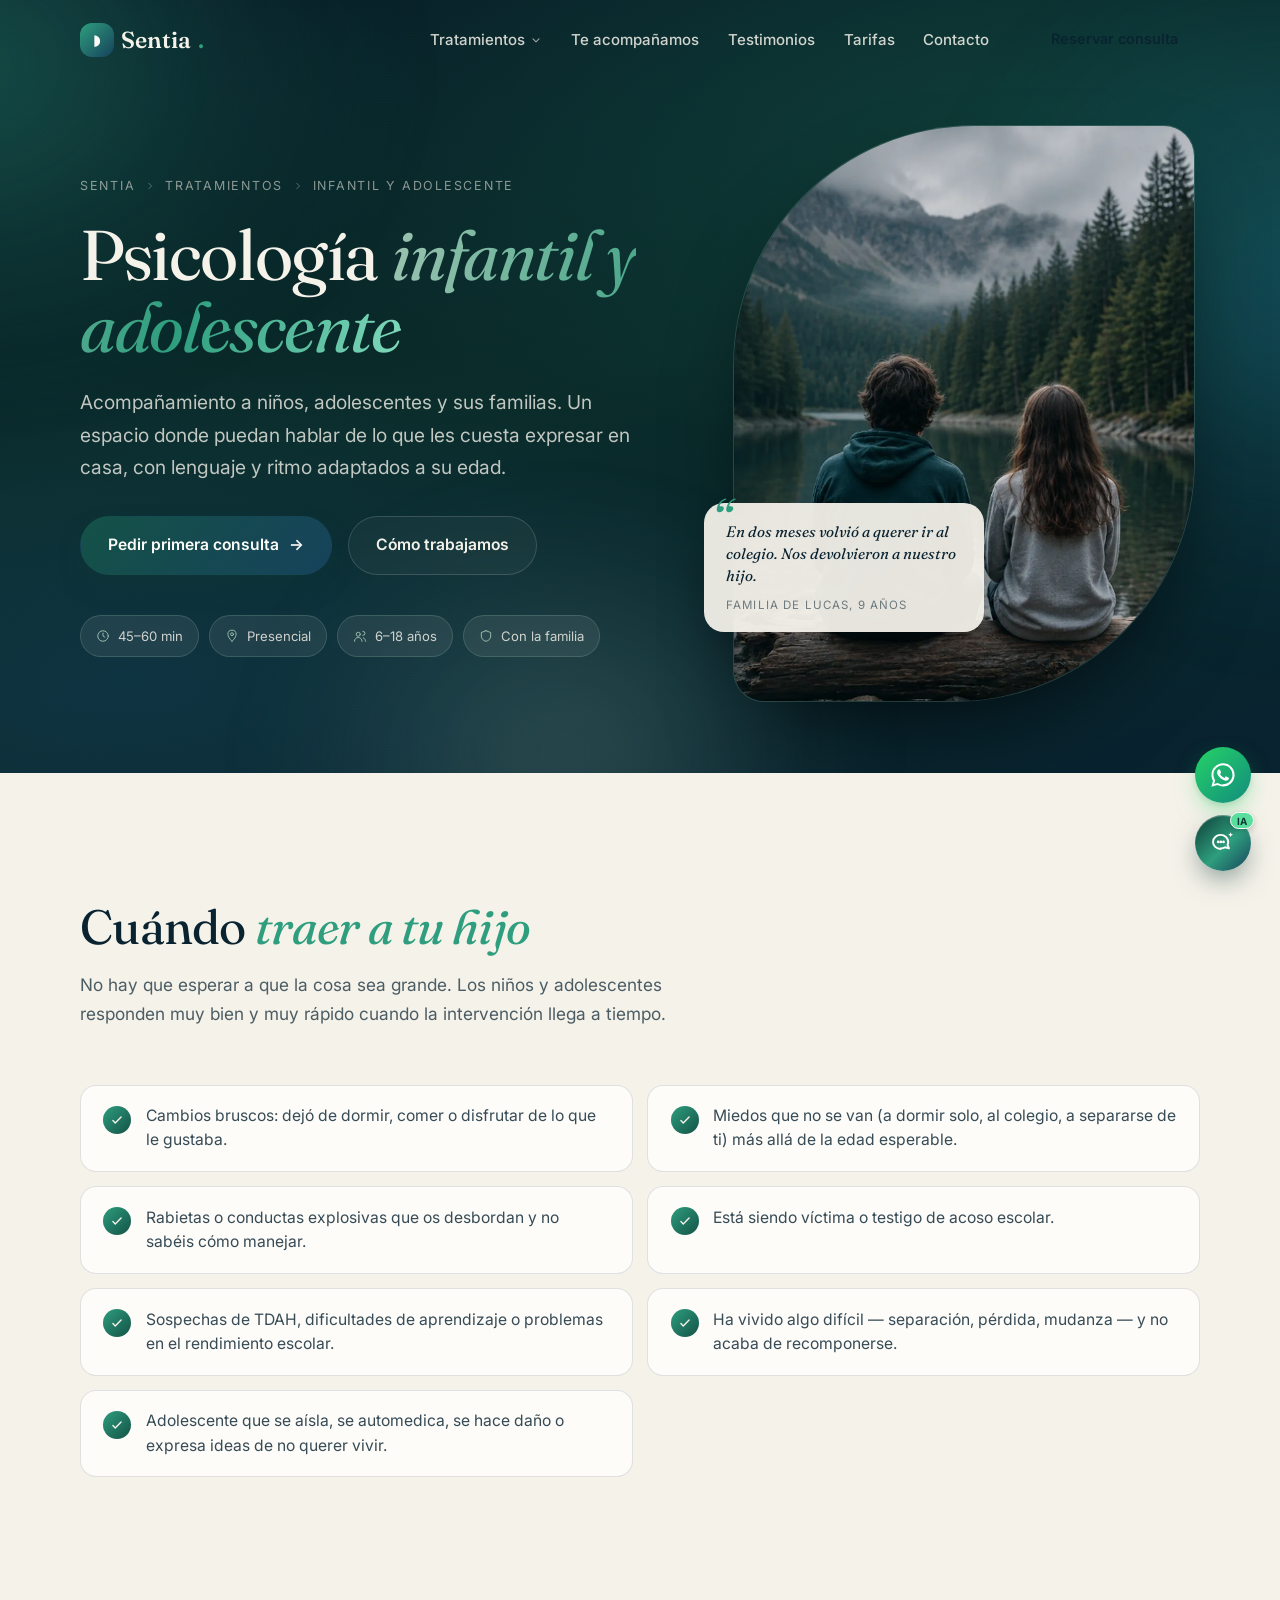
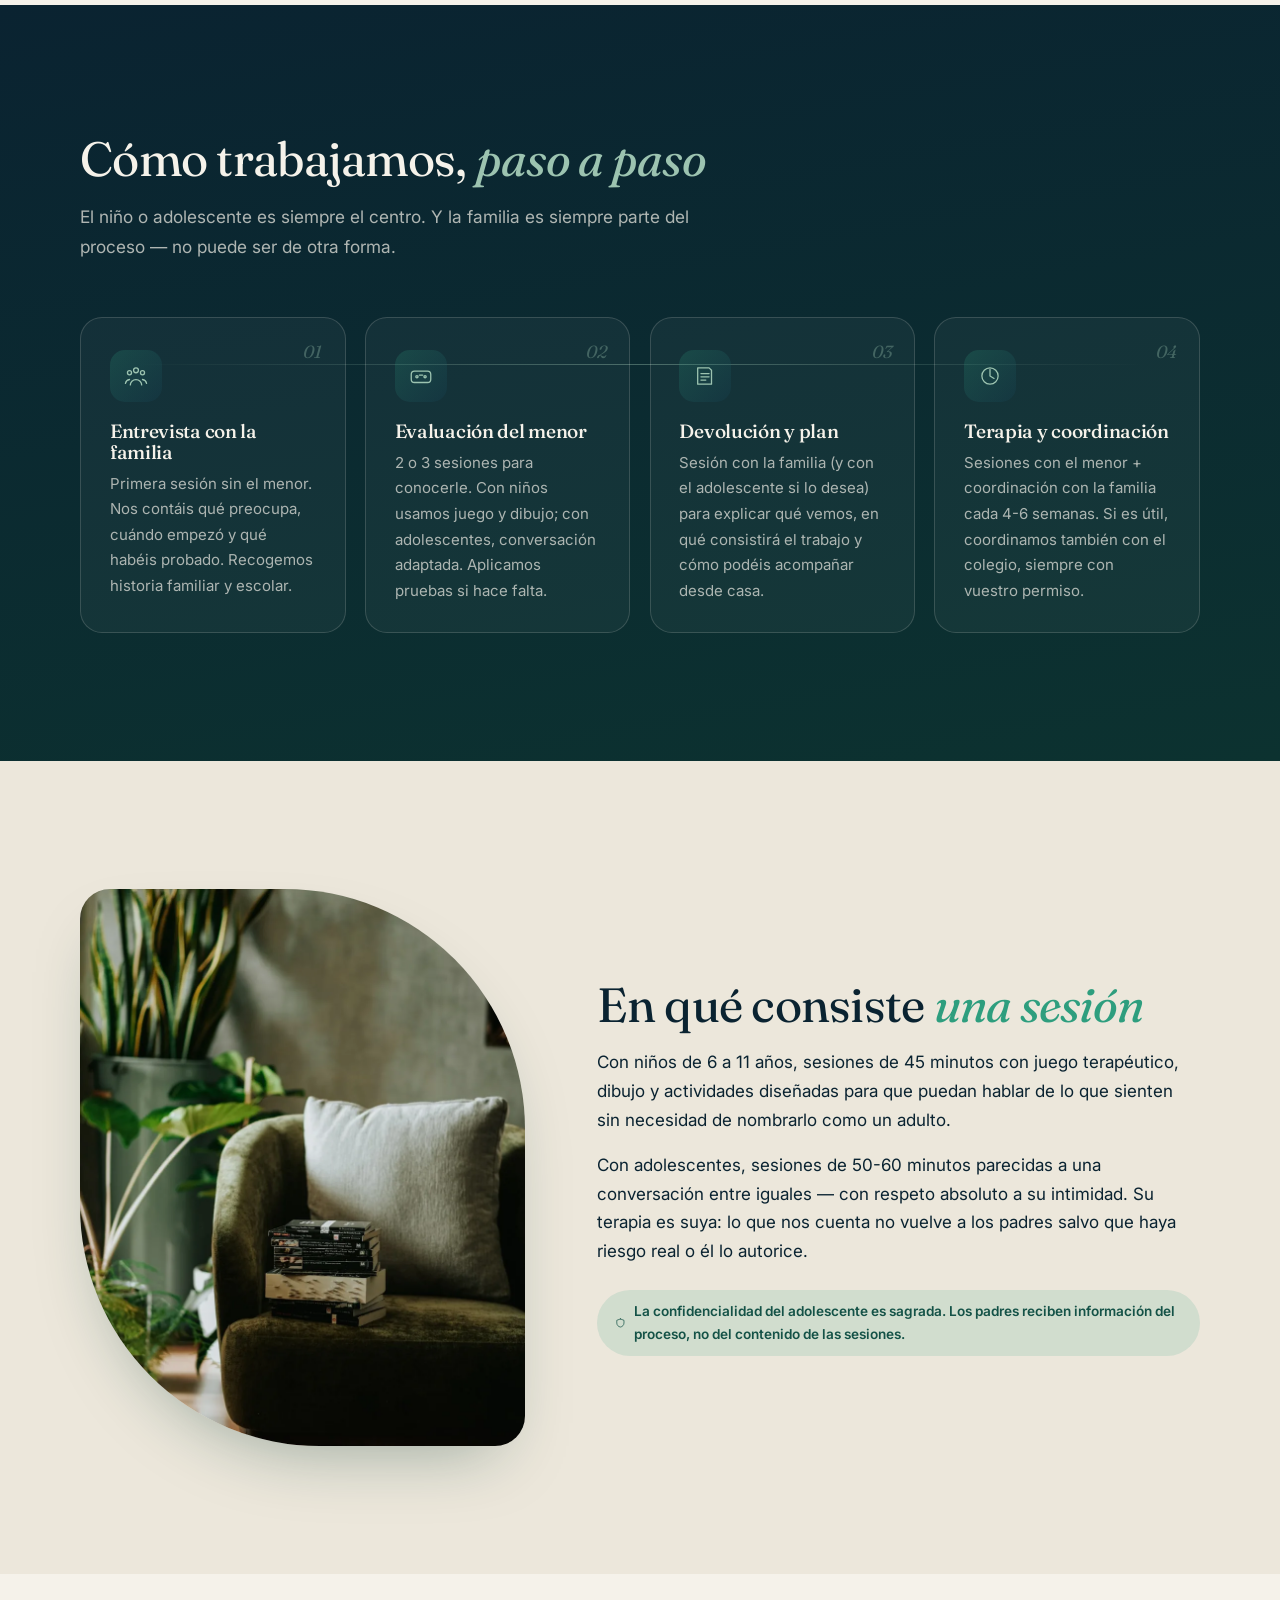
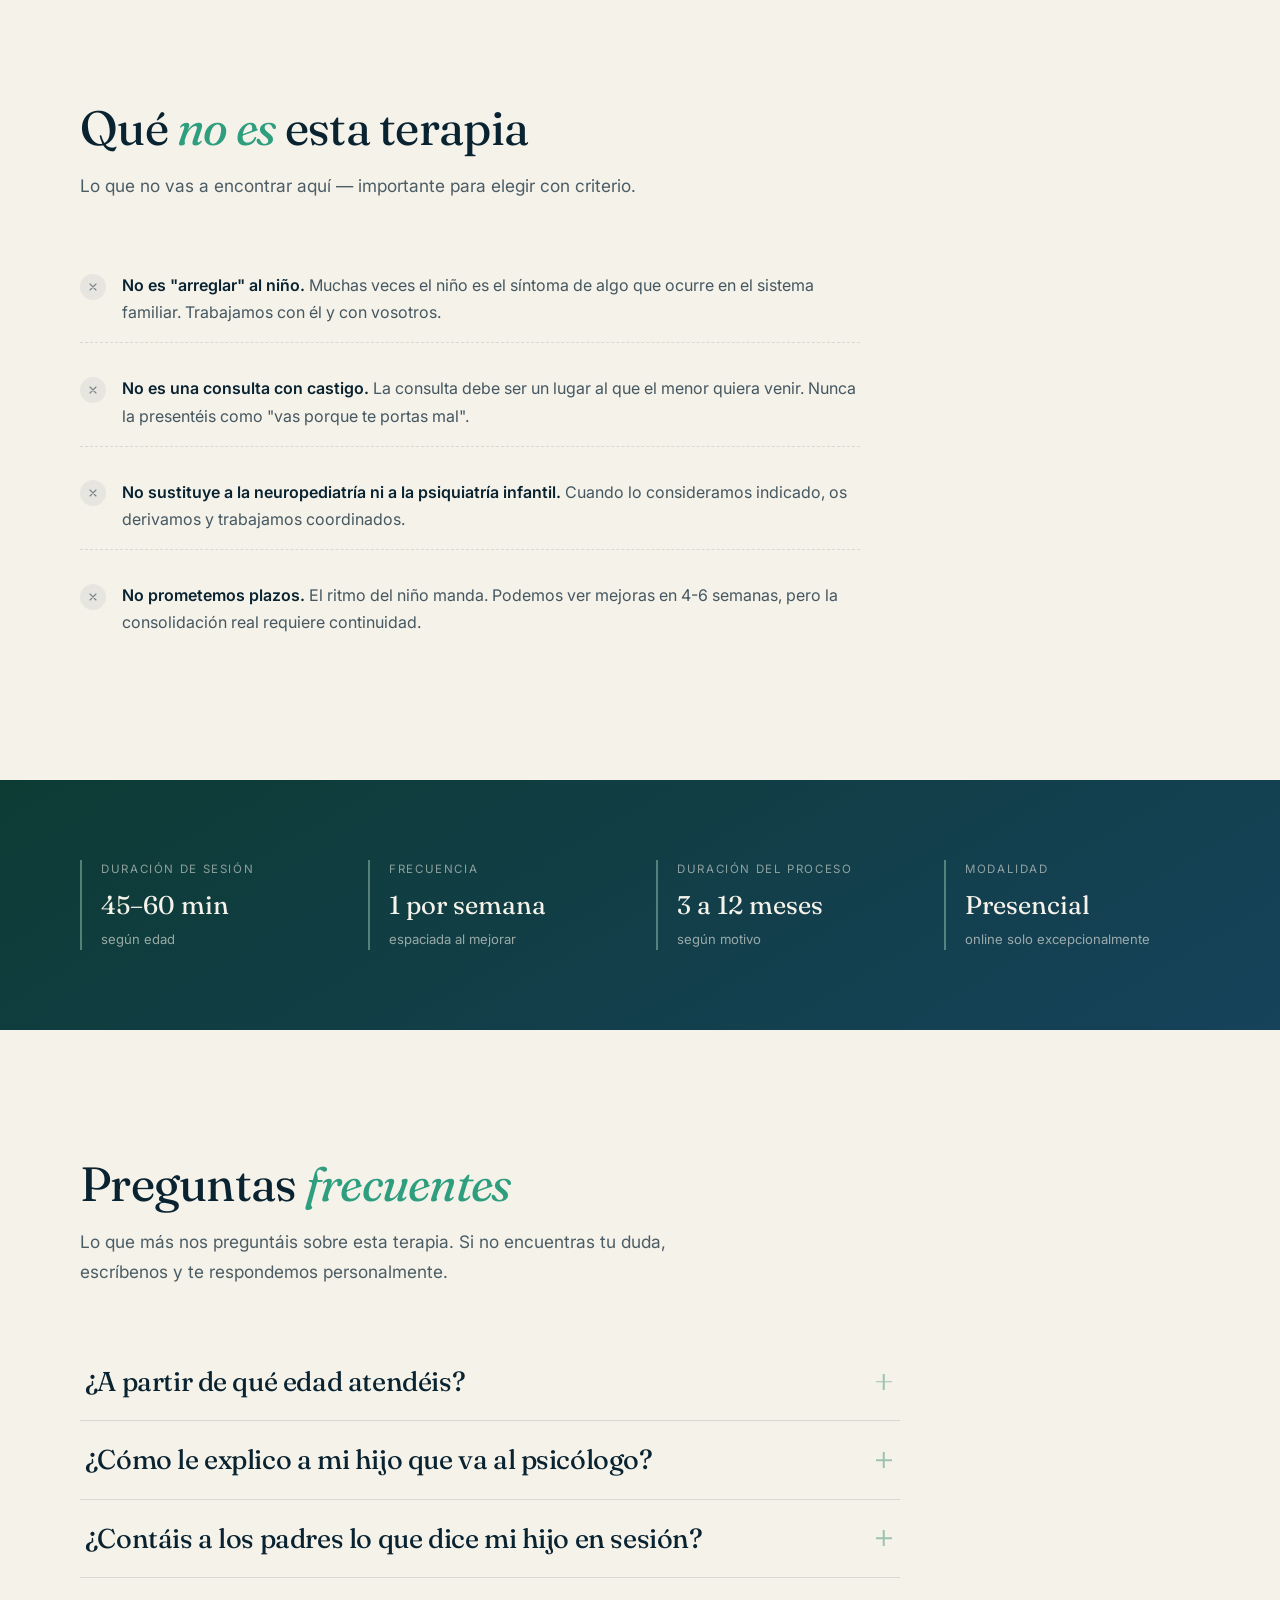
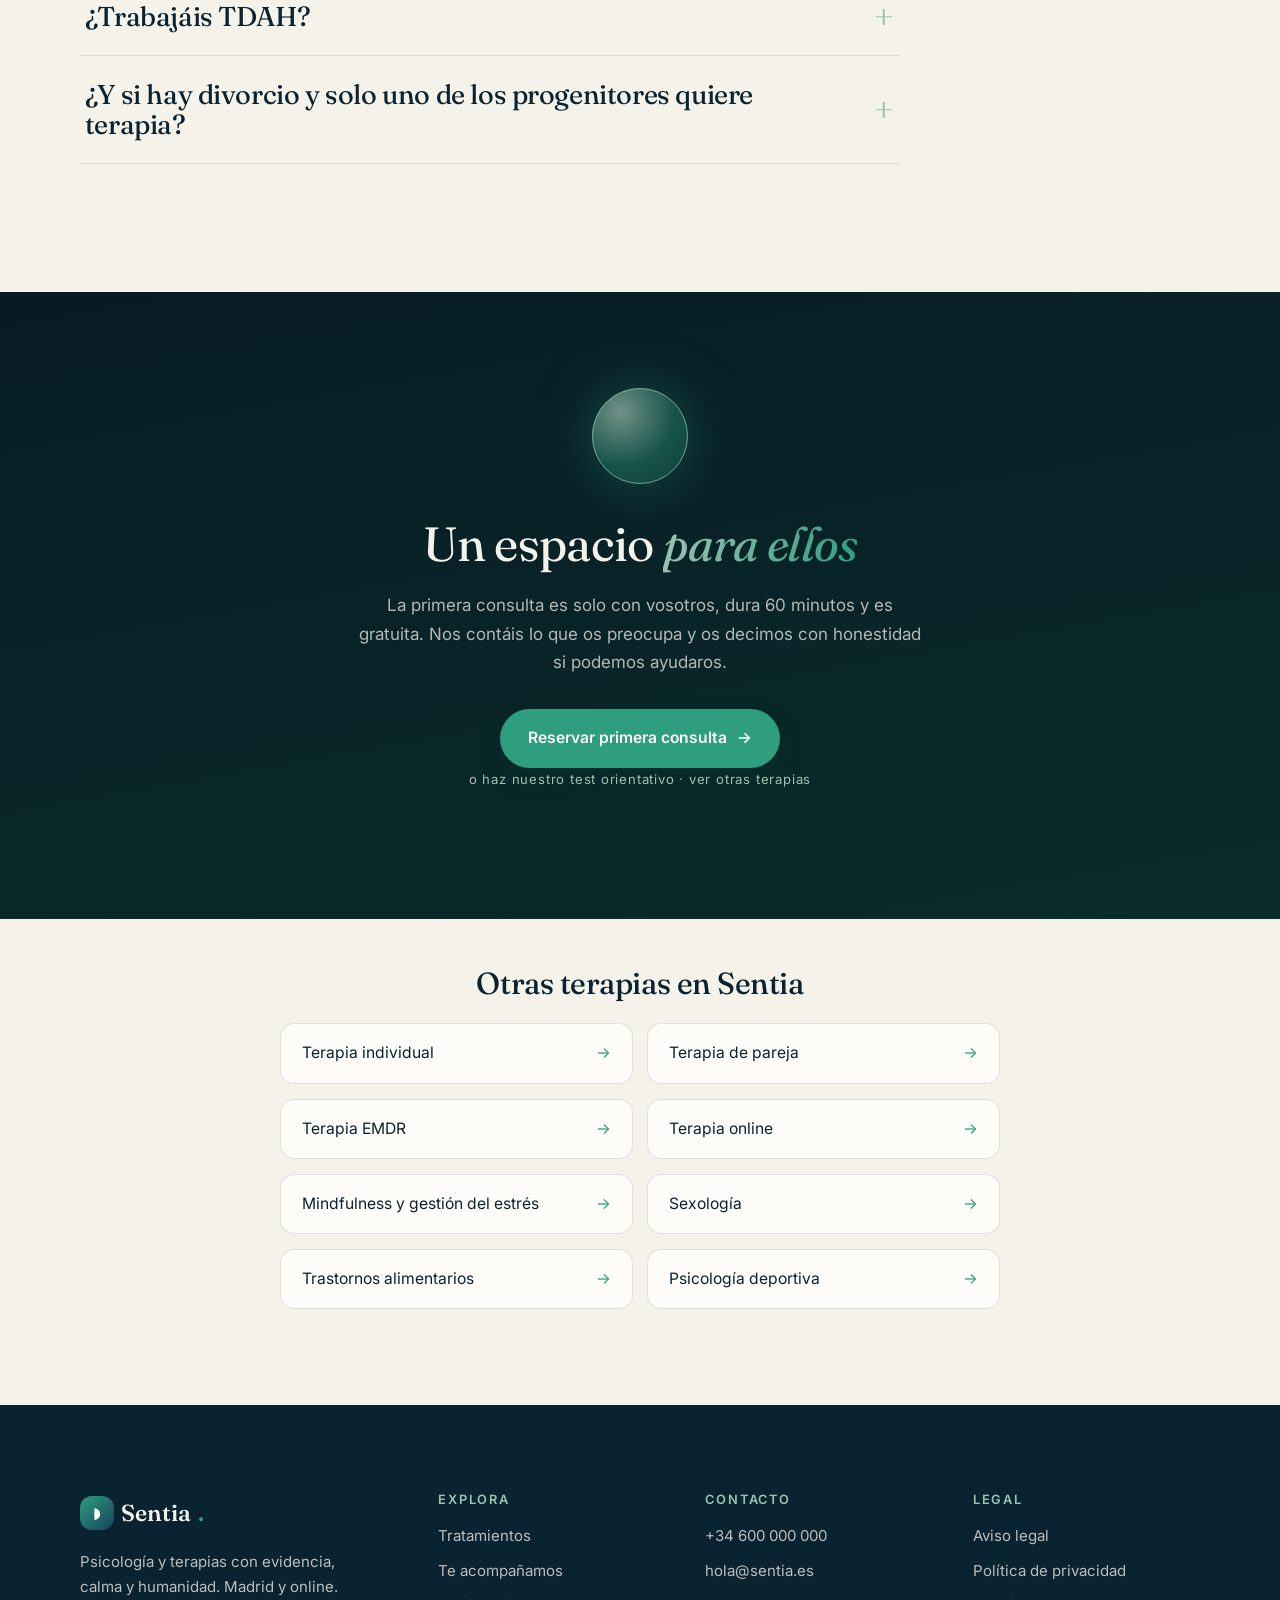
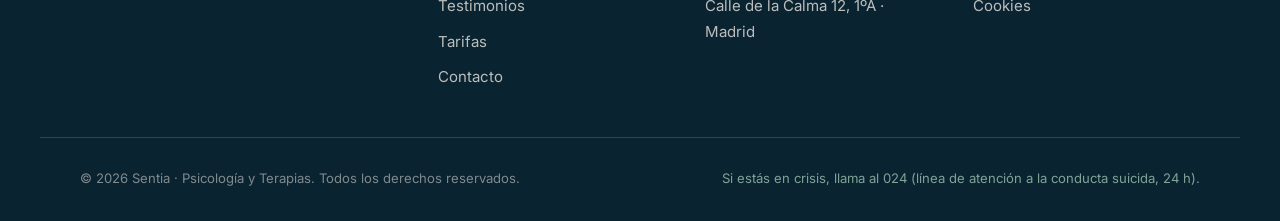
<file: terapias/infantil.html>
<!DOCTYPE html>
<html lang="es">
<head>
  <meta charset="UTF-8">
  <meta name="viewport" content="width=device-width, initial-scale=1.0">
  <title>Infantil y adolescente · Sentia</title>
  <link rel="icon" href="../assets/img/favicon.svg" type="image/svg+xml">
  <meta name="theme-color" content="#0a2331">
  <meta name="description" content="Acompañamiento a niños, adolescentes y sus familias. Un espacio donde puedan hablar de lo que les cuesta expresar en casa, con lenguaje y ritmo adaptados a su edad.">

  <link rel="preconnect" href="https://fonts.googleapis.com">
  <link rel="preconnect" href="https://fonts.gstatic.com" crossorigin>
  <link href="https://fonts.googleapis.com/css2?family=Fraunces:ital,opsz,wght@0,9..144,300..700;1,9..144,300..700&family=Inter:wght@400;500;600&display=swap" rel="stylesheet">

  <link rel="stylesheet" href="../styles.css?v=20260820">

  <script defer src="../lib/gsap.min.js"></script>
  <script defer src="../lib/ScrollTrigger.min.js"></script>
  <script defer src="../lib/manifest.js"></script>
  <script defer src="../main.js?v=20260722a"></script>
  <script defer src="../chat.js?v=20260820"></script>
</head>
<body>

  <a class="skip-link" href="#main">Saltar al contenido</a>

  <!-- ============ NAV (idéntico al home, rutas apuntando a ../) ============ -->
  <header class="nav" id="top">
    <div class="nav-inner">
      <a class="nav-logo" href="../index.html" aria-label="Sentia — inicio">
        <span class="nav-logo-mark" aria-hidden="true">◗</span>
        Sentia<em>.</em>
      </a>
      <nav class="nav-links" aria-label="Navegación principal">
        <div class="nav-item has-menu">
          <a href="../index.html#tratamientos" class="nav-trigger" aria-haspopup="true" aria-expanded="false">
            Tratamientos
            <svg class="nav-caret" viewBox="0 0 20 20" fill="none" stroke="currentColor" stroke-width="2" stroke-linecap="round" stroke-linejoin="round" aria-hidden="true"><path d="M5 8l5 5 5-5"/></svg>
          </a>
          <div class="nav-menu" role="menu">
            <div class="nav-menu-grid">
              <a role="menuitem" href="individual.html">
                <span class="nm-icon" aria-hidden="true"><svg viewBox="0 0 32 32" fill="none" stroke="currentColor" stroke-width="1.5" stroke-linecap="round" stroke-linejoin="round"><circle cx="16" cy="9" r="4.2"/><path d="M8 26c0-4.4 3.6-8 8-8s8 3.6 8 8"/><path d="M5 29h22"/></svg></span>
                <span class="nm-txt"><strong>Terapia individual</strong><small>Ansiedad, depresión, autoestima</small></span>
              </a>
              <a role="menuitem" href="pareja.html">
                <span class="nm-icon" aria-hidden="true"><svg viewBox="0 0 32 32" fill="none" stroke="currentColor" stroke-width="1.5" stroke-linecap="round" stroke-linejoin="round"><circle cx="12" cy="16" r="7.5"/><circle cx="20" cy="16" r="7.5"/></svg></span>
                <span class="nm-txt"><strong>Terapia de pareja</strong><small>Comunicación, conflictos, crisis</small></span>
              </a>
              <a role="menuitem" href="infantil.html">
                <span class="nm-icon" aria-hidden="true"><svg viewBox="0 0 32 32" fill="none" stroke="currentColor" stroke-width="1.5" stroke-linecap="round" stroke-linejoin="round"><path d="M16 28V13"/><path d="M16 17c-5 0-7-3-7-7 4 0 7 2.5 7 7z"/><path d="M16 14c4.4 0 6.2-2.6 6.2-6.2C18.4 7.8 16 10 16 14z"/></svg></span>
                <span class="nm-txt"><strong>Infantil y adolescente</strong><small>Emociones, conducta, familia</small></span>
              </a>
              <a role="menuitem" href="emdr.html">
                <span class="nm-icon" aria-hidden="true"><svg viewBox="0 0 32 32" fill="none" stroke="currentColor" stroke-width="1.5" stroke-linecap="round" stroke-linejoin="round"><path d="M3 16s5-7 13-7 13 7 13 7-5 7-13 7S3 16 3 16z"/><circle cx="16" cy="16" r="3.2"/></svg></span>
                <span class="nm-txt"><strong>EMDR</strong><small>Trauma y experiencias difíciles</small></span>
              </a>
              <a role="menuitem" href="online.html">
                <span class="nm-icon" aria-hidden="true"><svg viewBox="0 0 32 32" fill="none" stroke="currentColor" stroke-width="1.5" stroke-linecap="round" stroke-linejoin="round"><rect x="4" y="7" width="24" height="16" rx="2.5"/><path d="M12 27h8"/><path d="M13.5 15.5l5 2.5-5 2.5z"/></svg></span>
                <span class="nm-txt"><strong>Terapia online</strong><small>Desde donde estés</small></span>
              </a>
              <a role="menuitem" href="mindfulness.html">
                <span class="nm-icon" aria-hidden="true"><svg viewBox="0 0 32 32" fill="none" stroke="currentColor" stroke-width="1.5" stroke-linecap="round" stroke-linejoin="round"><circle cx="16" cy="16" r="3"/><path d="M9.5 22.5a9 9 0 010-13"/><path d="M22.5 9.5a9 9 0 010 13"/></svg></span>
                <span class="nm-txt"><strong>Mindfulness</strong><small>Estrés y gestión emocional</small></span>
              </a>
              <a role="menuitem" href="sexologia.html">
                <span class="nm-icon" aria-hidden="true"><svg viewBox="0 0 32 32" fill="none" stroke="currentColor" stroke-width="1.5" stroke-linecap="round" stroke-linejoin="round"><path d="M16 27S5 20 5 13.5A6 6 0 0116 10a6 6 0 0111 3.5C27 20 16 27 16 27z"/><path d="M10.5 16h3l2-3.2 2 6 2-2.8h2.5"/></svg></span>
                <span class="nm-txt"><strong>Sexología</strong><small>Deseo, dificultades, identidad</small></span>
              </a>
              <a role="menuitem" href="alimentacion.html">
                <span class="nm-icon" aria-hidden="true"><svg viewBox="0 0 32 32" fill="none" stroke="currentColor" stroke-width="1.5" stroke-linecap="round" stroke-linejoin="round"><circle cx="16" cy="16" r="11.5"/><path d="M16 22s-4.6-3-4.6-6.1A2.9 2.9 0 0116 14.3a2.9 2.9 0 014.6-.4c0 3.1-4.6 8.1-4.6 8.1z"/></svg></span>
                <span class="nm-txt"><strong>T. alimentarios</strong><small>Anorexia, bulimia, atracones</small></span>
              </a>
              <a role="menuitem" href="deportiva.html">
                <span class="nm-icon" aria-hidden="true"><svg viewBox="0 0 32 32" fill="none" stroke="currentColor" stroke-width="1.5" stroke-linecap="round" stroke-linejoin="round"><circle cx="16" cy="19" r="9.5"/><path d="M16 19v-5.5"/><path d="M12.5 4h7"/><path d="M16 4v5.5"/></svg></span>
                <span class="nm-txt"><strong>Deportiva</strong><small>Presión, lesión, motivación</small></span>
              </a>
            </div>
            <a class="nav-menu-foot" href="../index.html#tratamientos">Ver el resumen en la portada <span aria-hidden="true">→</span></a>
          </div>
        </div>
        <a href="../index.html#acompanamos">Te acompañamos</a>
        <a href="../index.html#testimonios">Testimonios</a>
        <a href="../index.html#tarifas">Tarifas</a>
        <a href="../index.html#contacto">Contacto</a>
      </nav>
      <a class="btn btn-nav" href="../index.html#contacto">Reservar consulta</a>
      <button class="nav-toggle" aria-label="Abrir menú" aria-expanded="false">
        <span></span><span></span>
      </button>
    </div>
  </header>

  <div class="mobile-menu" hidden>
    <details class="mm-group">
      <summary>Tratamientos<span class="mm-caret" aria-hidden="true">▾</span></summary>
      <div class="mm-sub">
        <a href="individual.html">Terapia individual</a>
        <a href="pareja.html">Terapia de pareja</a>
        <a href="infantil.html">Infantil y adolescente</a>
        <a href="emdr.html">EMDR</a>
        <a href="online.html">Terapia online</a>
        <a href="mindfulness.html">Mindfulness</a>
        <a href="sexologia.html">Sexología</a>
        <a href="alimentacion.html">Trastornos alimentarios</a>
        <a href="deportiva.html">Deportiva</a>
      </div>
    </details>
    <a href="../index.html#acompanamos">Te acompañamos</a>
    <a href="../index.html#testimonios">Testimonios</a>
    <a href="../index.html#tarifas">Tarifas</a>
    <a href="../index.html#contacto">Contacto</a>
    <a class="btn btn-solid" href="../index.html#contacto">Reservar consulta</a>
  </div>

  <main id="main">

    <!-- ============ HERO DE FICHA ============ -->
    <section class="thero">
      <div class="hero-field" aria-hidden="true">
        <span class="aurora aurora-1"></span>
        <span class="aurora aurora-2"></span>
        <span class="aurora aurora-3"></span>
      </div>
      <div class="hero-grain" aria-hidden="true"></div>

      <div class="thero-inner">
        <div class="thero-copy">
          <p class="thero-crumbs">
            <a href="../index.html">Sentia</a>
            <svg viewBox="0 0 24 24" fill="none" stroke="currentColor" stroke-width="2"><path d="M9 6l6 6-6 6"/></svg>
            <a href="../index.html#tratamientos">Tratamientos</a>
            <svg viewBox="0 0 24 24" fill="none" stroke="currentColor" stroke-width="2"><path d="M9 6l6 6-6 6"/></svg>
            <span>Infantil y adolescente</span>
          </p>
          <h1>Psicología <em>infantil y adolescente</em></h1>
          <p class="thero-lead">Acompañamiento a niños, adolescentes y sus familias. Un espacio donde puedan hablar de lo que les cuesta expresar en casa, con lenguaje y ritmo adaptados a su edad.</p>
          <div class="thero-cta">
            <a class="btn btn-solid magnetic" href="../index.html#contacto">Pedir primera consulta<span class="btn-arrow" aria-hidden="true">→</span></a>
            <a class="btn btn-ghost magnetic" href="#como-trabajamos">Cómo trabajamos</a>
          </div>
          <ul class="thero-badges">
            <li><svg viewBox="0 0 24 24" fill="none" stroke="currentColor" stroke-width="1.6" stroke-linecap="round" stroke-linejoin="round"><circle cx="12" cy="12" r="9"/><path d="M12 7v5l3 2"/></svg><span>45–60 min</span></li>
            <li><svg viewBox="0 0 24 24" fill="none" stroke="currentColor" stroke-width="1.6" stroke-linecap="round" stroke-linejoin="round"><path d="M12 21s-7-6-7-12a7 7 0 1114 0c0 6-7 12-7 12z"/><circle cx="12" cy="9" r="2.5"/></svg><span>Presencial</span></li>
            <li><svg viewBox="0 0 24 24" fill="none" stroke="currentColor" stroke-width="1.6" stroke-linecap="round" stroke-linejoin="round"><circle cx="9" cy="9" r="3.5"/><path d="M2.5 21c0-3.6 2.9-6.5 6.5-6.5s6.5 2.9 6.5 6.5"/><path d="M17 4a3.5 3.5 0 010 7M21.5 21c0-2.6-1.5-4.8-3.7-5.8"/></svg><span>6–18 años</span></li>
            <li><svg viewBox="0 0 24 24" fill="none" stroke="currentColor" stroke-width="1.6" stroke-linecap="round" stroke-linejoin="round"><path d="M12 3l8 3v6c0 4.5-3.4 8.4-8 9-4.6-.6-8-4.5-8-9V6l8-3z"/></svg><span>Con la familia</span></li>
          </ul>
        </div>

        <div class="thero-media">
          <figure>
            <img src="../assets/img/terapia-infantil.webp" alt="Dos adolescentes sentados de espaldas sobre un tronco frente a un lago en calma — imagen que evoca el acompañamiento en la adolescencia" width="900" height="1125" fetchpriority="high">
          </figure>
          <div class="thero-quote">
            En dos meses volvió a querer ir al colegio. Nos devolvieron a nuestro hijo.
            <small>Familia de Lucas, 9 años</small>
          </div>
        </div>
      </div>
    </section>

    <!-- ============ CUÁNDO PUEDE AYUDARTE ============ -->
    <section class="tsection tsignals">
      <div class="container">
        <div class="tsection-head reveal">
          <h2>Cuándo <em>traer a tu hijo</em></h2>
          <p class="tsection-lead">No hay que esperar a que la cosa sea grande. Los niños y adolescentes responden muy bien y muy rápido cuando la intervención llega a tiempo.</p>
        </div>
        <div class="tsignals-grid">
          <article class="tsignal reveal">
            <span class="tsignal-tick" aria-hidden="true"><svg viewBox="0 0 24 24" fill="none" stroke="currentColor" stroke-width="2.4" stroke-linecap="round" stroke-linejoin="round"><path d="M5 13l4 4 10-10"/></svg></span>
            <p>Cambios bruscos: dejó de dormir, comer o disfrutar de lo que le gustaba.</p>
          </article>
          <article class="tsignal reveal">
            <span class="tsignal-tick" aria-hidden="true"><svg viewBox="0 0 24 24" fill="none" stroke="currentColor" stroke-width="2.4" stroke-linecap="round" stroke-linejoin="round"><path d="M5 13l4 4 10-10"/></svg></span>
            <p>Miedos que no se van (a dormir solo, al colegio, a separarse de ti) más allá de la edad esperable.</p>
          </article>
          <article class="tsignal reveal">
            <span class="tsignal-tick" aria-hidden="true"><svg viewBox="0 0 24 24" fill="none" stroke="currentColor" stroke-width="2.4" stroke-linecap="round" stroke-linejoin="round"><path d="M5 13l4 4 10-10"/></svg></span>
            <p>Rabietas o conductas explosivas que os desbordan y no sabéis cómo manejar.</p>
          </article>
          <article class="tsignal reveal">
            <span class="tsignal-tick" aria-hidden="true"><svg viewBox="0 0 24 24" fill="none" stroke="currentColor" stroke-width="2.4" stroke-linecap="round" stroke-linejoin="round"><path d="M5 13l4 4 10-10"/></svg></span>
            <p>Está siendo víctima o testigo de acoso escolar.</p>
          </article>
          <article class="tsignal reveal">
            <span class="tsignal-tick" aria-hidden="true"><svg viewBox="0 0 24 24" fill="none" stroke="currentColor" stroke-width="2.4" stroke-linecap="round" stroke-linejoin="round"><path d="M5 13l4 4 10-10"/></svg></span>
            <p>Sospechas de TDAH, dificultades de aprendizaje o problemas en el rendimiento escolar.</p>
          </article>
          <article class="tsignal reveal">
            <span class="tsignal-tick" aria-hidden="true"><svg viewBox="0 0 24 24" fill="none" stroke="currentColor" stroke-width="2.4" stroke-linecap="round" stroke-linejoin="round"><path d="M5 13l4 4 10-10"/></svg></span>
            <p>Ha vivido algo difícil — separación, pérdida, mudanza — y no acaba de recomponerse.</p>
          </article>
          <article class="tsignal reveal">
            <span class="tsignal-tick" aria-hidden="true"><svg viewBox="0 0 24 24" fill="none" stroke="currentColor" stroke-width="2.4" stroke-linecap="round" stroke-linejoin="round"><path d="M5 13l4 4 10-10"/></svg></span>
            <p>Adolescente que se aísla, se automedica, se hace daño o expresa ideas de no querer vivir.</p>
          </article>
        </div>
      </div>
    </section>

    <!-- ============ CÓMO TRABAJAMOS ============ -->
    <section class="tsection tprocess" id="como-trabajamos">
      <div class="container">
        <div class="tsection-head reveal">
          <h2>Cómo trabajamos, <em>paso a paso</em></h2>
          <p class="tsection-lead">El niño o adolescente es siempre el centro. Y la familia es siempre parte del proceso — no puede ser de otra forma.</p>
        </div>
        <div class="tsteps">
          <article class="tstep reveal">
            <span class="tstep-icon" aria-hidden="true"><svg viewBox="0 0 32 32" fill="none" stroke="currentColor" stroke-width="1.6" stroke-linecap="round" stroke-linejoin="round"><circle cx="16" cy="9" r="3"/><circle cx="8" cy="12" r="2.5"/><circle cx="24" cy="12" r="2.5"/><path d="M9 27c0-3.5 3-6.5 7-6.5s7 3 7 6.5"/><path d="M3 25c.5-2.5 2.5-4.3 5-4.7M29 25c-.5-2.5-2.5-4.3-5-4.7"/></svg></span>
            <h3>Entrevista con la familia</h3>
            <p>Primera sesión sin el menor. Nos contáis qué preocupa, cuándo empezó y qué habéis probado. Recogemos historia familiar y escolar.</p>
          </article>
          <article class="tstep reveal">
            <span class="tstep-icon" aria-hidden="true"><svg viewBox="0 0 32 32" fill="none" stroke="currentColor" stroke-width="1.6" stroke-linecap="round" stroke-linejoin="round"><rect x="4" y="10" width="24" height="14" rx="4"/><circle cx="11" cy="17" r="1.4"/><circle cx="21" cy="17" r="1.4"/><path d="M14 15h4"/></svg></span>
            <h3>Evaluación del menor</h3>
            <p>2 o 3 sesiones para conocerle. Con niños usamos juego y dibujo; con adolescentes, conversación adaptada. Aplicamos pruebas si hace falta.</p>
          </article>
          <article class="tstep reveal">
            <span class="tstep-icon" aria-hidden="true"><svg viewBox="0 0 32 32" fill="none" stroke="currentColor" stroke-width="1.6" stroke-linecap="round" stroke-linejoin="round"><path d="M7 6h14l3 3v17H7z"/><path d="M11 13h10M11 17h10M11 21h6"/></svg></span>
            <h3>Devolución y plan</h3>
            <p>Sesión con la familia (y con el adolescente si lo desea) para explicar qué vemos, en qué consistirá el trabajo y cómo podéis acompañar desde casa.</p>
          </article>
          <article class="tstep reveal">
            <span class="tstep-icon" aria-hidden="true"><svg viewBox="0 0 32 32" fill="none" stroke="currentColor" stroke-width="1.6" stroke-linecap="round" stroke-linejoin="round"><circle cx="16" cy="16" r="10"/><path d="M16 8v8l5 3"/></svg></span>
            <h3>Terapia y coordinación</h3>
            <p>Sesiones con el menor + coordinación con la familia cada 4-6 semanas. Si es útil, coordinamos también con el colegio, siempre con vuestro permiso.</p>
          </article>
        </div>
      </div>
    </section>

    <!-- ============ EN QUÉ CONSISTE ============ -->
    <section class="tsection tsession">
      <div class="container tsession-grid">
        <figure class="reveal">
          <img src="../assets/img/hero.webp" alt="Butaca verde en un rincón acogedor con plantas y libros" loading="lazy">
        </figure>
        <div class="tsession-copy reveal">
          <h2>En qué consiste <em>una sesión</em></h2>
          <p>Con niños de 6 a 11 años, sesiones de 45 minutos con juego terapéutico, dibujo y actividades diseñadas para que puedan hablar de lo que sienten sin necesidad de nombrarlo como un adulto.</p>
          <p>Con adolescentes, sesiones de 50-60 minutos parecidas a una conversación entre iguales — con respeto absoluto a su intimidad. Su terapia es suya: lo que nos cuenta no vuelve a los padres salvo que haya riesgo real o él lo autorice.</p>
          <span class="tsession-pill"><svg viewBox="0 0 24 24" fill="none" stroke="currentColor" stroke-width="1.6" stroke-linecap="round" stroke-linejoin="round"><path d="M12 3l8 3v6c0 4.5-3.4 8.4-8 9-4.6-.6-8-4.5-8-9V6l8-3z"/></svg><span>La confidencialidad del adolescente es sagrada. Los padres reciben información del proceso, no del contenido de las sesiones.</span></span>
        </div>
      </div>
    </section>

    <!-- ============ QUÉ NO ES ============ -->
    <section class="tsection tnot">
      <div class="container">
        <div class="tsection-head reveal">
          <h2>Qué <em>no es</em> esta terapia</h2>
          <p class="tsection-lead">Lo que no vas a encontrar aquí — importante para elegir con criterio.</p>
        </div>
        <div class="tnot-grid">
          <div class="tnot-item reveal">
            <span class="tnot-x" aria-hidden="true"><svg viewBox="0 0 24 24" fill="none" stroke="currentColor" stroke-width="2.2" stroke-linecap="round"><path d="M6 6l12 12M18 6L6 18"/></svg></span>
            <p><strong>No es "arreglar" al niño.</strong> Muchas veces el niño es el síntoma de algo que ocurre en el sistema familiar. Trabajamos con él y con vosotros.</p>
          </div>
          <div class="tnot-item reveal">
            <span class="tnot-x" aria-hidden="true"><svg viewBox="0 0 24 24" fill="none" stroke="currentColor" stroke-width="2.2" stroke-linecap="round"><path d="M6 6l12 12M18 6L6 18"/></svg></span>
            <p><strong>No es una consulta con castigo.</strong> La consulta debe ser un lugar al que el menor quiera venir. Nunca la presentéis como "vas porque te portas mal".</p>
          </div>
          <div class="tnot-item reveal">
            <span class="tnot-x" aria-hidden="true"><svg viewBox="0 0 24 24" fill="none" stroke="currentColor" stroke-width="2.2" stroke-linecap="round"><path d="M6 6l12 12M18 6L6 18"/></svg></span>
            <p><strong>No sustituye a la neuropediatría ni a la psiquiatría infantil.</strong> Cuando lo consideramos indicado, os derivamos y trabajamos coordinados.</p>
          </div>
          <div class="tnot-item reveal">
            <span class="tnot-x" aria-hidden="true"><svg viewBox="0 0 24 24" fill="none" stroke="currentColor" stroke-width="2.2" stroke-linecap="round"><path d="M6 6l12 12M18 6L6 18"/></svg></span>
            <p><strong>No prometemos plazos.</strong> El ritmo del niño manda. Podemos ver mejoras en 4-6 semanas, pero la consolidación real requiere continuidad.</p>
          </div>
        </div>
      </div>
    </section>

    <!-- ============ DATOS PRÁCTICOS ============ -->
    <section class="tfacts">
      <div class="container">
        <div class="tfacts-grid">
          <div class="tfact reveal">
            <span class="tfact-label">Duración de sesión</span>
            <span class="tfact-value">45–60 min</span>
            <small>según edad</small>
          </div>
          <div class="tfact reveal">
            <span class="tfact-label">Frecuencia</span>
            <span class="tfact-value">1 por semana</span>
            <small>espaciada al mejorar</small>
          </div>
          <div class="tfact reveal">
            <span class="tfact-label">Duración del proceso</span>
            <span class="tfact-value">3 a 12 meses</span>
            <small>según motivo</small>
          </div>
          <div class="tfact reveal">
            <span class="tfact-label">Modalidad</span>
            <span class="tfact-value">Presencial</span>
            <small>online solo excepcionalmente</small>
          </div>
        </div>
      </div>
    </section>

    <!-- ============ FAQ ============ -->
    <section class="tsection tfaq">
      <div class="container">
        <div class="tsection-head reveal">
          <h2>Preguntas <em>frecuentes</em></h2>
          <p class="tsection-lead">Lo que más nos preguntáis sobre esta terapia. Si no encuentras tu duda, escríbenos y te respondemos personalmente.</p>
        </div>
        <div class="accordion" role="list">
          <details class="acc-item">
            <summary><h3>¿A partir de qué edad atendéis?</h3><span class="acc-plus" aria-hidden="true"></span></summary>
            <div class="acc-body"><p>Desde los 6 años en terapia individual. Con menores de 6 trabajamos sobre todo con los padres (orientación en crianza) y derivamos si es necesario.</p></div>
          </details>
          <details class="acc-item">
            <summary><h3>¿Cómo le explico a mi hijo que va al psicólogo?</h3><span class="acc-plus" aria-hidden="true"></span></summary>
            <div class="acc-body"><p>Con naturalidad y sin dramatismo. Algo como "vamos a hablar con alguien que ayuda a los niños a entender cosas que a veces se lían por dentro" funciona muy bien. En la primera sesión te damos pautas si lo necesitas.</p></div>
          </details>
          <details class="acc-item">
            <summary><h3>¿Contáis a los padres lo que dice mi hijo en sesión?</h3><span class="acc-plus" aria-hidden="true"></span></summary>
            <div class="acc-body"><p>Con niños pequeños hay comunicación fluida con vosotros. Con adolescentes, protegemos su intimidad: os informamos del proceso pero no del contenido, salvo riesgo grave. Es la única forma de que confíe.</p></div>
          </details>
          <details class="acc-item">
            <summary><h3>¿Trabajáis TDAH?</h3><span class="acc-plus" aria-hidden="true"></span></summary>
            <div class="acc-body"><p>Sí, hacemos evaluación completa (pruebas específicas), pautas para casa y colegio, y coordinación con neuropediatría si es preciso. No prescribimos medicación.</p></div>
          </details>
          <details class="acc-item">
            <summary><h3>¿Y si hay divorcio y solo uno de los progenitores quiere terapia?</h3><span class="acc-plus" aria-hidden="true"></span></summary>
            <div class="acc-body"><p>En custodia compartida se necesita el consentimiento de ambos. Os ayudamos a mediarlo si hace falta.</p></div>
          </details>
        </div>
      </div>
    </section>

    <!-- ============ CTA FINAL ============ -->
    <section class="tcta">
      <div class="container">
        <div class="tcta-orb" aria-hidden="true"></div>
        <h2>Un espacio <em>para ellos</em></h2>
        <p>La primera consulta es solo con vosotros, dura 60 minutos y es gratuita. Nos contáis lo que os preocupa y os decimos con honestidad si podemos ayudaros.</p>
        <a class="btn btn-solid magnetic" href="../index.html#contacto">Reservar primera consulta<span class="btn-arrow" aria-hidden="true">→</span></a>
        <p class="tcta-links">o <a href="../index.html#test">haz nuestro test orientativo</a> · <a href="../index.html#tratamientos">ver otras terapias</a></p>
      </div>
    </section>

    <!-- ============ OTRAS TERAPIAS ============ -->
    <section class="tother">
      <div class="container">
        <div class="tsection-head" style="text-align:center; margin: 0 auto 1.5rem;">
          <h2 style="font-size: clamp(1.4rem, 2.4vw, 1.9rem); margin-bottom: 0.4rem;">Otras terapias en Sentia</h2>
        </div>
        <div class="tother-list">
          <a href="individual.html">Terapia individual <span aria-hidden="true">→</span></a>
          <a href="pareja.html">Terapia de pareja <span aria-hidden="true">→</span></a>
          <a href="emdr.html">Terapia EMDR <span aria-hidden="true">→</span></a>
          <a href="online.html">Terapia online <span aria-hidden="true">→</span></a>
          <a href="mindfulness.html">Mindfulness y gestión del estrés <span aria-hidden="true">→</span></a>
          <a href="sexologia.html">Sexología <span aria-hidden="true">→</span></a>
          <a href="alimentacion.html">Trastornos alimentarios <span aria-hidden="true">→</span></a>
          <a href="deportiva.html">Psicología deportiva <span aria-hidden="true">→</span></a>
        </div>
      </div>
    </section>

  </main>

  <!-- ============ FOOTER (idéntico al home) ============ -->
  <footer class="footer">
    <div class="container footer-grid">
      <div class="footer-brand">
        <a class="nav-logo footer-logo" href="../index.html"><span class="nav-logo-mark" aria-hidden="true">◗</span>Sentia<em>.</em></a>
        <p>Psicología y terapias con evidencia, calma y humanidad. Madrid y online.</p>
      </div>
      <nav class="footer-col" aria-label="Enlaces del sitio">
        <h4>Explora</h4>
        <a href="../index.html#tratamientos">Tratamientos</a>
        <a href="../index.html#acompanamos">Te acompañamos</a>
        <a href="../index.html#testimonios">Testimonios</a>
        <a href="../index.html#tarifas">Tarifas</a>
        <a href="../index.html#contacto">Contacto</a>
      </nav>
      <div class="footer-col">
        <h4>Contacto</h4>
        <a href="tel:+34600000000">+34 600 000 000</a>
        <a href="mailto:hola@sentia.es">hola@sentia.es</a>
        <p>Calle de la Calma 12, 1ºA · Madrid</p>
      </div>
      <div class="footer-col">
        <h4>Legal</h4>
        <a href="../legal/aviso-legal.html">Aviso legal</a>
        <a href="../legal/privacidad.html">Política de privacidad</a>
        <a href="../legal/cookies.html">Cookies</a>
      </div>
    </div>
    <div class="container footer-bottom">
      <p>© 2026 Sentia · Psicología y Terapias. Todos los derechos reservados.</p>
      <p class="footer-note">Si estás en crisis, llama al 024 (línea de atención a la conducta suicida, 24 h).</p>
    </div>
  </footer>

</body>
</html>
</file>
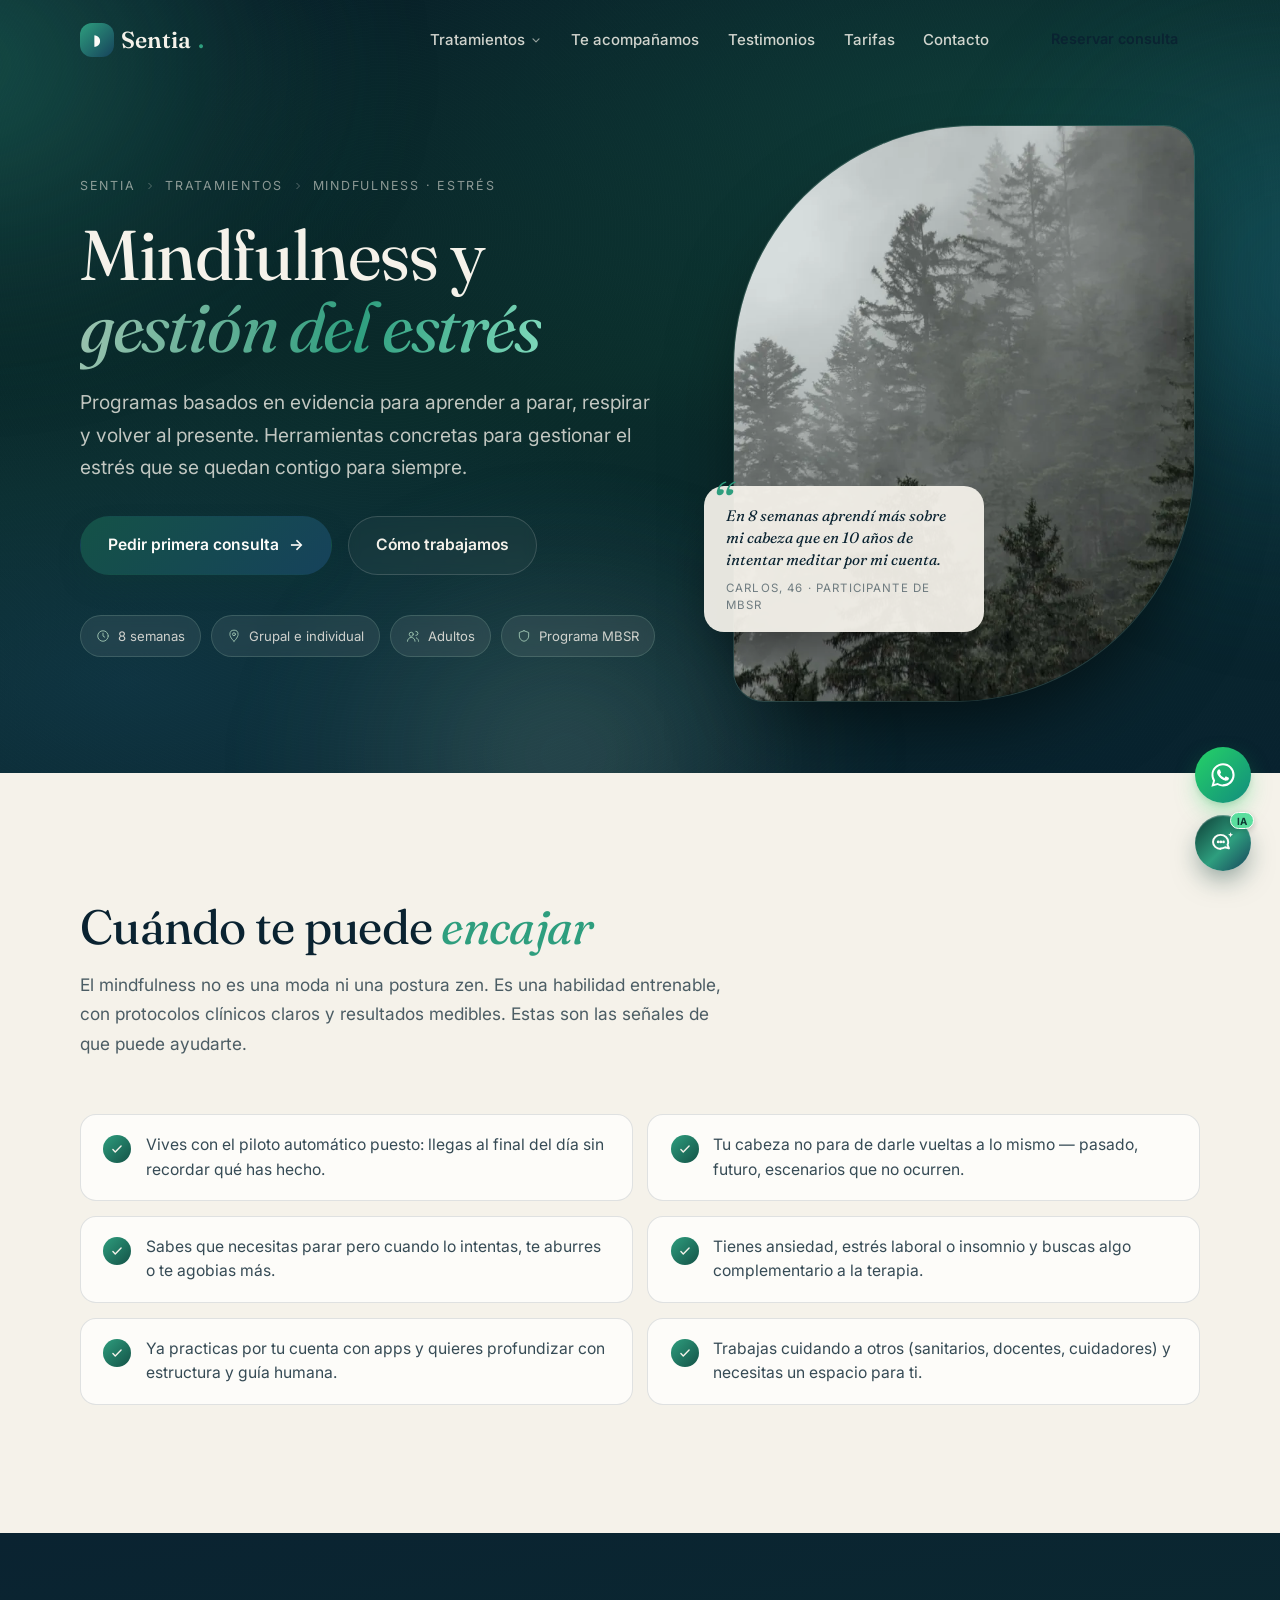
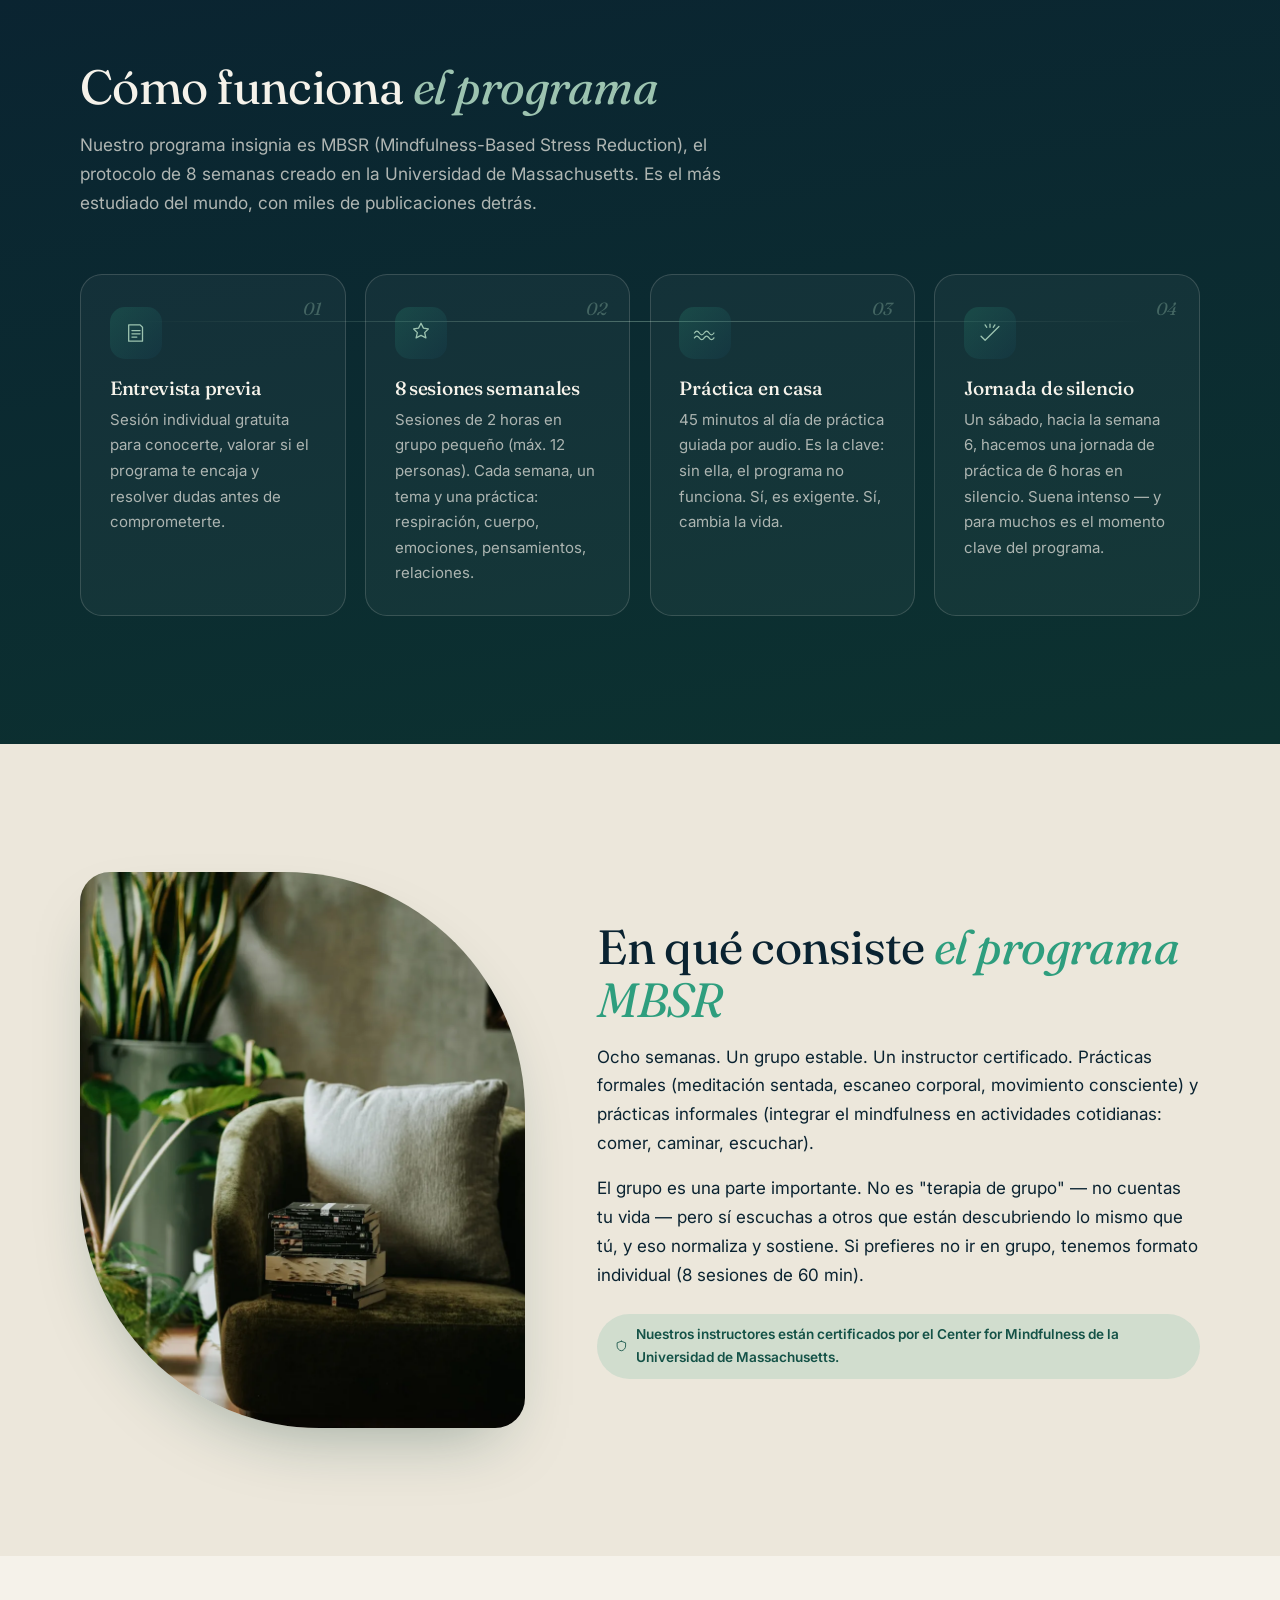
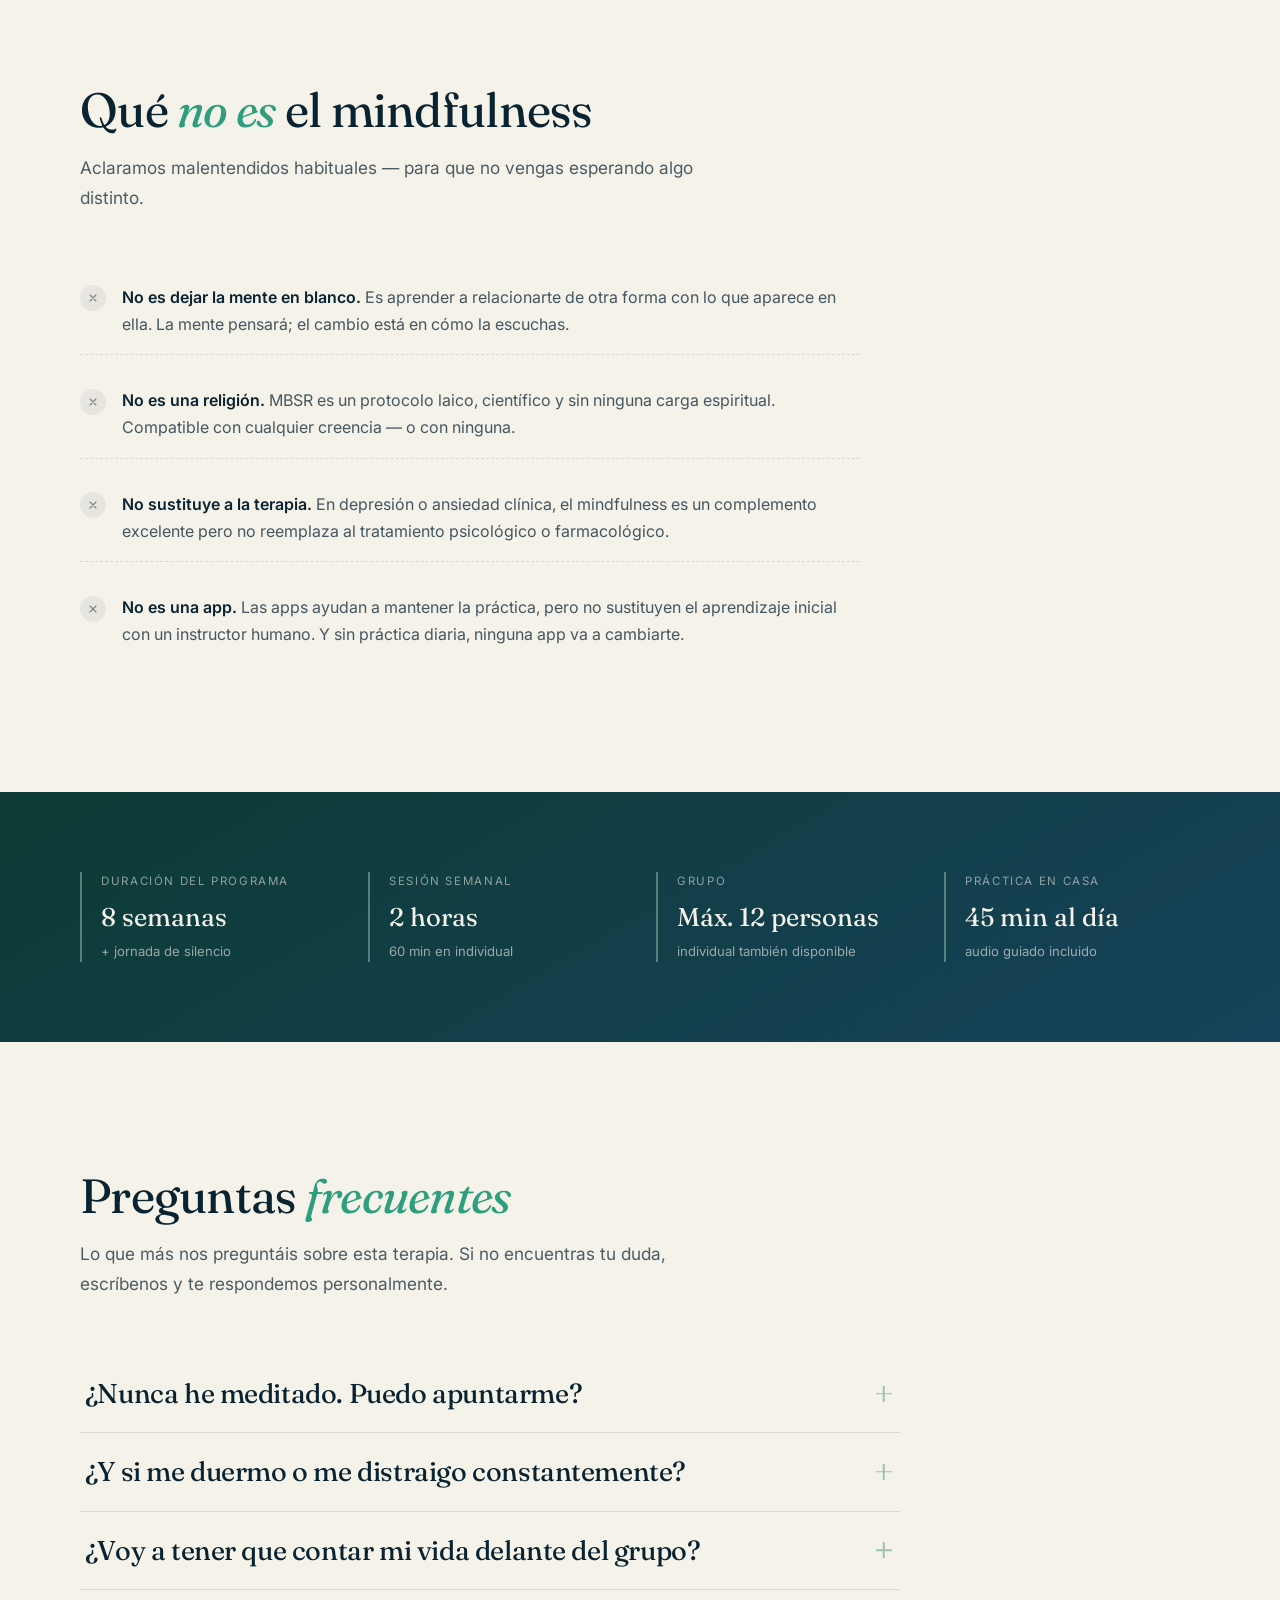
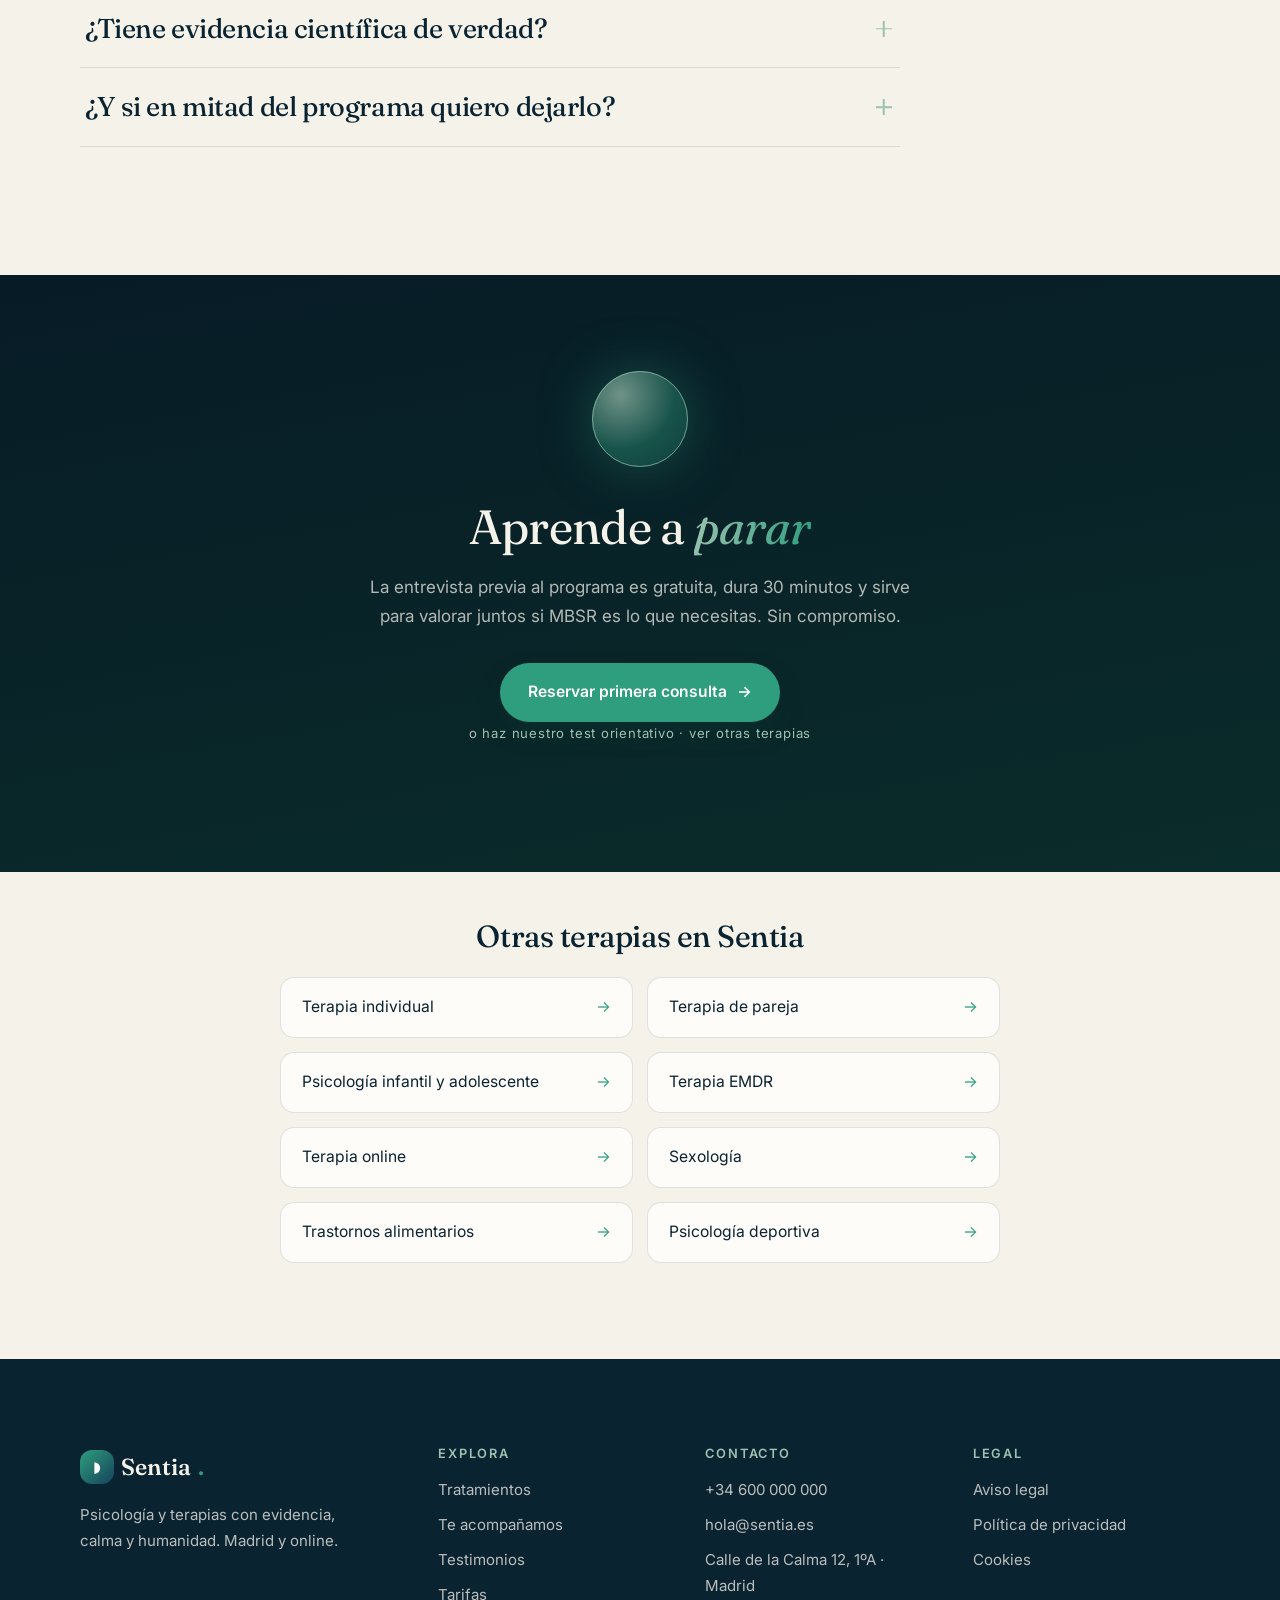
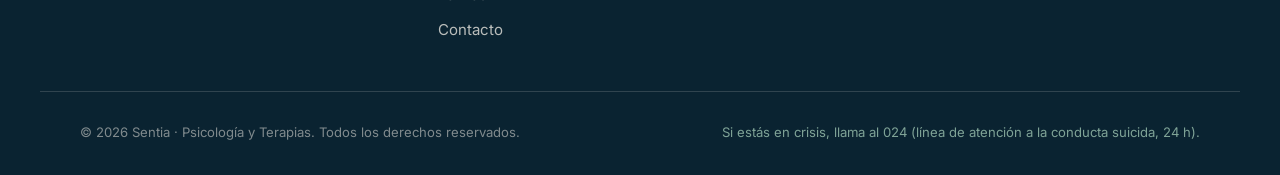
<file: terapias/mindfulness.html>
<!DOCTYPE html>
<html lang="es">
<head>
  <meta charset="UTF-8">
  <meta name="viewport" content="width=device-width, initial-scale=1.0">
  <title>Mindfulness · Estrés · Sentia</title>
  <link rel="icon" href="../assets/img/favicon.svg" type="image/svg+xml">
  <meta name="theme-color" content="#0a2331">
  <meta name="description" content="Programas basados en evidencia para aprender a parar, respirar y volver al presente. Herramientas concretas para gestionar el estrés que se quedan contigo para siempre.">

  <link rel="preconnect" href="https://fonts.googleapis.com">
  <link rel="preconnect" href="https://fonts.gstatic.com" crossorigin>
  <link href="https://fonts.googleapis.com/css2?family=Fraunces:ital,opsz,wght@0,9..144,300..700;1,9..144,300..700&family=Inter:wght@400;500;600&display=swap" rel="stylesheet">

  <link rel="stylesheet" href="../styles.css?v=20260820">

  <script defer src="../lib/gsap.min.js"></script>
  <script defer src="../lib/ScrollTrigger.min.js"></script>
  <script defer src="../lib/manifest.js"></script>
  <script defer src="../main.js?v=20260722a"></script>
  <script defer src="../chat.js?v=20260820"></script>
</head>
<body>

  <a class="skip-link" href="#main">Saltar al contenido</a>

  <!-- ============ NAV (idéntico al home, rutas apuntando a ../) ============ -->
  <header class="nav" id="top">
    <div class="nav-inner">
      <a class="nav-logo" href="../index.html" aria-label="Sentia — inicio">
        <span class="nav-logo-mark" aria-hidden="true">◗</span>
        Sentia<em>.</em>
      </a>
      <nav class="nav-links" aria-label="Navegación principal">
        <div class="nav-item has-menu">
          <a href="../index.html#tratamientos" class="nav-trigger" aria-haspopup="true" aria-expanded="false">
            Tratamientos
            <svg class="nav-caret" viewBox="0 0 20 20" fill="none" stroke="currentColor" stroke-width="2" stroke-linecap="round" stroke-linejoin="round" aria-hidden="true"><path d="M5 8l5 5 5-5"/></svg>
          </a>
          <div class="nav-menu" role="menu">
            <div class="nav-menu-grid">
              <a role="menuitem" href="individual.html">
                <span class="nm-icon" aria-hidden="true"><svg viewBox="0 0 32 32" fill="none" stroke="currentColor" stroke-width="1.5" stroke-linecap="round" stroke-linejoin="round"><circle cx="16" cy="9" r="4.2"/><path d="M8 26c0-4.4 3.6-8 8-8s8 3.6 8 8"/><path d="M5 29h22"/></svg></span>
                <span class="nm-txt"><strong>Terapia individual</strong><small>Ansiedad, depresión, autoestima</small></span>
              </a>
              <a role="menuitem" href="pareja.html">
                <span class="nm-icon" aria-hidden="true"><svg viewBox="0 0 32 32" fill="none" stroke="currentColor" stroke-width="1.5" stroke-linecap="round" stroke-linejoin="round"><circle cx="12" cy="16" r="7.5"/><circle cx="20" cy="16" r="7.5"/></svg></span>
                <span class="nm-txt"><strong>Terapia de pareja</strong><small>Comunicación, conflictos, crisis</small></span>
              </a>
              <a role="menuitem" href="infantil.html">
                <span class="nm-icon" aria-hidden="true"><svg viewBox="0 0 32 32" fill="none" stroke="currentColor" stroke-width="1.5" stroke-linecap="round" stroke-linejoin="round"><path d="M16 28V13"/><path d="M16 17c-5 0-7-3-7-7 4 0 7 2.5 7 7z"/><path d="M16 14c4.4 0 6.2-2.6 6.2-6.2C18.4 7.8 16 10 16 14z"/></svg></span>
                <span class="nm-txt"><strong>Infantil y adolescente</strong><small>Emociones, conducta, familia</small></span>
              </a>
              <a role="menuitem" href="emdr.html">
                <span class="nm-icon" aria-hidden="true"><svg viewBox="0 0 32 32" fill="none" stroke="currentColor" stroke-width="1.5" stroke-linecap="round" stroke-linejoin="round"><path d="M3 16s5-7 13-7 13 7 13 7-5 7-13 7S3 16 3 16z"/><circle cx="16" cy="16" r="3.2"/></svg></span>
                <span class="nm-txt"><strong>EMDR</strong><small>Trauma y experiencias difíciles</small></span>
              </a>
              <a role="menuitem" href="online.html">
                <span class="nm-icon" aria-hidden="true"><svg viewBox="0 0 32 32" fill="none" stroke="currentColor" stroke-width="1.5" stroke-linecap="round" stroke-linejoin="round"><rect x="4" y="7" width="24" height="16" rx="2.5"/><path d="M12 27h8"/><path d="M13.5 15.5l5 2.5-5 2.5z"/></svg></span>
                <span class="nm-txt"><strong>Terapia online</strong><small>Desde donde estés</small></span>
              </a>
              <a role="menuitem" href="mindfulness.html">
                <span class="nm-icon" aria-hidden="true"><svg viewBox="0 0 32 32" fill="none" stroke="currentColor" stroke-width="1.5" stroke-linecap="round" stroke-linejoin="round"><circle cx="16" cy="16" r="3"/><path d="M9.5 22.5a9 9 0 010-13"/><path d="M22.5 9.5a9 9 0 010 13"/></svg></span>
                <span class="nm-txt"><strong>Mindfulness</strong><small>Estrés y gestión emocional</small></span>
              </a>
              <a role="menuitem" href="sexologia.html">
                <span class="nm-icon" aria-hidden="true"><svg viewBox="0 0 32 32" fill="none" stroke="currentColor" stroke-width="1.5" stroke-linecap="round" stroke-linejoin="round"><path d="M16 27S5 20 5 13.5A6 6 0 0116 10a6 6 0 0111 3.5C27 20 16 27 16 27z"/><path d="M10.5 16h3l2-3.2 2 6 2-2.8h2.5"/></svg></span>
                <span class="nm-txt"><strong>Sexología</strong><small>Deseo, dificultades, identidad</small></span>
              </a>
              <a role="menuitem" href="alimentacion.html">
                <span class="nm-icon" aria-hidden="true"><svg viewBox="0 0 32 32" fill="none" stroke="currentColor" stroke-width="1.5" stroke-linecap="round" stroke-linejoin="round"><circle cx="16" cy="16" r="11.5"/><path d="M16 22s-4.6-3-4.6-6.1A2.9 2.9 0 0116 14.3a2.9 2.9 0 014.6-.4c0 3.1-4.6 8.1-4.6 8.1z"/></svg></span>
                <span class="nm-txt"><strong>T. alimentarios</strong><small>Anorexia, bulimia, atracones</small></span>
              </a>
              <a role="menuitem" href="deportiva.html">
                <span class="nm-icon" aria-hidden="true"><svg viewBox="0 0 32 32" fill="none" stroke="currentColor" stroke-width="1.5" stroke-linecap="round" stroke-linejoin="round"><circle cx="16" cy="19" r="9.5"/><path d="M16 19v-5.5"/><path d="M12.5 4h7"/><path d="M16 4v5.5"/></svg></span>
                <span class="nm-txt"><strong>Deportiva</strong><small>Presión, lesión, motivación</small></span>
              </a>
            </div>
            <a class="nav-menu-foot" href="../index.html#tratamientos">Ver el resumen en la portada <span aria-hidden="true">→</span></a>
          </div>
        </div>
        <a href="../index.html#acompanamos">Te acompañamos</a>
        <a href="../index.html#testimonios">Testimonios</a>
        <a href="../index.html#tarifas">Tarifas</a>
        <a href="../index.html#contacto">Contacto</a>
      </nav>
      <a class="btn btn-nav" href="../index.html#contacto">Reservar consulta</a>
      <button class="nav-toggle" aria-label="Abrir menú" aria-expanded="false">
        <span></span><span></span>
      </button>
    </div>
  </header>

  <div class="mobile-menu" hidden>
    <details class="mm-group">
      <summary>Tratamientos<span class="mm-caret" aria-hidden="true">▾</span></summary>
      <div class="mm-sub">
        <a href="individual.html">Terapia individual</a>
        <a href="pareja.html">Terapia de pareja</a>
        <a href="infantil.html">Infantil y adolescente</a>
        <a href="emdr.html">EMDR</a>
        <a href="online.html">Terapia online</a>
        <a href="mindfulness.html">Mindfulness</a>
        <a href="sexologia.html">Sexología</a>
        <a href="alimentacion.html">Trastornos alimentarios</a>
        <a href="deportiva.html">Deportiva</a>
      </div>
    </details>
    <a href="../index.html#acompanamos">Te acompañamos</a>
    <a href="../index.html#testimonios">Testimonios</a>
    <a href="../index.html#tarifas">Tarifas</a>
    <a href="../index.html#contacto">Contacto</a>
    <a class="btn btn-solid" href="../index.html#contacto">Reservar consulta</a>
  </div>

  <main id="main">

    <!-- ============ HERO DE FICHA ============ -->
    <section class="thero">
      <div class="hero-field" aria-hidden="true">
        <span class="aurora aurora-1"></span>
        <span class="aurora aurora-2"></span>
        <span class="aurora aurora-3"></span>
      </div>
      <div class="hero-grain" aria-hidden="true"></div>

      <div class="thero-inner">
        <div class="thero-copy">
          <p class="thero-crumbs">
            <a href="../index.html">Sentia</a>
            <svg viewBox="0 0 24 24" fill="none" stroke="currentColor" stroke-width="2"><path d="M9 6l6 6-6 6"/></svg>
            <a href="../index.html#tratamientos">Tratamientos</a>
            <svg viewBox="0 0 24 24" fill="none" stroke="currentColor" stroke-width="2"><path d="M9 6l6 6-6 6"/></svg>
            <span>Mindfulness · Estrés</span>
          </p>
          <h1>Mindfulness y <em>gestión del estrés</em></h1>
          <p class="thero-lead">Programas basados en evidencia para aprender a parar, respirar y volver al presente. Herramientas concretas para gestionar el estrés que se quedan contigo para siempre.</p>
          <div class="thero-cta">
            <a class="btn btn-solid magnetic" href="../index.html#contacto">Pedir primera consulta<span class="btn-arrow" aria-hidden="true">→</span></a>
            <a class="btn btn-ghost magnetic" href="#como-trabajamos">Cómo trabajamos</a>
          </div>
          <ul class="thero-badges">
            <li><svg viewBox="0 0 24 24" fill="none" stroke="currentColor" stroke-width="1.6" stroke-linecap="round" stroke-linejoin="round"><circle cx="12" cy="12" r="9"/><path d="M12 7v5l3 2"/></svg><span>8 semanas</span></li>
            <li><svg viewBox="0 0 24 24" fill="none" stroke="currentColor" stroke-width="1.6" stroke-linecap="round" stroke-linejoin="round"><path d="M12 21s-7-6-7-12a7 7 0 1114 0c0 6-7 12-7 12z"/><circle cx="12" cy="9" r="2.5"/></svg><span>Grupal e individual</span></li>
            <li><svg viewBox="0 0 24 24" fill="none" stroke="currentColor" stroke-width="1.6" stroke-linecap="round" stroke-linejoin="round"><circle cx="9" cy="9" r="3.5"/><path d="M2.5 21c0-3.6 2.9-6.5 6.5-6.5s6.5 2.9 6.5 6.5"/><path d="M17 4a3.5 3.5 0 010 7M21.5 21c0-2.6-1.5-4.8-3.7-5.8"/></svg><span>Adultos</span></li>
            <li><svg viewBox="0 0 24 24" fill="none" stroke="currentColor" stroke-width="1.6" stroke-linecap="round" stroke-linejoin="round"><path d="M12 3l8 3v6c0 4.5-3.4 8.4-8 9-4.6-.6-8-4.5-8-9V6l8-3z"/></svg><span>Programa MBSR</span></li>
          </ul>
        </div>

        <div class="thero-media">
          <figure>
            <img src="../assets/img/calma.webp" alt="Bosque de pinos entre la niebla — símbolo del programa de mindfulness" width="900" height="1125" fetchpriority="high">
          </figure>
          <div class="thero-quote">
            En 8 semanas aprendí más sobre mi cabeza que en 10 años de intentar meditar por mi cuenta.
            <small>Carlos, 46 · participante de MBSR</small>
          </div>
        </div>
      </div>
    </section>

    <!-- ============ CUÁNDO PUEDE AYUDARTE ============ -->
    <section class="tsection tsignals">
      <div class="container">
        <div class="tsection-head reveal">
          <h2>Cuándo te puede <em>encajar</em></h2>
          <p class="tsection-lead">El mindfulness no es una moda ni una postura zen. Es una habilidad entrenable, con protocolos clínicos claros y resultados medibles. Estas son las señales de que puede ayudarte.</p>
        </div>
        <div class="tsignals-grid">
          <article class="tsignal reveal">
            <span class="tsignal-tick" aria-hidden="true"><svg viewBox="0 0 24 24" fill="none" stroke="currentColor" stroke-width="2.4" stroke-linecap="round" stroke-linejoin="round"><path d="M5 13l4 4 10-10"/></svg></span>
            <p>Vives con el piloto automático puesto: llegas al final del día sin recordar qué has hecho.</p>
          </article>
          <article class="tsignal reveal">
            <span class="tsignal-tick" aria-hidden="true"><svg viewBox="0 0 24 24" fill="none" stroke="currentColor" stroke-width="2.4" stroke-linecap="round" stroke-linejoin="round"><path d="M5 13l4 4 10-10"/></svg></span>
            <p>Tu cabeza no para de darle vueltas a lo mismo — pasado, futuro, escenarios que no ocurren.</p>
          </article>
          <article class="tsignal reveal">
            <span class="tsignal-tick" aria-hidden="true"><svg viewBox="0 0 24 24" fill="none" stroke="currentColor" stroke-width="2.4" stroke-linecap="round" stroke-linejoin="round"><path d="M5 13l4 4 10-10"/></svg></span>
            <p>Sabes que necesitas parar pero cuando lo intentas, te aburres o te agobias más.</p>
          </article>
          <article class="tsignal reveal">
            <span class="tsignal-tick" aria-hidden="true"><svg viewBox="0 0 24 24" fill="none" stroke="currentColor" stroke-width="2.4" stroke-linecap="round" stroke-linejoin="round"><path d="M5 13l4 4 10-10"/></svg></span>
            <p>Tienes ansiedad, estrés laboral o insomnio y buscas algo complementario a la terapia.</p>
          </article>
          <article class="tsignal reveal">
            <span class="tsignal-tick" aria-hidden="true"><svg viewBox="0 0 24 24" fill="none" stroke="currentColor" stroke-width="2.4" stroke-linecap="round" stroke-linejoin="round"><path d="M5 13l4 4 10-10"/></svg></span>
            <p>Ya practicas por tu cuenta con apps y quieres profundizar con estructura y guía humana.</p>
          </article>
          <article class="tsignal reveal">
            <span class="tsignal-tick" aria-hidden="true"><svg viewBox="0 0 24 24" fill="none" stroke="currentColor" stroke-width="2.4" stroke-linecap="round" stroke-linejoin="round"><path d="M5 13l4 4 10-10"/></svg></span>
            <p>Trabajas cuidando a otros (sanitarios, docentes, cuidadores) y necesitas un espacio para ti.</p>
          </article>
        </div>
      </div>
    </section>

    <!-- ============ CÓMO TRABAJAMOS ============ -->
    <section class="tsection tprocess" id="como-trabajamos">
      <div class="container">
        <div class="tsection-head reveal">
          <h2>Cómo funciona <em>el programa</em></h2>
          <p class="tsection-lead">Nuestro programa insignia es MBSR (Mindfulness-Based Stress Reduction), el protocolo de 8 semanas creado en la Universidad de Massachusetts. Es el más estudiado del mundo, con miles de publicaciones detrás.</p>
        </div>
        <div class="tsteps">
          <article class="tstep reveal">
            <span class="tstep-icon" aria-hidden="true"><svg viewBox="0 0 32 32" fill="none" stroke="currentColor" stroke-width="1.6" stroke-linecap="round" stroke-linejoin="round"><path d="M7 6h14l3 3v17H7z"/><path d="M11 13h10M11 17h10M11 21h6"/></svg></span>
            <h3>Entrevista previa</h3>
            <p>Sesión individual gratuita para conocerte, valorar si el programa te encaja y resolver dudas antes de comprometerte.</p>
          </article>
          <article class="tstep reveal">
            <span class="tstep-icon" aria-hidden="true"><svg viewBox="0 0 32 32" fill="none" stroke="currentColor" stroke-width="1.6" stroke-linecap="round" stroke-linejoin="round"><path d="M16 4l3 6 6 1-4.5 4.5L22 22l-6-3-6 3 1.5-6.5L7 11l6-1z"/></svg></span>
            <h3>8 sesiones semanales</h3>
            <p>Sesiones de 2 horas en grupo pequeño (máx. 12 personas). Cada semana, un tema y una práctica: respiración, cuerpo, emociones, pensamientos, relaciones.</p>
          </article>
          <article class="tstep reveal">
            <span class="tstep-icon" aria-hidden="true"><svg viewBox="0 0 32 32" fill="none" stroke="currentColor" stroke-width="1.6" stroke-linecap="round" stroke-linejoin="round"><path d="M3 16c2-3 4-3 6 0s4 3 6 0 4-3 6 0 4 3 6 0"/><path d="M3 22c2-3 4-3 6 0s4 3 6 0 4-3 6 0 4 3 6 0"/></svg></span>
            <h3>Práctica en casa</h3>
            <p>45 minutos al día de práctica guiada por audio. Es la clave: sin ella, el programa no funciona. Sí, es exigente. Sí, cambia la vida.</p>
          </article>
          <article class="tstep reveal">
            <span class="tstep-icon" aria-hidden="true"><svg viewBox="0 0 32 32" fill="none" stroke="currentColor" stroke-width="1.6" stroke-linecap="round" stroke-linejoin="round"><path d="M5 20l5 5L27 8"/><path d="M16 5v4M22 6l-2 3M10 6l2 3"/></svg></span>
            <h3>Jornada de silencio</h3>
            <p>Un sábado, hacia la semana 6, hacemos una jornada de práctica de 6 horas en silencio. Suena intenso — y para muchos es el momento clave del programa.</p>
          </article>
        </div>
      </div>
    </section>

    <!-- ============ EN QUÉ CONSISTE ============ -->
    <section class="tsection tsession">
      <div class="container tsession-grid">
        <figure class="reveal">
          <img src="../assets/img/hero.webp" alt="Espacio de consulta en tonos serenos y luz natural" loading="lazy">
        </figure>
        <div class="tsession-copy reveal">
          <h2>En qué consiste <em>el programa MBSR</em></h2>
          <p>Ocho semanas. Un grupo estable. Un instructor certificado. Prácticas formales (meditación sentada, escaneo corporal, movimiento consciente) y prácticas informales (integrar el mindfulness en actividades cotidianas: comer, caminar, escuchar).</p>
          <p>El grupo es una parte importante. No es "terapia de grupo" — no cuentas tu vida — pero sí escuchas a otros que están descubriendo lo mismo que tú, y eso normaliza y sostiene. Si prefieres no ir en grupo, tenemos formato individual (8 sesiones de 60 min).</p>
          <span class="tsession-pill"><svg viewBox="0 0 24 24" fill="none" stroke="currentColor" stroke-width="1.6" stroke-linecap="round" stroke-linejoin="round"><path d="M12 3l8 3v6c0 4.5-3.4 8.4-8 9-4.6-.6-8-4.5-8-9V6l8-3z"/></svg><span>Nuestros instructores están certificados por el Center for Mindfulness de la Universidad de Massachusetts.</span></span>
        </div>
      </div>
    </section>

    <!-- ============ QUÉ NO ES ============ -->
    <section class="tsection tnot">
      <div class="container">
        <div class="tsection-head reveal">
          <h2>Qué <em>no es</em> el mindfulness</h2>
          <p class="tsection-lead">Aclaramos malentendidos habituales — para que no vengas esperando algo distinto.</p>
        </div>
        <div class="tnot-grid">
          <div class="tnot-item reveal">
            <span class="tnot-x" aria-hidden="true"><svg viewBox="0 0 24 24" fill="none" stroke="currentColor" stroke-width="2.2" stroke-linecap="round"><path d="M6 6l12 12M18 6L6 18"/></svg></span>
            <p><strong>No es dejar la mente en blanco.</strong> Es aprender a relacionarte de otra forma con lo que aparece en ella. La mente pensará; el cambio está en cómo la escuchas.</p>
          </div>
          <div class="tnot-item reveal">
            <span class="tnot-x" aria-hidden="true"><svg viewBox="0 0 24 24" fill="none" stroke="currentColor" stroke-width="2.2" stroke-linecap="round"><path d="M6 6l12 12M18 6L6 18"/></svg></span>
            <p><strong>No es una religión.</strong> MBSR es un protocolo laico, científico y sin ninguna carga espiritual. Compatible con cualquier creencia — o con ninguna.</p>
          </div>
          <div class="tnot-item reveal">
            <span class="tnot-x" aria-hidden="true"><svg viewBox="0 0 24 24" fill="none" stroke="currentColor" stroke-width="2.2" stroke-linecap="round"><path d="M6 6l12 12M18 6L6 18"/></svg></span>
            <p><strong>No sustituye a la terapia.</strong> En depresión o ansiedad clínica, el mindfulness es un complemento excelente pero no reemplaza al tratamiento psicológico o farmacológico.</p>
          </div>
          <div class="tnot-item reveal">
            <span class="tnot-x" aria-hidden="true"><svg viewBox="0 0 24 24" fill="none" stroke="currentColor" stroke-width="2.2" stroke-linecap="round"><path d="M6 6l12 12M18 6L6 18"/></svg></span>
            <p><strong>No es una app.</strong> Las apps ayudan a mantener la práctica, pero no sustituyen el aprendizaje inicial con un instructor humano. Y sin práctica diaria, ninguna app va a cambiarte.</p>
          </div>
        </div>
      </div>
    </section>

    <!-- ============ DATOS PRÁCTICOS ============ -->
    <section class="tfacts">
      <div class="container">
        <div class="tfacts-grid">
          <div class="tfact reveal">
            <span class="tfact-label">Duración del programa</span>
            <span class="tfact-value">8 semanas</span>
            <small>+ jornada de silencio</small>
          </div>
          <div class="tfact reveal">
            <span class="tfact-label">Sesión semanal</span>
            <span class="tfact-value">2 horas</span>
            <small>60 min en individual</small>
          </div>
          <div class="tfact reveal">
            <span class="tfact-label">Grupo</span>
            <span class="tfact-value">Máx. 12 personas</span>
            <small>individual también disponible</small>
          </div>
          <div class="tfact reveal">
            <span class="tfact-label">Práctica en casa</span>
            <span class="tfact-value">45 min al día</span>
            <small>audio guiado incluido</small>
          </div>
        </div>
      </div>
    </section>

    <!-- ============ FAQ ============ -->
    <section class="tsection tfaq">
      <div class="container">
        <div class="tsection-head reveal">
          <h2>Preguntas <em>frecuentes</em></h2>
          <p class="tsection-lead">Lo que más nos preguntáis sobre esta terapia. Si no encuentras tu duda, escríbenos y te respondemos personalmente.</p>
        </div>
        <div class="accordion" role="list">
          <details class="acc-item">
            <summary><h3>¿Nunca he meditado. Puedo apuntarme?</h3><span class="acc-plus" aria-hidden="true"></span></summary>
            <div class="acc-body"><p>Sí. El programa está diseñado para principiantes absolutos. De hecho, quienes llegan sin ideas previas suelen avanzar más rápido.</p></div>
          </details>
          <details class="acc-item">
            <summary><h3>¿Y si me duermo o me distraigo constantemente?</h3><span class="acc-plus" aria-hidden="true"></span></summary>
            <div class="acc-body"><p>Es lo normal, especialmente al principio. Lo que se entrena no es "no distraerse", sino darse cuenta cuando ocurre y volver — sin juzgarse. Esa es la habilidad clave.</p></div>
          </details>
          <details class="acc-item">
            <summary><h3>¿Voy a tener que contar mi vida delante del grupo?</h3><span class="acc-plus" aria-hidden="true"></span></summary>
            <div class="acc-body"><p>No. El grupo comparte cómo va la práctica, no historias personales. La confidencialidad es total y las intervenciones son voluntarias.</p></div>
          </details>
          <details class="acc-item">
            <summary><h3>¿Tiene evidencia científica de verdad?</h3><span class="acc-plus" aria-hidden="true"></span></summary>
            <div class="acc-body"><p>Miles de estudios publicados. Efectos consistentes en reducción de estrés, ansiedad, depresión, dolor crónico y mejora del sueño. Es probablemente la intervención de bienestar con más respaldo científico que existe.</p></div>
          </details>
          <details class="acc-item">
            <summary><h3>¿Y si en mitad del programa quiero dejarlo?</h3><span class="acc-plus" aria-hidden="true"></span></summary>
            <div class="acc-body"><p>Puedes hacerlo, aunque insistimos en que el efecto se ve al completar las 8 semanas. Los cambios importantes suelen aparecer entre la sesión 4 y la 6, y quien lo deja antes se los pierde.</p></div>
          </details>
        </div>
      </div>
    </section>

    <!-- ============ CTA FINAL ============ -->
    <section class="tcta">
      <div class="container">
        <div class="tcta-orb" aria-hidden="true"></div>
        <h2>Aprende a <em>parar</em></h2>
        <p>La entrevista previa al programa es gratuita, dura 30 minutos y sirve para valorar juntos si MBSR es lo que necesitas. Sin compromiso.</p>
        <a class="btn btn-solid magnetic" href="../index.html#contacto">Reservar primera consulta<span class="btn-arrow" aria-hidden="true">→</span></a>
        <p class="tcta-links">o <a href="../index.html#test">haz nuestro test orientativo</a> · <a href="../index.html#tratamientos">ver otras terapias</a></p>
      </div>
    </section>

    <!-- ============ OTRAS TERAPIAS ============ -->
    <section class="tother">
      <div class="container">
        <div class="tsection-head" style="text-align:center; margin: 0 auto 1.5rem;">
          <h2 style="font-size: clamp(1.4rem, 2.4vw, 1.9rem); margin-bottom: 0.4rem;">Otras terapias en Sentia</h2>
        </div>
        <div class="tother-list">
          <a href="individual.html">Terapia individual <span aria-hidden="true">→</span></a>
          <a href="pareja.html">Terapia de pareja <span aria-hidden="true">→</span></a>
          <a href="infantil.html">Psicología infantil y adolescente <span aria-hidden="true">→</span></a>
          <a href="emdr.html">Terapia EMDR <span aria-hidden="true">→</span></a>
          <a href="online.html">Terapia online <span aria-hidden="true">→</span></a>
          <a href="sexologia.html">Sexología <span aria-hidden="true">→</span></a>
          <a href="alimentacion.html">Trastornos alimentarios <span aria-hidden="true">→</span></a>
          <a href="deportiva.html">Psicología deportiva <span aria-hidden="true">→</span></a>
        </div>
      </div>
    </section>

  </main>

  <!-- ============ FOOTER (idéntico al home) ============ -->
  <footer class="footer">
    <div class="container footer-grid">
      <div class="footer-brand">
        <a class="nav-logo footer-logo" href="../index.html"><span class="nav-logo-mark" aria-hidden="true">◗</span>Sentia<em>.</em></a>
        <p>Psicología y terapias con evidencia, calma y humanidad. Madrid y online.</p>
      </div>
      <nav class="footer-col" aria-label="Enlaces del sitio">
        <h4>Explora</h4>
        <a href="../index.html#tratamientos">Tratamientos</a>
        <a href="../index.html#acompanamos">Te acompañamos</a>
        <a href="../index.html#testimonios">Testimonios</a>
        <a href="../index.html#tarifas">Tarifas</a>
        <a href="../index.html#contacto">Contacto</a>
      </nav>
      <div class="footer-col">
        <h4>Contacto</h4>
        <a href="tel:+34600000000">+34 600 000 000</a>
        <a href="mailto:hola@sentia.es">hola@sentia.es</a>
        <p>Calle de la Calma 12, 1ºA · Madrid</p>
      </div>
      <div class="footer-col">
        <h4>Legal</h4>
        <a href="../legal/aviso-legal.html">Aviso legal</a>
        <a href="../legal/privacidad.html">Política de privacidad</a>
        <a href="../legal/cookies.html">Cookies</a>
      </div>
    </div>
    <div class="container footer-bottom">
      <p>© 2026 Sentia · Psicología y Terapias. Todos los derechos reservados.</p>
      <p class="footer-note">Si estás en crisis, llama al 024 (línea de atención a la conducta suicida, 24 h).</p>
    </div>
  </footer>

</body>
</html>
</file>
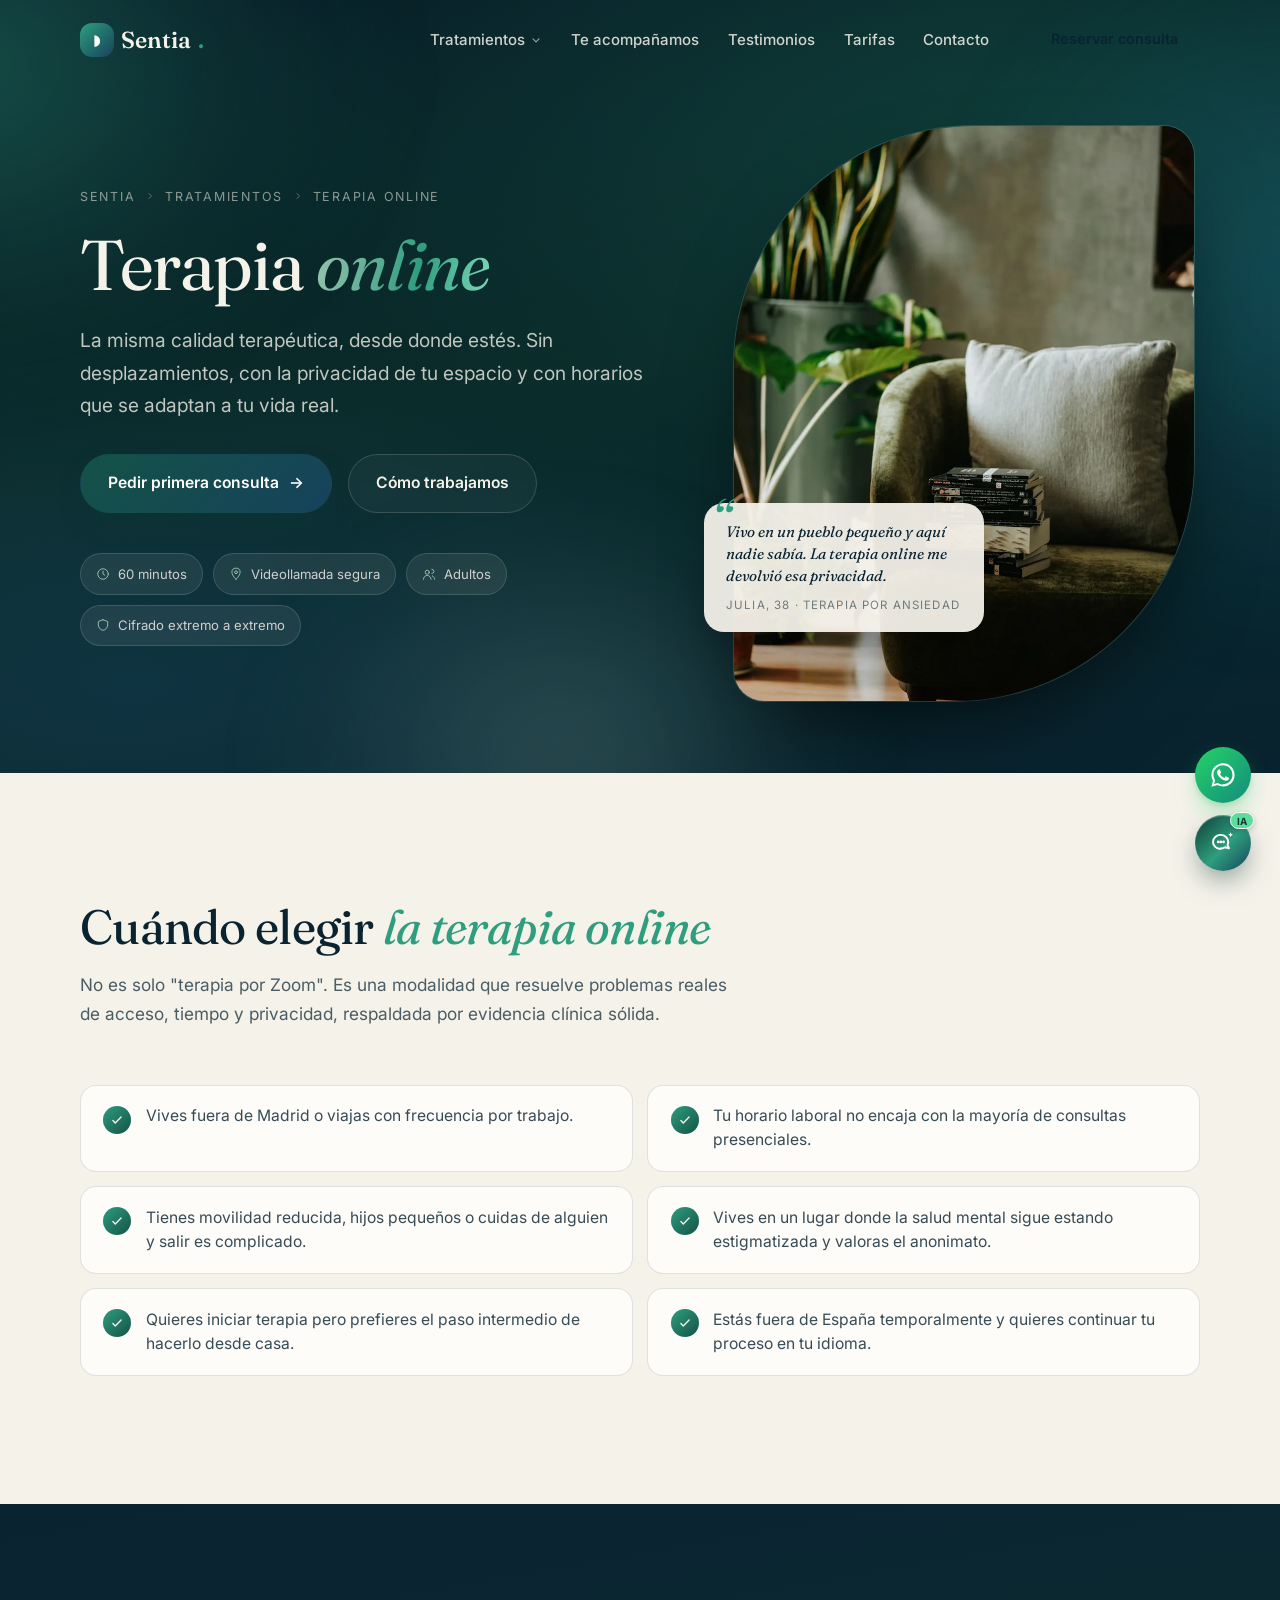
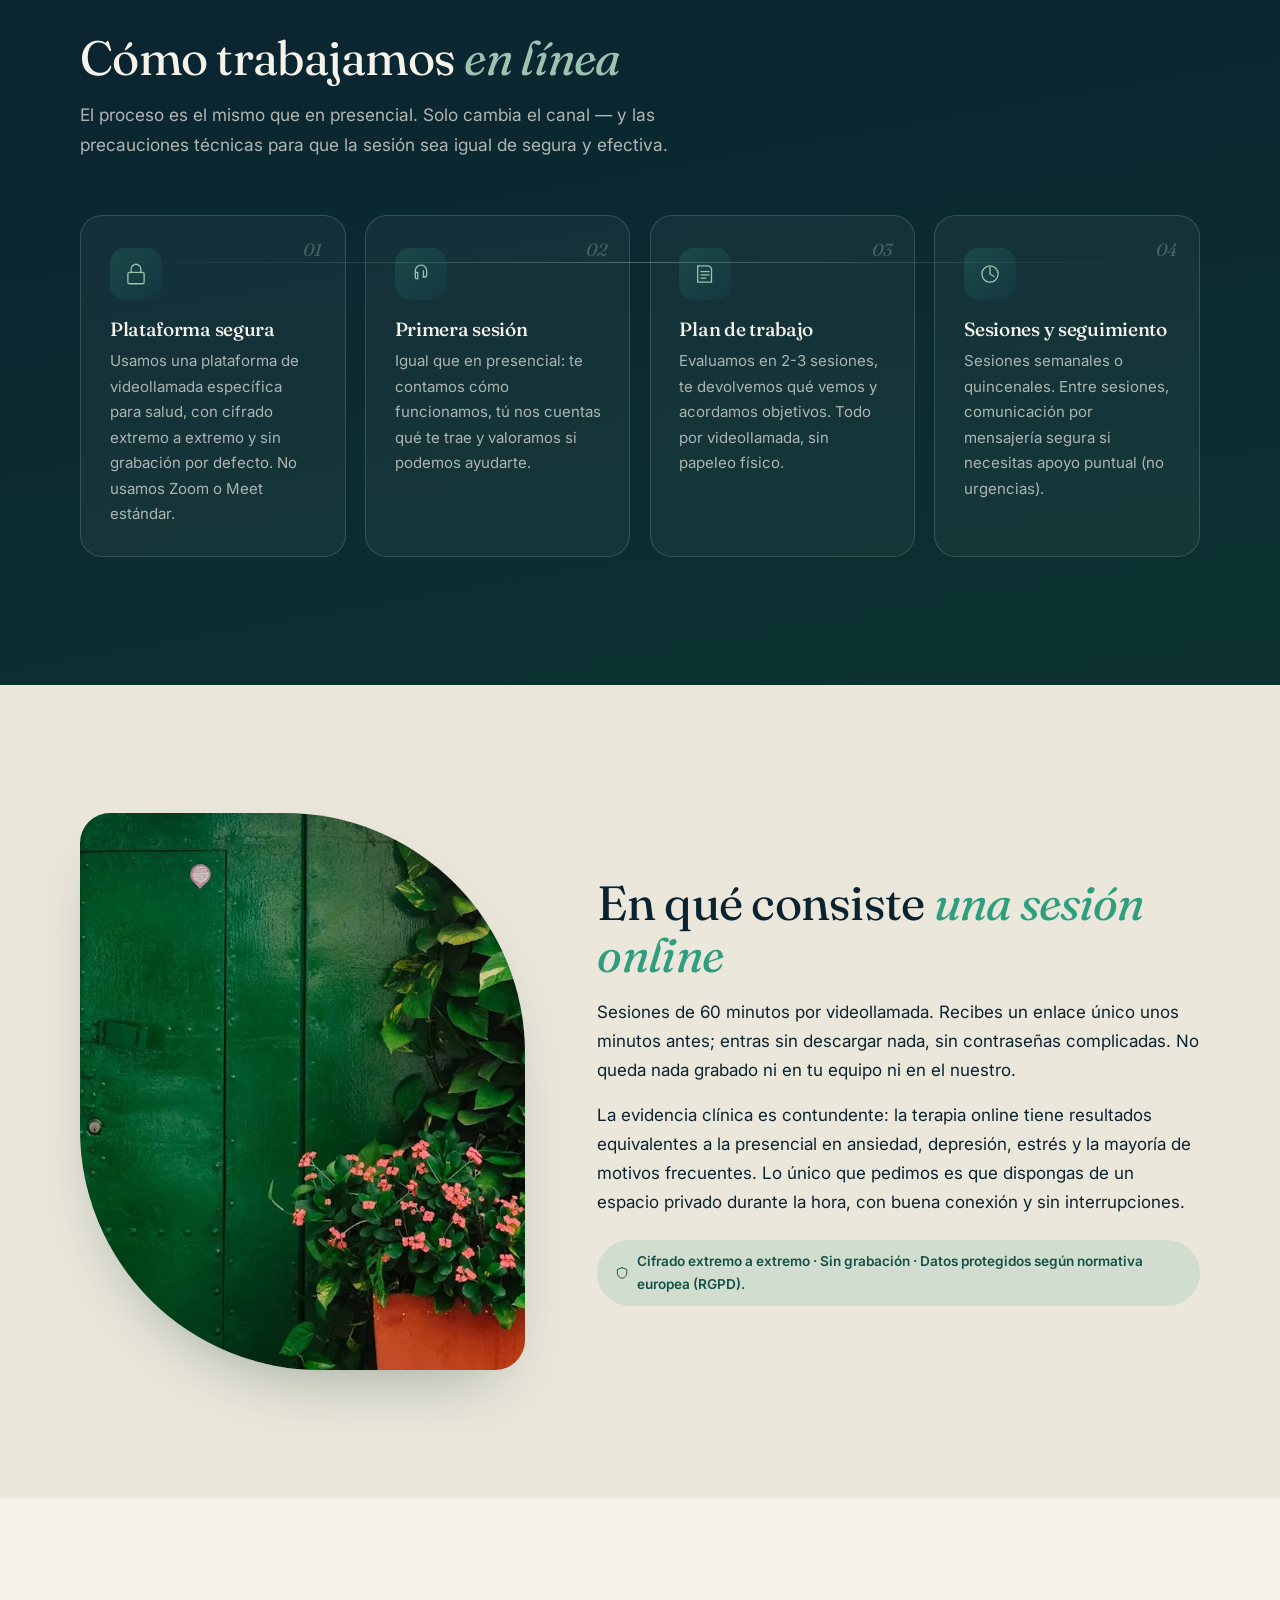
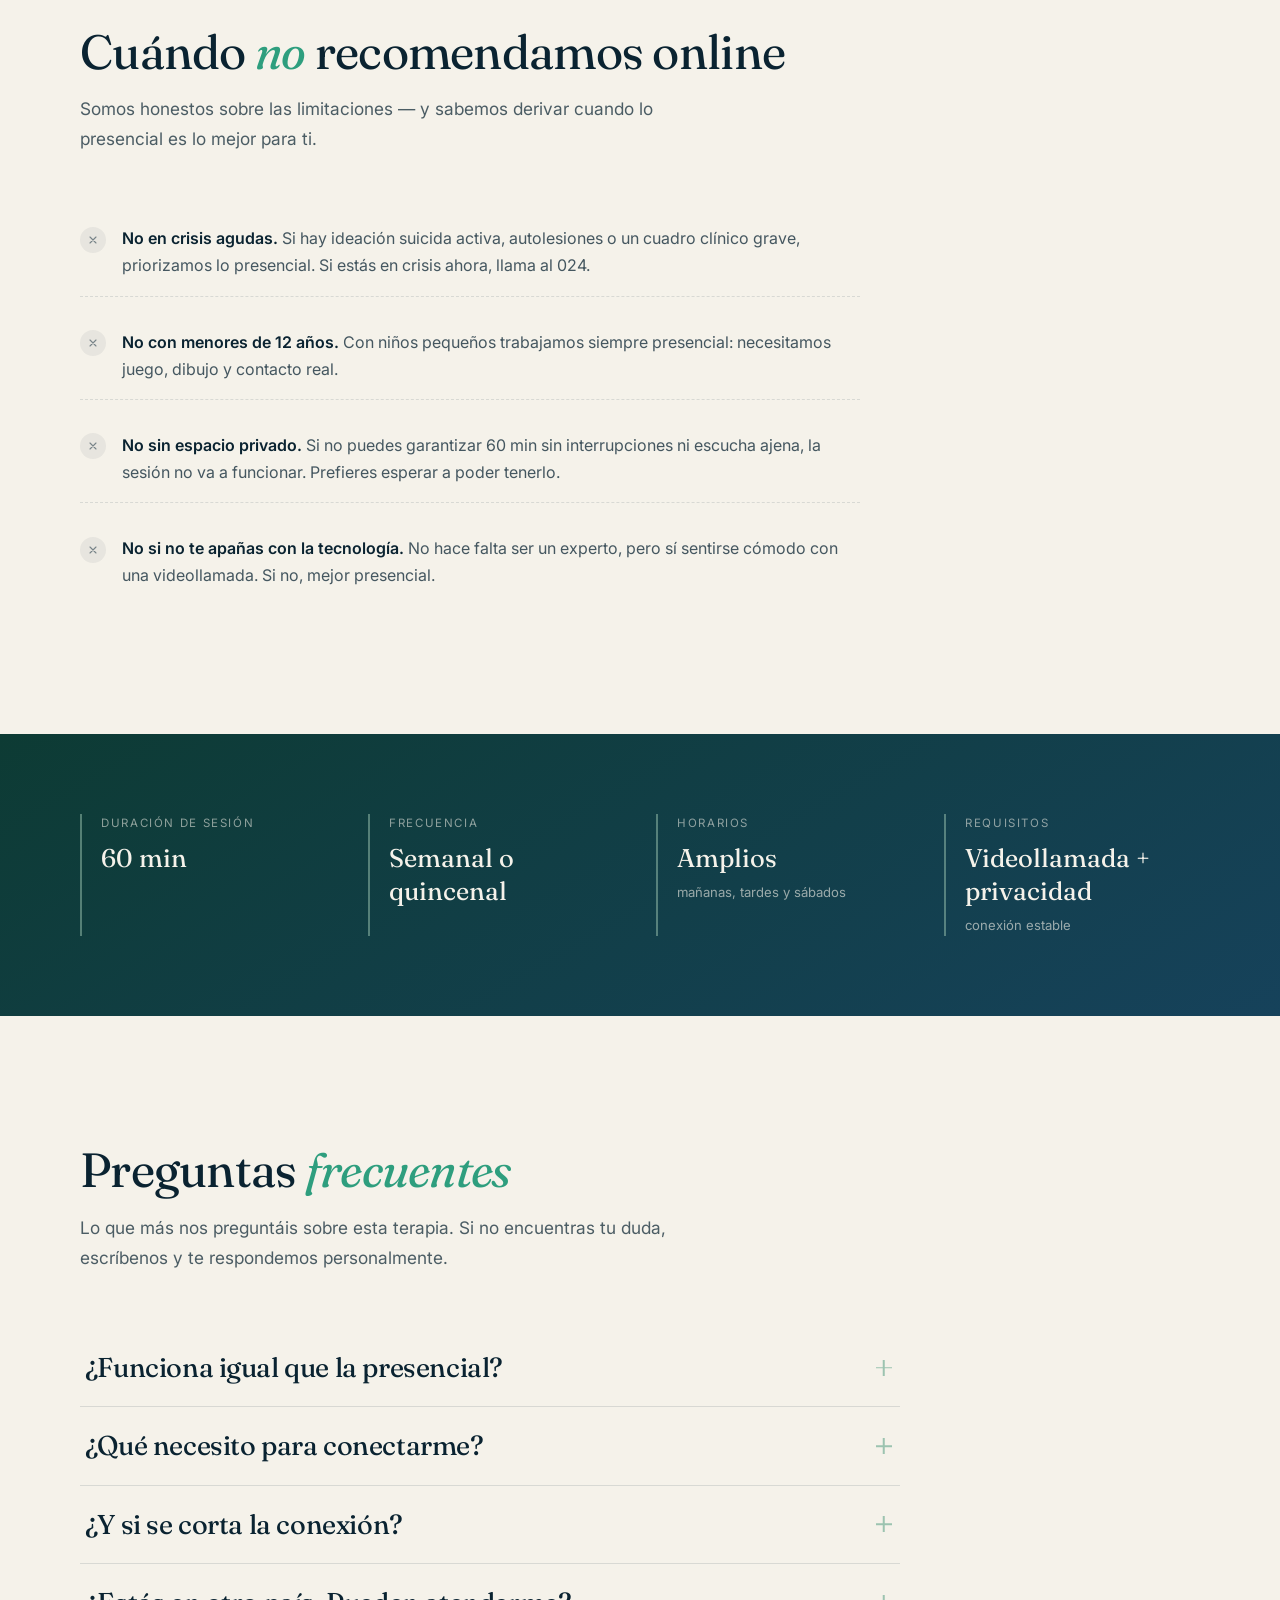
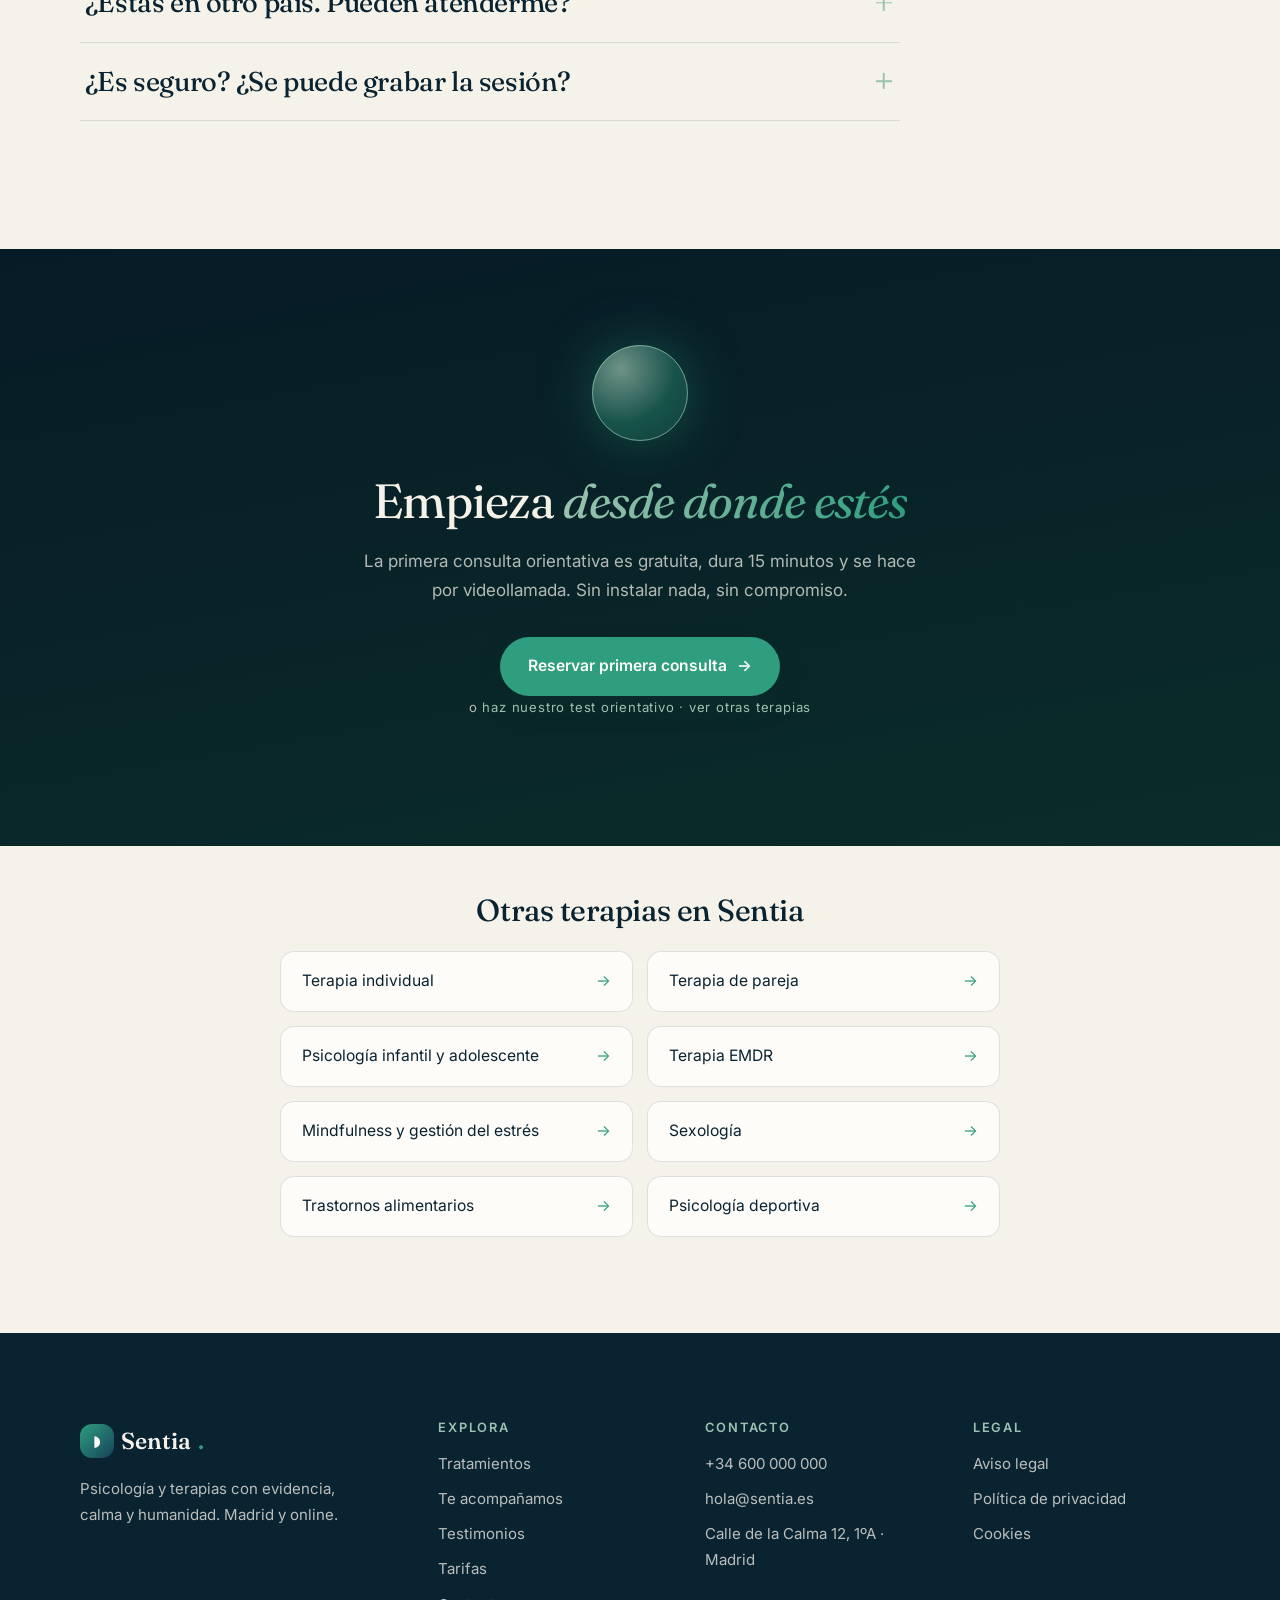
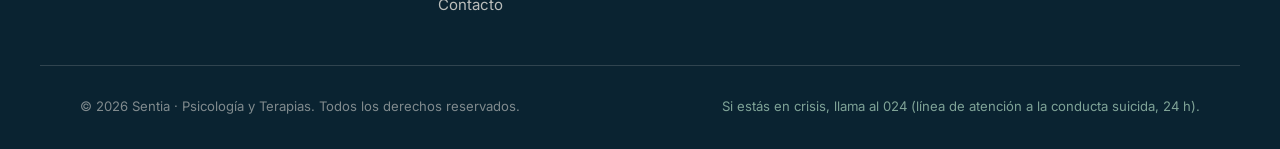
<file: terapias/online.html>
<!DOCTYPE html>
<html lang="es">
<head>
  <meta charset="UTF-8">
  <meta name="viewport" content="width=device-width, initial-scale=1.0">
  <title>Terapia online · Sentia</title>
  <link rel="icon" href="../assets/img/favicon.svg" type="image/svg+xml">
  <meta name="theme-color" content="#0a2331">
  <meta name="description" content="La misma calidad terapéutica, desde donde estés. Sin desplazamientos, con la privacidad de tu espacio y con horarios que se adaptan a tu vida real.">

  <link rel="preconnect" href="https://fonts.googleapis.com">
  <link rel="preconnect" href="https://fonts.gstatic.com" crossorigin>
  <link href="https://fonts.googleapis.com/css2?family=Fraunces:ital,opsz,wght@0,9..144,300..700;1,9..144,300..700&family=Inter:wght@400;500;600&display=swap" rel="stylesheet">

  <link rel="stylesheet" href="../styles.css?v=20260820">

  <script defer src="../lib/gsap.min.js"></script>
  <script defer src="../lib/ScrollTrigger.min.js"></script>
  <script defer src="../lib/manifest.js"></script>
  <script defer src="../main.js?v=20260722a"></script>
  <script defer src="../chat.js?v=20260820"></script>
</head>
<body>

  <a class="skip-link" href="#main">Saltar al contenido</a>

  <!-- ============ NAV (idéntico al home, rutas apuntando a ../) ============ -->
  <header class="nav" id="top">
    <div class="nav-inner">
      <a class="nav-logo" href="../index.html" aria-label="Sentia — inicio">
        <span class="nav-logo-mark" aria-hidden="true">◗</span>
        Sentia<em>.</em>
      </a>
      <nav class="nav-links" aria-label="Navegación principal">
        <div class="nav-item has-menu">
          <a href="../index.html#tratamientos" class="nav-trigger" aria-haspopup="true" aria-expanded="false">
            Tratamientos
            <svg class="nav-caret" viewBox="0 0 20 20" fill="none" stroke="currentColor" stroke-width="2" stroke-linecap="round" stroke-linejoin="round" aria-hidden="true"><path d="M5 8l5 5 5-5"/></svg>
          </a>
          <div class="nav-menu" role="menu">
            <div class="nav-menu-grid">
              <a role="menuitem" href="individual.html">
                <span class="nm-icon" aria-hidden="true"><svg viewBox="0 0 32 32" fill="none" stroke="currentColor" stroke-width="1.5" stroke-linecap="round" stroke-linejoin="round"><circle cx="16" cy="9" r="4.2"/><path d="M8 26c0-4.4 3.6-8 8-8s8 3.6 8 8"/><path d="M5 29h22"/></svg></span>
                <span class="nm-txt"><strong>Terapia individual</strong><small>Ansiedad, depresión, autoestima</small></span>
              </a>
              <a role="menuitem" href="pareja.html">
                <span class="nm-icon" aria-hidden="true"><svg viewBox="0 0 32 32" fill="none" stroke="currentColor" stroke-width="1.5" stroke-linecap="round" stroke-linejoin="round"><circle cx="12" cy="16" r="7.5"/><circle cx="20" cy="16" r="7.5"/></svg></span>
                <span class="nm-txt"><strong>Terapia de pareja</strong><small>Comunicación, conflictos, crisis</small></span>
              </a>
              <a role="menuitem" href="infantil.html">
                <span class="nm-icon" aria-hidden="true"><svg viewBox="0 0 32 32" fill="none" stroke="currentColor" stroke-width="1.5" stroke-linecap="round" stroke-linejoin="round"><path d="M16 28V13"/><path d="M16 17c-5 0-7-3-7-7 4 0 7 2.5 7 7z"/><path d="M16 14c4.4 0 6.2-2.6 6.2-6.2C18.4 7.8 16 10 16 14z"/></svg></span>
                <span class="nm-txt"><strong>Infantil y adolescente</strong><small>Emociones, conducta, familia</small></span>
              </a>
              <a role="menuitem" href="emdr.html">
                <span class="nm-icon" aria-hidden="true"><svg viewBox="0 0 32 32" fill="none" stroke="currentColor" stroke-width="1.5" stroke-linecap="round" stroke-linejoin="round"><path d="M3 16s5-7 13-7 13 7 13 7-5 7-13 7S3 16 3 16z"/><circle cx="16" cy="16" r="3.2"/></svg></span>
                <span class="nm-txt"><strong>EMDR</strong><small>Trauma y experiencias difíciles</small></span>
              </a>
              <a role="menuitem" href="online.html">
                <span class="nm-icon" aria-hidden="true"><svg viewBox="0 0 32 32" fill="none" stroke="currentColor" stroke-width="1.5" stroke-linecap="round" stroke-linejoin="round"><rect x="4" y="7" width="24" height="16" rx="2.5"/><path d="M12 27h8"/><path d="M13.5 15.5l5 2.5-5 2.5z"/></svg></span>
                <span class="nm-txt"><strong>Terapia online</strong><small>Desde donde estés</small></span>
              </a>
              <a role="menuitem" href="mindfulness.html">
                <span class="nm-icon" aria-hidden="true"><svg viewBox="0 0 32 32" fill="none" stroke="currentColor" stroke-width="1.5" stroke-linecap="round" stroke-linejoin="round"><circle cx="16" cy="16" r="3"/><path d="M9.5 22.5a9 9 0 010-13"/><path d="M22.5 9.5a9 9 0 010 13"/></svg></span>
                <span class="nm-txt"><strong>Mindfulness</strong><small>Estrés y gestión emocional</small></span>
              </a>
              <a role="menuitem" href="sexologia.html">
                <span class="nm-icon" aria-hidden="true"><svg viewBox="0 0 32 32" fill="none" stroke="currentColor" stroke-width="1.5" stroke-linecap="round" stroke-linejoin="round"><path d="M16 27S5 20 5 13.5A6 6 0 0116 10a6 6 0 0111 3.5C27 20 16 27 16 27z"/><path d="M10.5 16h3l2-3.2 2 6 2-2.8h2.5"/></svg></span>
                <span class="nm-txt"><strong>Sexología</strong><small>Deseo, dificultades, identidad</small></span>
              </a>
              <a role="menuitem" href="alimentacion.html">
                <span class="nm-icon" aria-hidden="true"><svg viewBox="0 0 32 32" fill="none" stroke="currentColor" stroke-width="1.5" stroke-linecap="round" stroke-linejoin="round"><circle cx="16" cy="16" r="11.5"/><path d="M16 22s-4.6-3-4.6-6.1A2.9 2.9 0 0116 14.3a2.9 2.9 0 014.6-.4c0 3.1-4.6 8.1-4.6 8.1z"/></svg></span>
                <span class="nm-txt"><strong>T. alimentarios</strong><small>Anorexia, bulimia, atracones</small></span>
              </a>
              <a role="menuitem" href="deportiva.html">
                <span class="nm-icon" aria-hidden="true"><svg viewBox="0 0 32 32" fill="none" stroke="currentColor" stroke-width="1.5" stroke-linecap="round" stroke-linejoin="round"><circle cx="16" cy="19" r="9.5"/><path d="M16 19v-5.5"/><path d="M12.5 4h7"/><path d="M16 4v5.5"/></svg></span>
                <span class="nm-txt"><strong>Deportiva</strong><small>Presión, lesión, motivación</small></span>
              </a>
            </div>
            <a class="nav-menu-foot" href="../index.html#tratamientos">Ver el resumen en la portada <span aria-hidden="true">→</span></a>
          </div>
        </div>
        <a href="../index.html#acompanamos">Te acompañamos</a>
        <a href="../index.html#testimonios">Testimonios</a>
        <a href="../index.html#tarifas">Tarifas</a>
        <a href="../index.html#contacto">Contacto</a>
      </nav>
      <a class="btn btn-nav" href="../index.html#contacto">Reservar consulta</a>
      <button class="nav-toggle" aria-label="Abrir menú" aria-expanded="false">
        <span></span><span></span>
      </button>
    </div>
  </header>

  <div class="mobile-menu" hidden>
    <details class="mm-group">
      <summary>Tratamientos<span class="mm-caret" aria-hidden="true">▾</span></summary>
      <div class="mm-sub">
        <a href="individual.html">Terapia individual</a>
        <a href="pareja.html">Terapia de pareja</a>
        <a href="infantil.html">Infantil y adolescente</a>
        <a href="emdr.html">EMDR</a>
        <a href="online.html">Terapia online</a>
        <a href="mindfulness.html">Mindfulness</a>
        <a href="sexologia.html">Sexología</a>
        <a href="alimentacion.html">Trastornos alimentarios</a>
        <a href="deportiva.html">Deportiva</a>
      </div>
    </details>
    <a href="../index.html#acompanamos">Te acompañamos</a>
    <a href="../index.html#testimonios">Testimonios</a>
    <a href="../index.html#tarifas">Tarifas</a>
    <a href="../index.html#contacto">Contacto</a>
    <a class="btn btn-solid" href="../index.html#contacto">Reservar consulta</a>
  </div>

  <main id="main">

    <!-- ============ HERO DE FICHA ============ -->
    <section class="thero">
      <div class="hero-field" aria-hidden="true">
        <span class="aurora aurora-1"></span>
        <span class="aurora aurora-2"></span>
        <span class="aurora aurora-3"></span>
      </div>
      <div class="hero-grain" aria-hidden="true"></div>

      <div class="thero-inner">
        <div class="thero-copy">
          <p class="thero-crumbs">
            <a href="../index.html">Sentia</a>
            <svg viewBox="0 0 24 24" fill="none" stroke="currentColor" stroke-width="2"><path d="M9 6l6 6-6 6"/></svg>
            <a href="../index.html#tratamientos">Tratamientos</a>
            <svg viewBox="0 0 24 24" fill="none" stroke="currentColor" stroke-width="2"><path d="M9 6l6 6-6 6"/></svg>
            <span>Terapia online</span>
          </p>
          <h1>Terapia <em>online</em></h1>
          <p class="thero-lead">La misma calidad terapéutica, desde donde estés. Sin desplazamientos, con la privacidad de tu espacio y con horarios que se adaptan a tu vida real.</p>
          <div class="thero-cta">
            <a class="btn btn-solid magnetic" href="../index.html#contacto">Pedir primera consulta<span class="btn-arrow" aria-hidden="true">→</span></a>
            <a class="btn btn-ghost magnetic" href="#como-trabajamos">Cómo trabajamos</a>
          </div>
          <ul class="thero-badges">
            <li><svg viewBox="0 0 24 24" fill="none" stroke="currentColor" stroke-width="1.6" stroke-linecap="round" stroke-linejoin="round"><circle cx="12" cy="12" r="9"/><path d="M12 7v5l3 2"/></svg><span>60 minutos</span></li>
            <li><svg viewBox="0 0 24 24" fill="none" stroke="currentColor" stroke-width="1.6" stroke-linecap="round" stroke-linejoin="round"><path d="M12 21s-7-6-7-12a7 7 0 1114 0c0 6-7 12-7 12z"/><circle cx="12" cy="9" r="2.5"/></svg><span>Videollamada segura</span></li>
            <li><svg viewBox="0 0 24 24" fill="none" stroke="currentColor" stroke-width="1.6" stroke-linecap="round" stroke-linejoin="round"><circle cx="9" cy="9" r="3.5"/><path d="M2.5 21c0-3.6 2.9-6.5 6.5-6.5s6.5 2.9 6.5 6.5"/><path d="M17 4a3.5 3.5 0 010 7M21.5 21c0-2.6-1.5-4.8-3.7-5.8"/></svg><span>Adultos</span></li>
            <li><svg viewBox="0 0 24 24" fill="none" stroke="currentColor" stroke-width="1.6" stroke-linecap="round" stroke-linejoin="round"><path d="M12 3l8 3v6c0 4.5-3.4 8.4-8 9-4.6-.6-8-4.5-8-9V6l8-3z"/></svg><span>Cifrado extremo a extremo</span></li>
          </ul>
        </div>

        <div class="thero-media">
          <figure>
            <img src="../assets/img/hero.webp" alt="Espacio íntimo con butaca y libros, evocador de la calma en terapia online" width="900" height="1125" fetchpriority="high">
          </figure>
          <div class="thero-quote">
            Vivo en un pueblo pequeño y aquí nadie sabía. La terapia online me devolvió esa privacidad.
            <small>Julia, 38 · terapia por ansiedad</small>
          </div>
        </div>
      </div>
    </section>

    <!-- ============ CUÁNDO PUEDE AYUDARTE ============ -->
    <section class="tsection tsignals">
      <div class="container">
        <div class="tsection-head reveal">
          <h2>Cuándo elegir <em>la terapia online</em></h2>
          <p class="tsection-lead">No es solo "terapia por Zoom". Es una modalidad que resuelve problemas reales de acceso, tiempo y privacidad, respaldada por evidencia clínica sólida.</p>
        </div>
        <div class="tsignals-grid">
          <article class="tsignal reveal">
            <span class="tsignal-tick" aria-hidden="true"><svg viewBox="0 0 24 24" fill="none" stroke="currentColor" stroke-width="2.4" stroke-linecap="round" stroke-linejoin="round"><path d="M5 13l4 4 10-10"/></svg></span>
            <p>Vives fuera de Madrid o viajas con frecuencia por trabajo.</p>
          </article>
          <article class="tsignal reveal">
            <span class="tsignal-tick" aria-hidden="true"><svg viewBox="0 0 24 24" fill="none" stroke="currentColor" stroke-width="2.4" stroke-linecap="round" stroke-linejoin="round"><path d="M5 13l4 4 10-10"/></svg></span>
            <p>Tu horario laboral no encaja con la mayoría de consultas presenciales.</p>
          </article>
          <article class="tsignal reveal">
            <span class="tsignal-tick" aria-hidden="true"><svg viewBox="0 0 24 24" fill="none" stroke="currentColor" stroke-width="2.4" stroke-linecap="round" stroke-linejoin="round"><path d="M5 13l4 4 10-10"/></svg></span>
            <p>Tienes movilidad reducida, hijos pequeños o cuidas de alguien y salir es complicado.</p>
          </article>
          <article class="tsignal reveal">
            <span class="tsignal-tick" aria-hidden="true"><svg viewBox="0 0 24 24" fill="none" stroke="currentColor" stroke-width="2.4" stroke-linecap="round" stroke-linejoin="round"><path d="M5 13l4 4 10-10"/></svg></span>
            <p>Vives en un lugar donde la salud mental sigue estando estigmatizada y valoras el anonimato.</p>
          </article>
          <article class="tsignal reveal">
            <span class="tsignal-tick" aria-hidden="true"><svg viewBox="0 0 24 24" fill="none" stroke="currentColor" stroke-width="2.4" stroke-linecap="round" stroke-linejoin="round"><path d="M5 13l4 4 10-10"/></svg></span>
            <p>Quieres iniciar terapia pero prefieres el paso intermedio de hacerlo desde casa.</p>
          </article>
          <article class="tsignal reveal">
            <span class="tsignal-tick" aria-hidden="true"><svg viewBox="0 0 24 24" fill="none" stroke="currentColor" stroke-width="2.4" stroke-linecap="round" stroke-linejoin="round"><path d="M5 13l4 4 10-10"/></svg></span>
            <p>Estás fuera de España temporalmente y quieres continuar tu proceso en tu idioma.</p>
          </article>
        </div>
      </div>
    </section>

    <!-- ============ CÓMO TRABAJAMOS ============ -->
    <section class="tsection tprocess" id="como-trabajamos">
      <div class="container">
        <div class="tsection-head reveal">
          <h2>Cómo trabajamos <em>en línea</em></h2>
          <p class="tsection-lead">El proceso es el mismo que en presencial. Solo cambia el canal — y las precauciones técnicas para que la sesión sea igual de segura y efectiva.</p>
        </div>
        <div class="tsteps">
          <article class="tstep reveal">
            <span class="tstep-icon" aria-hidden="true"><svg viewBox="0 0 32 32" fill="none" stroke="currentColor" stroke-width="1.6" stroke-linecap="round" stroke-linejoin="round"><rect x="6" y="14" width="20" height="14" rx="2"/><path d="M10 14v-4a6 6 0 0112 0v4"/></svg></span>
            <h3>Plataforma segura</h3>
            <p>Usamos una plataforma de videollamada específica para salud, con cifrado extremo a extremo y sin grabación por defecto. No usamos Zoom o Meet estándar.</p>
          </article>
          <article class="tstep reveal">
            <span class="tstep-icon" aria-hidden="true"><svg viewBox="0 0 32 32" fill="none" stroke="currentColor" stroke-width="1.6" stroke-linecap="round" stroke-linejoin="round"><path d="M9 12a7 7 0 1114 0v5a3 3 0 01-3 3h-1v-8"/><path d="M9 12v8a2 2 0 002 2h1v-8H9z"/></svg></span>
            <h3>Primera sesión</h3>
            <p>Igual que en presencial: te contamos cómo funcionamos, tú nos cuentas qué te trae y valoramos si podemos ayudarte.</p>
          </article>
          <article class="tstep reveal">
            <span class="tstep-icon" aria-hidden="true"><svg viewBox="0 0 32 32" fill="none" stroke="currentColor" stroke-width="1.6" stroke-linecap="round" stroke-linejoin="round"><path d="M7 6h14l3 3v17H7z"/><path d="M11 13h10M11 17h10M11 21h6"/></svg></span>
            <h3>Plan de trabajo</h3>
            <p>Evaluamos en 2-3 sesiones, te devolvemos qué vemos y acordamos objetivos. Todo por videollamada, sin papeleo físico.</p>
          </article>
          <article class="tstep reveal">
            <span class="tstep-icon" aria-hidden="true"><svg viewBox="0 0 32 32" fill="none" stroke="currentColor" stroke-width="1.6" stroke-linecap="round" stroke-linejoin="round"><circle cx="16" cy="16" r="10"/><path d="M16 8v8l5 3"/></svg></span>
            <h3>Sesiones y seguimiento</h3>
            <p>Sesiones semanales o quincenales. Entre sesiones, comunicación por mensajería segura si necesitas apoyo puntual (no urgencias).</p>
          </article>
        </div>
      </div>
    </section>

    <!-- ============ EN QUÉ CONSISTE ============ -->
    <section class="tsection tsession">
      <div class="container tsession-grid">
        <figure class="reveal">
          <img src="../assets/img/fachada.webp" alt="Puerta verde de la entrada del centro, con hiedra y flores" loading="lazy">
        </figure>
        <div class="tsession-copy reveal">
          <h2>En qué consiste <em>una sesión online</em></h2>
          <p>Sesiones de 60 minutos por videollamada. Recibes un enlace único unos minutos antes; entras sin descargar nada, sin contraseñas complicadas. No queda nada grabado ni en tu equipo ni en el nuestro.</p>
          <p>La evidencia clínica es contundente: la terapia online tiene resultados equivalentes a la presencial en ansiedad, depresión, estrés y la mayoría de motivos frecuentes. Lo único que pedimos es que dispongas de un espacio privado durante la hora, con buena conexión y sin interrupciones.</p>
          <span class="tsession-pill"><svg viewBox="0 0 24 24" fill="none" stroke="currentColor" stroke-width="1.6" stroke-linecap="round" stroke-linejoin="round"><path d="M12 3l8 3v6c0 4.5-3.4 8.4-8 9-4.6-.6-8-4.5-8-9V6l8-3z"/></svg><span>Cifrado extremo a extremo · Sin grabación · Datos protegidos según normativa europea (RGPD).</span></span>
        </div>
      </div>
    </section>

    <!-- ============ QUÉ NO ES ============ -->
    <section class="tsection tnot">
      <div class="container">
        <div class="tsection-head reveal">
          <h2>Cuándo <em>no</em> recomendamos online</h2>
          <p class="tsection-lead">Somos honestos sobre las limitaciones — y sabemos derivar cuando lo presencial es lo mejor para ti.</p>
        </div>
        <div class="tnot-grid">
          <div class="tnot-item reveal">
            <span class="tnot-x" aria-hidden="true"><svg viewBox="0 0 24 24" fill="none" stroke="currentColor" stroke-width="2.2" stroke-linecap="round"><path d="M6 6l12 12M18 6L6 18"/></svg></span>
            <p><strong>No en crisis agudas.</strong> Si hay ideación suicida activa, autolesiones o un cuadro clínico grave, priorizamos lo presencial. Si estás en crisis ahora, llama al 024.</p>
          </div>
          <div class="tnot-item reveal">
            <span class="tnot-x" aria-hidden="true"><svg viewBox="0 0 24 24" fill="none" stroke="currentColor" stroke-width="2.2" stroke-linecap="round"><path d="M6 6l12 12M18 6L6 18"/></svg></span>
            <p><strong>No con menores de 12 años.</strong> Con niños pequeños trabajamos siempre presencial: necesitamos juego, dibujo y contacto real.</p>
          </div>
          <div class="tnot-item reveal">
            <span class="tnot-x" aria-hidden="true"><svg viewBox="0 0 24 24" fill="none" stroke="currentColor" stroke-width="2.2" stroke-linecap="round"><path d="M6 6l12 12M18 6L6 18"/></svg></span>
            <p><strong>No sin espacio privado.</strong> Si no puedes garantizar 60 min sin interrupciones ni escucha ajena, la sesión no va a funcionar. Prefieres esperar a poder tenerlo.</p>
          </div>
          <div class="tnot-item reveal">
            <span class="tnot-x" aria-hidden="true"><svg viewBox="0 0 24 24" fill="none" stroke="currentColor" stroke-width="2.2" stroke-linecap="round"><path d="M6 6l12 12M18 6L6 18"/></svg></span>
            <p><strong>No si no te apañas con la tecnología.</strong> No hace falta ser un experto, pero sí sentirse cómodo con una videollamada. Si no, mejor presencial.</p>
          </div>
        </div>
      </div>
    </section>

    <!-- ============ DATOS PRÁCTICOS ============ -->
    <section class="tfacts">
      <div class="container">
        <div class="tfacts-grid">
          <div class="tfact reveal">
            <span class="tfact-label">Duración de sesión</span>
            <span class="tfact-value">60 min</span>
            
          </div>
          <div class="tfact reveal">
            <span class="tfact-label">Frecuencia</span>
            <span class="tfact-value">Semanal o quincenal</span>
            
          </div>
          <div class="tfact reveal">
            <span class="tfact-label">Horarios</span>
            <span class="tfact-value">Amplios</span>
            <small>mañanas, tardes y sábados</small>
          </div>
          <div class="tfact reveal">
            <span class="tfact-label">Requisitos</span>
            <span class="tfact-value">Videollamada + privacidad</span>
            <small>conexión estable</small>
          </div>
        </div>
      </div>
    </section>

    <!-- ============ FAQ ============ -->
    <section class="tsection tfaq">
      <div class="container">
        <div class="tsection-head reveal">
          <h2>Preguntas <em>frecuentes</em></h2>
          <p class="tsection-lead">Lo que más nos preguntáis sobre esta terapia. Si no encuentras tu duda, escríbenos y te respondemos personalmente.</p>
        </div>
        <div class="accordion" role="list">
          <details class="acc-item">
            <summary><h3>¿Funciona igual que la presencial?</h3><span class="acc-plus" aria-hidden="true"></span></summary>
            <div class="acc-body"><p>Para la mayoría de motivos (ansiedad, depresión, estrés, autoestima, relaciones) la evidencia dice que sí. En algunas situaciones concretas — crisis agudas, trauma severo, menores — lo presencial sigue siendo lo idóneo.</p></div>
          </details>
          <details class="acc-item">
            <summary><h3>¿Qué necesito para conectarme?</h3><span class="acc-plus" aria-hidden="true"></span></summary>
            <div class="acc-body"><p>Un dispositivo (ordenador, tablet o móvil), una conexión estable, cámara y micrófono, y un espacio donde puedas hablar sin que te oigan. Nosotros ponemos la plataforma y el enlace.</p></div>
          </details>
          <details class="acc-item">
            <summary><h3>¿Y si se corta la conexión?</h3><span class="acc-plus" aria-hidden="true"></span></summary>
            <div class="acc-body"><p>Tenemos protocolo: intentamos reconectar durante 5 minutos. Si no es posible, terminamos por teléfono y reponemos el tiempo perdido en la siguiente sesión. Nunca cobramos una sesión que no se pudo completar por nuestra parte.</p></div>
          </details>
          <details class="acc-item">
            <summary><h3>¿Estás en otro país. Pueden atenderme?</h3><span class="acc-plus" aria-hidden="true"></span></summary>
            <div class="acc-body"><p>Podemos, siempre que estés bajo jurisdicción española temporalmente. Para residentes permanentes fuera, te derivamos a un colega en tu país por temas de colegiación.</p></div>
          </details>
          <details class="acc-item">
            <summary><h3>¿Es seguro? ¿Se puede grabar la sesión?</h3><span class="acc-plus" aria-hidden="true"></span></summary>
            <div class="acc-body"><p>Usamos plataforma con cifrado extremo a extremo, sin grabación. Nadie graba nada — ni tú ni nosotros. Tus datos se tratan según normativa RGPD y no se comparten jamás.</p></div>
          </details>
        </div>
      </div>
    </section>

    <!-- ============ CTA FINAL ============ -->
    <section class="tcta">
      <div class="container">
        <div class="tcta-orb" aria-hidden="true"></div>
        <h2>Empieza <em>desde donde estés</em></h2>
        <p>La primera consulta orientativa es gratuita, dura 15 minutos y se hace por videollamada. Sin instalar nada, sin compromiso.</p>
        <a class="btn btn-solid magnetic" href="../index.html#contacto">Reservar primera consulta<span class="btn-arrow" aria-hidden="true">→</span></a>
        <p class="tcta-links">o <a href="../index.html#test">haz nuestro test orientativo</a> · <a href="../index.html#tratamientos">ver otras terapias</a></p>
      </div>
    </section>

    <!-- ============ OTRAS TERAPIAS ============ -->
    <section class="tother">
      <div class="container">
        <div class="tsection-head" style="text-align:center; margin: 0 auto 1.5rem;">
          <h2 style="font-size: clamp(1.4rem, 2.4vw, 1.9rem); margin-bottom: 0.4rem;">Otras terapias en Sentia</h2>
        </div>
        <div class="tother-list">
          <a href="individual.html">Terapia individual <span aria-hidden="true">→</span></a>
          <a href="pareja.html">Terapia de pareja <span aria-hidden="true">→</span></a>
          <a href="infantil.html">Psicología infantil y adolescente <span aria-hidden="true">→</span></a>
          <a href="emdr.html">Terapia EMDR <span aria-hidden="true">→</span></a>
          <a href="mindfulness.html">Mindfulness y gestión del estrés <span aria-hidden="true">→</span></a>
          <a href="sexologia.html">Sexología <span aria-hidden="true">→</span></a>
          <a href="alimentacion.html">Trastornos alimentarios <span aria-hidden="true">→</span></a>
          <a href="deportiva.html">Psicología deportiva <span aria-hidden="true">→</span></a>
        </div>
      </div>
    </section>

  </main>

  <!-- ============ FOOTER (idéntico al home) ============ -->
  <footer class="footer">
    <div class="container footer-grid">
      <div class="footer-brand">
        <a class="nav-logo footer-logo" href="../index.html"><span class="nav-logo-mark" aria-hidden="true">◗</span>Sentia<em>.</em></a>
        <p>Psicología y terapias con evidencia, calma y humanidad. Madrid y online.</p>
      </div>
      <nav class="footer-col" aria-label="Enlaces del sitio">
        <h4>Explora</h4>
        <a href="../index.html#tratamientos">Tratamientos</a>
        <a href="../index.html#acompanamos">Te acompañamos</a>
        <a href="../index.html#testimonios">Testimonios</a>
        <a href="../index.html#tarifas">Tarifas</a>
        <a href="../index.html#contacto">Contacto</a>
      </nav>
      <div class="footer-col">
        <h4>Contacto</h4>
        <a href="tel:+34600000000">+34 600 000 000</a>
        <a href="mailto:hola@sentia.es">hola@sentia.es</a>
        <p>Calle de la Calma 12, 1ºA · Madrid</p>
      </div>
      <div class="footer-col">
        <h4>Legal</h4>
        <a href="../legal/aviso-legal.html">Aviso legal</a>
        <a href="../legal/privacidad.html">Política de privacidad</a>
        <a href="../legal/cookies.html">Cookies</a>
      </div>
    </div>
    <div class="container footer-bottom">
      <p>© 2026 Sentia · Psicología y Terapias. Todos los derechos reservados.</p>
      <p class="footer-note">Si estás en crisis, llama al 024 (línea de atención a la conducta suicida, 24 h).</p>
    </div>
  </footer>

</body>
</html>
</file>
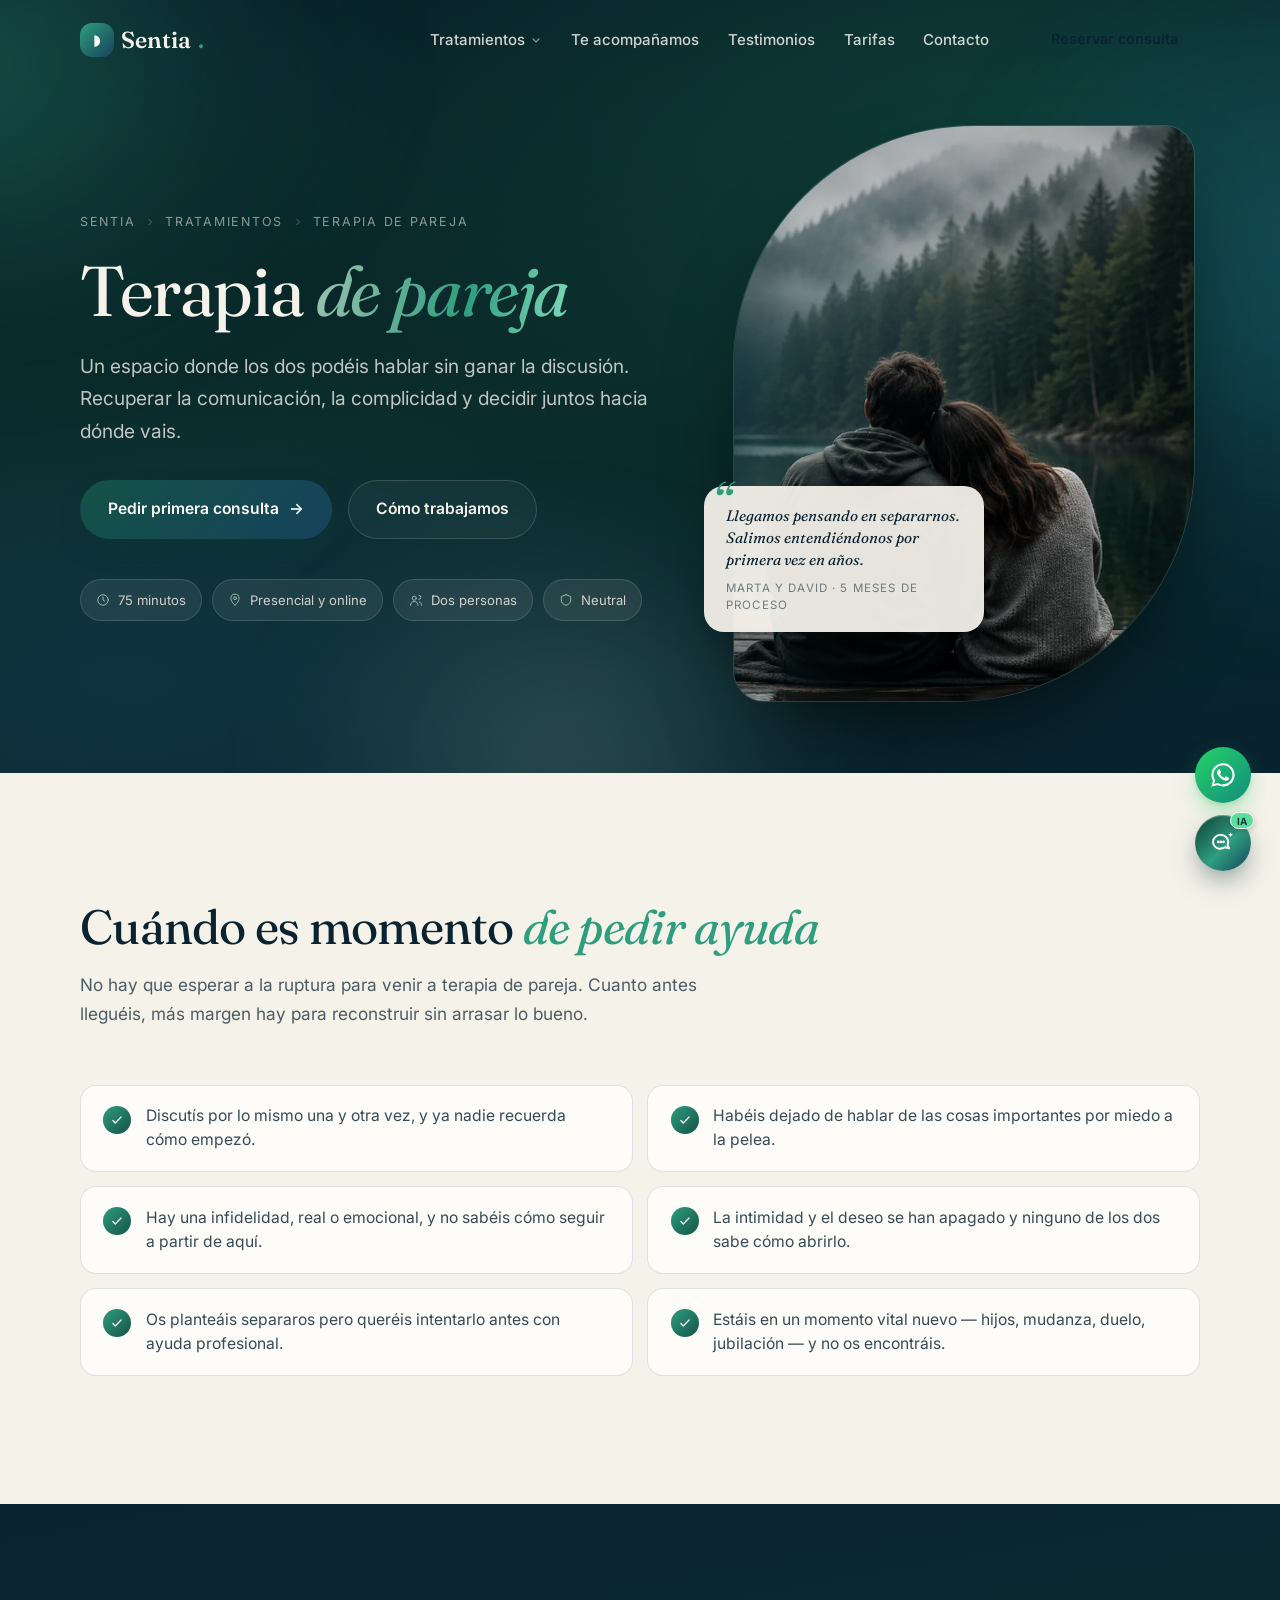
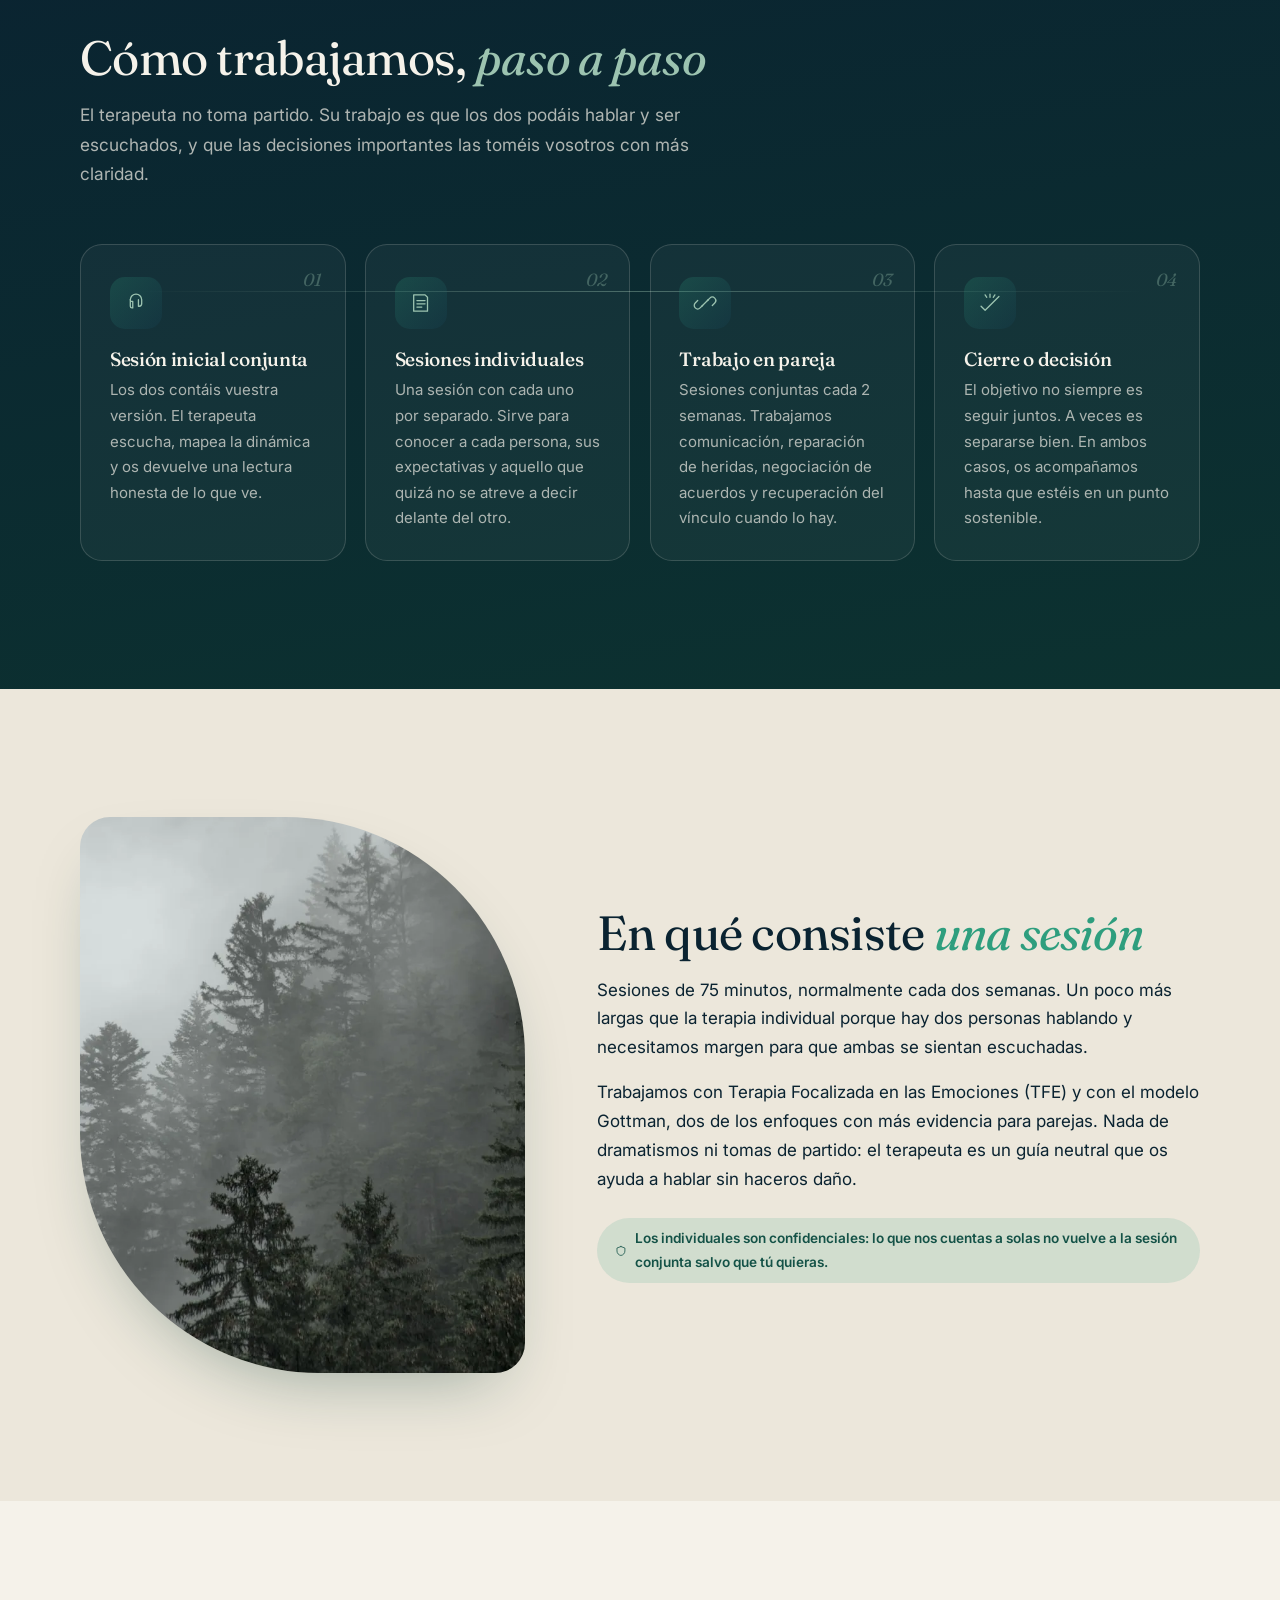
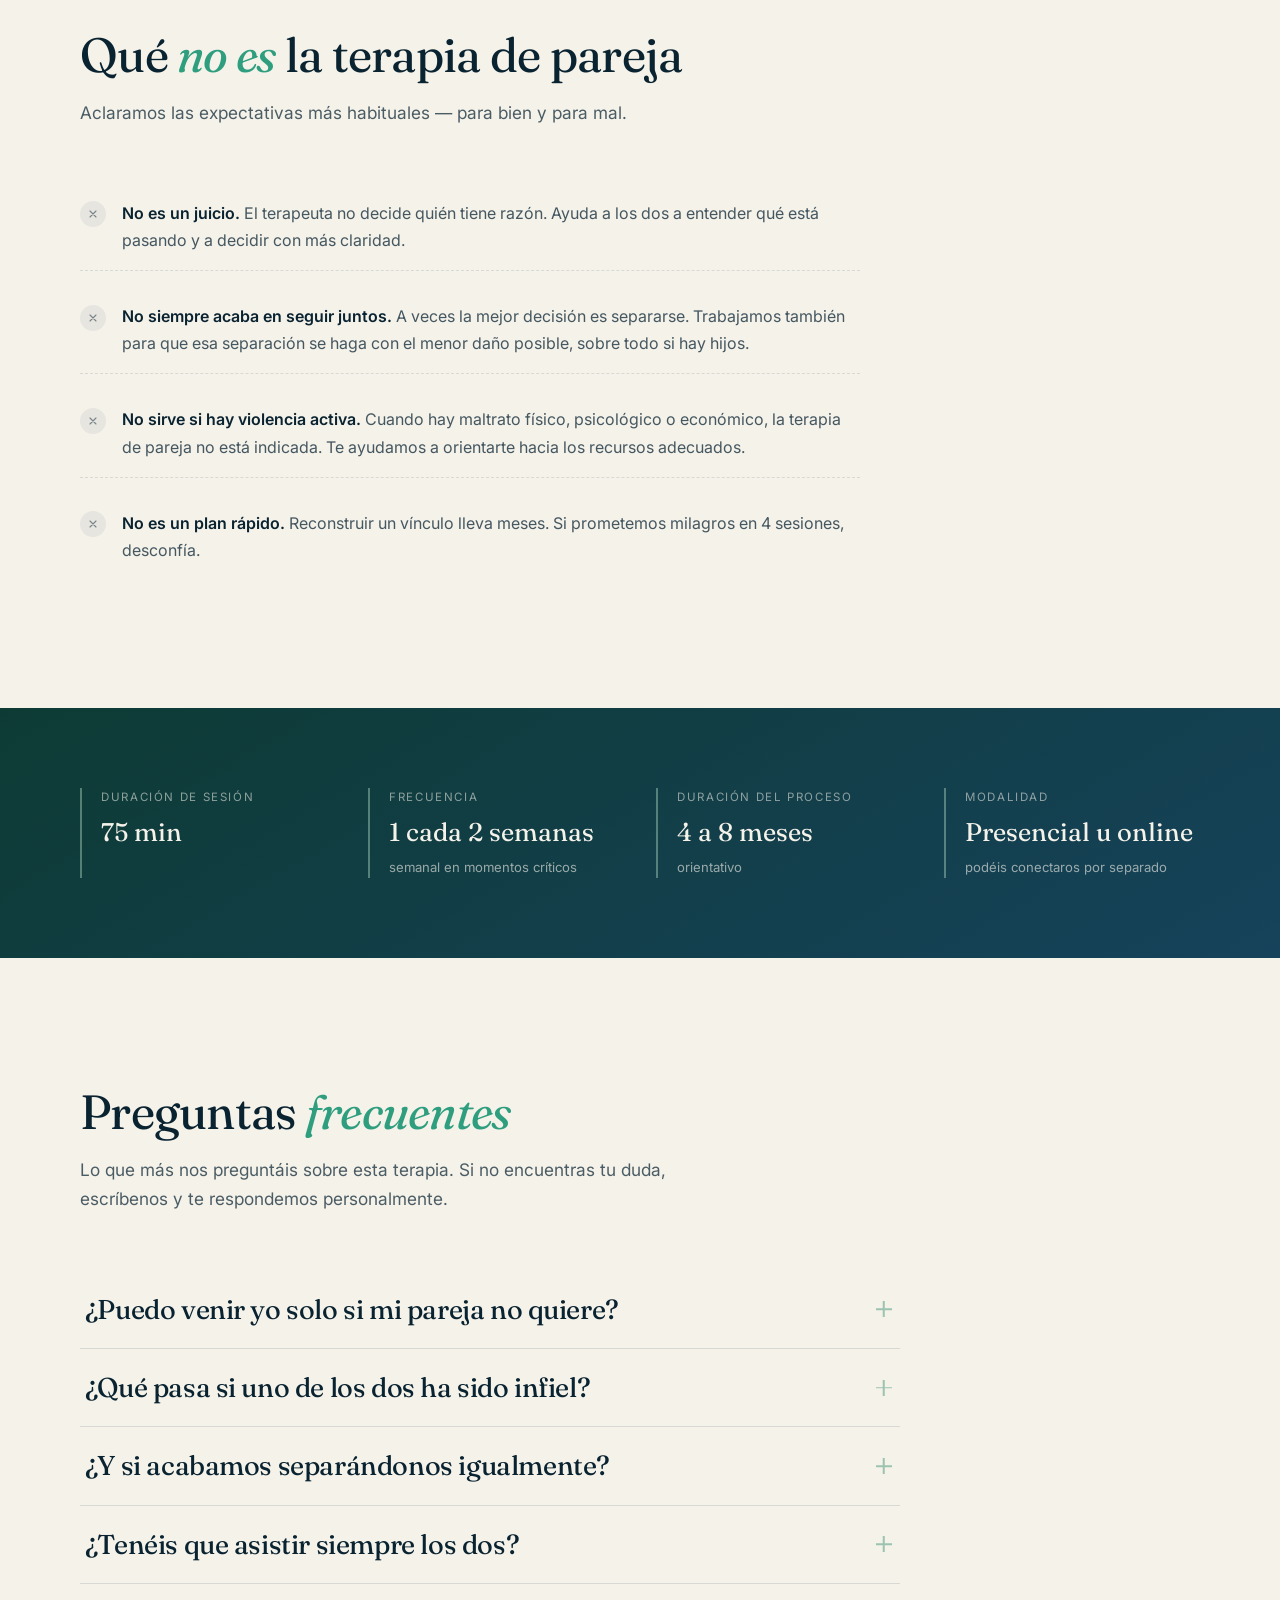
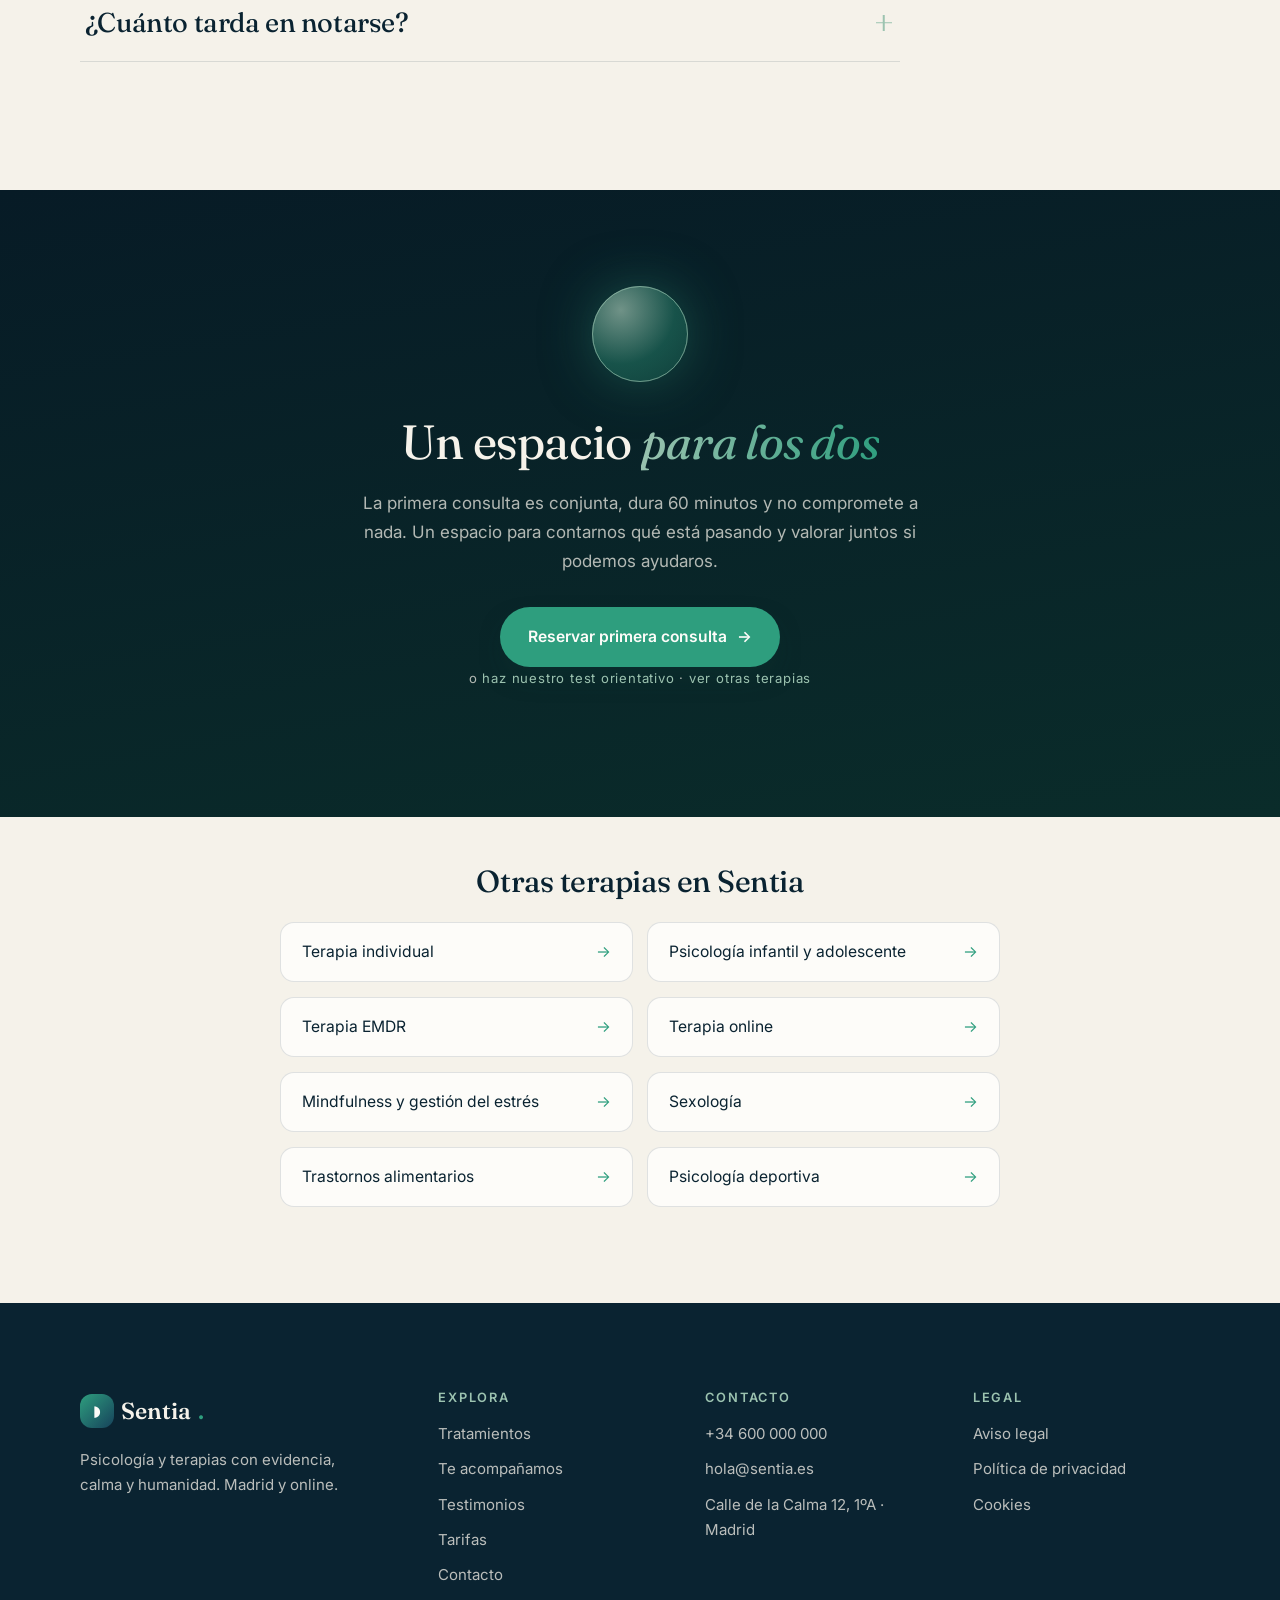
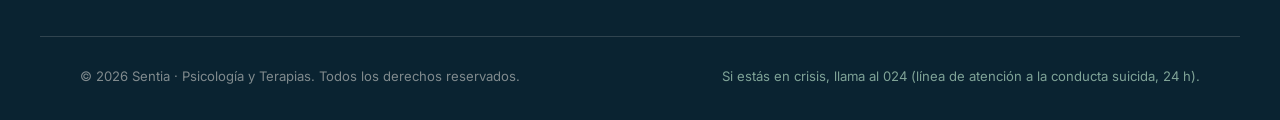
<file: terapias/pareja.html>
<!DOCTYPE html>
<html lang="es">
<head>
  <meta charset="UTF-8">
  <meta name="viewport" content="width=device-width, initial-scale=1.0">
  <title>Terapia de pareja · Sentia</title>
  <link rel="icon" href="../assets/img/favicon.svg" type="image/svg+xml">
  <meta name="theme-color" content="#0a2331">
  <meta name="description" content="Un espacio donde los dos podéis hablar sin ganar la discusión. Recuperar la comunicación, la complicidad y decidir juntos hacia dónde vais.">

  <link rel="preconnect" href="https://fonts.googleapis.com">
  <link rel="preconnect" href="https://fonts.gstatic.com" crossorigin>
  <link href="https://fonts.googleapis.com/css2?family=Fraunces:ital,opsz,wght@0,9..144,300..700;1,9..144,300..700&family=Inter:wght@400;500;600&display=swap" rel="stylesheet">

  <link rel="stylesheet" href="../styles.css?v=20260820">

  <script defer src="../lib/gsap.min.js"></script>
  <script defer src="../lib/ScrollTrigger.min.js"></script>
  <script defer src="../lib/manifest.js"></script>
  <script defer src="../main.js?v=20260722a"></script>
  <script defer src="../chat.js?v=20260820"></script>
</head>
<body>

  <a class="skip-link" href="#main">Saltar al contenido</a>

  <!-- ============ NAV (idéntico al home, rutas apuntando a ../) ============ -->
  <header class="nav" id="top">
    <div class="nav-inner">
      <a class="nav-logo" href="../index.html" aria-label="Sentia — inicio">
        <span class="nav-logo-mark" aria-hidden="true">◗</span>
        Sentia<em>.</em>
      </a>
      <nav class="nav-links" aria-label="Navegación principal">
        <div class="nav-item has-menu">
          <a href="../index.html#tratamientos" class="nav-trigger" aria-haspopup="true" aria-expanded="false">
            Tratamientos
            <svg class="nav-caret" viewBox="0 0 20 20" fill="none" stroke="currentColor" stroke-width="2" stroke-linecap="round" stroke-linejoin="round" aria-hidden="true"><path d="M5 8l5 5 5-5"/></svg>
          </a>
          <div class="nav-menu" role="menu">
            <div class="nav-menu-grid">
              <a role="menuitem" href="individual.html">
                <span class="nm-icon" aria-hidden="true"><svg viewBox="0 0 32 32" fill="none" stroke="currentColor" stroke-width="1.5" stroke-linecap="round" stroke-linejoin="round"><circle cx="16" cy="9" r="4.2"/><path d="M8 26c0-4.4 3.6-8 8-8s8 3.6 8 8"/><path d="M5 29h22"/></svg></span>
                <span class="nm-txt"><strong>Terapia individual</strong><small>Ansiedad, depresión, autoestima</small></span>
              </a>
              <a role="menuitem" href="pareja.html">
                <span class="nm-icon" aria-hidden="true"><svg viewBox="0 0 32 32" fill="none" stroke="currentColor" stroke-width="1.5" stroke-linecap="round" stroke-linejoin="round"><circle cx="12" cy="16" r="7.5"/><circle cx="20" cy="16" r="7.5"/></svg></span>
                <span class="nm-txt"><strong>Terapia de pareja</strong><small>Comunicación, conflictos, crisis</small></span>
              </a>
              <a role="menuitem" href="infantil.html">
                <span class="nm-icon" aria-hidden="true"><svg viewBox="0 0 32 32" fill="none" stroke="currentColor" stroke-width="1.5" stroke-linecap="round" stroke-linejoin="round"><path d="M16 28V13"/><path d="M16 17c-5 0-7-3-7-7 4 0 7 2.5 7 7z"/><path d="M16 14c4.4 0 6.2-2.6 6.2-6.2C18.4 7.8 16 10 16 14z"/></svg></span>
                <span class="nm-txt"><strong>Infantil y adolescente</strong><small>Emociones, conducta, familia</small></span>
              </a>
              <a role="menuitem" href="emdr.html">
                <span class="nm-icon" aria-hidden="true"><svg viewBox="0 0 32 32" fill="none" stroke="currentColor" stroke-width="1.5" stroke-linecap="round" stroke-linejoin="round"><path d="M3 16s5-7 13-7 13 7 13 7-5 7-13 7S3 16 3 16z"/><circle cx="16" cy="16" r="3.2"/></svg></span>
                <span class="nm-txt"><strong>EMDR</strong><small>Trauma y experiencias difíciles</small></span>
              </a>
              <a role="menuitem" href="online.html">
                <span class="nm-icon" aria-hidden="true"><svg viewBox="0 0 32 32" fill="none" stroke="currentColor" stroke-width="1.5" stroke-linecap="round" stroke-linejoin="round"><rect x="4" y="7" width="24" height="16" rx="2.5"/><path d="M12 27h8"/><path d="M13.5 15.5l5 2.5-5 2.5z"/></svg></span>
                <span class="nm-txt"><strong>Terapia online</strong><small>Desde donde estés</small></span>
              </a>
              <a role="menuitem" href="mindfulness.html">
                <span class="nm-icon" aria-hidden="true"><svg viewBox="0 0 32 32" fill="none" stroke="currentColor" stroke-width="1.5" stroke-linecap="round" stroke-linejoin="round"><circle cx="16" cy="16" r="3"/><path d="M9.5 22.5a9 9 0 010-13"/><path d="M22.5 9.5a9 9 0 010 13"/></svg></span>
                <span class="nm-txt"><strong>Mindfulness</strong><small>Estrés y gestión emocional</small></span>
              </a>
              <a role="menuitem" href="sexologia.html">
                <span class="nm-icon" aria-hidden="true"><svg viewBox="0 0 32 32" fill="none" stroke="currentColor" stroke-width="1.5" stroke-linecap="round" stroke-linejoin="round"><path d="M16 27S5 20 5 13.5A6 6 0 0116 10a6 6 0 0111 3.5C27 20 16 27 16 27z"/><path d="M10.5 16h3l2-3.2 2 6 2-2.8h2.5"/></svg></span>
                <span class="nm-txt"><strong>Sexología</strong><small>Deseo, dificultades, identidad</small></span>
              </a>
              <a role="menuitem" href="alimentacion.html">
                <span class="nm-icon" aria-hidden="true"><svg viewBox="0 0 32 32" fill="none" stroke="currentColor" stroke-width="1.5" stroke-linecap="round" stroke-linejoin="round"><circle cx="16" cy="16" r="11.5"/><path d="M16 22s-4.6-3-4.6-6.1A2.9 2.9 0 0116 14.3a2.9 2.9 0 014.6-.4c0 3.1-4.6 8.1-4.6 8.1z"/></svg></span>
                <span class="nm-txt"><strong>T. alimentarios</strong><small>Anorexia, bulimia, atracones</small></span>
              </a>
              <a role="menuitem" href="deportiva.html">
                <span class="nm-icon" aria-hidden="true"><svg viewBox="0 0 32 32" fill="none" stroke="currentColor" stroke-width="1.5" stroke-linecap="round" stroke-linejoin="round"><circle cx="16" cy="19" r="9.5"/><path d="M16 19v-5.5"/><path d="M12.5 4h7"/><path d="M16 4v5.5"/></svg></span>
                <span class="nm-txt"><strong>Deportiva</strong><small>Presión, lesión, motivación</small></span>
              </a>
            </div>
            <a class="nav-menu-foot" href="../index.html#tratamientos">Ver el resumen en la portada <span aria-hidden="true">→</span></a>
          </div>
        </div>
        <a href="../index.html#acompanamos">Te acompañamos</a>
        <a href="../index.html#testimonios">Testimonios</a>
        <a href="../index.html#tarifas">Tarifas</a>
        <a href="../index.html#contacto">Contacto</a>
      </nav>
      <a class="btn btn-nav" href="../index.html#contacto">Reservar consulta</a>
      <button class="nav-toggle" aria-label="Abrir menú" aria-expanded="false">
        <span></span><span></span>
      </button>
    </div>
  </header>

  <div class="mobile-menu" hidden>
    <details class="mm-group">
      <summary>Tratamientos<span class="mm-caret" aria-hidden="true">▾</span></summary>
      <div class="mm-sub">
        <a href="individual.html">Terapia individual</a>
        <a href="pareja.html">Terapia de pareja</a>
        <a href="infantil.html">Infantil y adolescente</a>
        <a href="emdr.html">EMDR</a>
        <a href="online.html">Terapia online</a>
        <a href="mindfulness.html">Mindfulness</a>
        <a href="sexologia.html">Sexología</a>
        <a href="alimentacion.html">Trastornos alimentarios</a>
        <a href="deportiva.html">Deportiva</a>
      </div>
    </details>
    <a href="../index.html#acompanamos">Te acompañamos</a>
    <a href="../index.html#testimonios">Testimonios</a>
    <a href="../index.html#tarifas">Tarifas</a>
    <a href="../index.html#contacto">Contacto</a>
    <a class="btn btn-solid" href="../index.html#contacto">Reservar consulta</a>
  </div>

  <main id="main">

    <!-- ============ HERO DE FICHA ============ -->
    <section class="thero">
      <div class="hero-field" aria-hidden="true">
        <span class="aurora aurora-1"></span>
        <span class="aurora aurora-2"></span>
        <span class="aurora aurora-3"></span>
      </div>
      <div class="hero-grain" aria-hidden="true"></div>

      <div class="thero-inner">
        <div class="thero-copy">
          <p class="thero-crumbs">
            <a href="../index.html">Sentia</a>
            <svg viewBox="0 0 24 24" fill="none" stroke="currentColor" stroke-width="2"><path d="M9 6l6 6-6 6"/></svg>
            <a href="../index.html#tratamientos">Tratamientos</a>
            <svg viewBox="0 0 24 24" fill="none" stroke="currentColor" stroke-width="2"><path d="M9 6l6 6-6 6"/></svg>
            <span>Terapia de pareja</span>
          </p>
          <h1>Terapia <em>de pareja</em></h1>
          <p class="thero-lead">Un espacio donde los dos podéis hablar sin ganar la discusión. Recuperar la comunicación, la complicidad y decidir juntos hacia dónde vais.</p>
          <div class="thero-cta">
            <a class="btn btn-solid magnetic" href="../index.html#contacto">Pedir primera consulta<span class="btn-arrow" aria-hidden="true">→</span></a>
            <a class="btn btn-ghost magnetic" href="#como-trabajamos">Cómo trabajamos</a>
          </div>
          <ul class="thero-badges">
            <li><svg viewBox="0 0 24 24" fill="none" stroke="currentColor" stroke-width="1.6" stroke-linecap="round" stroke-linejoin="round"><circle cx="12" cy="12" r="9"/><path d="M12 7v5l3 2"/></svg><span>75 minutos</span></li>
            <li><svg viewBox="0 0 24 24" fill="none" stroke="currentColor" stroke-width="1.6" stroke-linecap="round" stroke-linejoin="round"><path d="M12 21s-7-6-7-12a7 7 0 1114 0c0 6-7 12-7 12z"/><circle cx="12" cy="9" r="2.5"/></svg><span>Presencial y online</span></li>
            <li><svg viewBox="0 0 24 24" fill="none" stroke="currentColor" stroke-width="1.6" stroke-linecap="round" stroke-linejoin="round"><circle cx="9" cy="9" r="3.5"/><path d="M2.5 21c0-3.6 2.9-6.5 6.5-6.5s6.5 2.9 6.5 6.5"/><path d="M17 4a3.5 3.5 0 010 7M21.5 21c0-2.6-1.5-4.8-3.7-5.8"/></svg><span>Dos personas</span></li>
            <li><svg viewBox="0 0 24 24" fill="none" stroke="currentColor" stroke-width="1.6" stroke-linecap="round" stroke-linejoin="round"><path d="M12 3l8 3v6c0 4.5-3.4 8.4-8 9-4.6-.6-8-4.5-8-9V6l8-3z"/></svg><span>Neutral</span></li>
          </ul>
        </div>

        <div class="thero-media">
          <figure>
            <img src="../assets/img/terapia-pareja.webp" alt="Pareja sentada de espaldas, muy cerca el uno del otro, frente a un lago rodeado de bosque — imagen que evoca cercanía y complicidad" width="900" height="1125" fetchpriority="high">
          </figure>
          <div class="thero-quote">
            Llegamos pensando en separarnos. Salimos entendiéndonos por primera vez en años.
            <small>Marta y David · 5 meses de proceso</small>
          </div>
        </div>
      </div>
    </section>

    <!-- ============ CUÁNDO PUEDE AYUDARTE ============ -->
    <section class="tsection tsignals">
      <div class="container">
        <div class="tsection-head reveal">
          <h2>Cuándo es momento <em>de pedir ayuda</em></h2>
          <p class="tsection-lead">No hay que esperar a la ruptura para venir a terapia de pareja. Cuanto antes lleguéis, más margen hay para reconstruir sin arrasar lo bueno.</p>
        </div>
        <div class="tsignals-grid">
          <article class="tsignal reveal">
            <span class="tsignal-tick" aria-hidden="true"><svg viewBox="0 0 24 24" fill="none" stroke="currentColor" stroke-width="2.4" stroke-linecap="round" stroke-linejoin="round"><path d="M5 13l4 4 10-10"/></svg></span>
            <p>Discutís por lo mismo una y otra vez, y ya nadie recuerda cómo empezó.</p>
          </article>
          <article class="tsignal reveal">
            <span class="tsignal-tick" aria-hidden="true"><svg viewBox="0 0 24 24" fill="none" stroke="currentColor" stroke-width="2.4" stroke-linecap="round" stroke-linejoin="round"><path d="M5 13l4 4 10-10"/></svg></span>
            <p>Habéis dejado de hablar de las cosas importantes por miedo a la pelea.</p>
          </article>
          <article class="tsignal reveal">
            <span class="tsignal-tick" aria-hidden="true"><svg viewBox="0 0 24 24" fill="none" stroke="currentColor" stroke-width="2.4" stroke-linecap="round" stroke-linejoin="round"><path d="M5 13l4 4 10-10"/></svg></span>
            <p>Hay una infidelidad, real o emocional, y no sabéis cómo seguir a partir de aquí.</p>
          </article>
          <article class="tsignal reveal">
            <span class="tsignal-tick" aria-hidden="true"><svg viewBox="0 0 24 24" fill="none" stroke="currentColor" stroke-width="2.4" stroke-linecap="round" stroke-linejoin="round"><path d="M5 13l4 4 10-10"/></svg></span>
            <p>La intimidad y el deseo se han apagado y ninguno de los dos sabe cómo abrirlo.</p>
          </article>
          <article class="tsignal reveal">
            <span class="tsignal-tick" aria-hidden="true"><svg viewBox="0 0 24 24" fill="none" stroke="currentColor" stroke-width="2.4" stroke-linecap="round" stroke-linejoin="round"><path d="M5 13l4 4 10-10"/></svg></span>
            <p>Os planteáis separaros pero queréis intentarlo antes con ayuda profesional.</p>
          </article>
          <article class="tsignal reveal">
            <span class="tsignal-tick" aria-hidden="true"><svg viewBox="0 0 24 24" fill="none" stroke="currentColor" stroke-width="2.4" stroke-linecap="round" stroke-linejoin="round"><path d="M5 13l4 4 10-10"/></svg></span>
            <p>Estáis en un momento vital nuevo — hijos, mudanza, duelo, jubilación — y no os encontráis.</p>
          </article>
        </div>
      </div>
    </section>

    <!-- ============ CÓMO TRABAJAMOS ============ -->
    <section class="tsection tprocess" id="como-trabajamos">
      <div class="container">
        <div class="tsection-head reveal">
          <h2>Cómo trabajamos, <em>paso a paso</em></h2>
          <p class="tsection-lead">El terapeuta no toma partido. Su trabajo es que los dos podáis hablar y ser escuchados, y que las decisiones importantes las toméis vosotros con más claridad.</p>
        </div>
        <div class="tsteps">
          <article class="tstep reveal">
            <span class="tstep-icon" aria-hidden="true"><svg viewBox="0 0 32 32" fill="none" stroke="currentColor" stroke-width="1.6" stroke-linecap="round" stroke-linejoin="round"><path d="M9 12a7 7 0 1114 0v5a3 3 0 01-3 3h-1v-8"/><path d="M9 12v8a2 2 0 002 2h1v-8H9z"/></svg></span>
            <h3>Sesión inicial conjunta</h3>
            <p>Los dos contáis vuestra versión. El terapeuta escucha, mapea la dinámica y os devuelve una lectura honesta de lo que ve.</p>
          </article>
          <article class="tstep reveal">
            <span class="tstep-icon" aria-hidden="true"><svg viewBox="0 0 32 32" fill="none" stroke="currentColor" stroke-width="1.6" stroke-linecap="round" stroke-linejoin="round"><path d="M7 6h14l3 3v17H7z"/><path d="M11 13h10M11 17h10M11 21h6"/></svg></span>
            <h3>Sesiones individuales</h3>
            <p>Una sesión con cada uno por separado. Sirve para conocer a cada persona, sus expectativas y aquello que quizá no se atreve a decir delante del otro.</p>
          </article>
          <article class="tstep reveal">
            <span class="tstep-icon" aria-hidden="true"><svg viewBox="0 0 32 32" fill="none" stroke="currentColor" stroke-width="1.6" stroke-linecap="round" stroke-linejoin="round"><path d="M13 19l-3 3a4 4 0 01-6-6l3-3M19 13l3-3a4 4 0 016 6l-3 3"/><path d="M12 20l8-8"/></svg></span>
            <h3>Trabajo en pareja</h3>
            <p>Sesiones conjuntas cada 2 semanas. Trabajamos comunicación, reparación de heridas, negociación de acuerdos y recuperación del vínculo cuando lo hay.</p>
          </article>
          <article class="tstep reveal">
            <span class="tstep-icon" aria-hidden="true"><svg viewBox="0 0 32 32" fill="none" stroke="currentColor" stroke-width="1.6" stroke-linecap="round" stroke-linejoin="round"><path d="M5 20l5 5L27 8"/><path d="M16 5v4M22 6l-2 3M10 6l2 3"/></svg></span>
            <h3>Cierre o decisión</h3>
            <p>El objetivo no siempre es seguir juntos. A veces es separarse bien. En ambos casos, os acompañamos hasta que estéis en un punto sostenible.</p>
          </article>
        </div>
      </div>
    </section>

    <!-- ============ EN QUÉ CONSISTE ============ -->
    <section class="tsection tsession">
      <div class="container tsession-grid">
        <figure class="reveal">
          <img src="../assets/img/calma.webp" alt="Bosque de pinos entre la niebla, en tonos verdes serenos" loading="lazy">
        </figure>
        <div class="tsession-copy reveal">
          <h2>En qué consiste <em>una sesión</em></h2>
          <p>Sesiones de 75 minutos, normalmente cada dos semanas. Un poco más largas que la terapia individual porque hay dos personas hablando y necesitamos margen para que ambas se sientan escuchadas.</p>
          <p>Trabajamos con Terapia Focalizada en las Emociones (TFE) y con el modelo Gottman, dos de los enfoques con más evidencia para parejas. Nada de dramatismos ni tomas de partido: el terapeuta es un guía neutral que os ayuda a hablar sin haceros daño.</p>
          <span class="tsession-pill"><svg viewBox="0 0 24 24" fill="none" stroke="currentColor" stroke-width="1.6" stroke-linecap="round" stroke-linejoin="round"><path d="M12 3l8 3v6c0 4.5-3.4 8.4-8 9-4.6-.6-8-4.5-8-9V6l8-3z"/></svg><span>Los individuales son confidenciales: lo que nos cuentas a solas no vuelve a la sesión conjunta salvo que tú quieras.</span></span>
        </div>
      </div>
    </section>

    <!-- ============ QUÉ NO ES ============ -->
    <section class="tsection tnot">
      <div class="container">
        <div class="tsection-head reveal">
          <h2>Qué <em>no es</em> la terapia de pareja</h2>
          <p class="tsection-lead">Aclaramos las expectativas más habituales — para bien y para mal.</p>
        </div>
        <div class="tnot-grid">
          <div class="tnot-item reveal">
            <span class="tnot-x" aria-hidden="true"><svg viewBox="0 0 24 24" fill="none" stroke="currentColor" stroke-width="2.2" stroke-linecap="round"><path d="M6 6l12 12M18 6L6 18"/></svg></span>
            <p><strong>No es un juicio.</strong> El terapeuta no decide quién tiene razón. Ayuda a los dos a entender qué está pasando y a decidir con más claridad.</p>
          </div>
          <div class="tnot-item reveal">
            <span class="tnot-x" aria-hidden="true"><svg viewBox="0 0 24 24" fill="none" stroke="currentColor" stroke-width="2.2" stroke-linecap="round"><path d="M6 6l12 12M18 6L6 18"/></svg></span>
            <p><strong>No siempre acaba en seguir juntos.</strong> A veces la mejor decisión es separarse. Trabajamos también para que esa separación se haga con el menor daño posible, sobre todo si hay hijos.</p>
          </div>
          <div class="tnot-item reveal">
            <span class="tnot-x" aria-hidden="true"><svg viewBox="0 0 24 24" fill="none" stroke="currentColor" stroke-width="2.2" stroke-linecap="round"><path d="M6 6l12 12M18 6L6 18"/></svg></span>
            <p><strong>No sirve si hay violencia activa.</strong> Cuando hay maltrato físico, psicológico o económico, la terapia de pareja no está indicada. Te ayudamos a orientarte hacia los recursos adecuados.</p>
          </div>
          <div class="tnot-item reveal">
            <span class="tnot-x" aria-hidden="true"><svg viewBox="0 0 24 24" fill="none" stroke="currentColor" stroke-width="2.2" stroke-linecap="round"><path d="M6 6l12 12M18 6L6 18"/></svg></span>
            <p><strong>No es un plan rápido.</strong> Reconstruir un vínculo lleva meses. Si prometemos milagros en 4 sesiones, desconfía.</p>
          </div>
        </div>
      </div>
    </section>

    <!-- ============ DATOS PRÁCTICOS ============ -->
    <section class="tfacts">
      <div class="container">
        <div class="tfacts-grid">
          <div class="tfact reveal">
            <span class="tfact-label">Duración de sesión</span>
            <span class="tfact-value">75 min</span>
            
          </div>
          <div class="tfact reveal">
            <span class="tfact-label">Frecuencia</span>
            <span class="tfact-value">1 cada 2 semanas</span>
            <small>semanal en momentos críticos</small>
          </div>
          <div class="tfact reveal">
            <span class="tfact-label">Duración del proceso</span>
            <span class="tfact-value">4 a 8 meses</span>
            <small>orientativo</small>
          </div>
          <div class="tfact reveal">
            <span class="tfact-label">Modalidad</span>
            <span class="tfact-value">Presencial u online</span>
            <small>podéis conectaros por separado</small>
          </div>
        </div>
      </div>
    </section>

    <!-- ============ FAQ ============ -->
    <section class="tsection tfaq">
      <div class="container">
        <div class="tsection-head reveal">
          <h2>Preguntas <em>frecuentes</em></h2>
          <p class="tsection-lead">Lo que más nos preguntáis sobre esta terapia. Si no encuentras tu duda, escríbenos y te respondemos personalmente.</p>
        </div>
        <div class="accordion" role="list">
          <details class="acc-item">
            <summary><h3>¿Puedo venir yo solo si mi pareja no quiere?</h3><span class="acc-plus" aria-hidden="true"></span></summary>
            <div class="acc-body"><p>Sí. Trabajar tu parte de la dinámica ya cambia la ecuación de la pareja. Muchas personas empiezan solas y su pareja se suma después.</p></div>
          </details>
          <details class="acc-item">
            <summary><h3>¿Qué pasa si uno de los dos ha sido infiel?</h3><span class="acc-plus" aria-hidden="true"></span></summary>
            <div class="acc-body"><p>Se puede reconstruir, pero requiere honestidad total, tiempo y trabajo. En la primera sesión valoramos si hay condiciones y os explicamos el proceso concreto.</p></div>
          </details>
          <details class="acc-item">
            <summary><h3>¿Y si acabamos separándonos igualmente?</h3><span class="acc-plus" aria-hidden="true"></span></summary>
            <div class="acc-body"><p>A veces esa es la mejor decisión. Nuestro trabajo es que esa separación se haga con el menor daño posible — para vosotros y para los hijos si los hay.</p></div>
          </details>
          <details class="acc-item">
            <summary><h3>¿Tenéis que asistir siempre los dos?</h3><span class="acc-plus" aria-hidden="true"></span></summary>
            <div class="acc-body"><p>Alternamos sesiones conjuntas con sesiones individuales para cada uno. En algún momento puntual puede venir solo uno, pero el grueso del trabajo requiere a los dos.</p></div>
          </details>
          <details class="acc-item">
            <summary><h3>¿Cuánto tarda en notarse?</h3><span class="acc-plus" aria-hidden="true"></span></summary>
            <div class="acc-body"><p>Hay parejas que en 4 o 5 sesiones ya notan un cambio importante en cómo se hablan. La consolidación real suele llegar entre el mes 3 y el 6.</p></div>
          </details>
        </div>
      </div>
    </section>

    <!-- ============ CTA FINAL ============ -->
    <section class="tcta">
      <div class="container">
        <div class="tcta-orb" aria-hidden="true"></div>
        <h2>Un espacio <em>para los dos</em></h2>
        <p>La primera consulta es conjunta, dura 60 minutos y no compromete a nada. Un espacio para contarnos qué está pasando y valorar juntos si podemos ayudaros.</p>
        <a class="btn btn-solid magnetic" href="../index.html#contacto">Reservar primera consulta<span class="btn-arrow" aria-hidden="true">→</span></a>
        <p class="tcta-links">o <a href="../index.html#test">haz nuestro test orientativo</a> · <a href="../index.html#tratamientos">ver otras terapias</a></p>
      </div>
    </section>

    <!-- ============ OTRAS TERAPIAS ============ -->
    <section class="tother">
      <div class="container">
        <div class="tsection-head" style="text-align:center; margin: 0 auto 1.5rem;">
          <h2 style="font-size: clamp(1.4rem, 2.4vw, 1.9rem); margin-bottom: 0.4rem;">Otras terapias en Sentia</h2>
        </div>
        <div class="tother-list">
          <a href="individual.html">Terapia individual <span aria-hidden="true">→</span></a>
          <a href="infantil.html">Psicología infantil y adolescente <span aria-hidden="true">→</span></a>
          <a href="emdr.html">Terapia EMDR <span aria-hidden="true">→</span></a>
          <a href="online.html">Terapia online <span aria-hidden="true">→</span></a>
          <a href="mindfulness.html">Mindfulness y gestión del estrés <span aria-hidden="true">→</span></a>
          <a href="sexologia.html">Sexología <span aria-hidden="true">→</span></a>
          <a href="alimentacion.html">Trastornos alimentarios <span aria-hidden="true">→</span></a>
          <a href="deportiva.html">Psicología deportiva <span aria-hidden="true">→</span></a>
        </div>
      </div>
    </section>

  </main>

  <!-- ============ FOOTER (idéntico al home) ============ -->
  <footer class="footer">
    <div class="container footer-grid">
      <div class="footer-brand">
        <a class="nav-logo footer-logo" href="../index.html"><span class="nav-logo-mark" aria-hidden="true">◗</span>Sentia<em>.</em></a>
        <p>Psicología y terapias con evidencia, calma y humanidad. Madrid y online.</p>
      </div>
      <nav class="footer-col" aria-label="Enlaces del sitio">
        <h4>Explora</h4>
        <a href="../index.html#tratamientos">Tratamientos</a>
        <a href="../index.html#acompanamos">Te acompañamos</a>
        <a href="../index.html#testimonios">Testimonios</a>
        <a href="../index.html#tarifas">Tarifas</a>
        <a href="../index.html#contacto">Contacto</a>
      </nav>
      <div class="footer-col">
        <h4>Contacto</h4>
        <a href="tel:+34600000000">+34 600 000 000</a>
        <a href="mailto:hola@sentia.es">hola@sentia.es</a>
        <p>Calle de la Calma 12, 1ºA · Madrid</p>
      </div>
      <div class="footer-col">
        <h4>Legal</h4>
        <a href="../legal/aviso-legal.html">Aviso legal</a>
        <a href="../legal/privacidad.html">Política de privacidad</a>
        <a href="../legal/cookies.html">Cookies</a>
      </div>
    </div>
    <div class="container footer-bottom">
      <p>© 2026 Sentia · Psicología y Terapias. Todos los derechos reservados.</p>
      <p class="footer-note">Si estás en crisis, llama al 024 (línea de atención a la conducta suicida, 24 h).</p>
    </div>
  </footer>

</body>
</html>
</file>
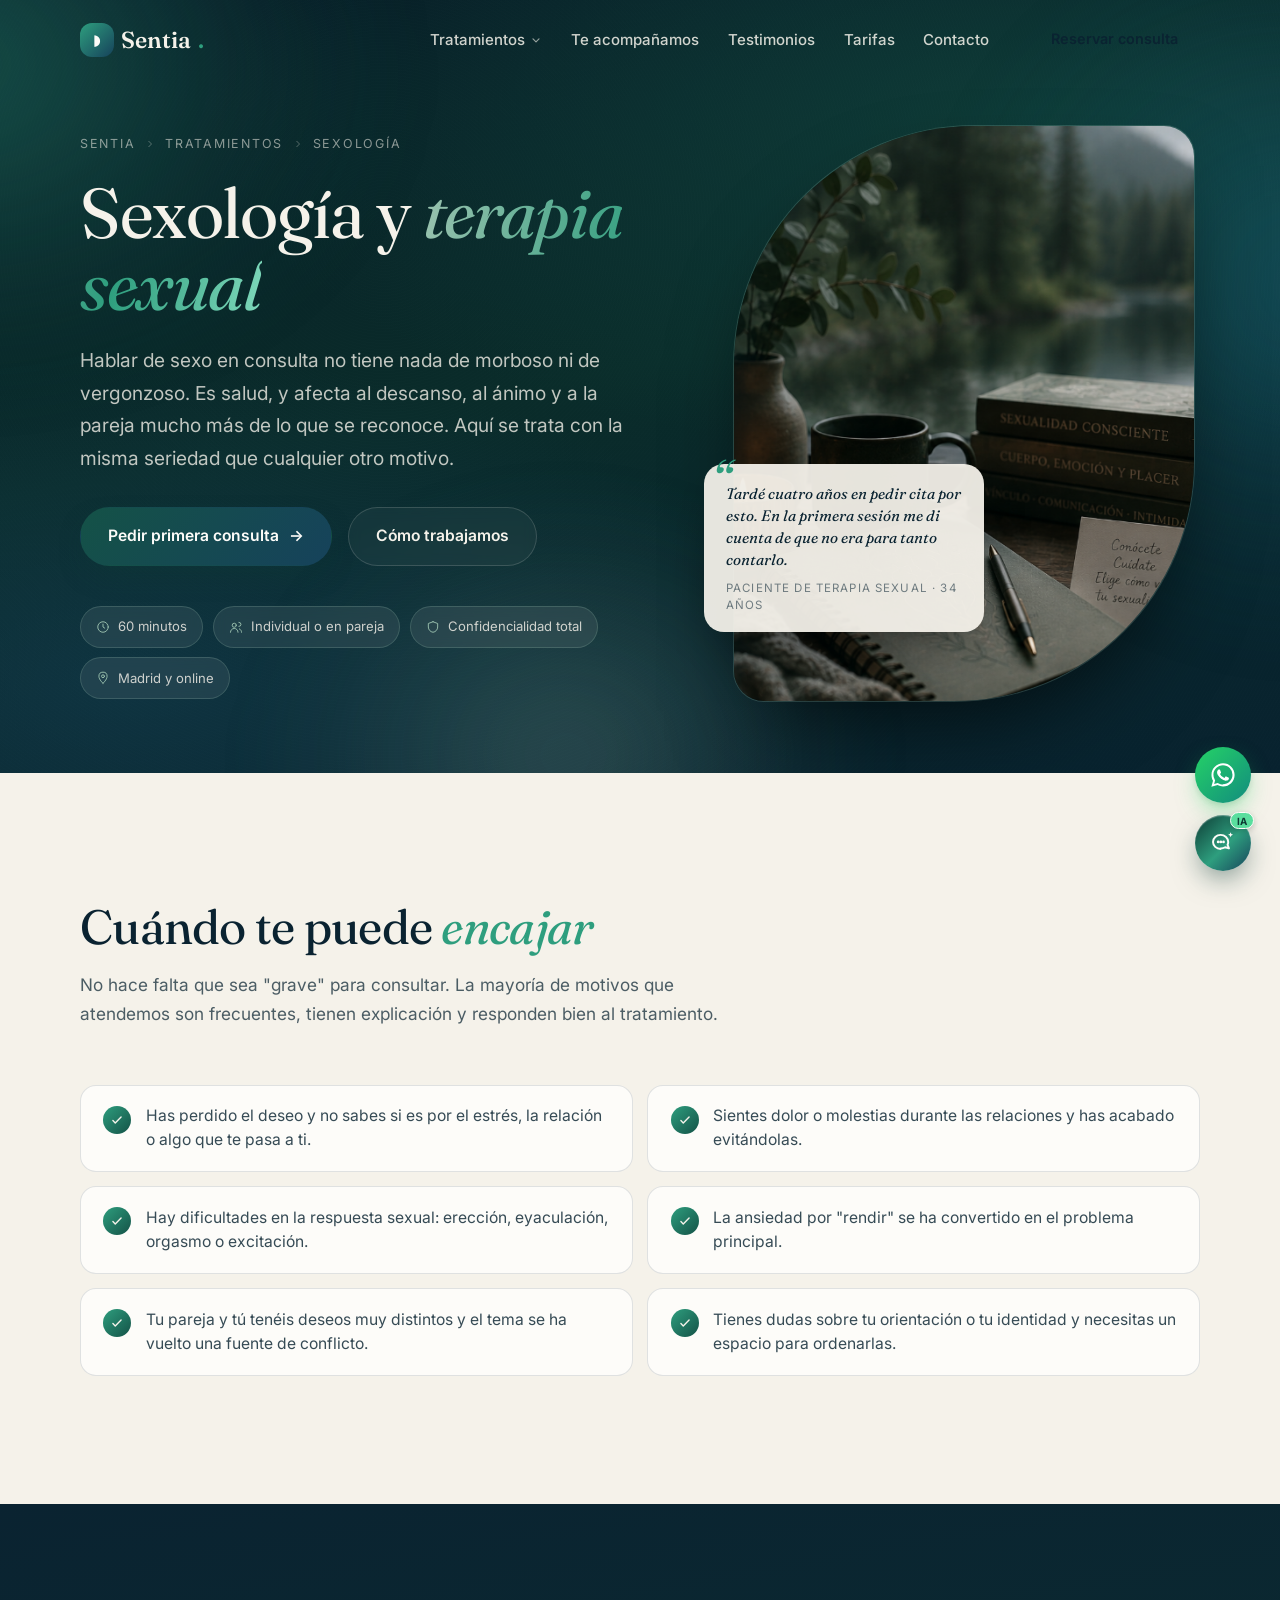
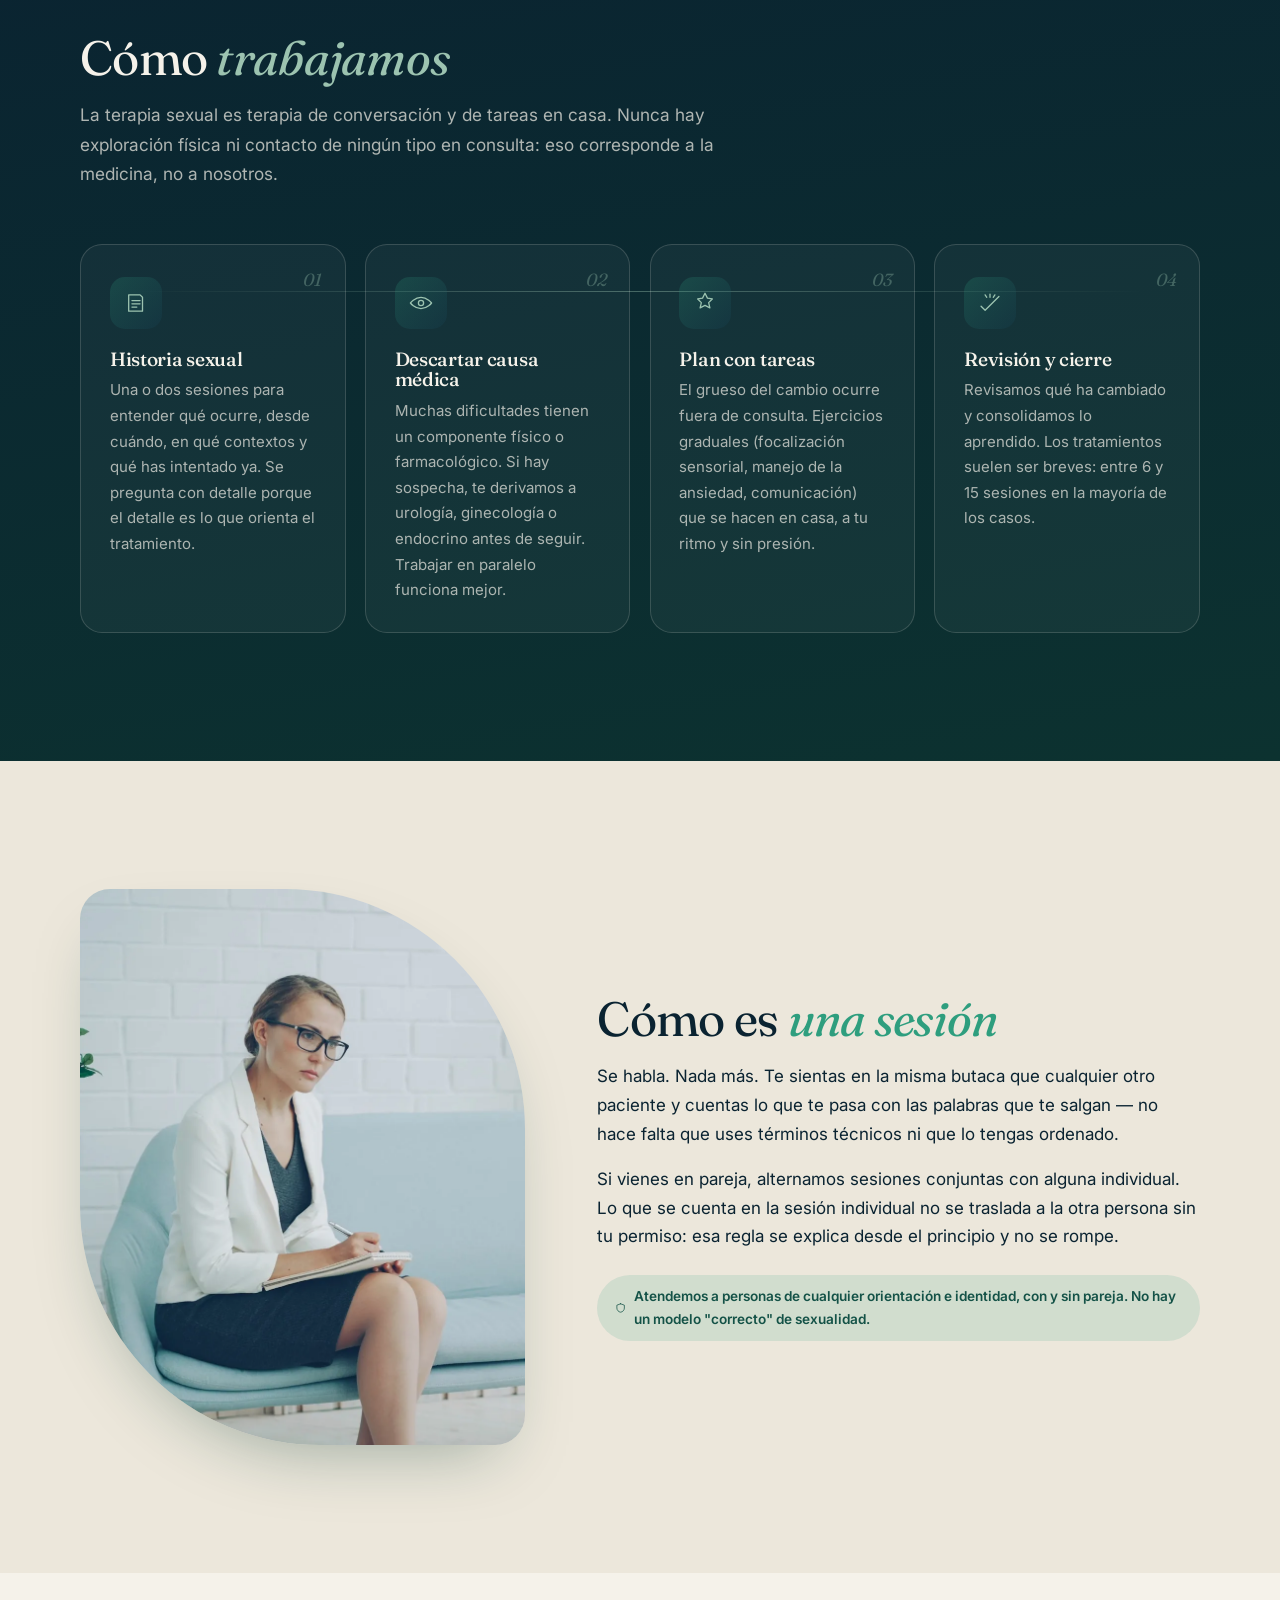
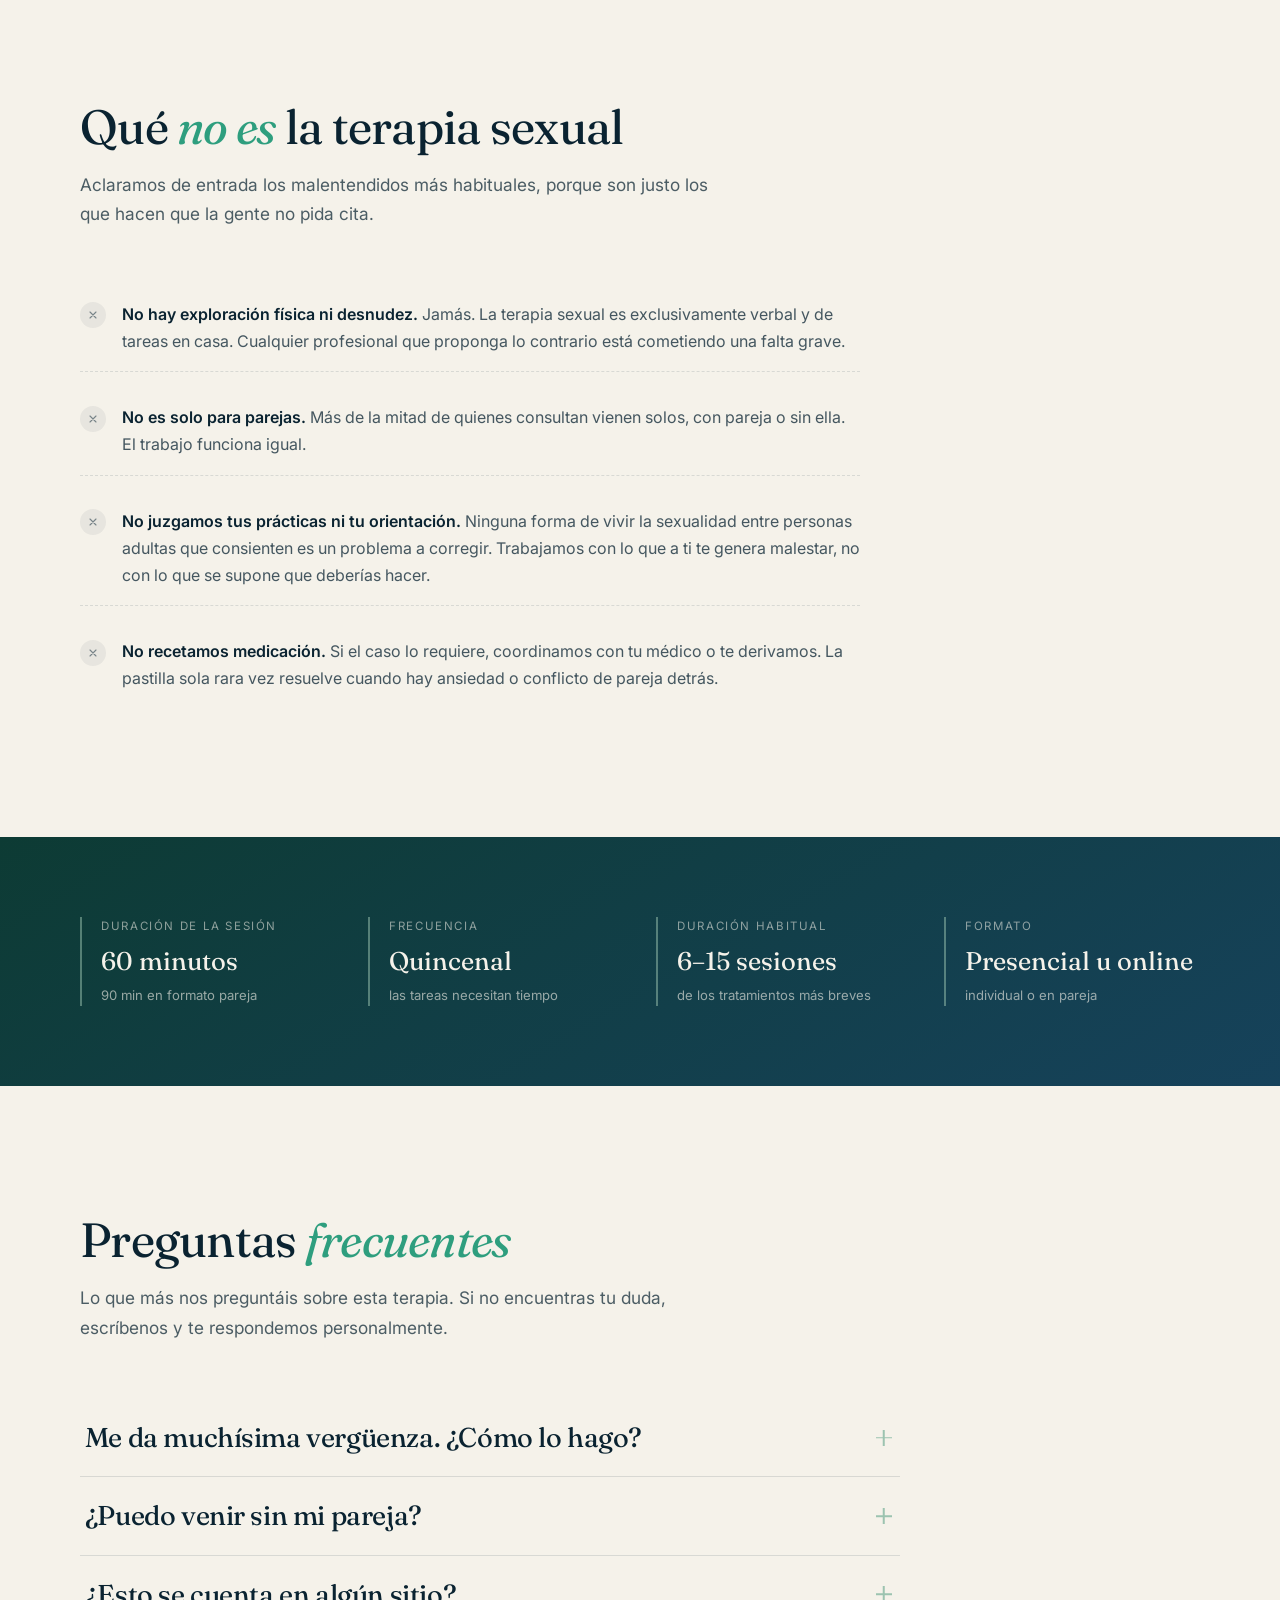
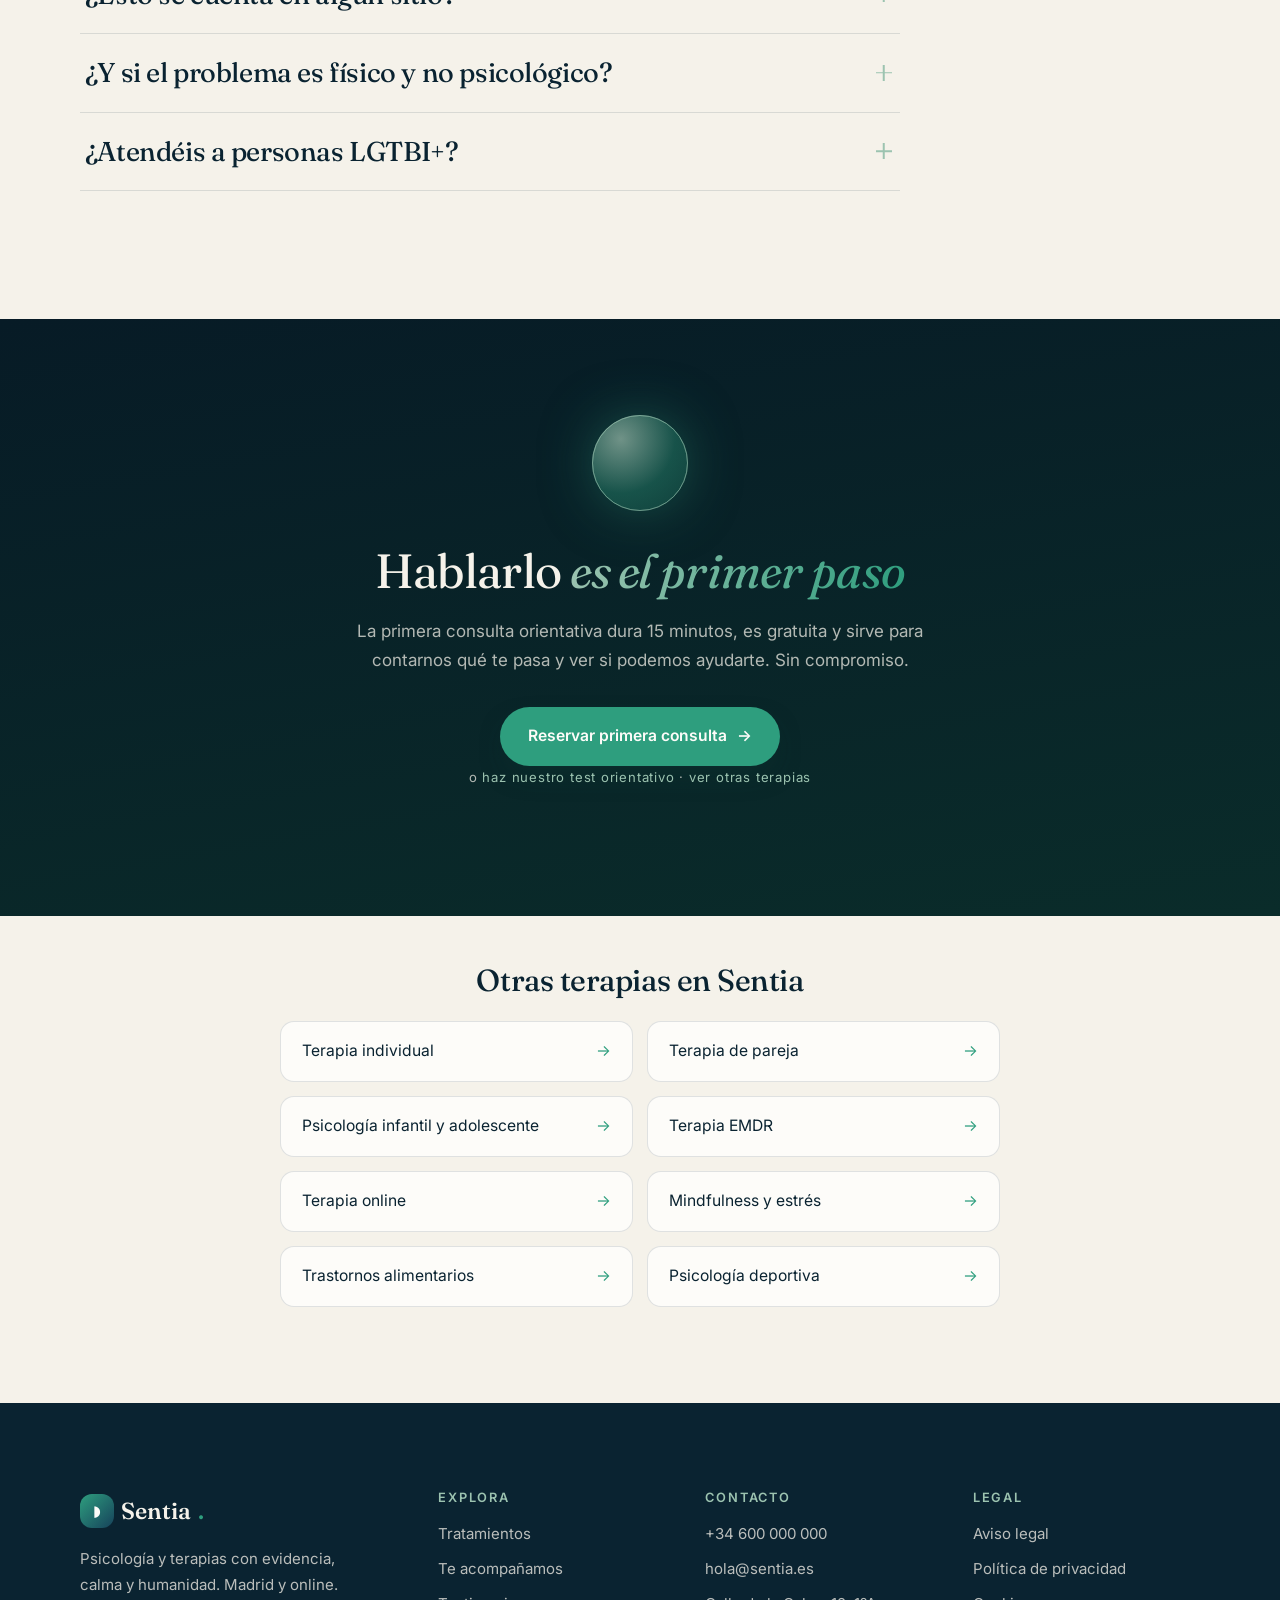
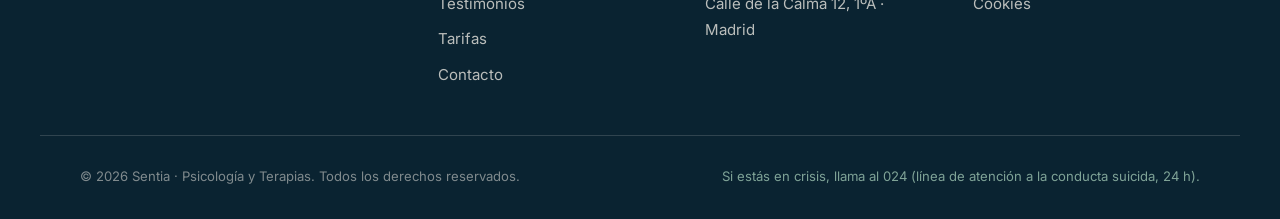
<file: terapias/sexologia.html>
<!DOCTYPE html>
<html lang="es">
<head>
  <meta charset="UTF-8">
  <meta name="viewport" content="width=device-width, initial-scale=1.0">
  <title>Sexología y terapia sexual · Sentia</title>
  <link rel="icon" href="../assets/img/favicon.svg" type="image/svg+xml">
  <meta name="theme-color" content="#0a2331">
  <meta name="description" content="Terapia sexual con rigor clínico y sin tabúes: deseo, dolor, dificultades en la respuesta sexual, identidad y orientación. Atención individual y en pareja, en Madrid y online.">

  <link rel="preconnect" href="https://fonts.googleapis.com">
  <link rel="preconnect" href="https://fonts.gstatic.com" crossorigin>
  <link href="https://fonts.googleapis.com/css2?family=Fraunces:ital,opsz,wght@0,9..144,300..700;1,9..144,300..700&family=Inter:wght@400;500;600&display=swap" rel="stylesheet">

  <link rel="stylesheet" href="../styles.css?v=20260820">

  <script defer src="../lib/gsap.min.js"></script>
  <script defer src="../lib/ScrollTrigger.min.js"></script>
  <script defer src="../lib/manifest.js"></script>
  <script defer src="../main.js?v=20260722a"></script>
  <script defer src="../chat.js?v=20260820"></script>
</head>
<body>

  <a class="skip-link" href="#main">Saltar al contenido</a>

  <!-- ============ NAV (idéntico al home, rutas apuntando a ../) ============ -->
  <header class="nav" id="top">
    <div class="nav-inner">
      <a class="nav-logo" href="../index.html" aria-label="Sentia — inicio">
        <span class="nav-logo-mark" aria-hidden="true">◗</span>
        Sentia<em>.</em>
      </a>
      <nav class="nav-links" aria-label="Navegación principal">
        <div class="nav-item has-menu">
          <a href="../index.html#tratamientos" class="nav-trigger" aria-haspopup="true" aria-expanded="false">
            Tratamientos
            <svg class="nav-caret" viewBox="0 0 20 20" fill="none" stroke="currentColor" stroke-width="2" stroke-linecap="round" stroke-linejoin="round" aria-hidden="true"><path d="M5 8l5 5 5-5"/></svg>
          </a>
          <div class="nav-menu" role="menu">
            <div class="nav-menu-grid">
              <a role="menuitem" href="individual.html">
                <span class="nm-icon" aria-hidden="true"><svg viewBox="0 0 32 32" fill="none" stroke="currentColor" stroke-width="1.5" stroke-linecap="round" stroke-linejoin="round"><circle cx="16" cy="9" r="4.2"/><path d="M8 26c0-4.4 3.6-8 8-8s8 3.6 8 8"/><path d="M5 29h22"/></svg></span>
                <span class="nm-txt"><strong>Terapia individual</strong><small>Ansiedad, depresión, autoestima</small></span>
              </a>
              <a role="menuitem" href="pareja.html">
                <span class="nm-icon" aria-hidden="true"><svg viewBox="0 0 32 32" fill="none" stroke="currentColor" stroke-width="1.5" stroke-linecap="round" stroke-linejoin="round"><circle cx="12" cy="16" r="7.5"/><circle cx="20" cy="16" r="7.5"/></svg></span>
                <span class="nm-txt"><strong>Terapia de pareja</strong><small>Comunicación, conflictos, crisis</small></span>
              </a>
              <a role="menuitem" href="infantil.html">
                <span class="nm-icon" aria-hidden="true"><svg viewBox="0 0 32 32" fill="none" stroke="currentColor" stroke-width="1.5" stroke-linecap="round" stroke-linejoin="round"><path d="M16 28V13"/><path d="M16 17c-5 0-7-3-7-7 4 0 7 2.5 7 7z"/><path d="M16 14c4.4 0 6.2-2.6 6.2-6.2C18.4 7.8 16 10 16 14z"/></svg></span>
                <span class="nm-txt"><strong>Infantil y adolescente</strong><small>Emociones, conducta, familia</small></span>
              </a>
              <a role="menuitem" href="emdr.html">
                <span class="nm-icon" aria-hidden="true"><svg viewBox="0 0 32 32" fill="none" stroke="currentColor" stroke-width="1.5" stroke-linecap="round" stroke-linejoin="round"><path d="M3 16s5-7 13-7 13 7 13 7-5 7-13 7S3 16 3 16z"/><circle cx="16" cy="16" r="3.2"/></svg></span>
                <span class="nm-txt"><strong>EMDR</strong><small>Trauma y experiencias difíciles</small></span>
              </a>
              <a role="menuitem" href="online.html">
                <span class="nm-icon" aria-hidden="true"><svg viewBox="0 0 32 32" fill="none" stroke="currentColor" stroke-width="1.5" stroke-linecap="round" stroke-linejoin="round"><rect x="4" y="7" width="24" height="16" rx="2.5"/><path d="M12 27h8"/><path d="M13.5 15.5l5 2.5-5 2.5z"/></svg></span>
                <span class="nm-txt"><strong>Terapia online</strong><small>Desde donde estés</small></span>
              </a>
              <a role="menuitem" href="mindfulness.html">
                <span class="nm-icon" aria-hidden="true"><svg viewBox="0 0 32 32" fill="none" stroke="currentColor" stroke-width="1.5" stroke-linecap="round" stroke-linejoin="round"><circle cx="16" cy="16" r="3"/><path d="M9.5 22.5a9 9 0 010-13"/><path d="M22.5 9.5a9 9 0 010 13"/></svg></span>
                <span class="nm-txt"><strong>Mindfulness</strong><small>Estrés y gestión emocional</small></span>
              </a>
              <a role="menuitem" href="sexologia.html">
                <span class="nm-icon" aria-hidden="true"><svg viewBox="0 0 32 32" fill="none" stroke="currentColor" stroke-width="1.5" stroke-linecap="round" stroke-linejoin="round"><path d="M16 27S5 20 5 13.5A6 6 0 0116 10a6 6 0 0111 3.5C27 20 16 27 16 27z"/><path d="M10.5 16h3l2-3.2 2 6 2-2.8h2.5"/></svg></span>
                <span class="nm-txt"><strong>Sexología</strong><small>Deseo, dificultades, identidad</small></span>
              </a>
              <a role="menuitem" href="alimentacion.html">
                <span class="nm-icon" aria-hidden="true"><svg viewBox="0 0 32 32" fill="none" stroke="currentColor" stroke-width="1.5" stroke-linecap="round" stroke-linejoin="round"><circle cx="16" cy="16" r="11.5"/><path d="M16 22s-4.6-3-4.6-6.1A2.9 2.9 0 0116 14.3a2.9 2.9 0 014.6-.4c0 3.1-4.6 8.1-4.6 8.1z"/></svg></span>
                <span class="nm-txt"><strong>T. alimentarios</strong><small>Anorexia, bulimia, atracones</small></span>
              </a>
              <a role="menuitem" href="deportiva.html">
                <span class="nm-icon" aria-hidden="true"><svg viewBox="0 0 32 32" fill="none" stroke="currentColor" stroke-width="1.5" stroke-linecap="round" stroke-linejoin="round"><circle cx="16" cy="19" r="9.5"/><path d="M16 19v-5.5"/><path d="M12.5 4h7"/><path d="M16 4v5.5"/></svg></span>
                <span class="nm-txt"><strong>Deportiva</strong><small>Presión, lesión, motivación</small></span>
              </a>
            </div>
            <a class="nav-menu-foot" href="../index.html#tratamientos">Ver el resumen en la portada <span aria-hidden="true">→</span></a>
          </div>
        </div>
        <a href="../index.html#acompanamos">Te acompañamos</a>
        <a href="../index.html#testimonios">Testimonios</a>
        <a href="../index.html#tarifas">Tarifas</a>
        <a href="../index.html#contacto">Contacto</a>
      </nav>
      <a class="btn btn-nav" href="../index.html#contacto">Reservar consulta</a>
      <button class="nav-toggle" aria-label="Abrir menú" aria-expanded="false">
        <span></span><span></span>
      </button>
    </div>
  </header>

  <div class="mobile-menu" hidden>
    <details class="mm-group">
      <summary>Tratamientos<span class="mm-caret" aria-hidden="true">▾</span></summary>
      <div class="mm-sub">
        <a href="individual.html">Terapia individual</a>
        <a href="pareja.html">Terapia de pareja</a>
        <a href="infantil.html">Infantil y adolescente</a>
        <a href="emdr.html">EMDR</a>
        <a href="online.html">Terapia online</a>
        <a href="mindfulness.html">Mindfulness</a>
        <a href="sexologia.html">Sexología</a>
        <a href="alimentacion.html">Trastornos alimentarios</a>
        <a href="deportiva.html">Deportiva</a>
      </div>
    </details>
    <a href="../index.html#acompanamos">Te acompañamos</a>
    <a href="../index.html#testimonios">Testimonios</a>
    <a href="../index.html#tarifas">Tarifas</a>
    <a href="../index.html#contacto">Contacto</a>
    <a class="btn btn-solid" href="../index.html#contacto">Reservar consulta</a>
  </div>

  <main id="main">

    <!-- ============ HERO DE FICHA ============ -->
    <section class="thero">
      <div class="hero-field" aria-hidden="true">
        <span class="aurora aurora-1"></span>
        <span class="aurora aurora-2"></span>
        <span class="aurora aurora-3"></span>
      </div>
      <div class="hero-grain" aria-hidden="true"></div>

      <div class="thero-inner">
        <div class="thero-copy">
          <p class="thero-crumbs">
            <a href="../index.html">Sentia</a>
            <svg viewBox="0 0 24 24" fill="none" stroke="currentColor" stroke-width="2"><path d="M9 6l6 6-6 6"/></svg>
            <a href="../index.html#tratamientos">Tratamientos</a>
            <svg viewBox="0 0 24 24" fill="none" stroke="currentColor" stroke-width="2"><path d="M9 6l6 6-6 6"/></svg>
            <span>Sexología</span>
          </p>
          <h1>Sexología y <em>terapia sexual</em></h1>
          <p class="thero-lead">Hablar de sexo en consulta no tiene nada de morboso ni de vergonzoso. Es salud, y afecta al descanso, al ánimo y a la pareja mucho más de lo que se reconoce. Aquí se trata con la misma seriedad que cualquier otro motivo.</p>
          <div class="thero-cta">
            <a class="btn btn-solid magnetic" href="../index.html#contacto">Pedir primera consulta<span class="btn-arrow" aria-hidden="true">→</span></a>
            <a class="btn btn-ghost magnetic" href="#como-trabajamos">Cómo trabajamos</a>
          </div>
          <ul class="thero-badges">
            <li><svg viewBox="0 0 24 24" fill="none" stroke="currentColor" stroke-width="1.6" stroke-linecap="round" stroke-linejoin="round"><circle cx="12" cy="12" r="9"/><path d="M12 7v5l3 2"/></svg><span>60 minutos</span></li>
            <li><svg viewBox="0 0 24 24" fill="none" stroke="currentColor" stroke-width="1.6" stroke-linecap="round" stroke-linejoin="round"><circle cx="9" cy="9" r="3.5"/><path d="M2.5 21c0-3.6 2.9-6.5 6.5-6.5s6.5 2.9 6.5 6.5"/><path d="M17 4a3.5 3.5 0 010 7M21.5 21c0-2.6-1.5-4.8-3.7-5.8"/></svg><span>Individual o en pareja</span></li>
            <li><svg viewBox="0 0 24 24" fill="none" stroke="currentColor" stroke-width="1.6" stroke-linecap="round" stroke-linejoin="round"><path d="M12 3l8 3v6c0 4.5-3.4 8.4-8 9-4.6-.6-8-4.5-8-9V6l8-3z"/></svg><span>Confidencialidad total</span></li>
            <li><svg viewBox="0 0 24 24" fill="none" stroke="currentColor" stroke-width="1.6" stroke-linecap="round" stroke-linejoin="round"><path d="M12 21s-7-6-7-12a7 7 0 1114 0c0 6-7 12-7 12z"/><circle cx="12" cy="9" r="2.5"/></svg><span>Madrid y online</span></li>
          </ul>
        </div>

        <div class="thero-media">
          <figure>
            <img src="../assets/img/terapia-sexologia.webp" alt="Libros de sexualidad consciente, cuaderno y taza sobre mesa junto a una ventana con vistas al bosque" width="900" height="1125" fetchpriority="high">
          </figure>
          <div class="thero-quote">
            Tardé cuatro años en pedir cita por esto. En la primera sesión me di cuenta de que no era para tanto contarlo.
            <small>Paciente de terapia sexual · 34 años</small>
          </div>
        </div>
      </div>
    </section>

    <!-- ============ CUÁNDO PUEDE AYUDARTE ============ -->
    <section class="tsection tsignals">
      <div class="container">
        <div class="tsection-head reveal">
          <h2>Cuándo te puede <em>encajar</em></h2>
          <p class="tsection-lead">No hace falta que sea "grave" para consultar. La mayoría de motivos que atendemos son frecuentes, tienen explicación y responden bien al tratamiento.</p>
        </div>
        <div class="tsignals-grid">
          <article class="tsignal reveal">
            <span class="tsignal-tick" aria-hidden="true"><svg viewBox="0 0 24 24" fill="none" stroke="currentColor" stroke-width="2.4" stroke-linecap="round" stroke-linejoin="round"><path d="M5 13l4 4 10-10"/></svg></span>
            <p>Has perdido el deseo y no sabes si es por el estrés, la relación o algo que te pasa a ti.</p>
          </article>
          <article class="tsignal reveal">
            <span class="tsignal-tick" aria-hidden="true"><svg viewBox="0 0 24 24" fill="none" stroke="currentColor" stroke-width="2.4" stroke-linecap="round" stroke-linejoin="round"><path d="M5 13l4 4 10-10"/></svg></span>
            <p>Sientes dolor o molestias durante las relaciones y has acabado evitándolas.</p>
          </article>
          <article class="tsignal reveal">
            <span class="tsignal-tick" aria-hidden="true"><svg viewBox="0 0 24 24" fill="none" stroke="currentColor" stroke-width="2.4" stroke-linecap="round" stroke-linejoin="round"><path d="M5 13l4 4 10-10"/></svg></span>
            <p>Hay dificultades en la respuesta sexual: erección, eyaculación, orgasmo o excitación.</p>
          </article>
          <article class="tsignal reveal">
            <span class="tsignal-tick" aria-hidden="true"><svg viewBox="0 0 24 24" fill="none" stroke="currentColor" stroke-width="2.4" stroke-linecap="round" stroke-linejoin="round"><path d="M5 13l4 4 10-10"/></svg></span>
            <p>La ansiedad por "rendir" se ha convertido en el problema principal.</p>
          </article>
          <article class="tsignal reveal">
            <span class="tsignal-tick" aria-hidden="true"><svg viewBox="0 0 24 24" fill="none" stroke="currentColor" stroke-width="2.4" stroke-linecap="round" stroke-linejoin="round"><path d="M5 13l4 4 10-10"/></svg></span>
            <p>Tu pareja y tú tenéis deseos muy distintos y el tema se ha vuelto una fuente de conflicto.</p>
          </article>
          <article class="tsignal reveal">
            <span class="tsignal-tick" aria-hidden="true"><svg viewBox="0 0 24 24" fill="none" stroke="currentColor" stroke-width="2.4" stroke-linecap="round" stroke-linejoin="round"><path d="M5 13l4 4 10-10"/></svg></span>
            <p>Tienes dudas sobre tu orientación o tu identidad y necesitas un espacio para ordenarlas.</p>
          </article>
        </div>
      </div>
    </section>

    <!-- ============ CÓMO TRABAJAMOS ============ -->
    <section class="tsection tprocess" id="como-trabajamos">
      <div class="container">
        <div class="tsection-head reveal">
          <h2>Cómo <em>trabajamos</em></h2>
          <p class="tsection-lead">La terapia sexual es terapia de conversación y de tareas en casa. Nunca hay exploración física ni contacto de ningún tipo en consulta: eso corresponde a la medicina, no a nosotros.</p>
        </div>
        <div class="tsteps">
          <article class="tstep reveal">
            <span class="tstep-icon" aria-hidden="true"><svg viewBox="0 0 32 32" fill="none" stroke="currentColor" stroke-width="1.6" stroke-linecap="round" stroke-linejoin="round"><path d="M7 6h14l3 3v17H7z"/><path d="M11 13h10M11 17h10M11 21h6"/></svg></span>
            <h3>Historia sexual</h3>
            <p>Una o dos sesiones para entender qué ocurre, desde cuándo, en qué contextos y qué has intentado ya. Se pregunta con detalle porque el detalle es lo que orienta el tratamiento.</p>
          </article>
          <article class="tstep reveal">
            <span class="tstep-icon" aria-hidden="true"><svg viewBox="0 0 32 32" fill="none" stroke="currentColor" stroke-width="1.6" stroke-linecap="round" stroke-linejoin="round"><path d="M3 16s5-7 13-7 13 7 13 7-5 7-13 7S3 16 3 16z"/><circle cx="16" cy="16" r="3.2"/></svg></span>
            <h3>Descartar causa médica</h3>
            <p>Muchas dificultades tienen un componente físico o farmacológico. Si hay sospecha, te derivamos a urología, ginecología o endocrino antes de seguir. Trabajar en paralelo funciona mejor.</p>
          </article>
          <article class="tstep reveal">
            <span class="tstep-icon" aria-hidden="true"><svg viewBox="0 0 32 32" fill="none" stroke="currentColor" stroke-width="1.6" stroke-linecap="round" stroke-linejoin="round"><path d="M16 4l3 6 6 1-4.5 4.5L22 22l-6-3-6 3 1.5-6.5L7 11l6-1z"/></svg></span>
            <h3>Plan con tareas</h3>
            <p>El grueso del cambio ocurre fuera de consulta. Ejercicios graduales (focalización sensorial, manejo de la ansiedad, comunicación) que se hacen en casa, a tu ritmo y sin presión.</p>
          </article>
          <article class="tstep reveal">
            <span class="tstep-icon" aria-hidden="true"><svg viewBox="0 0 32 32" fill="none" stroke="currentColor" stroke-width="1.6" stroke-linecap="round" stroke-linejoin="round"><path d="M5 20l5 5L27 8"/><path d="M16 5v4M22 6l-2 3M10 6l2 3"/></svg></span>
            <h3>Revisión y cierre</h3>
            <p>Revisamos qué ha cambiado y consolidamos lo aprendido. Los tratamientos suelen ser breves: entre 6 y 15 sesiones en la mayoría de los casos.</p>
          </article>
        </div>
      </div>
    </section>

    <!-- ============ EN QUÉ CONSISTE ============ -->
    <section class="tsection tsession">
      <div class="container tsession-grid">
        <figure class="reveal">
          <img src="../assets/img/equipo.webp" alt="Terapeuta tomando notas durante una sesión en la consulta" loading="lazy">
        </figure>
        <div class="tsession-copy reveal">
          <h2>Cómo es <em>una sesión</em></h2>
          <p>Se habla. Nada más. Te sientas en la misma butaca que cualquier otro paciente y cuentas lo que te pasa con las palabras que te salgan — no hace falta que uses términos técnicos ni que lo tengas ordenado.</p>
          <p>Si vienes en pareja, alternamos sesiones conjuntas con alguna individual. Lo que se cuenta en la sesión individual no se traslada a la otra persona sin tu permiso: esa regla se explica desde el principio y no se rompe.</p>
          <span class="tsession-pill"><svg viewBox="0 0 24 24" fill="none" stroke="currentColor" stroke-width="1.6" stroke-linecap="round" stroke-linejoin="round"><path d="M12 3l8 3v6c0 4.5-3.4 8.4-8 9-4.6-.6-8-4.5-8-9V6l8-3z"/></svg><span>Atendemos a personas de cualquier orientación e identidad, con y sin pareja. No hay un modelo "correcto" de sexualidad.</span></span>
        </div>
      </div>
    </section>

    <!-- ============ QUÉ NO ES ============ -->
    <section class="tsection tnot">
      <div class="container">
        <div class="tsection-head reveal">
          <h2>Qué <em>no es</em> la terapia sexual</h2>
          <p class="tsection-lead">Aclaramos de entrada los malentendidos más habituales, porque son justo los que hacen que la gente no pida cita.</p>
        </div>
        <div class="tnot-grid">
          <div class="tnot-item reveal">
            <span class="tnot-x" aria-hidden="true"><svg viewBox="0 0 24 24" fill="none" stroke="currentColor" stroke-width="2.2" stroke-linecap="round"><path d="M6 6l12 12M18 6L6 18"/></svg></span>
            <p><strong>No hay exploración física ni desnudez.</strong> Jamás. La terapia sexual es exclusivamente verbal y de tareas en casa. Cualquier profesional que proponga lo contrario está cometiendo una falta grave.</p>
          </div>
          <div class="tnot-item reveal">
            <span class="tnot-x" aria-hidden="true"><svg viewBox="0 0 24 24" fill="none" stroke="currentColor" stroke-width="2.2" stroke-linecap="round"><path d="M6 6l12 12M18 6L6 18"/></svg></span>
            <p><strong>No es solo para parejas.</strong> Más de la mitad de quienes consultan vienen solos, con pareja o sin ella. El trabajo funciona igual.</p>
          </div>
          <div class="tnot-item reveal">
            <span class="tnot-x" aria-hidden="true"><svg viewBox="0 0 24 24" fill="none" stroke="currentColor" stroke-width="2.2" stroke-linecap="round"><path d="M6 6l12 12M18 6L6 18"/></svg></span>
            <p><strong>No juzgamos tus prácticas ni tu orientación.</strong> Ninguna forma de vivir la sexualidad entre personas adultas que consienten es un problema a corregir. Trabajamos con lo que a ti te genera malestar, no con lo que se supone que deberías hacer.</p>
          </div>
          <div class="tnot-item reveal">
            <span class="tnot-x" aria-hidden="true"><svg viewBox="0 0 24 24" fill="none" stroke="currentColor" stroke-width="2.2" stroke-linecap="round"><path d="M6 6l12 12M18 6L6 18"/></svg></span>
            <p><strong>No recetamos medicación.</strong> Si el caso lo requiere, coordinamos con tu médico o te derivamos. La pastilla sola rara vez resuelve cuando hay ansiedad o conflicto de pareja detrás.</p>
          </div>
        </div>
      </div>
    </section>

    <!-- ============ DATOS PRÁCTICOS ============ -->
    <section class="tfacts">
      <div class="container">
        <div class="tfacts-grid">
          <div class="tfact reveal">
            <span class="tfact-label">Duración de la sesión</span>
            <span class="tfact-value">60 minutos</span>
            <small>90 min en formato pareja</small>
          </div>
          <div class="tfact reveal">
            <span class="tfact-label">Frecuencia</span>
            <span class="tfact-value">Quincenal</span>
            <small>las tareas necesitan tiempo</small>
          </div>
          <div class="tfact reveal">
            <span class="tfact-label">Duración habitual</span>
            <span class="tfact-value">6–15 sesiones</span>
            <small>de los tratamientos más breves</small>
          </div>
          <div class="tfact reveal">
            <span class="tfact-label">Formato</span>
            <span class="tfact-value">Presencial u online</span>
            <small>individual o en pareja</small>
          </div>
        </div>
      </div>
    </section>

    <!-- ============ FAQ ============ -->
    <section class="tsection tfaq">
      <div class="container">
        <div class="tsection-head reveal">
          <h2>Preguntas <em>frecuentes</em></h2>
          <p class="tsection-lead">Lo que más nos preguntáis sobre esta terapia. Si no encuentras tu duda, escríbenos y te respondemos personalmente.</p>
        </div>
        <div class="accordion" role="list">
          <details class="acc-item">
            <summary><h3>Me da muchísima vergüenza. ¿Cómo lo hago?</h3><span class="acc-plus" aria-hidden="true"></span></summary>
            <div class="acc-body"><p>Es lo más común que escuchamos, y suele desaparecer en los primeros veinte minutos de la primera sesión. No tienes que preparar nada ni encontrar las palabras adecuadas: basta con decir "vengo por un tema sexual" y nosotros hacemos las preguntas desde ahí.</p></div>
          </details>
          <details class="acc-item">
            <summary><h3>¿Puedo venir sin mi pareja?</h3><span class="acc-plus" aria-hidden="true"></span></summary>
            <div class="acc-body"><p>Sí, y es muy habitual. Se puede trabajar perfectamente en individual, aunque en algunos casos proponemos incorporar a la pareja más adelante si el motivo lo aconseja. Nunca sin que tú estés de acuerdo.</p></div>
          </details>
          <details class="acc-item">
            <summary><h3>¿Esto se cuenta en algún sitio?</h3><span class="acc-plus" aria-hidden="true"></span></summary>
            <div class="acc-body"><p>No. Rige el secreto profesional igual que en cualquier otra terapia, y la historia clínica está protegida por ley. Nada de lo que cuentes sale de la consulta, salvo las excepciones legales que se te explican en la primera sesión.</p></div>
          </details>
          <details class="acc-item">
            <summary><h3>¿Y si el problema es físico y no psicológico?</h3><span class="acc-plus" aria-hidden="true"></span></summary>
            <div class="acc-body"><p>Muchas veces es mixto. Por eso valoramos si conviene una revisión médica y trabajamos coordinados. Que haya una causa orgánica no significa que la terapia no ayude: el círculo de ansiedad y evitación que se genera alrededor casi siempre necesita tratarse aparte.</p></div>
          </details>
          <details class="acc-item">
            <summary><h3>¿Atendéis a personas LGTBI+?</h3><span class="acc-plus" aria-hidden="true"></span></summary>
            <div class="acc-body"><p>Sí, con normalidad y formación específica. Ni la orientación ni la identidad son motivo de terapia en sí mismas. Si vienes por dudas, por presión del entorno o por procesos de identidad, ese es un acompañamiento legítimo y así lo tratamos.</p></div>
          </details>
        </div>
      </div>
    </section>

    <!-- ============ CTA FINAL ============ -->
    <section class="tcta">
      <div class="container">
        <div class="tcta-orb" aria-hidden="true"></div>
        <h2>Hablarlo <em>es el primer paso</em></h2>
        <p>La primera consulta orientativa dura 15 minutos, es gratuita y sirve para contarnos qué te pasa y ver si podemos ayudarte. Sin compromiso.</p>
        <a class="btn btn-solid magnetic" href="../index.html#contacto">Reservar primera consulta<span class="btn-arrow" aria-hidden="true">→</span></a>
        <p class="tcta-links">o <a href="../index.html#test">haz nuestro test orientativo</a> · <a href="../index.html#tratamientos">ver otras terapias</a></p>
      </div>
    </section>

    <!-- ============ OTRAS TERAPIAS ============ -->
    <section class="tother">
      <div class="container">
        <div class="tsection-head" style="text-align:center; margin: 0 auto 1.5rem;">
          <h2 style="font-size: clamp(1.4rem, 2.4vw, 1.9rem); margin-bottom: 0.4rem;">Otras terapias en Sentia</h2>
        </div>
        <div class="tother-list">
          <a href="individual.html">Terapia individual <span aria-hidden="true">→</span></a>
          <a href="pareja.html">Terapia de pareja <span aria-hidden="true">→</span></a>
          <a href="infantil.html">Psicología infantil y adolescente <span aria-hidden="true">→</span></a>
          <a href="emdr.html">Terapia EMDR <span aria-hidden="true">→</span></a>
          <a href="online.html">Terapia online <span aria-hidden="true">→</span></a>
          <a href="mindfulness.html">Mindfulness y estrés <span aria-hidden="true">→</span></a>
          <a href="alimentacion.html">Trastornos alimentarios <span aria-hidden="true">→</span></a>
          <a href="deportiva.html">Psicología deportiva <span aria-hidden="true">→</span></a>
        </div>
      </div>
    </section>

  </main>

  <!-- ============ FOOTER (idéntico al home) ============ -->
  <footer class="footer">
    <div class="container footer-grid">
      <div class="footer-brand">
        <a class="nav-logo footer-logo" href="../index.html"><span class="nav-logo-mark" aria-hidden="true">◗</span>Sentia<em>.</em></a>
        <p>Psicología y terapias con evidencia, calma y humanidad. Madrid y online.</p>
      </div>
      <nav class="footer-col" aria-label="Enlaces del sitio">
        <h4>Explora</h4>
        <a href="../index.html#tratamientos">Tratamientos</a>
        <a href="../index.html#acompanamos">Te acompañamos</a>
        <a href="../index.html#testimonios">Testimonios</a>
        <a href="../index.html#tarifas">Tarifas</a>
        <a href="../index.html#contacto">Contacto</a>
      </nav>
      <div class="footer-col">
        <h4>Contacto</h4>
        <a href="tel:+34600000000">+34 600 000 000</a>
        <a href="mailto:hola@sentia.es">hola@sentia.es</a>
        <p>Calle de la Calma 12, 1ºA · Madrid</p>
      </div>
      <div class="footer-col">
        <h4>Legal</h4>
        <a href="../legal/aviso-legal.html">Aviso legal</a>
        <a href="../legal/privacidad.html">Política de privacidad</a>
        <a href="../legal/cookies.html">Cookies</a>
      </div>
    </div>
    <div class="container footer-bottom">
      <p>© 2026 Sentia · Psicología y Terapias. Todos los derechos reservados.</p>
      <p class="footer-note">Si estás en crisis, llama al 024 (línea de atención a la conducta suicida, 24 h).</p>
    </div>
  </footer>

</body>
</html>
</file>
<file: styles.css>
/* ============================================================
   SENTIA · Psicología y Terapias
   Paleta: verdes profundos + azules oscuros / crema cálido
   ============================================================ */

/* ====== 1. Tokens ====== */
:root {
  /* color */
  --ink: #0a2331;          /* azul muy oscuro (texto sobre claro, fondos dark) */
  --deep: #0d3b34;         /* verde abeto profundo */
  --pine: #145247;         /* verde pino */
  --sea: #16425b;          /* azul petróleo */
  --emerald: #2e9e7e;      /* acento esmeralda */
  --sage: #9cc3b0;         /* verde salvia claro */
  --cream: #f5f2ea;        /* fondo claro cálido */
  --cream-2: #ece7db;      /* crema más profundo */
  --white: #fdfcf9;
  --line: rgba(10, 35, 49, 0.12);
  --line-light: rgba(245, 242, 234, 0.16);

  /* type */
  --font-display: "Fraunces", Georgia, serif;
  --font-body: "Inter", system-ui, sans-serif;

  /* rhythm */
  --container: 1200px;
  --pad: clamp(1.25rem, 4vw, 2.5rem);
  --section: clamp(4.5rem, 10vw, 8.5rem);
  --radius: 22px;
  --radius-lg: 34px;

  /* motion */
  --ease: cubic-bezier(0.22, 1, 0.36, 1);
}

/* ====== 2. Reset & base ====== */
* { box-sizing: border-box; margin: 0; padding: 0; }

html { scroll-behavior: smooth; }

body {
  font-family: var(--font-body);
  font-size: 1.0625rem;
  line-height: 1.7;
  color: var(--ink);
  background: var(--cream);
  -webkit-font-smoothing: antialiased;
  overflow-x: hidden;
}

img, svg, video { max-width: 100%; display: block; }

a { color: inherit; text-decoration: none; }

::selection { background: var(--emerald); color: var(--white); }

/* ====== 3. Utilidades ====== */
.skip-link {
  position: absolute; top: -100%; left: 1rem; z-index: 999;
  background: var(--ink); color: var(--cream);
  padding: 0.6rem 1.2rem; border-radius: 0 0 12px 12px;
}
.skip-link:focus { top: 0; }

.container {
  max-width: var(--container);
  margin-inline: auto;
  padding-inline: var(--pad);
}

:focus-visible {
  outline: 2px solid var(--emerald);
  outline-offset: 3px;
  border-radius: 4px;
}

/* reveals: solo se ocultan cuando JS está listo */
.is-ready .reveal { opacity: 0; transform: translateY(28px); }
.is-ready .reveal.is-in { opacity: 1; transform: none; transition: opacity 0.9s var(--ease), transform 0.9s var(--ease); }

/* ====== 4. Tipografía ====== */
h1, h2, h3, h4 {
  font-family: var(--font-display);
  font-weight: 460;
  line-height: 1.08;
  letter-spacing: -0.015em;
}

.section-title {
  font-size: clamp(2rem, 4.4vw, 3.4rem);
  margin-bottom: 1.4rem;
  text-wrap: balance;
}
.section-title em {
  font-style: italic;
  font-weight: 380;
  color: var(--pine);
}

.section-lead {
  max-width: 56ch;
  color: rgba(10, 35, 49, 0.72);
}

.eyebrow {
  display: inline-flex;
  align-items: center;
  gap: 0.55rem;
  font-size: 0.78rem;
  font-weight: 600;
  letter-spacing: 0.18em;
  text-transform: uppercase;
  color: var(--pine);
  margin-bottom: 1.1rem;
}
.eyebrow-dot {
  width: 8px; height: 8px; border-radius: 50%;
  background: var(--emerald);
  box-shadow: 0 0 0 4px rgba(46, 158, 126, 0.18);
}
.eyebrow-light { color: var(--sage); }

/* ====== 5. Componentes ====== */

/* Botones */
.btn {
  display: inline-flex;
  align-items: center;
  gap: 0.6rem;
  font-weight: 600;
  font-size: 0.98rem;
  padding: 0.95rem 1.7rem;
  border-radius: 999px;
  border: 1.5px solid transparent;
  cursor: pointer;
  transition: transform 0.35s var(--ease), box-shadow 0.35s var(--ease), background 0.35s, color 0.35s, border-color 0.35s;
}
.btn-arrow { transition: transform 0.35s var(--ease); }
.btn:hover .btn-arrow { transform: translateX(5px); }

.btn-solid {
  background: linear-gradient(135deg, var(--pine), var(--sea));
  color: var(--white);
  box-shadow: 0 12px 30px -12px rgba(13, 59, 52, 0.55);
}
.btn-solid:hover { transform: translateY(-3px); box-shadow: 0 20px 40px -14px rgba(13, 59, 52, 0.6); }

.btn-ghost {
  border-color: var(--line-light);
  color: var(--cream);
  background: rgba(245, 242, 234, 0.04);
  backdrop-filter: blur(6px);
}
.btn-ghost:hover { background: rgba(245, 242, 234, 0.12); transform: translateY(-3px); }

.btn-cream {
  background: var(--cream);
  color: var(--deep);
}
.btn-cream:hover { transform: translateY(-3px); box-shadow: 0 18px 40px -14px rgba(0, 0, 0, 0.45); }

.btn-nav { padding: 0.65rem 1.3rem; font-size: 0.9rem; }
.btn-full { width: 100%; justify-content: center; }

/* Placeholders de imagen */
.ph {
  position: relative;
  overflow: hidden;
  border-radius: var(--radius-lg);
  background:
    radial-gradient(120% 90% at 20% 15%, rgba(46, 158, 126, 0.35), transparent 55%),
    radial-gradient(110% 100% at 85% 90%, rgba(22, 66, 91, 0.55), transparent 60%),
    linear-gradient(160deg, #10453d, #0d2f40);
  display: grid;
  place-items: center;
  min-height: 240px;
}
.ph::before {
  content: "";
  position: absolute; inset: 0;
  background-image: repeating-linear-gradient(45deg, rgba(245, 242, 234, 0.05) 0 1px, transparent 1px 14px);
}
.ph::after {
  content: "";
  position: absolute; inset: 14px;
  border: 1px dashed rgba(245, 242, 234, 0.3);
  border-radius: calc(var(--radius-lg) - 12px);
  pointer-events: none;
}
.ph-label {
  position: relative;
  text-align: center;
  color: rgba(245, 242, 234, 0.85);
  font-size: 0.8rem;
  font-weight: 600;
  letter-spacing: 0.16em;
  text-transform: uppercase;
  line-height: 1.9;
}
.ph-label small {
  display: block;
  font-weight: 400;
  letter-spacing: 0.04em;
  text-transform: none;
  color: rgba(245, 242, 234, 0.55);
}

/* Placeholder con imagen real */
.ph.has-img::before { content: none; }
.ph.has-img::after {
  inset: 0;
  border: none;
  border-radius: 0;
  background: linear-gradient(200deg, rgba(10, 35, 49, 0) 55%, rgba(10, 35, 49, 0.28));
}
.ph.has-img img {
  position: absolute;
  inset: 0;
  width: 100%;
  height: 100%;
  object-fit: cover;
  transition: transform 1s var(--ease);
}
.ph.has-img:hover img { transform: scale(1.045); }

/* ====== 6. Secciones ====== */

/* ---- Nav ---- */
.nav {
  position: fixed;
  top: 0; left: 0; right: 0;
  z-index: 100;
  transition: background 0.4s, box-shadow 0.4s, backdrop-filter 0.4s;
}
.nav.is-scrolled {
  background: rgba(245, 242, 234, 0.85);
  backdrop-filter: blur(14px);
  box-shadow: 0 1px 0 var(--line), 0 12px 32px -20px rgba(10, 35, 49, 0.3);
}
.nav-inner {
  max-width: var(--container);
  margin-inline: auto;
  padding: 1rem var(--pad);
  display: flex;
  align-items: center;
  gap: 2rem;
}
.nav-logo {
  font-family: var(--font-display);
  font-size: 1.45rem;
  font-weight: 560;
  display: inline-flex;
  align-items: center;
  gap: 0.45rem;
  color: var(--cream);
  transition: color 0.4s;
}
.nav.is-scrolled .nav-logo { color: var(--ink); }
.nav-logo em { color: var(--emerald); font-style: normal; }
.nav-logo-mark {
  display: grid; place-items: center;
  width: 34px; height: 34px;
  border-radius: 12px;
  background: linear-gradient(135deg, var(--emerald), var(--sea));
  color: var(--white);
  font-size: 0.95rem;
}
.nav-links {
  display: none;
  margin-left: auto;
  gap: 1.8rem;
}
.nav-links a {
  font-size: 0.94rem;
  font-weight: 500;
  color: rgba(245, 242, 234, 0.85);
  position: relative;
  transition: color 0.4s;
}
.nav.is-scrolled .nav-links a { color: rgba(10, 35, 49, 0.75); }
.nav-links a::after {
  content: "";
  position: absolute;
  left: 0; bottom: -6px;
  width: 100%; height: 2px;
  background: var(--emerald);
  border-radius: 2px;
  transform: scaleX(0);
  transform-origin: right;
  transition: transform 0.4s var(--ease);
}
.nav-links a:hover::after { transform: scaleX(1); transform-origin: left; }
.nav .btn-nav { display: none; margin-left: 0.5rem; }

/* ---- Nav dropdown (Tratamientos) ---- */
.nav-item { position: relative; display: inline-flex; align-items: center; }
.nav-trigger {
  display: inline-flex;
  align-items: center;
  gap: 0.35rem;
  cursor: pointer;
}
.nav-caret {
  width: 12px; height: 12px;
  transition: transform 0.35s var(--ease);
  opacity: 0.7;
}
.has-menu:hover .nav-caret,
.has-menu:focus-within .nav-caret,
.nav-trigger[aria-expanded="true"] .nav-caret { transform: rotate(180deg); }

.nav-menu {
  position: absolute;
  top: calc(100% + 18px);
  left: 50%;
  transform: translate(-50%, -8px);
  min-width: 620px;
  padding: 1.1rem;
  background: rgba(245, 242, 234, 0.98);
  backdrop-filter: blur(20px);
  border: 1px solid var(--line);
  border-radius: 18px;
  box-shadow:
    0 24px 60px -20px rgba(10, 35, 49, 0.28),
    0 6px 18px -8px rgba(10, 35, 49, 0.14);
  opacity: 0;
  visibility: hidden;
  pointer-events: none;
  transition: opacity 0.28s var(--ease), transform 0.32s var(--ease), visibility 0s linear 0.32s;
  z-index: 110;
}
.nav-menu::before {
  content: "";
  position: absolute;
  inset: -14px 0 auto 0;
  height: 14px;
  /* puente invisible: evita que el menú se cierre al pasar del trigger al panel */
}
.has-menu:hover .nav-menu,
.has-menu:focus-within .nav-menu,
.nav-trigger[aria-expanded="true"] + .nav-menu {
  opacity: 1;
  visibility: visible;
  pointer-events: auto;
  transform: translate(-50%, 0);
  transition: opacity 0.28s var(--ease), transform 0.32s var(--ease), visibility 0s;
}
.nav-menu-grid {
  display: grid;
  grid-template-columns: repeat(3, 1fr);
  gap: 0.35rem;
}
.nav-menu-grid a {
  display: grid;
  grid-template-columns: 40px 1fr;
  align-items: center;
  gap: 0.7rem;
  padding: 0.7rem 0.85rem;
  border-radius: 12px;
  color: var(--ink) !important;
  transition: background 0.25s var(--ease), transform 0.25s var(--ease);
}
.nav-menu-grid a::after { display: none; }
.nav-menu-grid a:hover {
  background: rgba(15, 107, 92, 0.08);
  transform: translateY(-1px);
}
.nm-icon {
  display: grid; place-items: center;
  width: 40px; height: 40px;
  border-radius: 10px;
  background: rgba(15, 107, 92, 0.08);
  color: var(--emerald);
  transition: background 0.25s var(--ease), color 0.25s var(--ease);
}
.nm-icon svg { width: 20px; height: 20px; }
.nav-menu-grid a:hover .nm-icon {
  background: var(--emerald);
  color: var(--cream);
}
.nm-txt { display: flex; flex-direction: column; line-height: 1.2; min-width: 0; }
.nm-txt strong {
  font-size: 0.92rem;
  font-weight: 600;
  color: var(--ink);
  letter-spacing: -0.005em;
}
.nm-txt small {
  font-size: 0.78rem;
  color: rgba(10, 35, 49, 0.55);
  margin-top: 2px;
  white-space: nowrap;
  overflow: hidden;
  text-overflow: ellipsis;
}
.nav-menu-foot {
  display: block;
  margin-top: 0.6rem;
  padding: 0.75rem 0.85rem;
  text-align: center;
  border-top: 1px solid var(--line);
  padding-top: 0.9rem;
  font-size: 0.85rem;
  color: var(--emerald) !important;
  font-weight: 500;
}
.nav-menu-foot::after { display: none; }
.nav-menu-foot:hover { color: var(--sea) !important; }

/* Cuando el nav está en oscuro (arriba del scroll), el trigger es claro */
.nav-trigger { color: inherit; }
.nav-links > .nav-item > .nav-trigger { color: rgba(245, 242, 234, 0.85); }
.nav.is-scrolled .nav-links > .nav-item > .nav-trigger { color: rgba(10, 35, 49, 0.75); }

/* Submenú del mobile-menu */
.mm-group { width: 100%; text-align: center; }
.mm-group summary {
  list-style: none;
  cursor: pointer;
  display: inline-flex;
  align-items: center;
  gap: 0.4rem;
  font-family: var(--font-display);
  font-size: 1.55rem;
  color: var(--cream);
}
.mm-group summary::-webkit-details-marker { display: none; }
.mm-caret { transition: transform 0.3s var(--ease); font-size: 0.9em; opacity: 0.7; }
.mm-group[open] .mm-caret { transform: rotate(180deg); }
.mm-sub {
  display: flex; flex-direction: column; gap: 0.6rem;
  margin-top: 0.9rem;
}
.mm-sub a {
  font-family: var(--font-display);
  font-size: 1rem;
  color: rgba(245, 242, 234, 0.75);
  font-weight: 400;
}
.mm-sub a:hover { color: var(--cream); }

.nav-toggle {
  margin-left: auto;
  width: 44px; height: 44px;
  border: none; background: none; cursor: pointer;
  display: grid; place-items: center; gap: 0;
}
.nav-toggle span {
  display: block;
  width: 24px; height: 2px;
  background: var(--cream);
  margin: 3px 0;
  border-radius: 2px;
  transition: transform 0.35s var(--ease), background 0.4s;
}
.nav.is-scrolled .nav-toggle span { background: var(--ink); }
.nav-toggle[aria-expanded="true"] span:first-child { transform: translateY(4px) rotate(45deg); }
.nav-toggle[aria-expanded="true"] span:last-child { transform: translateY(-4px) rotate(-45deg); }

.mobile-menu {
  position: fixed;
  inset: 0;
  z-index: 90;
  background: rgba(10, 35, 49, 0.97);
  display: flex;
  flex-direction: column;
  align-items: center;
  justify-content: center;
  gap: 1.6rem;
  overflow-y: auto;
  -webkit-overflow-scrolling: touch;
  padding: 5rem 1.5rem 3rem;
}
.mobile-menu[hidden] { display: none; }
.mobile-menu a {
  font-family: var(--font-display);
  font-size: 1.8rem;
  color: var(--cream);
}
.mobile-menu .btn { font-family: var(--font-body); font-size: 1rem; }

/* ---- Hero ---- */
/* ============================================================
   HERO · "El primer respiro"
   El orbe central respira a ritmo real (4s in · 1,5s hold · 5,5s out)
   para que quien llega con ansiedad se regule antes de leer nada.
   Cambiar --breath cambia TODO el ciclo (visual + texto guía).
   ============================================================ */
.hero {
  position: relative;
  min-height: 100svh;
  display: flex;
  flex-direction: column;
  justify-content: center;
  background:
    radial-gradient(120% 80% at 78% 18%, rgba(20, 82, 71, 0.55) 0%, transparent 55%),
    radial-gradient(90% 70% at 12% 85%, rgba(22, 66, 91, 0.5) 0%, transparent 60%),
    linear-gradient(168deg, #071b26 0%, #0a2c2a 48%, #08222f 100%);
  color: var(--cream);
  overflow: hidden;
  padding: clamp(6.5rem, 13vh, 8.5rem) 0 clamp(1.75rem, 4vh, 2.75rem);
  --breath: 11s;
}

/* --- Auroras: cintas de luz lentas, no los típicos blobs circulares --- */
.hero-field { position: absolute; inset: -10%; filter: blur(60px); opacity: 0.85; }
.aurora {
  position: absolute;
  border-radius: 45% 55% 52% 48% / 55% 48% 52% 45%;
  will-change: transform;
  mix-blend-mode: screen;
}
.aurora-1 {
  width: 58vw; height: 42vw; left: -14%; top: -8%;
  background: radial-gradient(ellipse at 40% 40%, rgba(46, 158, 126, 0.5), rgba(46, 158, 126, 0.12) 45%, transparent 72%);
  animation: aurora-1 26s ease-in-out infinite alternate;
}
.aurora-2 {
  width: 50vw; height: 50vw; right: -12%; top: 8%;
  background: radial-gradient(ellipse at 55% 45%, rgba(28, 106, 138, 0.55), rgba(28, 106, 138, 0.14) 45%, transparent 70%);
  animation: aurora-2 32s ease-in-out infinite alternate;
}
.aurora-3 {
  width: 46vw; height: 38vw; left: 26%; bottom: -16%;
  background: radial-gradient(ellipse at 50% 50%, rgba(156, 195, 176, 0.3), rgba(156, 195, 176, 0.08) 48%, transparent 74%);
  animation: aurora-3 29s ease-in-out infinite alternate;
}
@keyframes aurora-1 { to { transform: translate(7vw, 5vh) rotate(24deg) scale(1.18); } }
@keyframes aurora-2 { to { transform: translate(-6vw, 7vh) rotate(-20deg) scale(0.88); } }
@keyframes aurora-3 { to { transform: translate(-8vw, -6vh) rotate(16deg) scale(1.22); } }

.hero-grain {
  position: absolute; inset: 0;
  opacity: 0.5;
  background-image: repeating-radial-gradient(circle at 30% 30%, rgba(255,255,255,0.015) 0 1px, transparent 1px 3px);
  pointer-events: none;
}

/* Halo que sigue al cursor (JS mueve --mx/--my) */
.hero-cursor {
  position: absolute; inset: 0;
  pointer-events: none;
  background: radial-gradient(340px circle at var(--mx, 50%) var(--my, 40%), rgba(156, 195, 176, 0.13), transparent 65%);
  opacity: 0;
  transition: opacity 0.6s var(--ease);
}
.hero:hover .hero-cursor { opacity: 1; }

.hero-inner {
  position: relative;
  max-width: var(--container);
  margin-inline: auto;
  padding-inline: var(--pad);
  display: grid;
  gap: clamp(2.5rem, 6vw, 4.5rem);
  align-items: center;
  width: 100%;
  flex: 1;
}

/* --- Tipografía editorial: reveal por línea con máscara --- */
.hero-title {
  font-size: clamp(2.9rem, 7.4vw, 5.6rem);
  font-weight: 420;
  line-height: 1.02;
  letter-spacing: -0.02em;
  margin-bottom: 1.7rem;
}
.hero-title .line { display: block; overflow: hidden; padding-bottom: 0.08em; }
.hero-title .line-i { display: block; will-change: transform; }
.hero-title em {
  font-style: italic;
  font-weight: 340;
  background: linear-gradient(100deg, var(--sage) 0%, var(--emerald) 55%, #7fd9bb 100%);
  -webkit-background-clip: text;
  background-clip: text;
  color: transparent;
}

.hero-sub {
  max-width: 46ch;
  font-size: clamp(1.05rem, 1.6vw, 1.18rem);
  color: rgba(245, 242, 234, 0.76);
  margin-bottom: 2.2rem;
}

.hero-cta { display: flex; flex-wrap: wrap; gap: 1rem; }

/* Entrada escalonada del hero.
   El estado inicial lo fija GSAP en JS (no aquí): si lo ocultásemos por CSS,
   cualquier fallo de la animación dejaría el hero en blanco para siempre. */

/* ============ EL ORBE QUE RESPIRA ============ */
.hero-breath {
  position: relative;
  display: flex;
  flex-direction: column;
  align-items: center;
  gap: 1.5rem;
}

.breath-stage {
  position: relative;
  /* El tope por vh es clave: sin él, en portátiles de pantalla corta
     el orbe empuja las estadísticas fuera del hero. */
  width: min(90vw, 400px, 52vh);
  aspect-ratio: 1;
  display: grid;
  place-items: center;
}

/* Ondas concéntricas que salen con cada inhalación */
.breath-ring {
  position: absolute;
  inset: 0;
  border-radius: 50%;
  border: 1px solid rgba(156, 195, 176, 0.45);
  opacity: 0;
  animation: breath-ripple var(--breath) cubic-bezier(0.4, 0, 0.3, 1) infinite;
  will-change: transform, opacity;
}
.breath-ring:nth-child(2) { animation-delay: calc(var(--breath) / -14); }
.breath-ring:nth-child(3) { animation-delay: calc(var(--breath) / -7); }
@keyframes breath-ripple {
  0%   { transform: scale(0.86); opacity: 0; }
  12%  { opacity: 0.55; }
  36%  { transform: scale(1.28); opacity: 0; }
  100% { transform: scale(1.28); opacity: 0; }
}

/* Punto que orbita: marca el paso del tiempo con calma */
.breath-orbit {
  position: absolute;
  inset: -6%;
  animation: spin 34s linear infinite;
}
.breath-orbit i {
  position: absolute;
  top: 0; left: 50%;
  width: 9px; height: 9px;
  margin-left: -4.5px;
  border-radius: 50%;
  background: var(--emerald);
  box-shadow: 0 0 18px 4px rgba(46, 158, 126, 0.6);
}
@keyframes spin { to { transform: rotate(360deg); } }

/* El núcleo: la imagen dentro del círculo, escalando con la respiración */
.breath-core {
  position: relative;
  width: 78%;
  aspect-ratio: 1;
  border-radius: 50%;
  overflow: hidden;
  box-shadow:
    0 0 0 1px rgba(156, 195, 176, 0.28),
    0 0 60px -10px rgba(46, 158, 126, 0.45),
    0 40px 80px -30px rgba(0, 0, 0, 0.7);
  animation: breathe var(--breath) cubic-bezier(0.4, 0, 0.3, 1) infinite;
  will-change: transform;
}
.breath-core img {
  width: 100%; height: 100%;
  object-fit: cover;
  /* contra-escala suave: la foto respira menos que el marco */
  animation: breathe-img var(--breath) cubic-bezier(0.4, 0, 0.3, 1) infinite;
}
.breath-sheen {
  position: absolute; inset: 0;
  border-radius: 50%;
  background:
    radial-gradient(70% 60% at 30% 22%, rgba(255, 255, 255, 0.22), transparent 60%),
    linear-gradient(180deg, transparent 45%, rgba(7, 27, 38, 0.55) 100%);
}
/* 4s inhalar (36.4%) · 1,5s sostener (50%) · 5,5s exhalar */
@keyframes breathe {
  0%   { transform: scale(1); }
  36.4%{ transform: scale(1.11); }
  50%  { transform: scale(1.11); }
  100% { transform: scale(1); }
}
@keyframes breathe-img {
  0%   { transform: scale(1.06); }
  36.4%{ transform: scale(1); }
  50%  { transform: scale(1); }
  100% { transform: scale(1.06); }
}

.breath-guide { text-align: center; }
.breath-phase {
  display: block;
  font-family: var(--font-display);
  font-size: 1.35rem;
  font-weight: 400;
  font-style: italic;
  color: var(--sage);
  letter-spacing: 0.02em;
  transition: opacity 0.5s var(--ease);
}
.breath-phase.is-changing { opacity: 0; }
.breath-guide small {
  display: block;
  margin-top: 0.35rem;
  font-size: 0.76rem;
  letter-spacing: 0.14em;
  text-transform: uppercase;
  color: rgba(245, 242, 234, 0.42);
}

/* ============ PIE DEL HERO ============ */
.hero-foot {
  position: relative;
  max-width: var(--container);
  margin-inline: auto;
  padding-inline: var(--pad);
  width: 100%;
  display: flex;
  flex-wrap: wrap;
  align-items: end;
  justify-content: space-between;
  gap: 1.5rem 2.5rem;
  border-top: 1px solid var(--line-light);
  padding-top: clamp(1.25rem, 3vh, 1.9rem);
  margin-top: clamp(2rem, 5vh, 3rem);
}
.hero-stats {
  list-style: none;
  display: flex;
  flex-wrap: wrap;
  gap: clamp(1.5rem, 5vw, 3.25rem);
}
.hero-stats strong {
  font-family: var(--font-display);
  font-size: clamp(1.7rem, 3vw, 2.4rem);
  font-weight: 480;
  display: block;
  line-height: 1.1;
  color: var(--sage);
}
.hero-stats span {
  font-size: 0.76rem;
  letter-spacing: 0.08em;
  text-transform: uppercase;
  color: rgba(245, 242, 234, 0.5);
}

.hero-scroll {
  display: inline-flex;
  align-items: center;
  gap: 0.8rem;
  font-size: 0.76rem;
  letter-spacing: 0.16em;
  text-transform: uppercase;
  color: rgba(245, 242, 234, 0.55);
  transition: color 0.4s var(--ease);
}
.hero-scroll:hover { color: var(--cream); }
.hero-scroll-track {
  position: relative;
  width: 54px; height: 1px;
  background: rgba(245, 242, 234, 0.25);
  overflow: hidden;
}
.hero-scroll-track i {
  position: absolute; inset: 0;
  background: var(--emerald);
  transform: translateX(-100%);
  animation: scroll-sweep 2.6s var(--ease) infinite;
}
@keyframes scroll-sweep {
  0%   { transform: translateX(-100%); }
  55%  { transform: translateX(0); }
  100% { transform: translateX(100%); }
}

/* ---- Marquee ---- */
.marquee {
  background: var(--ink);
  color: var(--cream);
  overflow: hidden;
  padding: 1.1rem 0;
  border-block: 1px solid rgba(245, 242, 234, 0.08);
}
.marquee-track {
  display: flex;
  align-items: center;
  gap: 2.2rem;
  width: max-content;
  animation: marquee 30s linear infinite;
}
.marquee-track span {
  font-family: var(--font-display);
  font-style: italic;
  font-size: 1.1rem;
  white-space: nowrap;
  color: rgba(245, 242, 234, 0.85);
}
.marquee-track i { color: var(--emerald); font-style: normal; }
@keyframes marquee { to { transform: translateX(-50%); } }

/* ---- Intro ---- */
.intro { padding: var(--section) 0; }
.intro-grid { display: grid; gap: 3rem; align-items: center; }
.intro-media { position: relative; }
.ph-tall { aspect-ratio: 4 / 5; }
.intro-badge {
  position: absolute;
  right: -0.6rem; bottom: 2rem;
  display: flex;
  align-items: center;
  gap: 0.8rem;
  background: var(--white);
  border-radius: 16px;
  padding: 0.9rem 1.2rem;
  box-shadow: 0 24px 44px -18px rgba(10, 35, 49, 0.35);
  font-size: 0.88rem;
  font-weight: 600;
  line-height: 1.35;
}
.intro-badge small { font-weight: 400; color: rgba(10, 35, 49, 0.6); }
.intro-badge > span {
  display: grid; place-items: center;
  width: 40px; height: 40px;
  border-radius: 12px;
  background: linear-gradient(135deg, var(--emerald), var(--sea));
  color: var(--white);
}
.intro-copy p + p { margin-top: 1rem; }

.check-list {
  list-style: none;
  margin-top: 1.8rem;
  display: grid;
  gap: 0.8rem;
}
.check-list li {
  position: relative;
  padding-left: 2.1rem;
  font-weight: 500;
}
.check-list li::before {
  content: "✓";
  position: absolute;
  left: 0; top: 0.12em;
  display: grid; place-items: center;
  width: 22px; height: 22px;
  border-radius: 50%;
  background: rgba(46, 158, 126, 0.14);
  color: var(--emerald);
  font-size: 0.75rem;
  font-weight: 700;
}

/* ---- Tratamientos (bento) ---- */
.treatments {
  padding: var(--section) 0;
  background:
    radial-gradient(60% 40% at 100% 0%, rgba(46, 158, 126, 0.07), transparent 60%),
    var(--cream-2);
}
.section-head { max-width: 640px; margin-bottom: clamp(2.5rem, 5vw, 4rem); }

.bento { display: grid; gap: 1.3rem; }
.bento-card {
  position: relative;
  background: var(--white);
  border: 1px solid var(--line);
  border-radius: var(--radius);
  padding: 2rem 1.8rem;
  display: flex;
  flex-direction: column;
  gap: 0.9rem;
  overflow: hidden;
  transition: transform 0.5s var(--ease), box-shadow 0.5s var(--ease), border-color 0.5s;
  will-change: transform;
}
.bento-card::before {
  content: "";
  position: absolute;
  inset: auto -30% -55% auto;
  width: 240px; height: 240px;
  border-radius: 50%;
  background: radial-gradient(circle, rgba(46, 158, 126, 0.14), transparent 70%);
  transition: transform 0.6s var(--ease);
}
.bento-card:hover {
  transform: translateY(-8px);
  border-color: rgba(46, 158, 126, 0.4);
  box-shadow: 0 30px 60px -28px rgba(13, 59, 52, 0.4);
}
.bento-card:hover::before { transform: scale(1.6); }

/* Foco de luz que sigue al puntero dentro de la tarjeta (JS fija --cx/--cy) */
.bento-card::after {
  content: "";
  position: absolute;
  inset: 0;
  border-radius: inherit;
  background: radial-gradient(260px circle at var(--cx, 50%) var(--cy, 50%), rgba(46, 158, 126, 0.13), transparent 60%);
  opacity: 0;
  transition: opacity 0.45s var(--ease);
  pointer-events: none;
}
.bento-card:hover::after { opacity: 1; }
.bento-accent::after {
  background: radial-gradient(260px circle at var(--cx, 50%) var(--cy, 50%), rgba(156, 195, 176, 0.2), transparent 60%);
}

.bento-num {
  position: absolute;
  top: 1.4rem; right: 1.6rem;
  font-family: var(--font-display);
  font-style: italic;
  color: rgba(10, 35, 49, 0.22);
  font-size: 1rem;
}
.bento-icon {
  display: grid; place-items: center;
  width: 54px; height: 54px;
  border-radius: 17px;
  background: linear-gradient(135deg, rgba(46, 158, 126, 0.16), rgba(22, 66, 91, 0.14));
  color: var(--pine);
  transition: transform 0.55s var(--ease), background 0.55s var(--ease);
}
.bento-icon svg { width: 27px; height: 27px; }
.bento-card:hover .bento-icon {
  transform: translateY(-3px) rotate(-4deg);
  background: linear-gradient(135deg, rgba(46, 158, 126, 0.3), rgba(22, 66, 91, 0.22));
}
/* El icono se dibuja solo al entrar en pantalla */
.bento-icon svg path,
.bento-icon svg circle,
.bento-icon svg rect {
  stroke-dasharray: 120;
  stroke-dashoffset: 120;
}
.bento-card.is-in .bento-icon svg path,
.bento-card.is-in .bento-icon svg circle,
.bento-card.is-in .bento-icon svg rect {
  animation: draw-icon 1.4s var(--ease) forwards;
}
.bento-card.is-in .bento-icon svg > *:nth-child(2) { animation-delay: 0.14s; }
.bento-card.is-in .bento-icon svg > *:nth-child(3) { animation-delay: 0.28s; }
.bento-card.is-in .bento-icon svg > *:nth-child(4) { animation-delay: 0.42s; }
.bento-card.is-in .bento-icon svg > *:nth-child(5) { animation-delay: 0.56s; }
@keyframes draw-icon { to { stroke-dashoffset: 0; } }
.bento-card h3 { font-size: 1.35rem; }
.bento-card p { font-size: 0.96rem; color: rgba(10, 35, 49, 0.7); }

.bento-link {
  margin-top: auto;
  display: inline-flex;
  align-items: center;
  gap: 0.4rem;
  font-weight: 600;
  font-size: 0.92rem;
  color: var(--pine);
}
.bento-link span { transition: transform 0.35s var(--ease); }
.bento-link:hover span { transform: translateX(5px); }

.bento-accent {
  background: linear-gradient(150deg, var(--deep), var(--sea));
  color: var(--cream);
  border-color: transparent;
}
.bento-accent p { color: rgba(245, 242, 234, 0.75); }
.bento-accent .bento-icon { background: rgba(245, 242, 234, 0.12); color: var(--sage); }
.bento-accent .bento-link { color: var(--sage); }
.bento-accent .bento-num { color: rgba(245, 242, 234, 0.3); }

/* ---- Tarifas ---- */
.pricing {
  padding: var(--section) 0;
  background:
    radial-gradient(55% 40% at 0% 0%, rgba(46, 158, 126, 0.08), transparent 60%),
    var(--cream);
}
.pricing-head { max-width: 640px; }

.price-grid {
  display: grid;
  gap: 1.3rem;
  grid-template-columns: 1fr;
  align-items: stretch;
}
.price-card {
  position: relative;
  background: var(--white);
  border: 1px solid var(--line);
  border-radius: var(--radius);
  padding: 2.2rem 1.9rem;
  display: flex;
  flex-direction: column;
  gap: 1.4rem;
  overflow: hidden;
  transition: transform 0.5s var(--ease), box-shadow 0.5s var(--ease), border-color 0.5s;
  will-change: transform;
}
.price-card:hover {
  transform: translateY(-14px) scale(1.03);
  border-color: var(--emerald);
  box-shadow:
    0 40px 80px -30px rgba(13, 59, 52, 0.55),
    0 0 0 4px rgba(46, 158, 126, 0.12);
  z-index: 2;
}
.price-card:hover .price-icon {
  background: linear-gradient(135deg, var(--emerald), var(--pine));
  color: var(--white);
}
.price-icon {
  display: grid; place-items: center;
  width: 50px; height: 50px;
  border-radius: 15px;
  background: linear-gradient(135deg, rgba(46, 158, 126, 0.16), rgba(22, 66, 91, 0.14));
  color: var(--pine);
  margin-bottom: 1rem;
  transition: transform 0.55s var(--ease), background 0.55s var(--ease);
}
.price-icon svg { width: 25px; height: 25px; }
.price-card:hover .price-icon { transform: translateY(-3px) rotate(-4deg); }
.price-top h3 { font-size: 1.3rem; margin-bottom: 0.4rem; }
.price-desc { font-size: 0.92rem; color: rgba(10, 35, 49, 0.62); line-height: 1.5; }

.price-amount {
  display: flex;
  align-items: baseline;
  gap: 0.15rem;
  font-family: var(--font-display);
  color: var(--ink);
  padding-bottom: 1.4rem;
  border-bottom: 1px solid var(--line);
}
.price-cur { font-size: 1.6rem; font-weight: 500; align-self: flex-start; margin-top: 0.35rem; }
.price-num {
  font-size: 3.2rem;
  font-weight: 560;
  line-height: 1;
  letter-spacing: -0.02em;
  font-variant-numeric: tabular-nums;
}
.price-per { font-family: var(--font-body); font-size: 0.95rem; color: rgba(10, 35, 49, 0.55); margin-left: 0.35rem; }

.price-feats {
  list-style: none;
  display: flex;
  flex-direction: column;
  gap: 0.7rem;
  margin: 0;
  flex-grow: 1;
}
.price-feats li {
  position: relative;
  padding-left: 1.6rem;
  font-size: 0.94rem;
  color: rgba(10, 35, 49, 0.75);
  line-height: 1.45;
}
.price-feats li::before {
  content: "";
  position: absolute;
  left: 0; top: 0.5em;
  width: 15px; height: 15px;
  background: var(--emerald);
  border-radius: 50%;
  -webkit-mask: url("data:image/svg+xml,%3Csvg xmlns='http://www.w3.org/2000/svg' viewBox='0 0 24 24' fill='none' stroke='white' stroke-width='3.5' stroke-linecap='round' stroke-linejoin='round'%3E%3Cpath d='M20 6L9 17l-5-5'/%3E%3C/svg%3E") center / 10px no-repeat;
          mask: url("data:image/svg+xml,%3Csvg xmlns='http://www.w3.org/2000/svg' viewBox='0 0 24 24' fill='none' stroke='white' stroke-width='3.5' stroke-linecap='round' stroke-linejoin='round'%3E%3Cpath d='M20 6L9 17l-5-5'/%3E%3C/svg%3E") center / 10px no-repeat;
}

.btn-outline {
  border-color: rgba(13, 59, 52, 0.25);
  color: var(--deep);
  background: transparent;
}
.btn-outline:hover {
  border-color: var(--pine);
  background: rgba(46, 158, 126, 0.08);
  transform: translateY(-3px);
}

/* Tarjeta destacada (Individual) */
.price-featured {
  background: linear-gradient(150deg, var(--deep), var(--sea));
  border-color: transparent;
  color: var(--cream);
  box-shadow: 0 26px 60px -30px rgba(13, 59, 52, 0.6);
}
.price-featured .price-icon { background: rgba(245, 242, 234, 0.12); color: var(--sage); }
.price-featured .price-desc { color: rgba(245, 242, 234, 0.72); }
.price-featured .price-amount { color: var(--cream); border-bottom-color: var(--line-light); }
.price-featured .price-per { color: rgba(245, 242, 234, 0.6); }
.price-featured .price-feats li { color: rgba(245, 242, 234, 0.85); }
.price-featured .price-feats li::before { background: var(--sage); }
.price-badge {
  position: absolute;
  top: 1.3rem; right: 1.3rem;
  font-family: var(--font-body);
  font-size: 0.72rem;
  font-weight: 600;
  letter-spacing: 0.04em;
  text-transform: uppercase;
  color: var(--deep);
  background: var(--sage);
  padding: 0.3rem 0.7rem;
  border-radius: 999px;
}

.price-foot {
  display: flex;
  align-items: center;
  justify-content: center;
  gap: 0.7rem;
  flex-wrap: wrap;
  text-align: center;
  margin-top: 2.2rem;
  padding: 1rem 1.5rem;
  font-size: 0.95rem;
  color: rgba(10, 35, 49, 0.7);
}
.price-foot strong { color: var(--ink); font-weight: 600; }
.price-foot-icon {
  display: grid; place-items: center;
  width: 34px; height: 34px;
  flex-shrink: 0;
  border-radius: 10px;
  background: rgba(46, 158, 126, 0.14);
  color: var(--pine);
}
.price-foot-icon svg { width: 19px; height: 19px; }

@media (min-width: 720px) {
  .price-grid { grid-template-columns: repeat(2, 1fr); }
}
@media (min-width: 1040px) {
  .price-grid { grid-template-columns: repeat(4, 1fr); gap: 1.1rem; }
  .price-card { padding: 2.2rem 1.5rem; }
}

/* ---- Problemas (accordion) ---- */
.problems {
  padding: var(--section) 0;
  background: linear-gradient(170deg, var(--ink) 0%, #0c3230 100%);
  color: var(--cream);
}
.problems .section-title em { color: var(--sage); }
.problems .section-lead { color: rgba(245, 242, 234, 0.7); }
.problems-grid { display: grid; gap: 3rem; align-items: start; }
.ph-wide { aspect-ratio: 16 / 10; margin-top: 2rem; }

.accordion { display: grid; }
.acc-item { border-bottom: 1px solid var(--line-light); }
.acc-item:first-child { border-top: 1px solid var(--line-light); }

.acc-item summary {
  list-style: none;
  cursor: pointer;
  display: flex;
  align-items: center;
  gap: 1.4rem;
  padding: 1.5rem 0.3rem;
  transition: padding-left 0.4s var(--ease);
}
.acc-item summary::-webkit-details-marker { display: none; }
.acc-item summary:hover { padding-left: 0.9rem; }

.acc-num {
  font-family: var(--font-display);
  font-style: italic;
  font-size: 0.95rem;
  color: var(--emerald);
  flex: 0 0 2rem;
}
.acc-item h3 {
  font-size: clamp(1.25rem, 2.4vw, 1.7rem);
  font-weight: 440;
  flex: 1;
}

.acc-plus { position: relative; width: 22px; height: 22px; flex: 0 0 22px; }
.acc-plus::before, .acc-plus::after {
  content: "";
  position: absolute;
  inset: 50% auto auto 50%;
  width: 16px; height: 1.5px;
  background: var(--sage);
  transform: translate(-50%, -50%);
  transition: transform 0.4s var(--ease);
}
.acc-plus::after { transform: translate(-50%, -50%) rotate(90deg); }
.acc-item[open] .acc-plus::after { transform: translate(-50%, -50%) rotate(0deg); }
.acc-item[open] .acc-plus::before { transform: translate(-50%, -50%) rotate(180deg); }

.acc-body { overflow: hidden; }
.acc-body p {
  padding: 0 0.3rem 1.6rem 3.4rem;
  max-width: 58ch;
  color: rgba(245, 242, 234, 0.72);
}

/* ---- Test de orientación ---- */
.quiz-wrap { margin-top: clamp(3rem, 6vw, 5rem); }
.quiz {
  background: rgba(245, 242, 234, 0.05);
  border: 1px solid var(--line-light);
  border-radius: var(--radius-lg);
  padding: clamp(1.8rem, 4.5vw, 3.2rem);
  backdrop-filter: blur(8px);
}
.quiz-head { max-width: 640px; margin-bottom: 2rem; }
.quiz-title {
  font-size: clamp(1.5rem, 3vw, 2.2rem);
  margin-bottom: 0.7rem;
}
.quiz-sub { color: rgba(245, 242, 234, 0.7); font-size: 0.98rem; }
.quiz-noscript, .quiz-disclaimer {
  font-size: 0.8rem;
  color: rgba(245, 242, 234, 0.5);
}
.quiz-disclaimer { margin-top: 1.6rem; }
.quiz-noscript a { text-decoration: underline; color: var(--sage); }

.quiz-progress {
  display: flex;
  align-items: center;
  gap: 1rem;
  margin-bottom: 1.6rem;
}
.quiz-progress-label {
  font-size: 0.78rem;
  font-weight: 600;
  letter-spacing: 0.12em;
  text-transform: uppercase;
  color: var(--sage);
  white-space: nowrap;
}
.quiz-bar {
  flex: 1;
  height: 6px;
  border-radius: 999px;
  background: rgba(245, 242, 234, 0.12);
  overflow: hidden;
}
.quiz-bar span {
  display: block;
  height: 100%;
  width: 0;
  border-radius: 999px;
  background: linear-gradient(90deg, var(--emerald), var(--sage));
  transition: width 0.5s var(--ease);
}

.quiz-question {
  font-family: var(--font-display);
  font-size: clamp(1.3rem, 2.6vw, 1.8rem);
  font-weight: 440;
  margin-bottom: 1.4rem;
  min-height: 2.2em;
}
.quiz-options { display: grid; gap: 0.75rem; }
.quiz-option {
  display: flex;
  align-items: center;
  gap: 1rem;
  text-align: left;
  font: inherit;
  font-size: 0.98rem;
  color: var(--cream);
  background: rgba(245, 242, 234, 0.06);
  border: 1.5px solid rgba(245, 242, 234, 0.14);
  border-radius: 16px;
  padding: 1rem 1.2rem;
  cursor: pointer;
  transition: background 0.3s, border-color 0.3s, transform 0.3s var(--ease);
}
.quiz-option:hover {
  background: rgba(46, 158, 126, 0.14);
  border-color: rgba(46, 158, 126, 0.55);
  transform: translateX(6px);
}
.quiz-option-key {
  display: grid; place-items: center;
  flex: 0 0 30px;
  height: 30px;
  border-radius: 10px;
  background: rgba(245, 242, 234, 0.1);
  font-size: 0.78rem;
  font-weight: 600;
  color: var(--sage);
}
.quiz-option:hover .quiz-option-key { background: var(--emerald); color: var(--white); }

.quiz-nav { margin-top: 1.4rem; }
.quiz-back {
  font: inherit;
  font-size: 0.85rem;
  background: none;
  border: none;
  color: rgba(245, 242, 234, 0.55);
  cursor: pointer;
  padding: 0.3rem 0;
}
.quiz-back:hover { color: var(--sage); }
.quiz-back[disabled] { opacity: 0; pointer-events: none; }

.quiz-step { animation: quizIn 0.45s var(--ease); }
@keyframes quizIn {
  from { opacity: 0; transform: translateY(16px); }
  to { opacity: 1; transform: none; }
}

/* resultado */
.quiz-result { animation: quizIn 0.6s var(--ease); }
.quiz-result-tag {
  display: inline-flex;
  align-items: center;
  gap: 0.5rem;
  font-size: 0.75rem;
  font-weight: 600;
  letter-spacing: 0.14em;
  text-transform: uppercase;
  color: var(--emerald);
  background: rgba(46, 158, 126, 0.12);
  border: 1px solid rgba(46, 158, 126, 0.4);
  border-radius: 999px;
  padding: 0.45rem 1rem;
  margin-bottom: 1.2rem;
}
.quiz-result h4 {
  font-size: clamp(1.7rem, 3.4vw, 2.6rem);
  margin-bottom: 1rem;
}
.quiz-result h4 em { font-style: italic; color: var(--sage); font-weight: 380; }
.quiz-result-desc {
  max-width: 58ch;
  color: rgba(245, 242, 234, 0.78);
  margin-bottom: 0.8rem;
}
.quiz-result-secondary {
  font-size: 0.88rem;
  color: rgba(245, 242, 234, 0.55);
  margin-bottom: 1.8rem;
}
.quiz-result-cta { display: flex; flex-wrap: wrap; gap: 0.9rem; align-items: center; }
.quiz-restart {
  font: inherit;
  font-size: 0.88rem;
  background: none;
  border: none;
  color: rgba(245, 242, 234, 0.6);
  cursor: pointer;
  text-decoration: underline;
  text-underline-offset: 3px;
}
.quiz-restart:hover { color: var(--sage); }

/* ---- Proceso ---- */
.process { padding: var(--section) 0; }
.steps {
  list-style: none;
  display: grid;
  gap: 1.3rem;
  counter-reset: step;
}
.step {
  position: relative;
  background: var(--white);
  border: 1px solid var(--line);
  border-radius: var(--radius);
  padding: 2.2rem 1.9rem 2rem;
  transition: transform 0.5s var(--ease), box-shadow 0.5s var(--ease);
}
.step:hover { transform: translateY(-6px); box-shadow: 0 26px 50px -26px rgba(13, 59, 52, 0.35); }
.step-num {
  display: grid; place-items: center;
  width: 52px; height: 52px;
  border-radius: 50%;
  font-family: var(--font-display);
  font-style: italic;
  font-size: 1.4rem;
  background: linear-gradient(135deg, var(--emerald), var(--sea));
  color: var(--white);
  margin-bottom: 1.2rem;
}
.step h3 { font-size: 1.3rem; margin-bottom: 0.5rem; }
.step p { font-size: 0.96rem; color: rgba(10, 35, 49, 0.7); }

/* ---- Testimonios ---- */
.testimonials {
  padding: var(--section) 0;
  background:
    radial-gradient(50% 40% at 0% 100%, rgba(22, 66, 91, 0.08), transparent 60%),
    var(--cream-2);
}
.testi-grid { display: grid; gap: 1.3rem; }
.testi-card {
  position: relative;
  background: var(--white);
  border: 1px solid var(--line);
  border-radius: var(--radius);
  padding: 2.4rem 2rem 1.8rem;
  display: flex;
  flex-direction: column;
  gap: 1.4rem;
  transition: transform 0.5s var(--ease), box-shadow 0.5s var(--ease);
  will-change: transform;
}
.testi-card:hover { transform: translateY(-8px); box-shadow: 0 30px 60px -28px rgba(13, 59, 52, 0.35); }
.testi-quote {
  position: absolute;
  top: 0.4rem; left: 1.4rem;
  font-family: var(--font-display);
  font-style: italic;
  font-size: 4.6rem;
  line-height: 1;
  color: rgba(46, 158, 126, 0.3);
  pointer-events: none;
}
.testi-card blockquote {
  font-family: var(--font-display);
  font-style: italic;
  font-size: 1.12rem;
  font-weight: 380;
  line-height: 1.55;
  color: rgba(10, 35, 49, 0.88);
}
.testi-card figcaption {
  margin-top: auto;
  display: flex;
  align-items: center;
  gap: 0.9rem;
  border-top: 1px solid var(--line);
  padding-top: 1.2rem;
}
.testi-avatar {
  display: grid; place-items: center;
  width: 46px; height: 46px;
  border-radius: 50%;
  background: linear-gradient(135deg, var(--emerald), var(--sea));
  color: var(--white);
  font-family: var(--font-display);
  font-size: 1.15rem;
}
.testi-card figcaption strong { display: block; font-size: 0.98rem; }
.testi-card figcaption small { color: rgba(10, 35, 49, 0.55); font-size: 0.8rem; }
.testi-stars { margin-left: auto; color: var(--emerald); font-size: 0.85rem; letter-spacing: 2px; }
.testi-note {
  margin-top: 2rem;
  font-size: 0.82rem;
  color: rgba(10, 35, 49, 0.5);
  text-align: center;
}

/* ---- CTA band ---- */
.cta-band {
  position: relative;
  overflow: hidden;
  background: linear-gradient(150deg, var(--deep), var(--sea));
  color: var(--cream);
  padding: clamp(4rem, 8vw, 6.5rem) 0;
}
.cta-mesh {
  position: absolute; inset: 0;
  background:
    radial-gradient(45% 65% at 15% 20%, rgba(46, 158, 126, 0.3) 0%, rgba(46, 158, 126, 0.12) 40%, transparent 65%),
    radial-gradient(40% 60% at 85% 85%, rgba(156, 195, 176, 0.16) 0%, transparent 65%);
  will-change: transform;
  animation: ctaPulse 10s ease-in-out infinite alternate;
}
@keyframes ctaPulse { to { transform: scale(1.15) rotate(3deg); } }
.cta-inner {
  position: relative;
  display: flex;
  flex-direction: column;
  align-items: flex-start;
  gap: 2rem;
}
.cta-band h2 {
  font-size: clamp(2rem, 5vw, 3.6rem);
  max-width: 18ch;
  text-wrap: balance;
}
.cta-band em { font-style: italic; font-weight: 340; color: var(--sage); }

/* ---- Contacto ---- */
.contact { padding: var(--section) 0; }
.contact-grid { display: grid; gap: 3.5rem; align-items: start; }
.contact-info > p { max-width: 50ch; }

.contact-list {
  list-style: none;
  margin: 2rem 0;
  display: grid;
  gap: 1.1rem;
}
.contact-list li { display: flex; align-items: center; gap: 1rem; }
.contact-list li > span {
  display: grid; place-items: center;
  flex: 0 0 46px;
  height: 46px;
  border-radius: 14px;
  background: rgba(46, 158, 126, 0.12);
  color: var(--pine);
  font-size: 1.1rem;
}
.contact-list small {
  display: block;
  font-size: 0.75rem;
  letter-spacing: 0.1em;
  text-transform: uppercase;
  color: rgba(10, 35, 49, 0.5);
}
.contact-list a, .contact-list p { font-weight: 600; }
.contact-list a:hover { color: var(--emerald); }
.ph-map { aspect-ratio: 16 / 9; min-height: 180px; }

.contact-form {
  background: var(--white);
  border: 1px solid var(--line);
  border-radius: var(--radius-lg);
  padding: clamp(1.8rem, 4vw, 2.8rem);
  box-shadow: 0 40px 80px -40px rgba(13, 59, 52, 0.35);
  display: grid;
  gap: 1.25rem;
}
.form-row { display: grid; gap: 1.25rem; }
.field { display: grid; gap: 0.45rem; }
.field label {
  font-size: 0.84rem;
  font-weight: 600;
  letter-spacing: 0.03em;
}
.field input, .field select, .field textarea {
  font: inherit;
  font-size: 0.98rem;
  padding: 0.85rem 1.05rem;
  border: 1.5px solid var(--line);
  border-radius: 14px;
  background: var(--cream);
  color: var(--ink);
  transition: border-color 0.3s, box-shadow 0.3s, background 0.3s;
  width: 100%;
}
.field textarea { resize: vertical; min-height: 110px; }
.field input:focus, .field select:focus, .field textarea:focus {
  outline: none;
  border-color: var(--emerald);
  background: var(--white);
  box-shadow: 0 0 0 4px rgba(46, 158, 126, 0.14);
}
.field input::placeholder, .field textarea::placeholder { color: rgba(10, 35, 49, 0.35); }
.field select optgroup { font-weight: 600; color: var(--pine); }
.field select option { font-weight: 400; color: var(--ink); }
.field-hint {
  font-size: 0.82rem;
  line-height: 1.5;
  color: rgba(10, 35, 49, 0.6);
  margin-top: 0.55rem;
}
.field-hint a { color: var(--pine); font-weight: 600; text-decoration: underline; text-underline-offset: 2px; }
.field-hint a:hover { color: var(--emerald); }

.consent {
  display: flex;
  gap: 0.7rem;
  align-items: flex-start;
  font-size: 0.86rem;
  color: rgba(10, 35, 49, 0.7);
  cursor: pointer;
}
.consent input { margin-top: 0.28em; accent-color: var(--emerald); }
.consent a { text-decoration: underline; }

.form-note {
  font-size: 0.8rem;
  text-align: center;
  color: rgba(10, 35, 49, 0.55);
}

/* ---- Footer ---- */
.footer {
  background: var(--ink);
  color: rgba(245, 242, 234, 0.75);
  padding: clamp(3.5rem, 7vw, 5.5rem) 0 2rem;
}
.footer-grid {
  display: grid;
  gap: 2.5rem;
  padding-bottom: 3rem;
  border-bottom: 1px solid var(--line-light);
}
.footer-logo { color: var(--cream); margin-bottom: 1rem; }
.footer-brand p { font-size: 0.94rem; max-width: 30ch; }
.footer-col { display: grid; gap: 0.6rem; align-content: start; }
.footer-col h4 {
  font-family: var(--font-body);
  font-size: 0.8rem;
  font-weight: 600;
  letter-spacing: 0.14em;
  text-transform: uppercase;
  color: var(--sage);
  margin-bottom: 0.4rem;
}
.footer-col a, .footer-col p { font-size: 0.94rem; }
.footer-col a:hover { color: var(--cream); }
.footer-bottom {
  display: flex;
  flex-wrap: wrap;
  gap: 0.6rem 2rem;
  justify-content: space-between;
  padding-top: 1.8rem;
  font-size: 0.82rem;
  color: rgba(245, 242, 234, 0.5);
}
.footer-note { color: rgba(156, 195, 176, 0.8); }

/* ====== 7. Efectos extra ====== */
.acc-body { animation: none; }
.acc-item[open] .acc-body { animation: accIn 0.5s var(--ease); }
@keyframes accIn {
  from { opacity: 0; transform: translateY(-8px); }
  to { opacity: 1; transform: none; }
}

/* ---- Floating actions (WhatsApp & Chatbot IA) ---- */
.sr-only {
  position: absolute;
  width: 1px; height: 1px;
  overflow: hidden;
  clip: rect(0 0 0 0);
  white-space: nowrap;
}

.chat-root {
  position: fixed;
  right: clamp(1rem, 2.5vw, 1.8rem);
  bottom: clamp(1rem, 2.5vw, 1.8rem);
  z-index: 200;
  display: flex;
  flex-direction: column;
  align-items: flex-end;
  gap: 0.85rem;
  pointer-events: none;
}

.chat-root > * {
  pointer-events: auto;
}

.chat-floating-actions {
  order: 2;
  display: flex;
  flex-direction: column;
  align-items: flex-end;
  gap: 0.75rem;
}

/* Estilo base de los botones flotantes */
.floating-btn {
  position: relative;
  display: flex;
  align-items: center;
  justify-content: center;
  width: 56px;
  height: 56px;
  border-radius: 50%;
  text-decoration: none;
  cursor: pointer;
  border: none;
  padding: 0;
  transition: transform 0.32s cubic-bezier(0.34, 1.56, 0.64, 1), box-shadow 0.32s var(--ease), opacity 0.25s ease;
  user-select: none;
  -webkit-tap-highlight-color: transparent;
}

.floating-btn:hover {
  transform: translateY(-3px) scale(1.06);
}

.floating-btn:active {
  transform: translateY(0) scale(0.96);
}

/* Tooltip lateral al pasar el ratón */
.floating-tooltip {
  position: absolute;
  right: calc(100% + 12px);
  top: 50%;
  transform: translateY(-50%) translateX(6px);
  background: rgba(10, 35, 49, 0.94);
  backdrop-filter: blur(8px);
  color: var(--cream, #fff);
  font-family: var(--font-body);
  font-size: 0.78rem;
  font-weight: 500;
  padding: 0.35rem 0.75rem;
  border-radius: 8px;
  white-space: nowrap;
  pointer-events: none;
  opacity: 0;
  box-shadow: 0 4px 14px rgba(0, 0, 0, 0.2);
  border: 1px solid rgba(255, 255, 255, 0.1);
  transition: opacity 0.2s var(--ease), transform 0.2s var(--ease);
}

.floating-btn:hover .floating-tooltip,
.floating-btn:focus-visible .floating-tooltip {
  opacity: 1;
  transform: translateY(-50%) translateX(0);
}

/* Botón flotante de WhatsApp */
.whatsapp-fab {
  background: linear-gradient(135deg, #25D366 0%, #128C7E 100%);
  color: #ffffff;
  box-shadow: 0 10px 24px -6px rgba(37, 211, 102, 0.55), 0 2px 6px rgba(0, 0, 0, 0.1);
}

.whatsapp-fab:hover {
  box-shadow: 0 16px 32px -4px rgba(37, 211, 102, 0.7), 0 4px 12px rgba(0, 0, 0, 0.15);
}

.whatsapp-fab .floating-btn-icon {
  display: grid;
  place-items: center;
}

/* Botón flotante del Chatbot IA */
.chat-fab {
  background: linear-gradient(135deg, var(--deep) 0%, var(--emerald) 55%, var(--sea) 100%);
  color: var(--white);
  box-shadow: 0 12px 28px -6px rgba(13, 59, 52, 0.55), inset 0 1px 1px rgba(255, 255, 255, 0.35);
}

.chat-fab:hover {
  box-shadow: 0 18px 36px -6px rgba(13, 59, 52, 0.65), inset 0 1px 1px rgba(255, 255, 255, 0.45);
}

.chat-fab-icon {
  display: grid;
  place-items: center;
  transition: transform 0.3s var(--ease), opacity 0.2s ease;
}

.chat-fab-close {
  display: none;
  place-items: center;
  transition: transform 0.3s var(--ease), opacity 0.2s ease;
}

/* Badge 'IA' distintivo */
.chat-fab-badge {
  position: absolute;
  top: -3px;
  right: -3px;
  background: #5ade9e;
  color: var(--deep);
  font-family: var(--font-body);
  font-size: 0.62rem;
  font-weight: 700;
  padding: 0.1rem 0.38rem;
  border-radius: 999px;
  border: 1.5px solid var(--white);
  box-shadow: 0 2px 6px rgba(0, 0, 0, 0.2);
  letter-spacing: 0.02em;
}

.is-open .chat-fab-icon { display: none; }
.is-open .chat-fab-close { display: grid; }
.is-open .chat-fab-badge { display: none; }

/* Panel de chat */
.chat-panel {
  order: 1;
  width: min(340px, calc(100vw - 2rem));
  height: min(440px, calc(100dvh - 7.5rem));
  display: flex;
  flex-direction: column;
  background: var(--white);
  border: 1px solid var(--line);
  border-radius: 24px;
  box-shadow: 0 40px 80px -30px rgba(10, 35, 49, 0.5);
  overflow: hidden;
  animation: chatIn 0.4s var(--ease);
}
@keyframes chatIn {
  from { opacity: 0; transform: translateY(18px) scale(0.97); }
  to { opacity: 1; transform: none; }
}
/* [hidden] debe ganar al display:flex — sin esto el panel nunca se cierra */
.chat-panel[hidden] { display: none; }

.chat-header {
  display: flex;
  align-items: center;
  gap: 0.8rem;
  padding: 1rem 1.2rem;
  background: linear-gradient(135deg, var(--deep), var(--sea));
  color: var(--cream);
}
.chat-header strong { display: block; font-size: 0.98rem; }
.chat-header small { font-size: 0.76rem; color: rgba(245, 242, 234, 0.65); }
.chat-header-dot {
  width: 10px; height: 10px;
  border-radius: 50%;
  background: #5ade9e;
  box-shadow: 0 0 0 4px rgba(90, 222, 158, 0.25);
}
/* Avatar del asistente en el header del panel: nodo IA sobre gradiente */
.chat-header-avatar {
  position: relative;
  display: grid; place-items: center;
  width: 34px; height: 34px;
  border-radius: 11px;
  background: linear-gradient(135deg, var(--emerald), var(--sea));
  color: var(--cream);
  box-shadow: 0 4px 14px -4px rgba(46, 158, 126, 0.55);
}
/* Punto "online" superpuesto: mantiene la señal de "está disponible" */
.chat-header-avatar::after {
  content: "";
  position: absolute; right: -2px; bottom: -2px;
  width: 10px; height: 10px;
  border-radius: 50%;
  background: #5ade9e;
  border: 2px solid var(--deep);
}

.chat-messages {
  flex: 1;
  overflow-y: auto;
  padding: 1.1rem;
  display: flex;
  flex-direction: column;
  gap: 0.65rem;
  background: var(--cream);
}
.chat-msg {
  max-width: 85%;
  padding: 0.7rem 0.95rem;
  border-radius: 16px;
  font-size: 0.92rem;
  line-height: 1.55;
  overflow-wrap: break-word;
}
.chat-msg-assistant {
  align-self: flex-start;
  background: var(--white);
  border: 1px solid var(--line);
  border-bottom-left-radius: 6px;
  color: var(--ink);
}
.chat-msg-user {
  align-self: flex-end;
  background: linear-gradient(135deg, var(--pine), var(--sea));
  color: var(--white);
  border-bottom-right-radius: 6px;
}

.chat-typing { display: flex; gap: 5px; padding: 0.9rem 1rem; }
.chat-typing span {
  width: 7px; height: 7px;
  border-radius: 50%;
  background: var(--sage);
  animation: typingDot 1.2s ease-in-out infinite;
}
.chat-typing span:nth-child(2) { animation-delay: 0.18s; }
.chat-typing span:nth-child(3) { animation-delay: 0.36s; }
@keyframes typingDot {
  0%, 60%, 100% { transform: translateY(0); opacity: 0.4; }
  30% { transform: translateY(-5px); opacity: 1; }
}

.chat-form {
  display: flex;
  align-items: flex-end;
  gap: 0.6rem;
  padding: 0.8rem;
  border-top: 1px solid var(--line);
  background: var(--white);
}
.chat-input {
  flex: 1;
  font: inherit;
  font-size: 0.92rem;
  border: 1.5px solid var(--line);
  border-radius: 14px;
  padding: 0.6rem 0.85rem;
  resize: none;
  max-height: 110px;
  background: var(--cream);
  color: var(--ink);
}
.chat-input:focus {
  outline: none;
  border-color: var(--emerald);
  background: var(--white);
  box-shadow: 0 0 0 3px rgba(46, 158, 126, 0.14);
}
.chat-send {
  display: grid;
  place-items: center;
  flex: 0 0 42px;
  height: 42px;
  border: none;
  border-radius: 13px;
  background: linear-gradient(135deg, var(--emerald), var(--sea));
  color: var(--white);
  cursor: pointer;
  transition: transform 0.3s var(--ease), opacity 0.3s;
}
.chat-send:hover { transform: translateY(-2px); }
.chat-send[disabled] { opacity: 0.5; cursor: default; transform: none; }

.chat-disclaimer {
  padding: 0.55rem 1rem 0.7rem;
  font-size: 0.7rem;
  line-height: 1.4;
  text-align: center;
  color: rgba(10, 35, 49, 0.55);
  background: var(--white);
}
.chat-disclaimer a { font-weight: 600; text-decoration: underline; }

/* Responsive floating buttons */
@media (max-width: 640px) {
  .chat-root {
    right: clamp(0.75rem, 3vw, 1.25rem);
    bottom: clamp(0.75rem, 3vw, 1.25rem);
    gap: 0.65rem;
  }
  .chat-floating-actions {
    gap: 0.65rem;
  }
  .floating-btn {
    width: 50px;
    height: 50px;
  }
  .whatsapp-fab svg {
    width: 26px;
    height: 26px;
  }
  .chat-fab svg {
    width: 22px;
    height: 22px;
  }
  .floating-tooltip {
    display: none;
  }
  .is-open .whatsapp-fab {
    opacity: 0;
    pointer-events: none;
    transform: translateY(8px) scale(0.75);
  }
}

/* ====== 8. Responsive ====== */
@media (min-width: 540px) {
  .form-row { grid-template-columns: 1fr 1fr; }
  .bento { grid-template-columns: 1fr 1fr; }
  .testi-grid { grid-template-columns: 1fr 1fr; }
}

@media (min-width: 720px) {
  .steps { grid-template-columns: repeat(3, 1fr); }
  .cta-inner { flex-direction: row; align-items: center; justify-content: space-between; }
  .intro-grid { grid-template-columns: 0.9fr 1.1fr; gap: 4rem; }
}

@media (min-width: 960px) {
  .nav-links { display: flex; }
  .nav .btn-nav { display: inline-flex; }
  .nav-toggle { display: none; }
  .hero-inner { grid-template-columns: 1.05fr 0.95fr; gap: 4rem; }
  .breath-stage { width: min(42vw, 430px, 52vh); }
  .bento { grid-template-columns: repeat(3, 1fr); }
  .bento-lg { grid-row: span 1; }
  .problems-grid { grid-template-columns: 0.9fr 1.1fr; gap: 4.5rem; }
  .contact-grid { grid-template-columns: 0.95fr 1.05fr; gap: 4.5rem; }
  .footer-grid { grid-template-columns: 1.4fr 1fr 1fr 1fr; }
}

@media (min-width: 1280px) {
  .hero-inner { gap: 5.5rem; }
}

/* Móvil: las 3 estadísticas se apilaban en 3 filas (224px de alto) y
   disparaban la altura del hero. En rejilla ocupan una sola banda. */
@media (max-width: 719px) {
  .hero { padding-top: 5.5rem; }
  .hero-inner { gap: 2rem; }
  .breath-stage { width: min(76vw, 300px, 44vh); }
  .breath-guide small { display: none; }
  .hero-foot { margin-top: 1.5rem; gap: 1.25rem; }
  .hero-stats {
    display: grid;
    grid-template-columns: repeat(3, 1fr);
    gap: 0.9rem;
    width: 100%;
  }
  .hero-stats strong { font-size: 1.5rem; }
  .hero-stats span { font-size: 0.62rem; letter-spacing: 0.05em; line-height: 1.35; }
  .hero-cta .btn { flex: 1 1 100%; justify-content: center; }
}

/* Portátiles de pantalla baja (1366x768 y similares): sin esto, las
   estadísticas y el enlace de scroll quedan fuera del primer pantallazo. */
@media (min-width: 960px) and (max-height: 780px) {
  .hero { padding-top: 5rem; }
  .hero-title { font-size: clamp(2.3rem, 3.9vw, 3.5rem); margin-bottom: 1.1rem; }
  .hero-sub { font-size: 1rem; margin-bottom: 1.5rem; }
  .hero-foot { margin-top: 1rem; padding-top: 1.1rem; }
  .breath-guide small { display: none; }
  .hero-stats strong { font-size: 1.7rem; }
}

/* ====== 9. Reduced motion (solo efectos intrusivos) ====== */
@media (prefers-reduced-motion: reduce) {
  html { scroll-behavior: auto; }
  .aurora, .cta-mesh, .marquee-track, .float-card,
  .breath-ring, .breath-orbit, .hero-scroll-track i { animation: none; }
  /* El orbe deja de respirar pero conserva su presencia visual */
  .breath-core, .breath-core img { animation: none; }
  .breath-guide { display: none; }
  .hero-cursor { display: none; }
  /* Nada debe quedar invisible si desactivamos las entradas */
  .is-ready .reveal,
  .is-ready .hero-fade { opacity: 1; transform: none; }
  .is-ready .hero-title .line-i { transform: none; }
  /* Los iconos se dibujan por animación: sin ella deben verse enteros */
  .bento-icon svg path,
  .bento-icon svg circle,
  .bento-icon svg rect { stroke-dashoffset: 0; }
}

/* ============================================================
   PÁGINAS DE TERAPIA · fichas de detalle
   Reutiliza tokens, nav, footer, botones, acordeón y chat de la home.
   Solo se añaden los bloques nuevos exclusivos de la ficha.
   ============================================================ */

/* --- Hero de ficha (variante compacta, sin orbe respirando: el orbe es
   firma de la home) --- */
.thero {
  position: relative;
  min-height: 82vh;
  display: flex; align-items: center;
  background:
    radial-gradient(120% 80% at 82% 16%, rgba(20, 82, 71, 0.5) 0%, transparent 55%),
    radial-gradient(90% 70% at 10% 88%, rgba(22, 66, 91, 0.45) 0%, transparent 60%),
    linear-gradient(168deg, #071b26 0%, #0a2c2a 48%, #08222f 100%);
  color: var(--cream);
  overflow: hidden;
  padding: clamp(7rem, 14vh, 9.5rem) 0 clamp(4rem, 8vh, 6rem);
}
.thero .aurora-1 { animation-duration: 34s; }
.thero .aurora-2 { animation-duration: 40s; }
.thero-inner {
  position: relative;
  max-width: var(--container);
  margin-inline: auto;
  padding-inline: var(--pad);
  width: 100%;
  display: grid; gap: clamp(2.5rem, 6vw, 4.5rem);
  align-items: center;
}

.thero-crumbs {
  display: inline-flex; align-items: center; gap: 0.55rem;
  font-size: 0.78rem; letter-spacing: 0.14em; text-transform: uppercase;
  color: rgba(245, 242, 234, 0.55);
  margin-bottom: 1.4rem;
}
.thero-crumbs a { color: inherit; transition: color 0.35s var(--ease); }
.thero-crumbs a:hover { color: var(--sage); }
.thero-crumbs svg { width: 12px; height: 12px; opacity: 0.6; }

.thero h1 {
  font-family: var(--font-display);
  font-weight: 420;
  font-size: clamp(2.6rem, 6vw, 4.4rem);
  line-height: 1.03;
  letter-spacing: -0.02em;
  margin-bottom: 1.4rem;
}
.thero h1 em {
  font-style: italic;
  background: linear-gradient(100deg, var(--sage), var(--emerald) 60%, #7fd9bb);
  -webkit-background-clip: text;
  background-clip: text;
  color: transparent;
}
.thero-lead {
  font-size: clamp(1.05rem, 1.55vw, 1.2rem);
  color: rgba(245, 242, 234, 0.78);
  max-width: 48ch;
  margin-bottom: 2rem;
}
.thero-cta { display: flex; flex-wrap: wrap; gap: 1rem; margin-bottom: 2.5rem; }

/* Badges de la ficha: duración, formato, dirigido a... */
.thero-badges {
  list-style: none;
  display: flex; flex-wrap: wrap; gap: 0.6rem;
}
.thero-badges li {
  display: inline-flex; align-items: center; gap: 0.5rem;
  padding: 0.55rem 0.95rem;
  border-radius: 999px;
  background: rgba(245, 242, 234, 0.08);
  border: 1px solid rgba(156, 195, 176, 0.22);
  font-size: 0.82rem;
  color: rgba(245, 242, 234, 0.82);
  backdrop-filter: blur(6px);
}
.thero-badges svg { width: 14px; height: 14px; color: var(--sage); }

/* Media del hero: imagen con marco orgánico + tarjeta flotante */
.thero-media { position: relative; }
.thero-media figure {
  position: relative;
  aspect-ratio: 4 / 5;
  max-width: 460px;
  margin-inline: auto;
  border-radius: 240px 30px 240px 30px;
  overflow: hidden;
  box-shadow:
    0 0 0 1px rgba(156, 195, 176, 0.22),
    0 40px 90px -30px rgba(0, 0, 0, 0.7);
}
.thero-media img { width: 100%; height: 100%; object-fit: cover; }
.thero-quote {
  position: absolute;
  left: -1.5rem; bottom: 12%;
  max-width: 280px;
  background: rgba(245, 242, 234, 0.94);
  color: var(--ink);
  border-radius: 20px;
  padding: 1.15rem 1.35rem;
  font-family: var(--font-display);
  font-size: 0.95rem;
  font-style: italic;
  line-height: 1.45;
  box-shadow: 0 30px 60px -25px rgba(0, 0, 0, 0.55);
}
.thero-quote::before {
  content: "\201C";
  position: absolute; top: -0.2em; left: 0.4rem;
  font-size: 3.2rem;
  color: var(--emerald);
  line-height: 1;
}
.thero-quote small {
  display: block;
  margin-top: 0.6rem;
  font-family: var(--font-body);
  font-style: normal;
  font-size: 0.72rem;
  letter-spacing: 0.1em;
  text-transform: uppercase;
  color: rgba(10, 35, 49, 0.55);
}

/* ---- Sección genérica de ficha ---- */
.tsection { padding: var(--section) 0; }
.tsection-head { max-width: 780px; margin-bottom: 3.5rem; }
.tsection h2 {
  font-family: var(--font-display);
  font-weight: 420;
  font-size: clamp(2rem, 4vw, 3rem);
  line-height: 1.1;
  letter-spacing: -0.015em;
  margin-bottom: 1rem;
}
.tsection h2 em {
  font-style: italic;
  color: var(--emerald);
}
.tsection-lead {
  font-size: 1.08rem;
  color: rgba(10, 35, 49, 0.72);
  max-width: 60ch;
}

/* ---- "¿Cuándo puede ayudarte?" · chips con checks ---- */
.tsignals { background: var(--cream); }
.tsignals-grid {
  display: grid;
  grid-template-columns: 1fr;
  gap: 0.9rem;
}
.tsignal {
  position: relative;
  display: flex; align-items: flex-start; gap: 0.9rem;
  padding: 1.15rem 1.4rem;
  background: var(--white);
  border: 1px solid var(--line);
  border-radius: 16px;
  transition: transform 0.4s var(--ease), border-color 0.4s, box-shadow 0.4s;
}
.tsignal:hover {
  transform: translateY(-3px);
  border-color: rgba(46, 158, 126, 0.35);
  box-shadow: 0 20px 40px -22px rgba(13, 59, 52, 0.3);
}
.tsignal-tick {
  flex: 0 0 28px; height: 28px;
  display: grid; place-items: center;
  border-radius: 50%;
  background: linear-gradient(135deg, var(--emerald), var(--pine));
  color: var(--cream);
  margin-top: 0.1rem;
}
.tsignal-tick svg { width: 14px; height: 14px; }
.tsignal p { font-size: 0.98rem; line-height: 1.55; color: rgba(10, 35, 49, 0.82); }

/* ---- "Cómo trabajamos" · pasos numerados con SVG ---- */
.tprocess {
  background: linear-gradient(170deg, var(--ink) 0%, #0c3230 100%);
  color: var(--cream);
}
.tprocess h2 em { color: var(--sage); }
.tprocess .tsection-lead { color: rgba(245, 242, 234, 0.7); }

.tsteps {
  display: grid;
  grid-template-columns: 1fr;
  gap: 1.2rem;
  counter-reset: tstep;
}
.tstep {
  position: relative;
  padding: 2rem 1.8rem 1.8rem;
  background: rgba(245, 242, 234, 0.04);
  border: 1px solid var(--line-light);
  border-radius: var(--radius);
  overflow: hidden;
  transition: transform 0.5s var(--ease), background 0.5s, border-color 0.5s;
}
.tstep:hover {
  transform: translateY(-6px);
  background: rgba(245, 242, 234, 0.07);
  border-color: rgba(156, 195, 176, 0.35);
}
.tstep::before {
  counter-increment: tstep;
  content: "0" counter(tstep);
  position: absolute;
  top: 1.2rem; right: 1.4rem;
  font-family: var(--font-display);
  font-style: italic;
  font-size: 1.1rem;
  color: rgba(156, 195, 176, 0.35);
}
.tstep-icon {
  display: grid; place-items: center;
  width: 52px; height: 52px;
  border-radius: 15px;
  background: linear-gradient(135deg, rgba(46, 158, 126, 0.22), rgba(22, 66, 91, 0.22));
  color: var(--sage);
  margin-bottom: 1.2rem;
}
.tstep-icon svg { width: 26px; height: 26px; }
.tstep h3 { font-size: 1.2rem; font-weight: 500; margin-bottom: 0.5rem; }
.tstep p { font-size: 0.94rem; color: rgba(245, 242, 234, 0.68); }

/* Línea conectora entre pasos (desktop) */
@media (min-width: 960px) {
  .tsteps { grid-template-columns: repeat(4, 1fr); position: relative; }
  .tsteps::before {
    content: "";
    position: absolute;
    top: 47px; left: 5%; right: 5%;
    height: 1px;
    background: linear-gradient(90deg, transparent, rgba(156, 195, 176, 0.4), transparent);
    z-index: 0;
  }
  .tstep { z-index: 1; }
}

/* ---- "En qué consiste" · editorial 2 columnas ---- */
.tsession { background: var(--cream-2); }
.tsession-grid {
  display: grid; gap: 3rem;
  align-items: center;
}
.tsession figure {
  aspect-ratio: 4 / 5;
  overflow: hidden;
  border-radius: 30px 240px 30px 240px;
  box-shadow: 0 30px 70px -30px rgba(13, 59, 52, 0.4);
}
.tsession img { width: 100%; height: 100%; object-fit: cover; }
.tsession-copy p + p { margin-top: 1rem; }
.tsession-pill {
  display: inline-flex; align-items: center; gap: 0.5rem;
  margin-top: 1.5rem;
  padding: 0.6rem 1.1rem;
  border-radius: 999px;
  background: rgba(46, 158, 126, 0.14);
  color: var(--pine);
  font-size: 0.85rem;
  font-weight: 600;
}
.tsession-pill svg { width: 16px; height: 16px; }

/* ---- "Qué no es" · gestión honesta de expectativas ---- */
.tnot { background: var(--cream); }
.tnot-grid {
  display: grid; gap: 1rem;
  max-width: 780px;
}
.tnot-item {
  display: flex; gap: 1rem;
  padding: 1rem 0;
  border-bottom: 1px dashed var(--line);
}
.tnot-item:last-child { border-bottom: none; }
.tnot-x {
  flex: 0 0 26px; height: 26px;
  display: grid; place-items: center;
  border-radius: 50%;
  background: rgba(10, 35, 49, 0.06);
  color: rgba(10, 35, 49, 0.5);
  margin-top: 0.1rem;
}
.tnot-x svg { width: 12px; height: 12px; }
.tnot-item p { font-size: 1rem; color: rgba(10, 35, 49, 0.75); }
.tnot-item strong { color: var(--ink); font-weight: 600; }

/* ---- Datos prácticos · banda con métricas ---- */
.tfacts {
  background: linear-gradient(150deg, var(--deep), var(--sea));
  color: var(--cream);
  padding: clamp(3rem, 8vw, 5rem) 0;
}
.tfacts-grid {
  display: grid; gap: 2rem;
  grid-template-columns: 1fr;
  text-align: left;
}
.tfact {
  padding-left: 1.2rem;
  border-left: 2px solid rgba(156, 195, 176, 0.5);
}
.tfact-label {
  display: block;
  font-size: 0.72rem;
  letter-spacing: 0.14em;
  text-transform: uppercase;
  color: rgba(245, 242, 234, 0.55);
  margin-bottom: 0.6rem;
}
.tfact-value {
  font-family: var(--font-display);
  font-weight: 420;
  font-size: 1.6rem;
  line-height: 1.2;
  color: var(--cream);
}
.tfact small {
  display: block;
  margin-top: 0.35rem;
  font-family: var(--font-body);
  font-size: 0.82rem;
  color: rgba(245, 242, 234, 0.6);
}

/* ---- FAQ específico (reutiliza acc-item pero adaptado a fondo claro) ---- */
.tfaq { background: var(--cream); }
.tfaq .accordion { max-width: 820px; }
.tfaq .acc-item {
  border-bottom: 1px solid var(--line);
  background: transparent;
}
.tfaq .acc-item summary { color: var(--ink); }
.tfaq .acc-body p { color: rgba(10, 35, 49, 0.75); }

/* ---- CTA final: mini-orbe que respira como recordatorio de marca ---- */
.tcta {
  position: relative;
  background: linear-gradient(170deg, #071b26 0%, #0a2c2a 100%);
  color: var(--cream);
  padding: clamp(4rem, 9vw, 6rem) 0;
  overflow: hidden;
  text-align: center;
}
.tcta-orb {
  position: relative;
  width: 96px; height: 96px;
  margin: 0 auto 2rem;
  border-radius: 50%;
  background: radial-gradient(circle at 30% 25%, rgba(156, 195, 176, 0.7), rgba(46, 158, 126, 0.4) 55%, rgba(20, 82, 71, 0.6));
  box-shadow: 0 0 60px -10px rgba(46, 158, 126, 0.6);
  animation: breathe 11s cubic-bezier(0.4, 0, 0.3, 1) infinite;
}
.tcta-orb::before,
.tcta-orb::after {
  content: "";
  position: absolute; inset: 0;
  border-radius: 50%;
  border: 1px solid rgba(156, 195, 176, 0.4);
  animation: breath-ripple 11s cubic-bezier(0.4, 0, 0.3, 1) infinite;
}
.tcta-orb::after { animation-delay: -3.5s; }
.tcta h2 {
  font-family: var(--font-display);
  font-weight: 420;
  font-size: clamp(2rem, 4vw, 3rem);
  line-height: 1.15;
  margin-bottom: 1.2rem;
}
.tcta h2 em {
  font-style: italic;
  background: linear-gradient(100deg, var(--sage), var(--emerald));
  -webkit-background-clip: text; background-clip: text; color: transparent;
}
.tcta p {
  max-width: 52ch;
  margin: 0 auto 2rem;
  color: rgba(245, 242, 234, 0.72);
}
.tcta .btn-solid { background: var(--emerald); }
.tcta-links {
  margin-top: 1.5rem;
  font-size: 0.82rem;
  letter-spacing: 0.06em;
  color: rgba(245, 242, 234, 0.5);
}
.tcta-links a {
  color: var(--sage);
  border-bottom: 1px solid transparent;
  transition: border-color 0.3s;
}
.tcta-links a:hover { border-color: var(--sage); }

/* ---- Enlace "otras terapias" ---- */
.tother { background: var(--cream); padding: 3rem 0 6rem; }
.tother-list {
  display: grid;
  grid-template-columns: 1fr;
  gap: 0.9rem;
  max-width: 720px;
  margin: 1.5rem auto 0;
}
.tother-list a {
  display: flex; align-items: center; justify-content: space-between;
  padding: 1rem 1.3rem;
  background: var(--white);
  border: 1px solid var(--line);
  border-radius: 14px;
  font-size: 0.98rem;
  color: var(--ink);
  transition: all 0.35s var(--ease);
}
.tother-list a:hover {
  border-color: rgba(46, 158, 126, 0.4);
  transform: translateX(4px);
  color: var(--pine);
}
.tother-list a span { color: var(--emerald); transition: transform 0.35s var(--ease); }
.tother-list a:hover span { transform: translateX(4px); }

/* ---- Responsive de fichas ---- */
@media (min-width: 720px) {
  .tsignals-grid { grid-template-columns: 1fr 1fr; }
  .tfacts-grid { grid-template-columns: repeat(2, 1fr); }
  .tother-list { grid-template-columns: 1fr 1fr; }
}
@media (min-width: 960px) {
  .thero-inner { grid-template-columns: 1.1fr 0.9fr; }
  .tsession-grid { grid-template-columns: 0.85fr 1.15fr; gap: 4.5rem; }
  .tfacts-grid { grid-template-columns: repeat(4, 1fr); }
}

/* ============================================================
   OPT-IN de email tras el resultado del test
   Vive dentro de .quiz (fondo oscuro). Diseñado para NO
   competir visualmente con el resultado ni parecer un muro.
   ============================================================ */
.quiz-optin {
  margin-top: 2rem;
  padding: 1.6rem 1.6rem 1.4rem;
  background: rgba(46, 158, 126, 0.08);
  border: 1px solid rgba(156, 195, 176, 0.2);
  border-radius: 20px;
  animation: optin-in 0.55s var(--ease);
}
@keyframes optin-in {
  from { opacity: 0; transform: translateY(10px); }
  to   { opacity: 1; transform: none; }
}
.quiz-optin-head {
  display: flex; gap: 0.9rem;
  margin-bottom: 1.2rem;
}
.quiz-optin-icon {
  flex: 0 0 40px; height: 40px;
  display: grid; place-items: center;
  border-radius: 12px;
  background: linear-gradient(135deg, var(--emerald), var(--sea));
  color: var(--cream);
}
.quiz-optin-icon svg { width: 20px; height: 20px; }
.quiz-optin-head h5 {
  font-family: var(--font-display);
  font-weight: 420;
  font-size: 1.15rem;
  line-height: 1.3;
  color: var(--cream);
  margin-bottom: 0.3rem;
}
.quiz-optin-head h5 em {
  font-style: italic;
  color: var(--sage);
}
.quiz-optin-head p {
  font-size: 0.9rem;
  color: rgba(245, 242, 234, 0.7);
  line-height: 1.5;
}

.quiz-optin-field {
  display: flex; flex-wrap: wrap; gap: 0.6rem;
  margin-bottom: 1rem;
}
.quiz-optin-field input[type="email"] {
  flex: 1 1 200px;
  padding: 0.85rem 1.1rem;
  border: 1px solid rgba(156, 195, 176, 0.25);
  border-radius: 12px;
  background: rgba(7, 27, 38, 0.4);
  color: var(--cream);
  font-family: inherit;
  font-size: 0.98rem;
  transition: border-color 0.3s, background 0.3s;
}
.quiz-optin-field input[type="email"]::placeholder { color: rgba(245, 242, 234, 0.4); }
.quiz-optin-field input[type="email"]:focus {
  outline: none;
  border-color: var(--emerald);
  background: rgba(7, 27, 38, 0.6);
}
.quiz-optin-field .btn {
  padding: 0.8rem 1.3rem;
  font-size: 0.92rem;
}

/* Los dos checkboxes de consentimiento — obligatoriamente separados */
.quiz-optin-check {
  display: flex;
  align-items: flex-start;
  gap: 0.65rem;
  margin-bottom: 0.6rem;
  cursor: pointer;
  font-size: 0.83rem;
  color: rgba(245, 242, 234, 0.7);
  line-height: 1.45;
}
.quiz-optin-check input[type="checkbox"] {
  flex: 0 0 16px;
  width: 16px; height: 16px;
  margin-top: 0.15rem;
  accent-color: var(--emerald);
  cursor: pointer;
}
.quiz-optin-check a {
  color: var(--sage);
  text-decoration: underline;
  text-underline-offset: 2px;
}
.quiz-optin-check a:hover { color: var(--cream); }

.quiz-optin-note {
  margin-top: 0.8rem;
  padding-top: 0.8rem;
  border-top: 1px dashed rgba(156, 195, 176, 0.18);
  font-size: 0.72rem;
  color: rgba(245, 242, 234, 0.45);
  line-height: 1.55;
}
.quiz-optin-note a {
  color: var(--sage);
  text-decoration: underline;
}

.quiz-optin-error {
  margin-top: 0.6rem;
  padding: 0.6rem 0.9rem;
  background: rgba(211, 90, 90, 0.15);
  border: 1px solid rgba(211, 90, 90, 0.3);
  border-radius: 10px;
  color: #f4b0b0;
  font-size: 0.85rem;
}

/* Estado "listo, apuntado" */
.quiz-optin-done {
  display: flex; gap: 0.9rem;
  align-items: flex-start;
  animation: optin-in 0.5s var(--ease);
}
.quiz-optin-tick {
  flex: 0 0 40px; height: 40px;
  display: grid; place-items: center;
  border-radius: 50%;
  background: linear-gradient(135deg, var(--emerald), var(--pine));
  color: var(--cream);
}
.quiz-optin-tick svg { width: 20px; height: 20px; }
.quiz-optin-done strong {
  display: block;
  font-family: var(--font-display);
  font-size: 1.15rem;
  color: var(--cream);
  margin-bottom: 0.35rem;
}
.quiz-optin-done p {
  font-size: 0.9rem;
  color: rgba(245, 242, 234, 0.7);
  line-height: 1.5;
}

/* ============================================================
   FAQ · rejilla 2 columnas en escritorio · acordeón nativo
   Usa <details>/<summary>: accesible por defecto, sin JS.
   ============================================================ */
.faq {
  padding: var(--section) 0;
  background: var(--cream);
  position: relative;
}
.faq-grid {
  display: grid;
  gap: clamp(2.5rem, 5vw, 4.5rem);
}
.faq-head { max-width: 460px; }
.faq-cta { margin-top: 1.5rem; }
.faq-list { display: flex; flex-direction: column; gap: 0.6rem; }

.faq-item {
  background: var(--white);
  border: 1px solid var(--line);
  border-radius: 16px;
  overflow: hidden;
  transition: border-color 0.4s var(--ease), box-shadow 0.4s var(--ease);
}
.faq-item[open] {
  border-color: rgba(46, 158, 126, 0.35);
  box-shadow: 0 20px 45px -30px rgba(13, 59, 52, 0.35);
}
.faq-item summary {
  list-style: none;
  cursor: pointer;
  padding: 1.2rem 1.4rem;
  display: flex;
  align-items: center;
  gap: 1.2rem;
  font-weight: 500;
  font-size: 1.02rem;
  color: var(--ink);
  transition: color 0.3s;
}
.faq-item summary::-webkit-details-marker { display: none; }
.faq-item summary:hover { color: var(--pine); }
.faq-item summary span { flex: 1; line-height: 1.4; }

/* Icono "+" que rota a "×" cuando abre — puro CSS */
.faq-item summary i {
  flex: 0 0 22px;
  position: relative;
  width: 22px; height: 22px;
  transition: transform 0.45s var(--ease);
}
.faq-item summary i::before,
.faq-item summary i::after {
  content: "";
  position: absolute;
  background: var(--pine);
  border-radius: 2px;
  transition: transform 0.4s var(--ease), background 0.3s;
}
.faq-item summary i::before {
  top: 50%; left: 0;
  width: 22px; height: 2px;
  transform: translateY(-50%);
}
.faq-item summary i::after {
  left: 50%; top: 0;
  width: 2px; height: 22px;
  transform: translateX(-50%);
}
.faq-item[open] summary i { transform: rotate(180deg); }
.faq-item[open] summary i::after { transform: translateX(-50%) scaleY(0); }
.faq-item[open] summary i::before { background: var(--emerald); }

.faq-body {
  padding: 0 1.4rem 1.3rem;
  animation: faq-in 0.5s var(--ease);
}
.faq-body p {
  color: rgba(10, 35, 49, 0.72);
  font-size: 0.98rem;
  line-height: 1.65;
}
.faq-body p strong { color: var(--pine); }
@keyframes faq-in {
  from { opacity: 0; transform: translateY(-6px); }
  to   { opacity: 1; transform: none; }
}

/* Variante oscura del btn-ghost para fondos claros */
.btn-ghost.btn-dark {
  color: var(--ink);
  border-color: rgba(10, 35, 49, 0.25);
}
.btn-ghost.btn-dark:hover {
  color: var(--white);
  background: var(--ink);
  border-color: var(--ink);
}

@media (min-width: 960px) {
  .faq-grid { grid-template-columns: 0.9fr 1.1fr; align-items: start; }
  .faq-head { position: sticky; top: 6rem; }
}

@media (prefers-reduced-motion: reduce) {
  .faq-item summary i,
  .faq-item summary i::before,
  .faq-item summary i::after,
  .faq-body { animation: none; transition: none; }
}
</file>
<file: legal/legal.css>
/* Estilos comunes a las páginas legales de Sentia */
.legal { background: var(--cream); padding: clamp(6rem, 12vh, 8rem) 0 clamp(4rem, 8vh, 6rem); }
.legal-doc { max-width: 780px; margin: 0 auto; padding: 0 var(--pad); }
.legal-doc .eyebrow { margin-bottom: 1rem; color: rgba(10, 35, 49, 0.55); }
.legal-doc h1 {
  font-family: var(--font-display);
  font-weight: 420;
  font-size: clamp(2.2rem, 5vw, 3.4rem);
  line-height: 1.05;
  letter-spacing: -0.02em;
  margin-bottom: 0.5rem;
}
.legal-doc h1 em { font-style: italic; color: var(--emerald); }
.legal-updated {
  font-size: 0.85rem; color: rgba(10, 35, 49, 0.55);
  margin-bottom: 3rem; padding-bottom: 1.5rem;
  border-bottom: 1px solid var(--line);
}
.legal-doc h2 {
  font-family: var(--font-display); font-weight: 500;
  font-size: 1.5rem; margin: 2.5rem 0 1rem; color: var(--ink);
}
.legal-doc h3 {
  font-weight: 600; font-size: 1.05rem;
  margin: 1.5rem 0 0.5rem; color: var(--pine);
}
.legal-doc p, .legal-doc li {
  font-size: 1rem; line-height: 1.75; color: rgba(10, 35, 49, 0.85);
}
.legal-doc p + p { margin-top: 0.9rem; }
.legal-doc ul, .legal-doc ol { margin: 0.9rem 0 0.9rem 1.5rem; }
.legal-doc li + li { margin-top: 0.4rem; }
.legal-doc a { color: var(--pine); text-decoration: underline; text-underline-offset: 3px; }
.legal-doc a:hover { color: var(--emerald); }
.legal-doc strong { color: var(--ink); }
.legal-doc code {
  font-family: ui-monospace, "SF Mono", Menlo, monospace;
  font-size: 0.9em; padding: 0.1rem 0.35rem;
  background: rgba(10, 35, 49, 0.08); border-radius: 4px;
}
.legal-doc hr { margin: 3rem 0; border: none; border-top: 1px solid var(--line); }
.legal-foot { font-size: 0.9rem; color: rgba(10, 35, 49, 0.7); }
.callout {
  background: rgba(46, 158, 126, 0.08);
  border-left: 3px solid var(--emerald);
  padding: 1rem 1.2rem; border-radius: 8px;
  margin: 1.5rem 0; font-size: 0.95rem;
}
.callout strong { color: var(--pine); }
.legal-toc {
  margin: 2.5rem 0; padding: 1.3rem 1.5rem;
  background: var(--white); border: 1px solid var(--line); border-radius: 14px;
}
.legal-toc h4 {
  font-size: 0.72rem; letter-spacing: 0.14em; text-transform: uppercase;
  color: rgba(10, 35, 49, 0.55); margin-bottom: 0.8rem;
}
.legal-toc ol { margin: 0; padding-left: 1.2rem; font-size: 0.94rem; }
.legal-doc table {
  width: 100%; margin: 1rem 0 1.5rem;
  border-collapse: collapse; font-size: 0.92rem;
}
.legal-doc th, .legal-doc td {
  text-align: left; padding: 0.7rem 0.9rem;
  border-bottom: 1px solid var(--line); vertical-align: top;
}
.legal-doc thead th {
  font-size: 0.78rem; letter-spacing: 0.08em; text-transform: uppercase;
  color: var(--pine); background: rgba(46, 158, 126, 0.06);
}
.placeholder {
  background: rgba(255, 200, 0, 0.18); padding: 0 0.3rem;
  border-radius: 3px; color: #8a6300; font-weight: 500;
}
</file>
